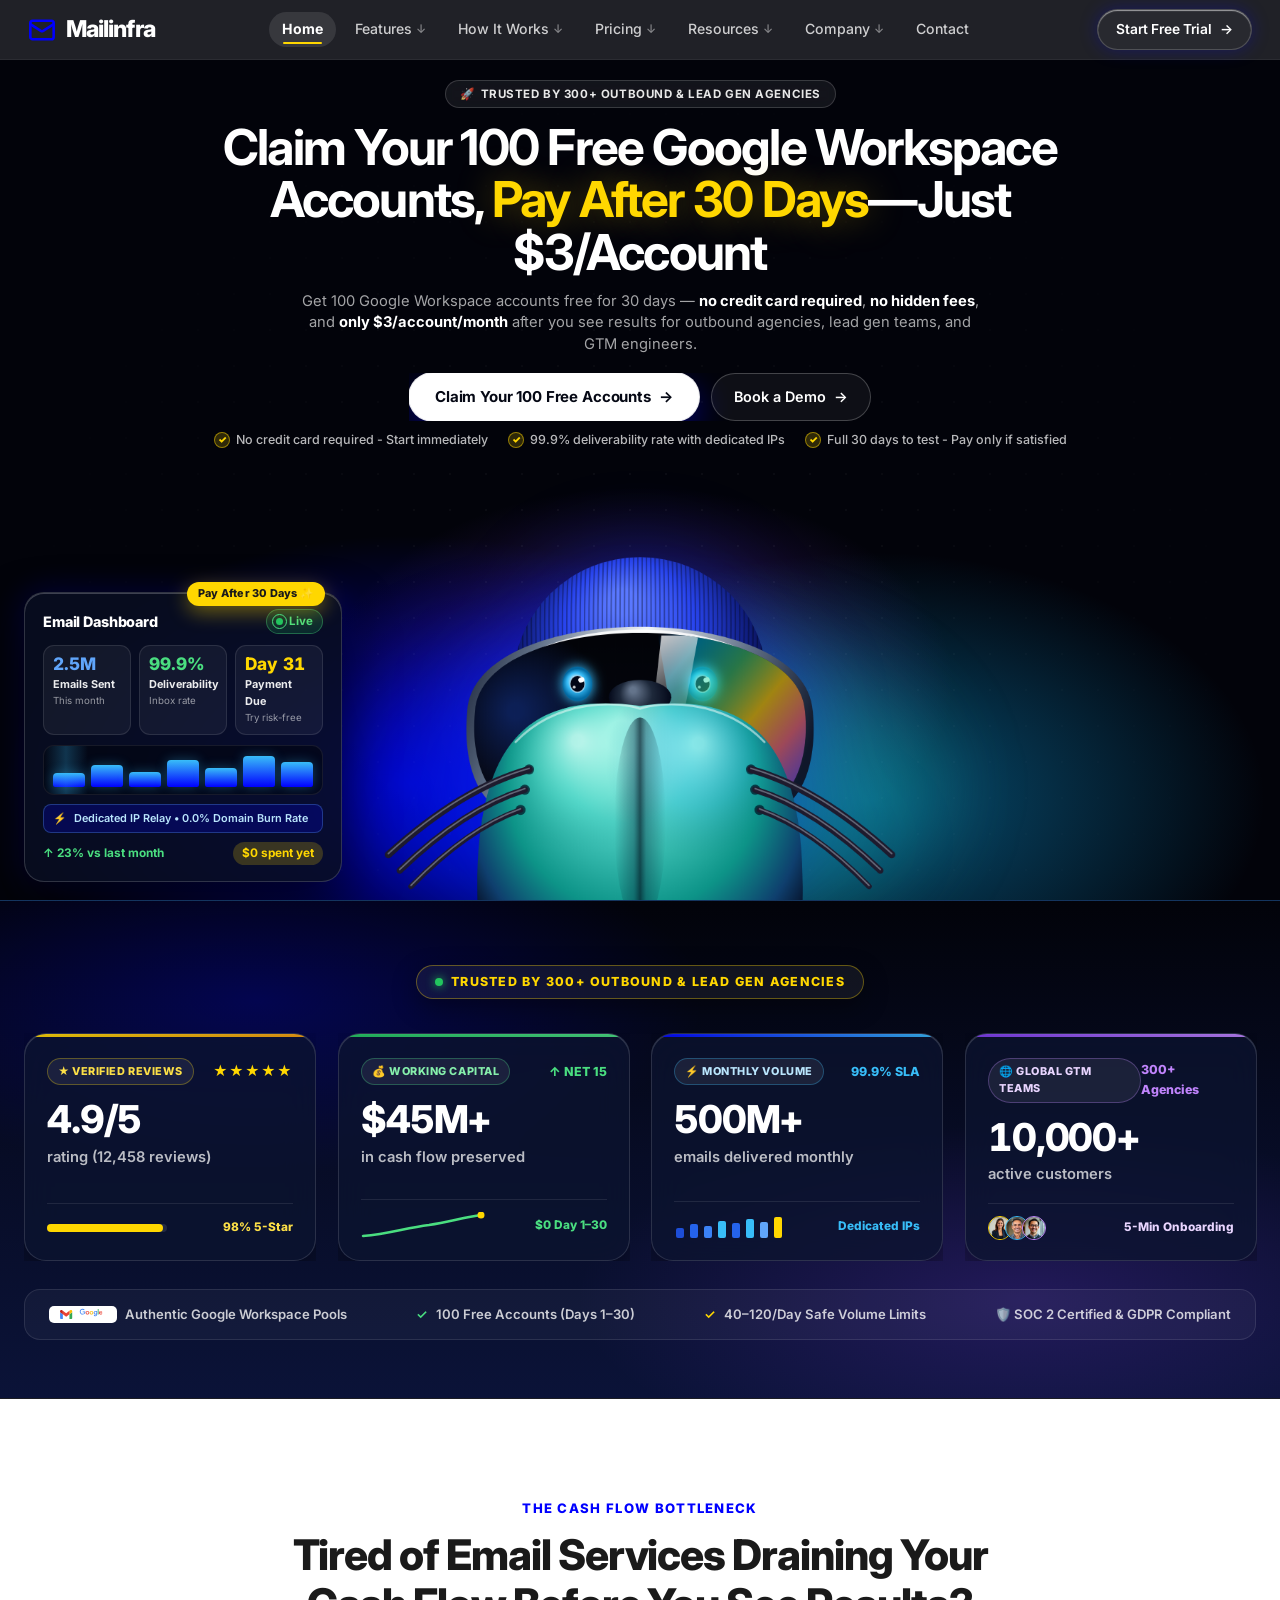
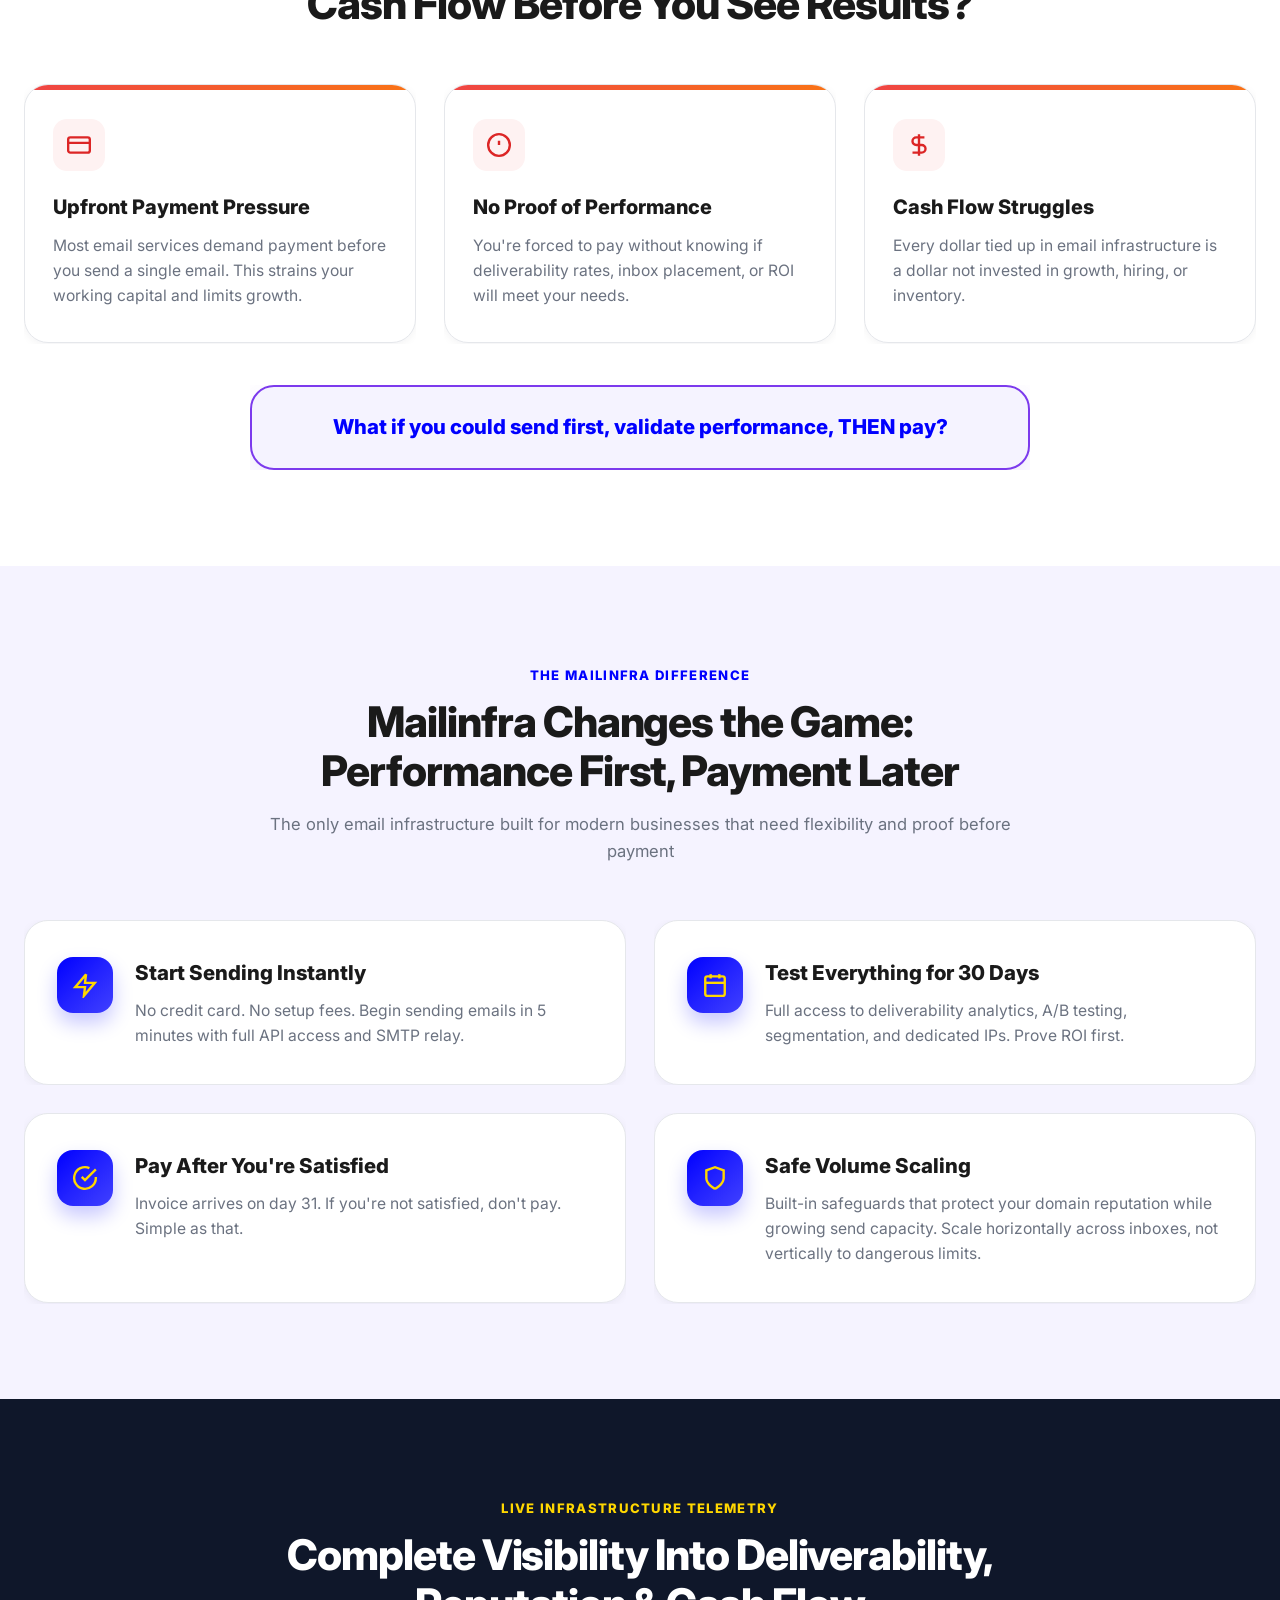
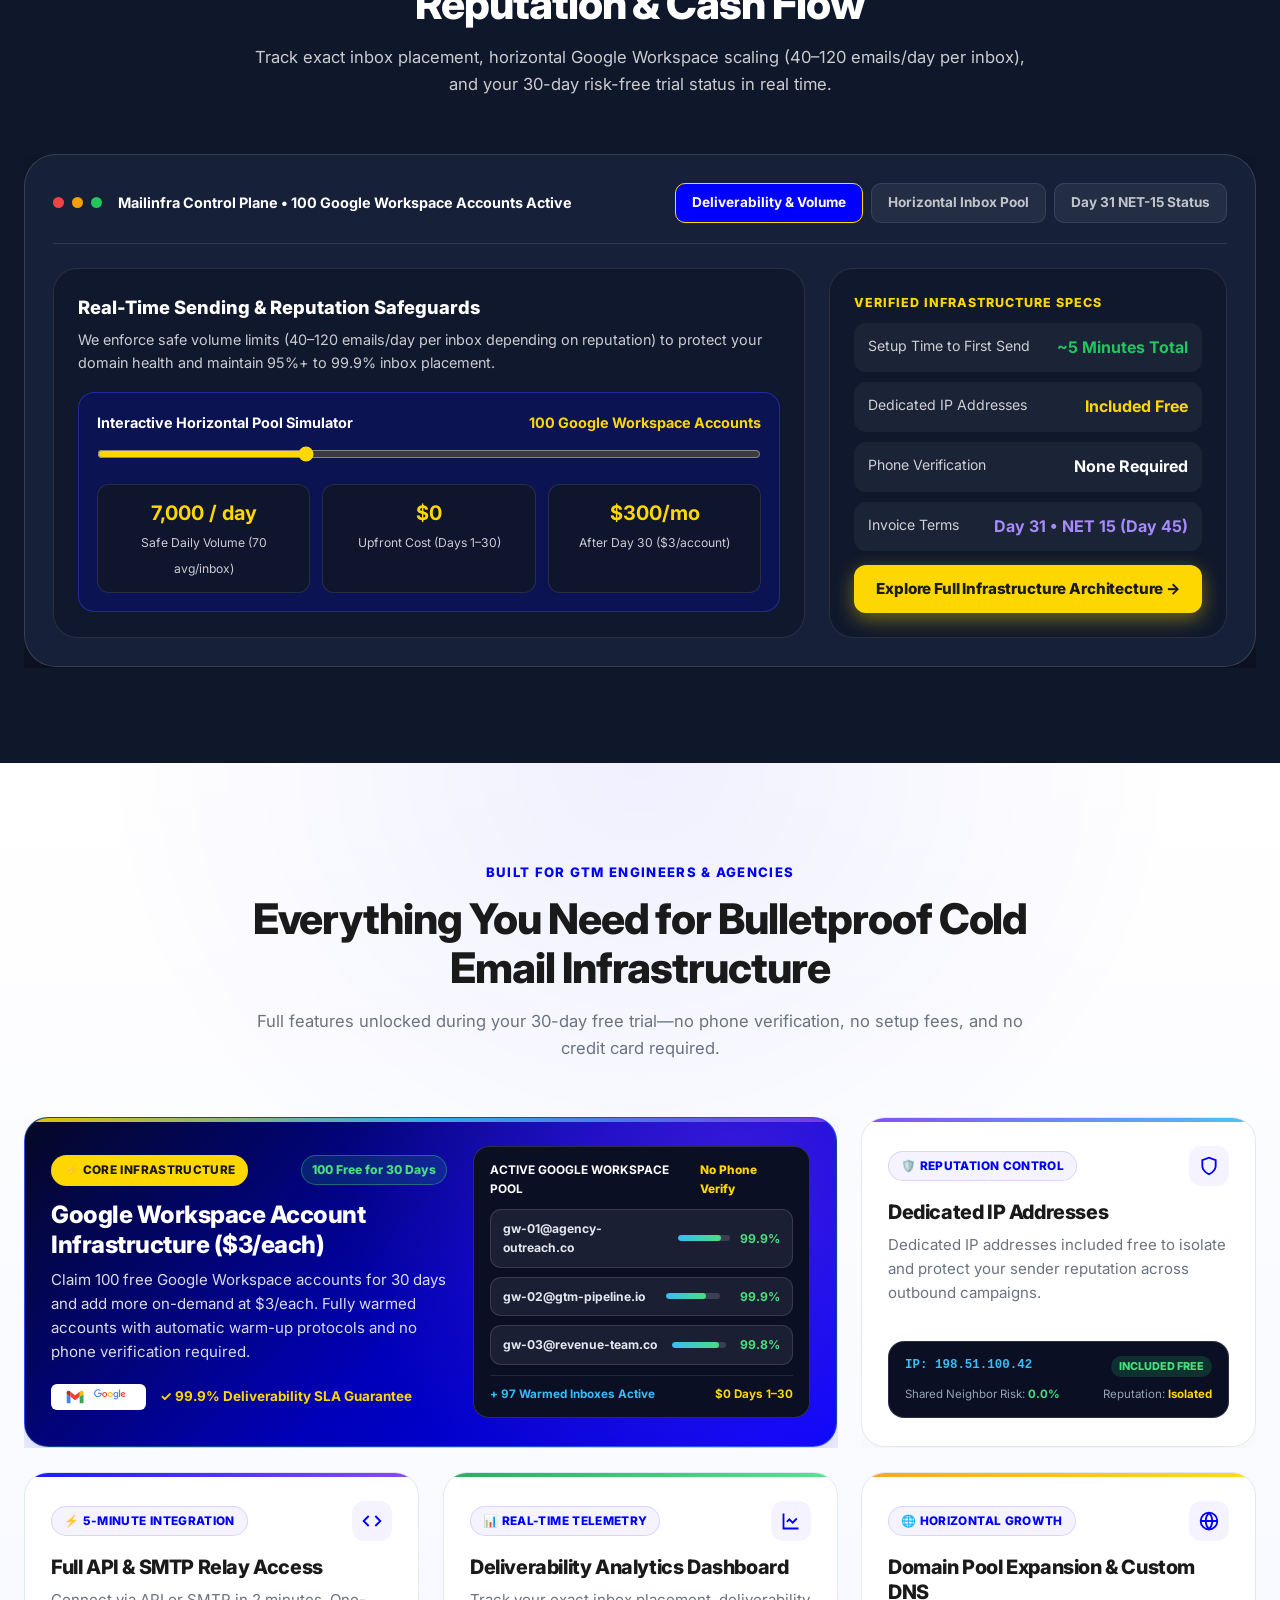
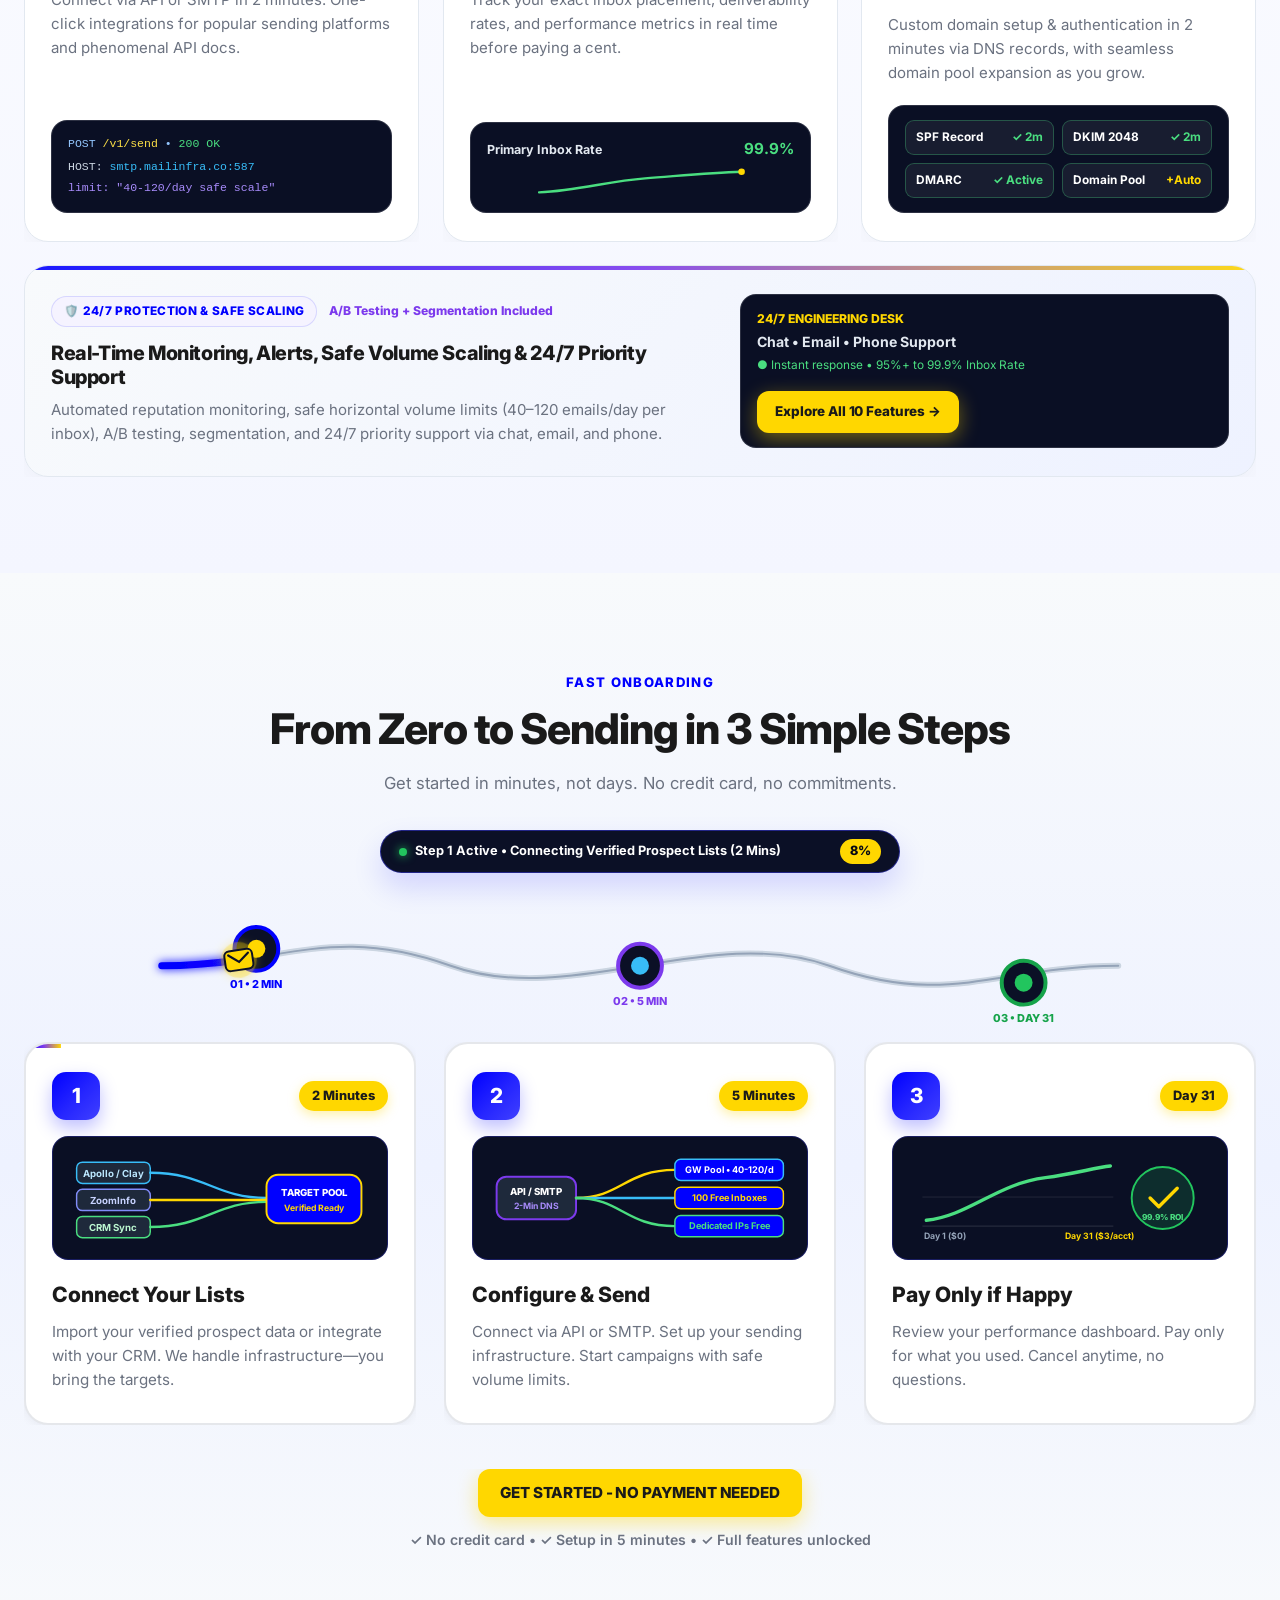
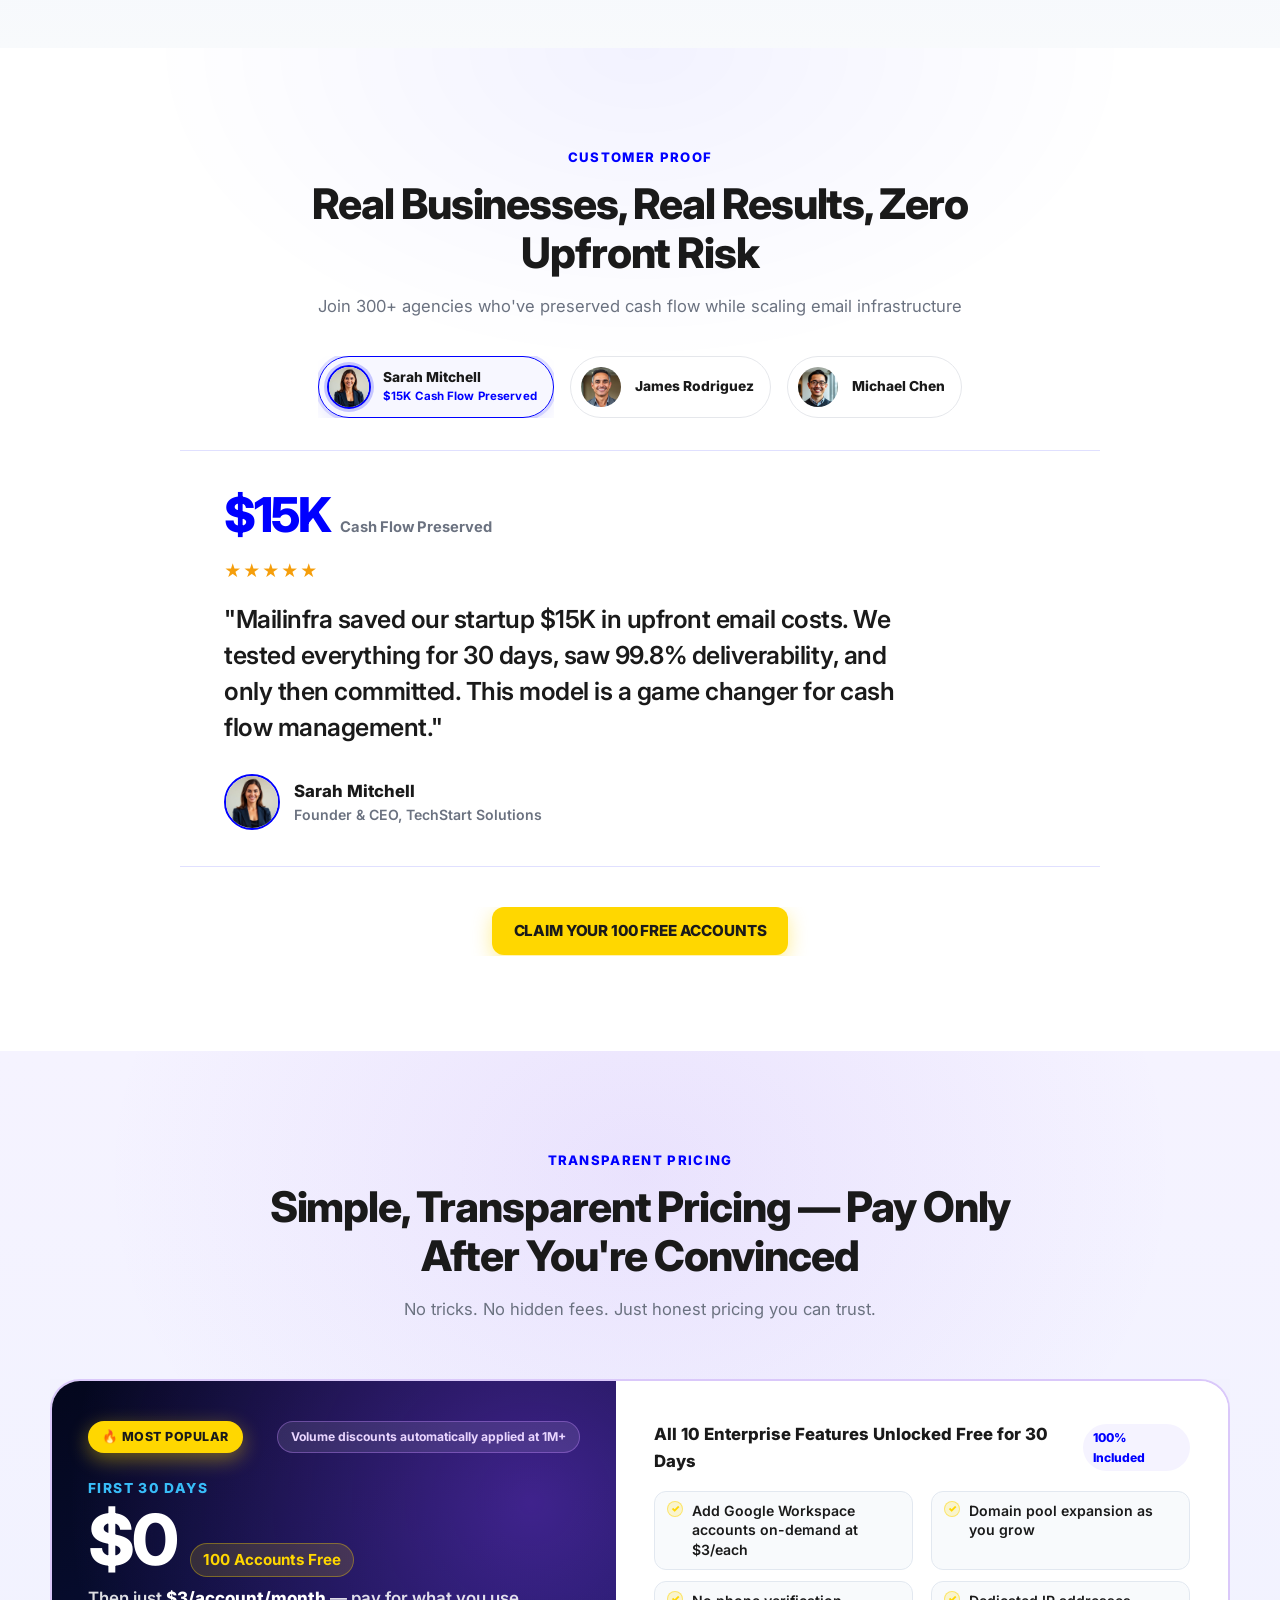
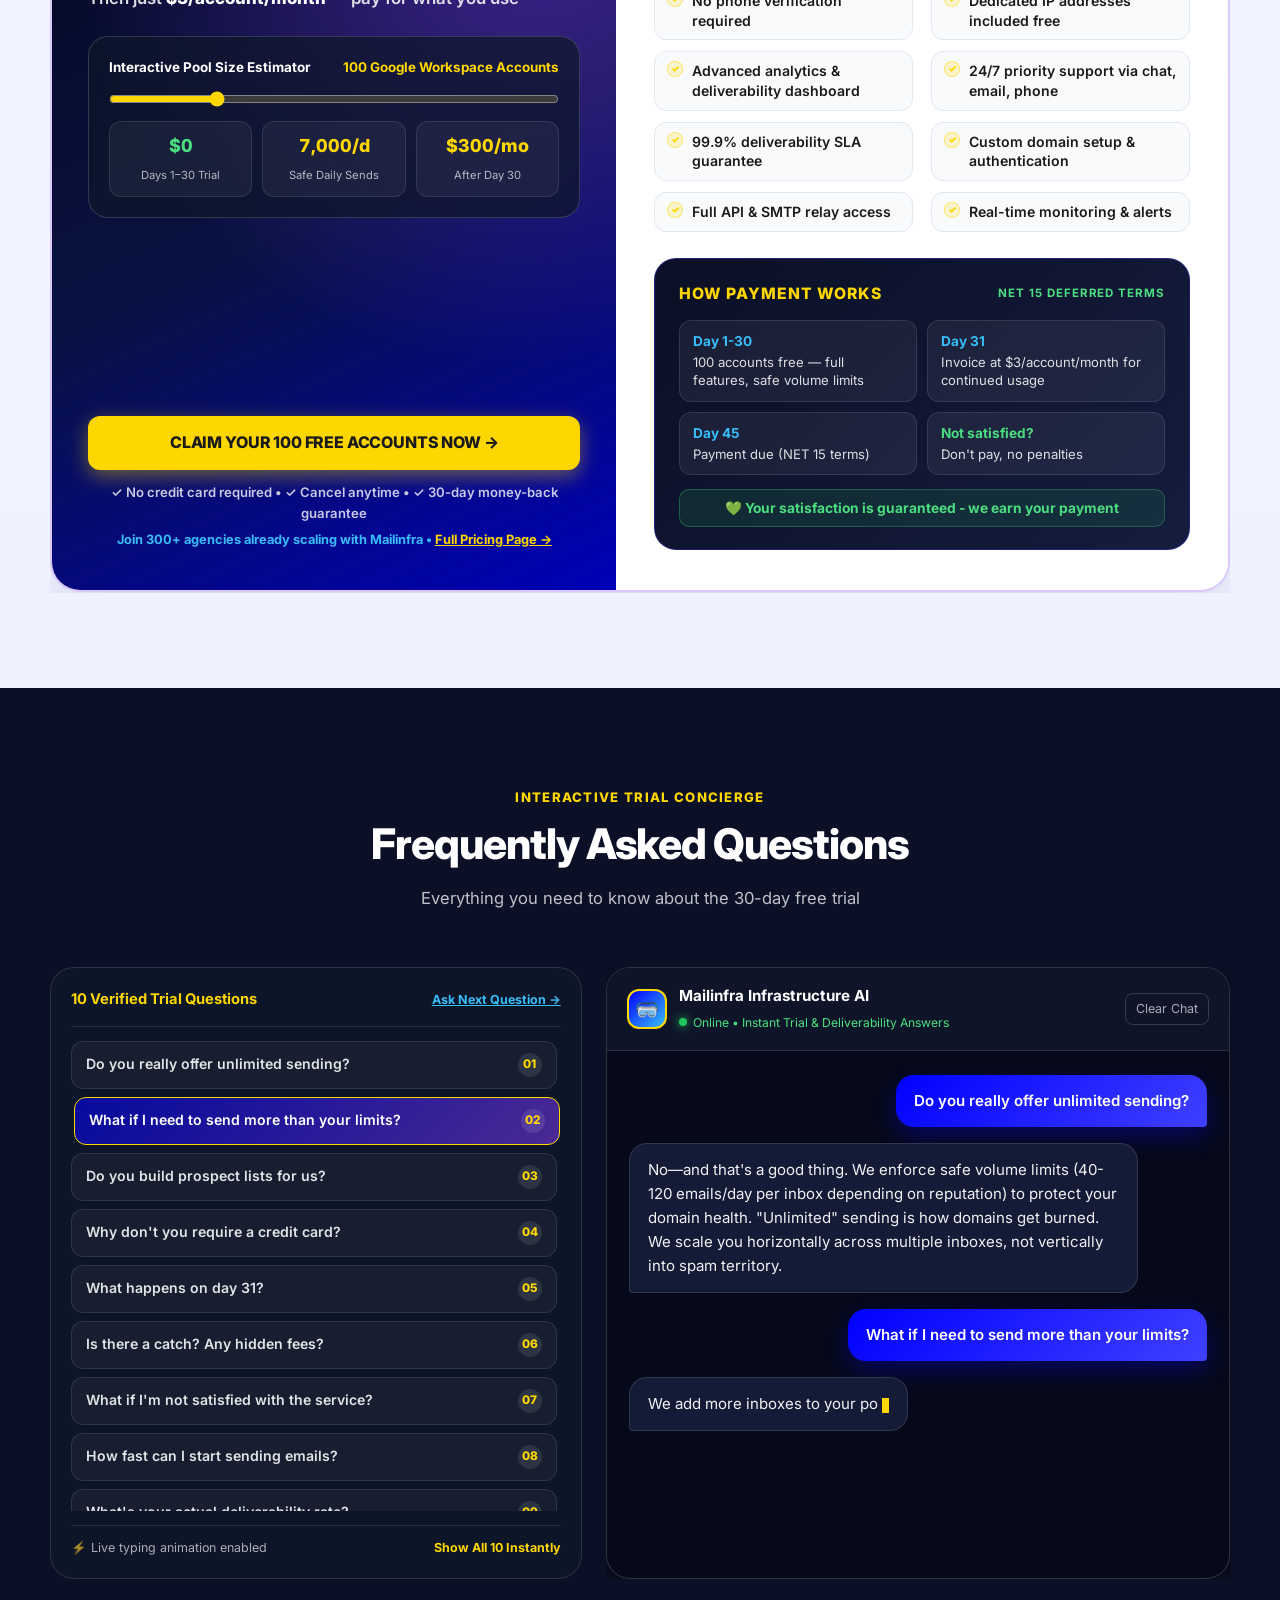
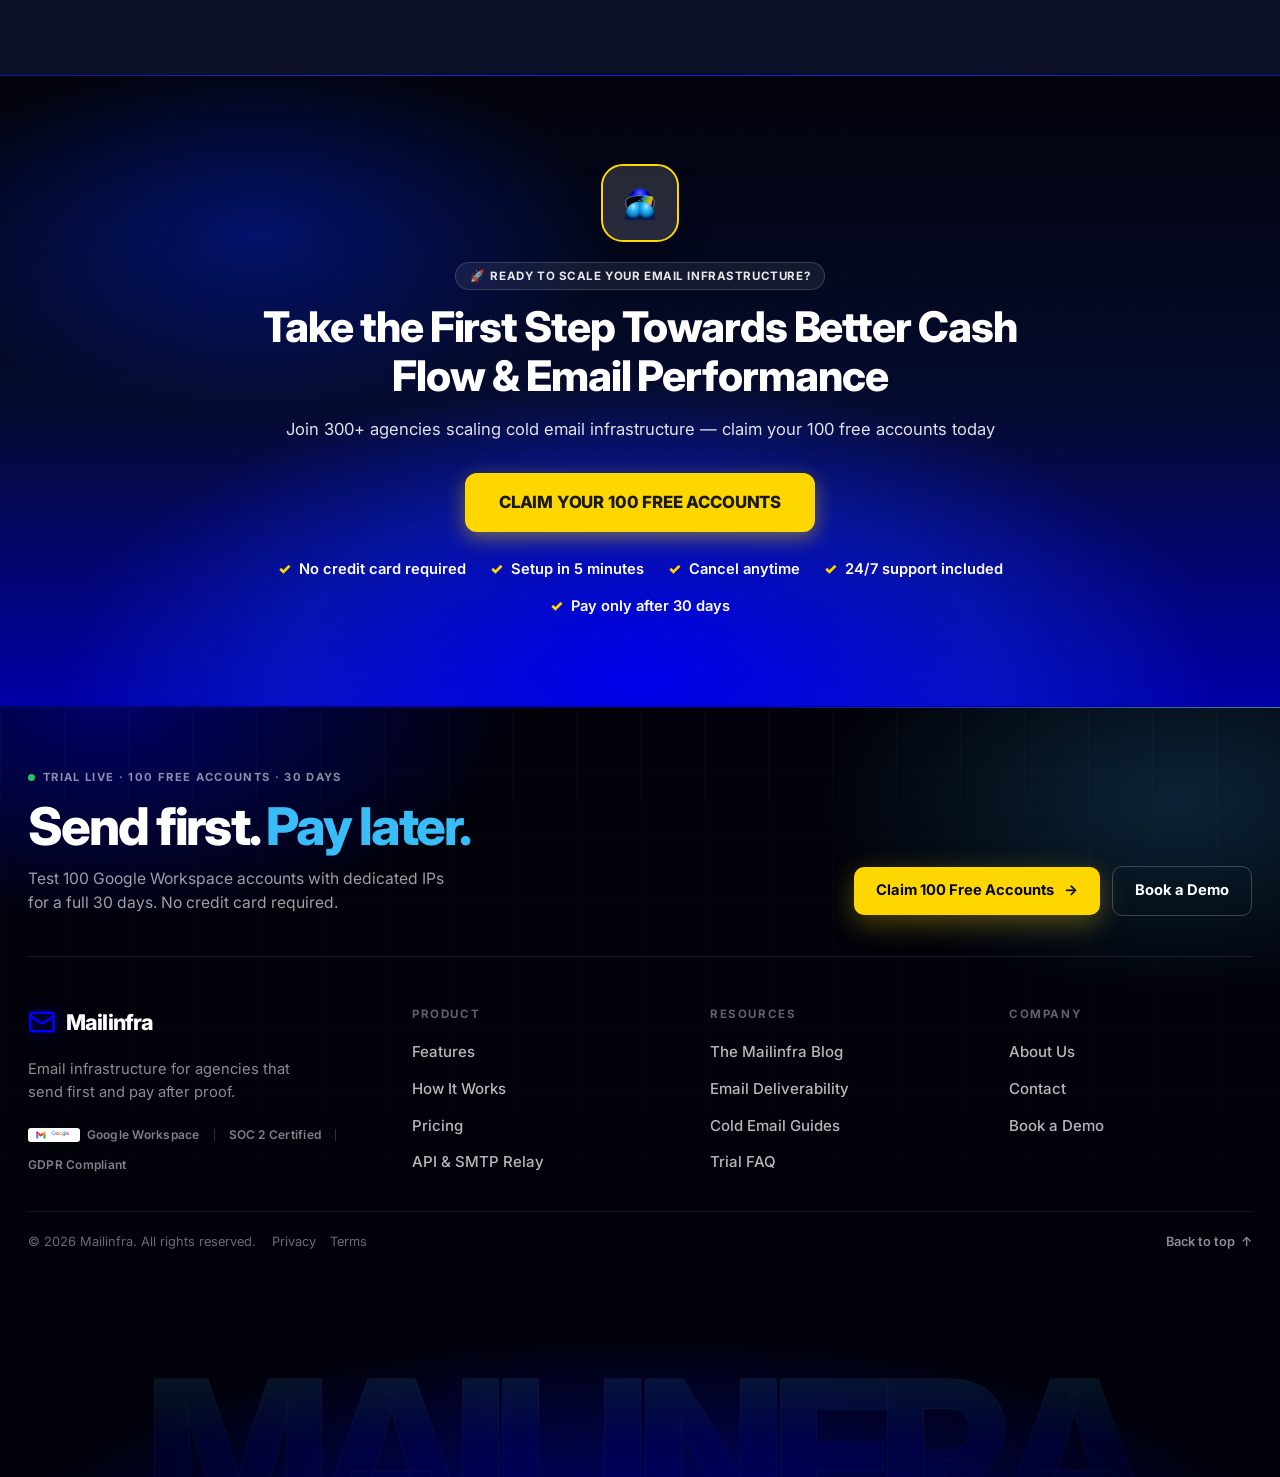
<file: index.html>
<!DOCTYPE html>
<html lang="en">
<head>
  <meta charset="UTF-8">
  <meta name="viewport" content="width=device-width, initial-scale=1.0">
  <title>Mailinfra — Claim Your 100 Free Google Workspace Accounts, Pay After 30 Days</title>
  <meta name="description" content="Get 100 Google Workspace accounts free for 30 days. No credit card required. No hidden fees. Only $3/account/month after you see results. 99.9% deliverability rate with dedicated IPs.">
  <meta name="theme-color" content="#0000FF">
  <link rel="icon" href="assets/logo/favicon.svg" type="image/svg+xml">
  <link rel="alternate icon" href="assets/logo/favicon.ico">
  <link rel="preconnect" href="https://fonts.googleapis.com">
  <link rel="preconnect" href="https://fonts.gstatic.com" crossorigin>
  <link href="https://fonts.googleapis.com/css2?family=Inter:wght@400;500;600;700;800&display=swap" rel="stylesheet">
  <link rel="stylesheet" href="assets/css/scroll-motion.css">
  <style>
    @font-face {
      font-family: 'InterLocal';
      src: url('assets/fonts/inter-var.woff2') format('woff2');
      font-weight: 100 900;
      font-display: swap;
    }

    :root {
      /* Original Mailinfra Brand Palette */
      --brand-primary: #0000FF;
      --brand-primary-secondary: #4040FF;
      --brand-primary-deep: #070A29;
      --brand-accent: #FFD700;
      --brand-accent-hover: #FFC700;
      --brand-purple: #7C3AED;
      --brand-purple-deep: #5B21B6;
      --bg-main: #FFFFFF;
      --bg-secondary: #F5F3FF;
      --bg-neutral: #F8F9FA;
      --bg-footer: #0F172A;
      --text-primary: #1A1A1A;
      --text-secondary: #6B7280;
      --text-on-dark: #FFFFFF;
      --text-muted-dark: rgba(255, 255, 255, 0.78);
      --border-subtle: #E5E7EB;
      --border-purple: #7C3AED;
      --status-green: #22C55E;
      --status-green-dark: #16A34A;
      --status-green-bg: #DCFCE7;

      /* Original Gradients */
      --grad-primary: linear-gradient(135deg, #0000FF 0%, #2424FF 52%, #4040FF 100%);
      --grad-hero-mesh: radial-gradient(circle at 82% 28%, rgba(124, 58, 237, 0.42) 0%, transparent 48%),
                        radial-gradient(circle at 18% 80%, rgba(255, 215, 0, 0.18) 0%, transparent 42%),
                        linear-gradient(135deg, #0000D6 0%, #0000FF 48%, #4040FF 100%);
      --grad-purple: linear-gradient(135deg, #7C3AED 0%, #5B21B6 100%);
      --grad-gold: linear-gradient(135deg, #FFE34D 0%, #FFD700 60%, #FFC700 100%);

      /* Shadows & Radii */
      --shadow-sm: 0 2px 8px rgba(15, 23, 42, 0.05);
      --shadow-md: 0 10px 30px -6px rgba(15, 23, 42, 0.08);
      --shadow-xl: 0 24px 48px -12px rgba(0, 0, 255, 0.14);
      --shadow-2xl: 0 32px 64px -16px rgba(15, 23, 42, 0.28);
      --shadow-gold: 0 6px 20px rgba(255, 215, 0, 0.42);
      --shadow-gold-hover: 0 12px 28px rgba(255, 215, 0, 0.58);
      --radius-md: 12px;
      --radius-lg: 16px;
      --radius-xl: 24px;
      --radius-2xl: 32px;
      --container-max: 1280px;
    }

    @media (prefers-reduced-motion: no-preference) {
      @view-transition {
        navigation: auto;
      }
      ::view-transition-old(root) {
        animation: 0.28s cubic-bezier(0.4, 0, 0.2, 1) both vt-fade-out;
      }
      ::view-transition-new(root) {
        animation: 0.34s cubic-bezier(0.16, 1, 0.3, 1) both vt-fade-in;
      }
    }

    @keyframes vt-fade-out {
      to { opacity: 0; transform: translateY(-8px); }
    }
    @keyframes vt-fade-in {
      from { opacity: 0; transform: translateY(10px); }
    }

    *, *::before, *::after {
      box-sizing: border-box;
      margin: 0;
      padding: 0;
    }

    html {
      scroll-behavior: smooth;
      font-family: 'Inter', 'InterLocal', -apple-system, BlinkMacSystemFont, 'Segoe UI', sans-serif;
      color: var(--text-primary);
      background-color: var(--bg-main);
      -webkit-font-smoothing: antialiased;
      -moz-osx-font-smoothing: grayscale;
      overflow-x: clip;
      max-width: 100%;
    }
    body {
      overflow-x: clip;
      max-width: 100%;
      line-height: 1.6;
      background-color: var(--bg-main);
    }
    main,
    section,
    .container,
    .cf-footer,
    .cf-inner {
      max-width: 100%;
      overflow-x: clip;
    }

    a {
      color: inherit;
      text-decoration: none;
    }

    img, svg {
      max-width: 100%;
      display: block;
    }

    button {
      font: inherit;
      cursor: pointer;
      border: none;
      background: none;
    }

    /* Accessibility Focus States */
    :focus-visible {
      outline: 3px solid var(--brand-accent);
      outline-offset: 3px;
    }

    .skip-link {
      position: absolute;
      top: -100px;
      left: 16px;
      background: var(--brand-accent);
      color: var(--text-primary);
      font-weight: 800;
      padding: 10px 18px;
      border-radius: var(--radius-md);
      z-index: 9999;
      transition: top 0.2s;
    }
    .skip-link:focus {
      top: 12px;
    }

    /* Scroll Progress Indicator */
    .scroll-progress {
      position: fixed;
      top: 0;
      left: 0;
      width: 100%;
      height: 3px;
      background: linear-gradient(90deg, var(--brand-accent), var(--brand-purple), var(--brand-primary));
      transform-origin: 0 50%;
      transform: scaleX(0);
      z-index: 2000;
      pointer-events: none;
    }

    .container {
      width: 100%;
      max-width: var(--container-max);
      margin-inline: auto;
      padding-inline: 24px;
    }

    /* 1. SEAMLESS DARK WALRUS-STYLE NAVIGATION (FLUSH AT TOP OF VIEWPORT) */
    .announcement-bar {
      display: none;
    }

    .site-header {
      position: sticky;
      top: 0;
      z-index: 1000;
      height: 60px;
      background: rgba(2, 3, 10, 0.88);
      backdrop-filter: blur(20px);
      -webkit-backdrop-filter: blur(20px);
      border-bottom: 1px solid rgba(255, 255, 255, 0.05);
      transition: background-color 0.25s, box-shadow 0.25s, border-color 0.25s;
    }
    .site-header.is-scrolled {
      background: rgba(2, 4, 12, 0.96);
      border-bottom-color: rgba(255, 255, 255, 0.12);
      box-shadow: 0 14px 34px -10px rgba(0, 0, 0, 0.65);
    }
    .header-inner {
      max-width: var(--container-max);
      height: 100%;
      margin: 0 auto;
      padding: 0 28px;
      display: flex;
      align-items: center;
      justify-content: space-between;
      gap: 20px;
    }
    .site-logo {
      display: inline-flex;
      align-items: center;
      gap: 10px;
      font-size: 1.45rem;
      font-weight: 800;
      letter-spacing: -0.04em;
      color: #FFFFFF;
      flex-shrink: 0;
    }
    .site-logo svg {
      width: 28px;
      height: 28px;
      color: var(--brand-primary);
      transition: transform 0.25s cubic-bezier(0.34, 1.56, 0.64, 1);
    }
    .site-logo:hover svg {
      transform: scale(1.1) rotate(-4deg);
    }

    .site-nav {
      display: flex;
      align-items: center;
      gap: 14px;
    }
    .site-menu {
      list-style: none;
      display: flex;
      align-items: center;
      gap: 6px;
    }
    .site-menu a {
      display: inline-flex;
      align-items: center;
      gap: 4px;
      padding: 6px 13px;
      border-radius: 999px;
      font-size: 0.88rem;
      font-weight: 500;
      color: rgba(255, 255, 255, 0.78);
      position: relative;
      transition: color 0.2s, background-color 0.2s;
    }
    .site-menu a .nav-arrow {
      font-size: 0.74rem;
      opacity: 0.6;
      transition: transform 0.2s, opacity 0.2s;
    }
    .site-menu a:hover {
      color: #FFFFFF;
      background: rgba(255, 255, 255, 0.08);
    }
    .site-menu a:hover .nav-arrow {
      transform: translateY(2px);
      opacity: 1;
    }
    .site-menu a[aria-current="page"] {
      color: #FFFFFF;
      font-weight: 700;
      background: rgba(255, 255, 255, 0.1);
    }
    .site-menu a[aria-current="page"]::after {
      content: "";
      position: absolute;
      bottom: 3px;
      left: 14px;
      right: 14px;
      height: 2px;
      border-radius: 2px;
      background: var(--brand-accent);
    }

    .header-actions {
      display: flex;
      align-items: center;
      gap: 12px;
    }

    /* Rim-Lit Dark Pill Button (Walrus Header Style) */
    .btn-header-pill {
      display: inline-flex;
      align-items: center;
      gap: 8px;
      padding: 8px 18px;
      border-radius: 999px;
      background: rgba(255, 255, 255, 0.04);
      color: #FFFFFF;
      font-size: 0.86rem;
      font-weight: 600;
      border: 1px solid rgba(255, 255, 255, 0.18);
      box-shadow: inset 0 1px 1px rgba(255, 255, 255, 0.55), 0 0 18px rgba(0, 0, 255, 0.25);
      transition: all 0.22s ease;
    }
    .btn-header-pill:hover {
      background: rgba(255, 255, 255, 0.12);
      border-color: var(--brand-accent);
      box-shadow: inset 0 1px 2px var(--brand-accent), 0 0 24px rgba(255, 215, 0, 0.35);
      transform: translateY(-1px);
    }

    .btn {
      display: inline-flex;
      align-items: center;
      justify-content: center;
      gap: 10px;
      min-height: 46px;
      padding: 12px 22px;
      border-radius: var(--radius-md);
      font-weight: 800;
      font-size: 0.95rem;
      letter-spacing: -0.01em;
      transition: transform 0.22s cubic-bezier(0.34, 1.56, 0.64, 1), box-shadow 0.22s, background-color 0.2s, border-color 0.2s;
      cursor: pointer;
      white-space: nowrap;
    }
    .btn-gold {
      background: var(--brand-accent);
      color: var(--text-primary);
      box-shadow: var(--shadow-gold);
    }
    .btn-gold:hover {
      background: var(--brand-accent-hover);
      transform: translateY(-2px);
      box-shadow: var(--shadow-gold-hover);
    }
    .btn-ghost-white {
      border: 1.5px solid rgba(255, 255, 255, 0.26);
      background: rgba(255, 255, 255, 0.05);
      color: var(--text-on-dark);
      backdrop-filter: blur(8px);
    }
    .btn-ghost-white:hover {
      background: rgba(255, 255, 255, 0.14);
      border-color: rgba(255, 255, 255, 0.65);
      transform: translateY(-2px);
    }
    .btn-blue {
      background: var(--grad-primary);
      color: var(--text-on-dark);
      box-shadow: 0 10px 24px rgba(0, 0, 255, 0.28);
    }
    .btn-blue:hover {
      transform: translateY(-2px);
      box-shadow: 0 16px 32px rgba(0, 0, 255, 0.38);
    }

    .menu-toggle {
      display: none;
      align-items: center;
      gap: 8px;
      padding: 7px 12px;
      border-radius: 10px;
      border: 1px solid rgba(255, 255, 255, 0.22);
      background: rgba(255, 255, 255, 0.08);
      color: #FFFFFF;
      font-weight: 700;
      font-size: 0.86rem;
    }

    /* 2. SINGLE-SCREEN (100DVH) WALRUS-STYLE HERO WITH BOTTOM-PEEKING 3D VISOR MASCOT */
    .hero-section {
      position: relative;
      background-color: #02030A;
      background-image:
        radial-gradient(ellipse 45% 42% at 32% 86%, rgba(0, 0, 255, 0.64) 0%, transparent 70%),
        radial-gradient(ellipse 44% 42% at 68% 88%, rgba(14, 165, 233, 0.48) 0%, transparent 70%),
        radial-gradient(ellipse 36% 34% at 50% 74%, rgba(124, 58, 237, 0.44) 0%, transparent 68%);
      color: var(--text-on-dark);
      height: calc(100vh - 60px);
      height: calc(100dvh - 60px);
      min-height: 520px;
      max-height: 960px;
      padding: clamp(10px, 2.2vh, 26px) 0 0;
      overflow: hidden;
      display: flex;
      flex-direction: column;
      justify-content: space-between;
    }
    .hero-grid-bg {
      position: absolute;
      inset: 0;
      background-image:
        radial-gradient(rgba(255, 255, 255, 0.09) 1px, transparent 1px);
      background-size: 36px 36px;
      mask-image: radial-gradient(ellipse at 50% 65%, black 15%, transparent 72%);
      opacity: 0.45;
      pointer-events: none;
    }
    .hero-center-stack {
      position: relative;
      z-index: 5;
      max-width: 920px;
      margin: 0 auto;
      text-align: center;
      display: flex;
      flex-direction: column;
      align-items: center;
      flex-shrink: 0;
    }
    .hero-badge {
      display: inline-flex;
      align-items: center;
      gap: 6px;
      padding: 4px 14px;
      border-radius: 999px;
      background: rgba(255, 255, 255, 0.07);
      border: 1px solid rgba(255, 255, 255, 0.16);
      backdrop-filter: blur(10px);
      font-size: 0.72rem;
      font-weight: 700;
      letter-spacing: 0.05em;
      color: rgba(255, 255, 255, 0.9);
      margin-bottom: clamp(8px, 1.4vh, 14px);
    }
    .hero-title {
      font-size: clamp(1.85rem, min(4.1vw, 5.5vh), 3.65rem);
      font-weight: 700;
      line-height: 1.06;
      letter-spacing: -0.036em;
      color: #FFFFFF;
      margin-bottom: clamp(8px, 1.4vh, 14px);
      max-width: 880px;
    }
    .hero-title-short { display: none; }
    .hero-title-full { display: inline; }
    .hero-highlight {
      color: var(--brand-accent);
      text-shadow: 0 0 36px rgba(255, 215, 0, 0.35);
    }
    .hero-sub-1 {
      font-size: clamp(0.88rem, min(1.15vw, 1.95vh), 1.08rem);
      color: rgba(255, 255, 255, 0.64);
      font-weight: 400;
      line-height: 1.45;
      margin-bottom: clamp(10px, 2vh, 18px);
      max-width: 680px;
    }
    .hero-sub-1 strong {
      color: #FFFFFF;
      font-weight: 700;
    }
    .hero-ctas {
      display: flex;
      flex-wrap: wrap;
      align-items: center;
      justify-content: center;
      gap: 12px;
      margin-bottom: clamp(6px, 1vh, 10px);
    }
    /* High-Contrast Pill Primary CTA matching Walrus "Start building ->" */
    .btn-walrus-pill {
      display: inline-flex;
      align-items: center;
      justify-content: center;
      gap: 8px;
      min-height: clamp(40px, 5.6vh, 48px);
      padding: 8px 26px;
      border-radius: 999px;
      background: #FFFFFF;
      color: #050814;
      font-weight: 700;
      font-size: 0.94rem;
      letter-spacing: -0.01em;
      box-shadow: 0 0 0 1px rgba(255, 255, 255, 0.9), 0 12px 32px rgba(0, 0, 255, 0.42);
      transition: transform 0.22s cubic-bezier(0.34, 1.56, 0.64, 1), background-color 0.2s, box-shadow 0.22s;
    }
    .btn-walrus-pill:hover {
      background: var(--brand-accent);
      color: #050814;
      transform: translateY(-2px) scale(1.02);
      box-shadow: 0 16px 40px rgba(255, 215, 0, 0.48);
    }
    .btn-walrus-secondary {
      display: inline-flex;
      align-items: center;
      justify-content: center;
      gap: 8px;
      min-height: clamp(40px, 5.6vh, 48px);
      padding: 8px 22px;
      border-radius: 999px;
      border: 1px solid rgba(255, 255, 255, 0.22);
      background: rgba(255, 255, 255, 0.05);
      color: #FFFFFF;
      font-weight: 600;
      font-size: 0.9rem;
      backdrop-filter: blur(10px);
      transition: all 0.22s ease;
    }
    .btn-walrus-secondary:hover {
      background: rgba(255, 255, 255, 0.14);
      border-color: rgba(255, 255, 255, 0.5);
      transform: translateY(-2px);
    }
    .hero-checks {
      list-style: none;
      display: flex;
      flex-wrap: wrap;
      justify-content: center;
      gap: 6px 20px;
      color: rgba(255, 255, 255, 0.72);
      font-size: 0.78rem;
      font-weight: 500;
    }
    .hero-checks li {
      display: inline-flex;
      align-items: center;
      gap: 6px;
    }
    .check-circle {
      width: 16px;
      height: 16px;
      border-radius: 50%;
      background: rgba(255, 215, 0, 0.18);
      color: var(--brand-accent);
      border: 1px solid rgba(255, 215, 0, 0.5);
      display: inline-flex;
      align-items: center;
      justify-content: center;
      font-weight: 900;
      font-size: 0.62rem;
      flex-shrink: 0;
    }

    /* BOTTOM CENTER STAGE: 3D VISOR MASCOT + ANIMATING EMAIL DASHBOARD */
    .hero-visual-stage {
      position: relative;
      width: 100%;
      max-width: 1280px;
      flex: 1;
      min-height: 0;
      margin: 0 auto;
      display: flex;
      align-items: flex-end;
      justify-content: center;
      perspective: 1400px;
    }

    /* Animating Email Dashboard Card in Hero Section */
    .hero-dashboard-card {
      position: absolute;
      left: 24px;
      bottom: 18px;
      width: 318px;
      background: rgba(9, 14, 34, 0.86);
      backdrop-filter: blur(20px);
      -webkit-backdrop-filter: blur(20px);
      color: #FFFFFF;
      border-radius: 20px;
      padding: 16px 18px;
      box-shadow:
        0 24px 52px rgba(0, 0, 0, 0.68),
        0 0 32px rgba(0, 0, 255, 0.24),
        inset 0 1px 0 rgba(255, 255, 255, 0.22);
      border: 1px solid rgba(255, 255, 255, 0.16);
      z-index: 6;
      transform-style: preserve-3d;
      transition: transform 0.35s cubic-bezier(0.16, 1, 0.3, 1), border-color 0.3s ease, box-shadow 0.3s ease;
    }
    @media (prefers-reduced-motion: no-preference) {
      .hero-dashboard-card {
        animation: dash-float 4.8s ease-in-out infinite;
      }
    }
    @keyframes dash-float {
      0%, 100% { transform: translateY(0px) rotateY(7deg) rotateX(2deg); }
      50% { transform: translateY(-7px) rotateY(4deg) rotateX(1deg); }
    }
    .hero-dashboard-card:hover {
      border-color: var(--brand-accent);
      box-shadow:
        0 28px 60px rgba(0, 0, 0, 0.78),
        0 0 40px rgba(255, 215, 0, 0.28);
    }
    .dash-floating-pill {
      position: absolute;
      top: -11px;
      right: 16px;
      background: var(--brand-accent);
      color: var(--text-primary);
      font-weight: 800;
      font-size: 0.68rem;
      padding: 3px 11px;
      border-radius: 999px;
      box-shadow: var(--shadow-gold);
      letter-spacing: 0.02em;
    }
    .dash-header {
      display: flex;
      align-items: center;
      justify-content: space-between;
      margin-bottom: 11px;
    }
    .dash-title {
      font-weight: 800;
      font-size: 0.9rem;
      color: #FFFFFF;
      letter-spacing: -0.01em;
    }
    .dash-live {
      display: inline-flex;
      align-items: center;
      gap: 6px;
      font-size: 0.72rem;
      font-weight: 700;
      color: #4ADE80;
      background: rgba(34, 197, 94, 0.16);
      border: 1px solid rgba(74, 222, 128, 0.35);
      padding: 2px 9px;
      border-radius: 999px;
    }
    .live-ping {
      position: relative;
      width: 7px;
      height: 7px;
      border-radius: 50%;
      background: #22C55E;
    }
    @media (prefers-reduced-motion: no-preference) {
      .live-ping::after {
        content: "";
        position: absolute;
        inset: -4px;
        border-radius: 50%;
        border: 1.5px solid #4ADE80;
        animation: sonar-ping 1.6s cubic-bezier(0, 0, 0.2, 1) infinite;
      }
    }
    @keyframes sonar-ping {
      0% { transform: scale(0.6); opacity: 1; }
      100% { transform: scale(2); opacity: 0; }
    }
    .dash-kpis {
      display: grid;
      grid-template-columns: repeat(3, 1fr);
      gap: 8px;
      margin-bottom: 10px;
    }
    .dash-kpi {
      background: rgba(255, 255, 255, 0.05);
      border: 1px solid rgba(255, 255, 255, 0.1);
      border-radius: 11px;
      padding: 8px 9px;
      position: relative;
      overflow: hidden;
    }
    .dash-kpi-val {
      font-size: 1.08rem;
      font-weight: 800;
      line-height: 1.15;
      font-variant-numeric: tabular-nums;
    }
    .dash-kpi-val.blue { color: #60A5FA; }
    .dash-kpi-val.green { color: #4ADE80; }
    .dash-kpi-val.purple { color: var(--brand-accent); }
    .dash-kpi-label {
      font-size: 0.68rem;
      font-weight: 700;
      color: rgba(255, 255, 255, 0.92);
      margin-top: 2px;
    }
    .dash-kpi-sub {
      font-size: 0.61rem;
      color: rgba(255, 255, 255, 0.56);
    }
    .dash-bars {
      position: relative;
      height: 50px;
      display: grid;
      grid-template-columns: repeat(7, 1fr);
      align-items: end;
      gap: 6px;
      padding: 7px 9px;
      background: rgba(2, 4, 14, 0.58);
      border: 1px solid rgba(255, 255, 255, 0.08);
      border-radius: 11px;
      margin-bottom: 9px;
      overflow: hidden;
    }
    .dash-bar {
      width: 100%;
      height: var(--bar-h, 60%);
      background: linear-gradient(to top, #0000FF, #38BDF8);
      border-radius: 4px 4px 2px 2px;
      box-shadow: 0 0 12px rgba(56, 189, 248, 0.32);
      transform-origin: bottom;
    }
    @media (prefers-reduced-motion: no-preference) {
      .dash-bar {
        animation: bar-pulse 2.6s ease-in-out infinite;
        animation-delay: var(--bar-delay, 0s);
      }
      .dash-bars::after {
        content: "";
        position: absolute;
        top: 0;
        bottom: 0;
        width: 44px;
        background: linear-gradient(90deg, transparent, rgba(56, 189, 248, 0.25), transparent);
        animation: chart-scan 3.2s linear infinite;
        pointer-events: none;
      }
    }
    @keyframes bar-pulse {
      0%, 100% { transform: scaleY(0.88); filter: brightness(0.95); }
      50% { transform: scaleY(1.08); filter: brightness(1.3); }
    }
    @keyframes chart-scan {
      0% { left: -50px; }
      100% { left: 105%; }
    }
    .dash-live-ticker {
      display: flex;
      align-items: center;
      gap: 7px;
      background: rgba(0, 0, 255, 0.22);
      border: 1px solid rgba(96, 165, 250, 0.3);
      border-radius: 8px;
      padding: 5px 9px;
      margin-bottom: 9px;
      font-size: 0.68rem;
      font-weight: 600;
      color: #BAE6FD;
      white-space: nowrap;
      overflow: hidden;
      text-overflow: ellipsis;
    }
    .dash-footer {
      display: flex;
      align-items: center;
      justify-content: space-between;
      font-size: 0.74rem;
      font-weight: 700;
    }
    .dash-footer .trend { color: #4ADE80; }
    .dash-footer .spent {
      background: rgba(255, 215, 0, 0.2);
      color: var(--brand-accent);
      padding: 2px 9px;
      border-radius: 999px;
    }

    /* Giant Peeking 3D Mascot Stage */
    .mascot-stage {
      position: relative;
      width: min(640px, 90vw);
      height: 100%;
      max-height: clamp(220px, 46vh, 390px);
      transform-style: preserve-3d;
      display: flex;
      align-items: flex-end;
      justify-content: center;
      z-index: 4;
      cursor: pointer;
      user-select: none;
    }
    .mascot-aura {
      position: absolute;
      bottom: -60px;
      width: 640px;
      height: 340px;
      border-radius: 50%;
      background:
        radial-gradient(circle at 28% 55%, rgba(0, 20, 255, 0.75) 0%, transparent 58%),
        radial-gradient(circle at 72% 58%, rgba(20, 184, 166, 0.55) 0%, transparent 58%),
        radial-gradient(circle at 50% 38%, rgba(99, 102, 241, 0.42) 0%, transparent 62%);
      filter: blur(42px);
      transform: translateZ(-60px) scale(var(--aura-scale, 1));
      transition: transform 0.3s ease;
      pointer-events: none;
    }
    .mascot-rig {
      position: relative;
      width: 100%;
      height: 100%;
      transform-style: preserve-3d;
      transform: rotateX(var(--head-rx, 0deg)) rotateY(var(--head-ry, 0deg));
      display: flex;
      align-items: flex-end;
      justify-content: center;
    }
    .mascot-canvas {
      width: auto;
      height: 100%;
      max-width: 100%;
      display: block;
      filter: drop-shadow(0 -10px 36px rgba(0, 40, 255, 0.28));
    }
    .pulse-dot {
      width: 8px;
      height: 8px;
      border-radius: 50%;
      background: var(--status-green);
      box-shadow: 0 0 10px var(--status-green);
      display: inline-block;
    }

    /* 3. TRUST & SOCIAL PROOF — FUTURISTIC DARK TELEMETRY COMMAND HUB */
    .trust-section {
      position: relative;
      background: linear-gradient(180deg, #02030A 0%, #070C26 52%, #0B1338 100%);
      color: #FFFFFF;
      border-top: 1px solid rgba(56, 189, 248, 0.2);
      border-bottom: 1px solid rgba(255, 255, 255, 0.1);
      padding: 64px 0 58px;
      overflow: hidden;
    }
    .trust-section::before {
      content: "";
      position: absolute;
      inset: 0;
      background:
        radial-gradient(ellipse 50% 50% at 20% 20%, rgba(0, 0, 255, 0.25) 0%, transparent 70%),
        radial-gradient(ellipse 50% 50% at 80% 80%, rgba(124, 58, 237, 0.22) 0%, transparent 70%);
      pointer-events: none;
    }
    .trust-header-wrap {
      position: relative;
      z-index: 2;
      display: flex;
       flex-direction: column;
      align-items: center;
      text-align: center;
      margin-bottom: 34px;
    }
    .trust-eyebrow {
      display: inline-flex;
      align-items: center;
      gap: 8px;
      padding: 6px 18px;
      border-radius: 999px;
      background: rgba(255, 255, 255, 0.06);
      border: 1px solid rgba(255, 215, 0, 0.35);
      font-size: 0.78rem;
      font-weight: 800;
      letter-spacing: 0.1em;
      color: var(--brand-accent);
      text-transform: uppercase;
      box-shadow: 0 8px 24px rgba(0, 0, 0, 0.35);
    }
    .trust-stats-grid {
      position: relative;
      z-index: 2;
      display: grid;
      grid-template-columns: repeat(4, 1fr);
      gap: 22px;
    }
    .trust-stat-card {
      position: relative;
      background: rgba(13, 20, 48, 0.76);
      backdrop-filter: blur(16px);
      -webkit-backdrop-filter: blur(16px);
      border: 1px solid rgba(255, 255, 255, 0.13);
      border-radius: 22px;
      padding: 24px 22px 20px;
      text-align: left;
      box-shadow: 0 20px 44px rgba(0, 0, 0, 0.42), inset 0 1px 0 rgba(255, 255, 255, 0.16);
      transition: transform 0.3s cubic-bezier(0.16, 1, 0.3, 1), border-color 0.3s, box-shadow 0.3s;
      display: flex;
      flex-direction: column;
      justify-content: space-between;
      overflow: hidden;
    }
    .trust-stat-card::before {
      content: "";
      position: absolute;
      top: 0;
      left: 0;
      right: 0;
      height: 3px;
      background: var(--card-accent, linear-gradient(90deg, #0000FF, #38BDF8));
      opacity: 0.85;
    }
    .trust-stat-card:hover {
      transform: translateY(-6px);
      border-color: rgba(56, 189, 248, 0.55);
      box-shadow: 0 28px 56px rgba(0, 0, 0, 0.6), 0 0 32px rgba(0, 40, 255, 0.28);
    }
    .trust-card-top {
      display: flex;
      align-items: center;
      justify-content: space-between;
      margin-bottom: 14px;
    }
    .trust-tag {
      display: inline-flex;
      align-items: center;
      gap: 5px;
      font-size: 0.68rem;
      font-weight: 800;
      letter-spacing: 0.05em;
      text-transform: uppercase;
      padding: 4px 10px;
      border-radius: 999px;
      background: rgba(255, 255, 255, 0.07);
      color: rgba(255, 255, 255, 0.86);
      border: 1px solid rgba(255, 255, 255, 0.12);
    }
    .trust-stat-number {
      font-size: clamp(2.1rem, 3vw, 2.85rem);
      font-weight: 800;
      color: #FFFFFF;
      line-height: 1.05;
      letter-spacing: -0.03em;
      margin-bottom: 6px;
      font-variant-numeric: tabular-nums;
      display: flex;
      align-items: baseline;
      gap: 4px;
    }
    .trust-stat-number .accent-unit {
      color: var(--brand-accent);
      font-size: 0.65em;
    }
    .trust-stat-label {
      font-size: 0.92rem;
      font-weight: 600;
      color: rgba(255, 255, 255, 0.72);
      margin-bottom: 16px;
    }
    .trust-micro-viz {
      padding-top: 12px;
      border-top: 1px solid rgba(255, 255, 255, 0.09);
      display: flex;
      align-items: center;
      justify-content: space-between;
      gap: 10px;
    }
    .trust-compliance-bar {
      position: relative;
      z-index: 2;
      margin-top: 28px;
      padding: 14px 24px;
      border-radius: 16px;
      background: rgba(255, 255, 255, 0.04);
      border: 1px solid rgba(255, 255, 255, 0.1);
      display: flex;
      align-items: center;
      justify-content: space-between;
      flex-wrap: wrap;
      gap: 14px 24px;
      font-size: 0.82rem;
      font-weight: 600;
      color: rgba(255, 255, 255, 0.78);
    }
    .trust-compliance-item {
      display: inline-flex;
      align-items: center;
      gap: 8px;
    }

    /* SHARED SECTION HEADINGS */
    .section-pad {
      padding: 96px 0;
      position: relative;
    }
    .section-header {
      text-align: center;
      max-width: 780px;
      margin: 0 auto 56px;
    }
    .eyebrow {
      display: inline-flex;
      align-items: center;
      gap: 8px;
      font-size: 0.82rem;
      font-weight: 800;
      color: var(--brand-primary);
      letter-spacing: 0.1em;
      text-transform: uppercase;
      margin-bottom: 12px;
    }
    .section-title {
      font-size: clamp(1.9rem, 3.3vw, 3rem);
      font-weight: 800;
      line-height: 1.15;
      letter-spacing: -0.025em;
      color: var(--text-primary);
      margin-bottom: 16px;
    }
    .section-subtitle {
      font-size: clamp(1.02rem, 1.3vw, 1.18rem);
      color: var(--text-secondary);
    }

    /* 4. THE PROBLEM SECTION */
    .problem-grid {
      display: grid;
      grid-template-columns: repeat(3, 1fr);
      gap: 28px;
      margin-bottom: 42px;
    }
    .problem-card {
      background: var(--bg-main);
      border: 1.5px solid var(--border-subtle);
      border-radius: var(--radius-xl);
      padding: 34px 28px;
      position: relative;
      overflow: hidden;
      box-shadow: var(--shadow-sm);
      transition: transform 0.28s, box-shadow 0.28s, border-color 0.28s;
    }
    .problem-card::before {
      content: "";
      position: absolute;
      top: 0;
      left: 0;
      right: 0;
      height: 5px;
      background: linear-gradient(90deg, #EF4444, #F97316);
    }
    .problem-card:hover {
      transform: translateY(-6px);
      box-shadow: var(--shadow-md);
      border-color: #FCA5A5;
    }
    .problem-icon {
      width: 52px;
      height: 52px;
      border-radius: 14px;
      background: #FEF2F2;
      color: #DC2626;
      display: flex;
      align-items: center;
      justify-content: center;
      margin-bottom: 20px;
    }
    .problem-card h3 {
      font-size: 1.25rem;
      font-weight: 800;
      margin-bottom: 10px;
      color: var(--text-primary);
    }
    .problem-card p {
      color: var(--text-secondary);
      font-size: 0.98rem;
    }
    .problem-transition-banner {
      max-width: 780px;
      margin: 0 auto;
      background: var(--bg-secondary);
      border: 2px solid var(--brand-purple);
      border-radius: var(--radius-xl);
      padding: 24px 32px;
      text-align: center;
      font-size: clamp(1.12rem, 1.6vw, 1.38rem);
      font-weight: 800;
      color: var(--brand-primary);
      box-shadow: 0 12px 30px rgba(124, 58, 237, 0.12);
    }

    /* 5. THE MAILINFRA DIFFERENCE */
    .difference-section {
      background: var(--bg-secondary);
    }
    .difference-grid {
      display: grid;
      grid-template-columns: repeat(2, 1fr);
      gap: 28px;
    }
    .diff-card {
      background: var(--bg-main);
      border: 1.5px solid var(--border-subtle);
      border-radius: var(--radius-xl);
      padding: 36px 32px;
      display: flex;
      gap: 22px;
      align-items: flex-start;
      box-shadow: var(--shadow-sm);
      transition: transform 0.28s, box-shadow 0.28s, border-color 0.28s;
    }
    .diff-card:hover {
      transform: translateY(-6px);
      box-shadow: var(--shadow-xl);
      border-color: var(--brand-primary);
    }
    .diff-icon {
      width: 56px;
      height: 56px;
      border-radius: 16px;
      background: var(--grad-primary);
      color: var(--brand-accent);
      display: flex;
      align-items: center;
      justify-content: center;
      flex-shrink: 0;
      box-shadow: 0 10px 20px rgba(0, 0, 255, 0.22);
    }
    .diff-card h3 {
      font-size: 1.28rem;
      font-weight: 800;
      margin-bottom: 8px;
      color: var(--text-primary);
    }
    .diff-card p {
      color: var(--text-secondary);
      font-size: 0.98rem;
    }

    /* 6. PRODUCT DASHBOARD SHOWCASE (INTERACTIVE CONSOLE) */
    .showcase-section {
      background: var(--bg-footer);
      color: var(--text-on-dark);
    }
    .showcase-section .section-title {
      color: var(--text-on-dark);
    }
    .showcase-section .section-subtitle {
      color: var(--text-muted-dark);
    }
    .showcase-section .eyebrow {
      color: var(--brand-accent);
    }
    .console-shell {
      background: #162038;
      border: 1.5px solid rgba(255, 255, 255, 0.14);
      border-radius: var(--radius-2xl);
      padding: 28px;
      box-shadow: 0 32px 72px rgba(0, 0, 0, 0.45);
    }
    .console-toolbar {
      display: flex;
      align-items: center;
      justify-content: space-between;
      flex-wrap: wrap;
      gap: 16px;
      padding-bottom: 20px;
      border-bottom: 1px solid rgba(255, 255, 255, 0.1);
      margin-bottom: 24px;
    }
    .console-dots {
      display: flex;
      align-items: center;
      gap: 8px;
    }
    .console-dots span {
      width: 11px;
      height: 11px;
      border-radius: 50%;
    }
    .console-tabs {
      display: flex;
      gap: 8px;
      flex-wrap: wrap;
    }
    .console-tab {
      padding: 8px 16px;
      border-radius: 10px;
      font-size: 0.85rem;
      font-weight: 700;
      color: rgba(255, 255, 255, 0.72);
      background: rgba(255, 255, 255, 0.06);
      border: 1px solid rgba(255, 255, 255, 0.1);
      transition: all 0.2s;
    }
    .console-tab.active, .console-tab:hover {
      background: var(--brand-primary);
      color: var(--text-on-dark);
      border-color: var(--brand-accent);
    }
    .console-grid {
      display: grid;
      grid-template-columns: 1.35fr 0.65fr;
      gap: 24px;
    }
    .console-panel {
      background: rgba(15, 23, 42, 0.78);
      border: 1px solid rgba(255, 255, 255, 0.1);
      border-radius: var(--radius-xl);
      padding: 24px;
    }
    .scaler-control {
      margin-top: 18px;
      padding: 18px;
      border-radius: var(--radius-lg);
      background: rgba(0, 0, 255, 0.18);
      border: 1px solid rgba(64, 64, 255, 0.45);
    }
    .scaler-control label {
      display: flex;
      justify-content: space-between;
      font-weight: 700;
      font-size: 0.9rem;
      margin-bottom: 10px;
    }
    .scaler-range {
      width: 100%;
      accent-color: var(--brand-accent);
      cursor: pointer;
    }
    .scaler-readout {
      display: grid;
      grid-template-columns: repeat(3, 1fr);
      gap: 12px;
      margin-top: 14px;
    }
    .scaler-box {
      background: rgba(15, 23, 42, 0.9);
      padding: 12px;
      border-radius: 12px;
      text-align: center;
      border: 1px solid rgba(255, 255, 255, 0.1);
    }
    .scaler-box strong {
      display: block;
      font-size: 1.25rem;
      color: var(--brand-accent);
    }
    .scaler-box span {
      font-size: 0.76rem;
      color: var(--text-muted-dark);
    }

    /* 7. FEATURES OVERVIEW — ARCHITECTURAL BENTO GRID WITH LIVE UI SCHEMATICS */
    .features-overview-section {
      background: radial-gradient(ellipse 60% 50% at 50% 0%, rgba(0, 0, 255, 0.06) 0%, transparent 70%),
                  linear-gradient(180deg, #FFFFFF 0%, #F4F6FF 100%);
      position: relative;
    }
    .features-bento {
      display: grid;
      grid-template-columns: repeat(3, 1fr);
      gap: 24px;
    }
    .feature-tile {
      position: relative;
      background: #FFFFFF;
      border: 1.5px solid #E2E8F0;
      border-radius: 24px;
      padding: 28px 26px;
      transition: transform 0.32s cubic-bezier(0.16, 1, 0.3, 1), box-shadow 0.32s, border-color 0.28s;
      display: flex;
      flex-direction: column;
      justify-content: space-between;
      gap: 20px;
      box-shadow: 0 10px 30px -10px rgba(15, 23, 42, 0.06);
      overflow: hidden;
    }
    .feature-tile::before {
      content: "";
      position: absolute;
      top: 0;
      left: 0;
      right: 0;
      height: 4px;
      background: var(--tile-accent, linear-gradient(90deg, #0000FF, #38BDF8));
      opacity: 0.9;
    }
    .feature-tile:hover {
      transform: translateY(-7px);
      box-shadow: 0 26px 52px -14px rgba(0, 0, 255, 0.16);
      border-color: var(--brand-primary);
    }
    .feature-tile.featured {
      grid-column: span 2;
      background:
        radial-gradient(circle at 88% 20%, rgba(124, 58, 237, 0.45) 0%, transparent 52%),
        linear-gradient(135deg, #040824 0%, #0000B8 52%, #0000FF 100%);
      color: var(--text-on-dark);
      border-color: rgba(56, 189, 248, 0.35);
      display: grid;
      grid-template-columns: 1.08fr 0.92fr;
      gap: 26px;
      align-items: center;
      box-shadow: 0 28px 60px -16px rgba(0, 0, 255, 0.35);
    }
    .feature-tile.featured::before {
      background: linear-gradient(90deg, #FFD700, #38BDF8, #7C3AED);
    }
    .feature-tile.featured p {
      color: rgba(255, 255, 255, 0.86);
    }
    .feature-top-row {
      display: flex;
      align-items: center;
      justify-content: space-between;
      gap: 10px;
      margin-bottom: 14px;
    }
    .feature-tag {
      display: inline-flex;
      align-items: center;
      gap: 6px;
      font-size: 0.74rem;
      font-weight: 800;
      letter-spacing: 0.03em;
      text-transform: uppercase;
      padding: 5px 12px;
      border-radius: 999px;
      background: var(--bg-secondary);
      color: var(--brand-primary);
      border: 1px solid rgba(0, 0, 255, 0.12);
      width: fit-content;
    }
    .feature-tile.featured .feature-tag {
      background: var(--brand-accent);
      color: var(--text-primary);
      border-color: transparent;
    }
    .feature-icon-box {
      width: 40px;
      height: 40px;
      border-radius: 12px;
      background: var(--bg-secondary);
      color: var(--brand-primary);
      display: inline-flex;
      align-items: center;
      justify-content: center;
      flex-shrink: 0;
    }
    .feature-tile h3 {
      font-size: 1.24rem;
      font-weight: 800;
      letter-spacing: -0.02em;
      margin-bottom: 8px;
      line-height: 1.25;
    }
    .feature-tile.featured h3 {
      font-size: 1.5rem;
    }
    .feature-tile p {
      font-size: 0.94rem;
      color: var(--text-secondary);
      line-height: 1.6;
    }
    /* Mini Technical UI Schematics inside each Feature Card */
    .feature-schematic {
      background: #0A0F24;
      color: #FFFFFF;
      border: 1px solid rgba(255, 255, 255, 0.14);
      border-radius: 16px;
      padding: 14px 16px;
      font-size: 0.78rem;
      position: relative;
      overflow: hidden;
    }
    .gw-pool-stack {
      display: grid;
      gap: 9px;
    }
    .gw-pool-row {
      background: rgba(255, 255, 255, 0.07);
      border: 1px solid rgba(255, 255, 255, 0.12);
      border-radius: 11px;
      padding: 9px 12px;
      display: flex;
      align-items: center;
      justify-content: space-between;
      gap: 10px;
      font-size: 0.76rem;
      font-weight: 700;
    }
    .gw-pool-bar {
      width: 54px;
      height: 6px;
      background: rgba(255, 255, 255, 0.14);
      border-radius: 999px;
      overflow: hidden;
    }
    .gw-pool-bar span {
      display: block;
      height: 100%;
      background: linear-gradient(90deg, #38BDF8, #4ADE80);
      border-radius: 999px;
    }
    .dns-pill-grid {
      display: grid;
      grid-template-columns: repeat(2, 1fr);
      gap: 8px;
    }
    .dns-pill {
      background: rgba(255, 255, 255, 0.06);
      border: 1px solid rgba(74, 222, 128, 0.3);
      border-radius: 9px;
      padding: 7px 10px;
      display: flex;
      align-items: center;
      justify-content: space-between;
      font-weight: 700;
      font-size: 0.74rem;
    }

    /* 8. HOW IT WORKS — SCROLL-LINKED SVG PIPELINE & INTERACTIVE SCHEMATICS */
    .steps-section {
      background: linear-gradient(180deg, #F8FAFC 0%, #EEF2FF 55%, #F8FAFC 100%);
      position: relative;
      overflow: hidden;
    }
    .hiw-telemetry-bar {
      max-width: 520px;
      margin: -22px auto 28px;
      background: #0B1026;
      color: #FFFFFF;
      border: 1.5px solid rgba(64, 64, 255, 0.45);
      border-radius: 999px;
      padding: 8px 18px;
      display: flex;
      align-items: center;
      justify-content: space-between;
      gap: 14px;
      font-size: 0.8rem;
      font-weight: 700;
      box-shadow: 0 14px 30px rgba(0, 0, 255, 0.14);
    }
    .hiw-telemetry-pct {
      background: var(--brand-accent);
      color: #050814;
      font-weight: 800;
      padding: 2px 10px;
      border-radius: 999px;
      font-variant-numeric: tabular-nums;
    }
    .hiw-svg-pipeline-wrap {
      position: relative;
      max-width: 1160px;
      margin: 0 auto 12px;
      padding: 0 12px;
    }
    .hiw-pipeline-svg {
      width: 100%;
      height: auto;
      overflow: visible;
      display: block;
    }
    .steps-grid {
      display: grid;
      grid-template-columns: repeat(3, 1fr);
      gap: 28px;
      position: relative;
      margin-bottom: 44px;
    }
    .step-card {
      background: var(--bg-main);
      border: 2px solid var(--border-subtle);
      border-radius: var(--radius-xl);
      padding: 28px 26px 30px;
      position: relative;
      box-shadow: var(--shadow-sm);
      transition: transform 0.35s cubic-bezier(0.16, 1, 0.3, 1), border-color 0.3s, box-shadow 0.35s;
      overflow: hidden;
    }
    .step-card::before {
      content: "";
      position: absolute;
      top: 0;
      left: 0;
      right: 0;
      height: 4px;
      background: linear-gradient(90deg, var(--brand-primary), var(--brand-purple), var(--brand-accent));
      transform: scaleX(var(--step-fill, 0));
      transform-origin: 0 50%;
      transition: transform 0.15s linear;
    }
    .step-card.is-energized,
    .step-card:hover {
      transform: translateY(-8px);
      border-color: var(--brand-primary);
      box-shadow: 0 24px 48px -12px rgba(0, 0, 255, 0.18);
    }
    .step-top {
      display: flex;
      align-items: center;
      justify-content: space-between;
      margin-bottom: 16px;
    }
    .step-num {
      width: 48px;
      height: 48px;
      border-radius: 14px;
      background: var(--grad-primary);
      color: var(--text-on-dark);
      font-weight: 800;
      font-size: 1.3rem;
      display: flex;
      align-items: center;
      justify-content: center;
      box-shadow: 0 8px 18px rgba(0, 0, 255, 0.25);
      transition: transform 0.3s, background 0.3s;
    }
    .step-card.is-energized .step-num {
      transform: scale(1.08);
      box-shadow: 0 0 0 4px rgba(0, 0, 255, 0.14), 0 10px 22px rgba(0, 0, 255, 0.35);
    }
    .step-time {
      background: var(--brand-accent);
      color: var(--text-primary);
      font-weight: 800;
      font-size: 0.8rem;
      padding: 5px 13px;
      border-radius: 999px;
      box-shadow: 0 4px 12px rgba(255, 215, 0, 0.35);
    }
    .step-svg-visual {
      background: #0A0F24;
      border: 1px solid rgba(64, 64, 255, 0.28);
      border-radius: 16px;
      padding: 12px;
      margin-bottom: 18px;
      position: relative;
      overflow: hidden;
    }
    .step-svg-visual svg {
      width: 100%;
      height: 98px;
      display: block;
    }
    .step-draw-path {
      stroke-dasharray: 260;
      stroke-dashoffset: calc(260 - (260 * var(--step-fill, 0)));
      transition: stroke-dashoffset 0.12s linear;
    }
    .step-card h3 {
      font-size: 1.32rem;
      font-weight: 800;
      margin-bottom: 8px;
      color: var(--text-primary);
    }
    .step-card p {
      color: var(--text-secondary);
      font-size: 0.95rem;
      line-height: 1.6;
    }
    .steps-cta-wrap {
      text-align: center;
    }
    .steps-micro {
      margin-top: 12px;
      font-size: 0.88rem;
      color: var(--text-secondary);
      font-weight: 600;
    }

    /* 9. TESTIMONIALS — Stage + Avatar Switcher */
    .testimonials-section {
      background:
        radial-gradient(ellipse 55% 45% at 50% 0%, rgba(0, 0, 255, 0.05) 0%, transparent 70%),
        var(--bg-main);
    }
    .testimonials-header {
      text-align: center;
      max-width: 760px;
      margin: 0 auto 36px;
    }
    .testimonials-header .section-subtitle {
      margin-inline: auto;
    }
    .proof-switcher {
      display: flex;
      justify-content: center;
      align-items: stretch;
      flex-wrap: wrap;
      gap: 12px 16px;
      margin-bottom: 32px;
    }
    .proof-chip {
      display: inline-flex;
      align-items: center;
      gap: 12px;
      padding: 8px 16px 8px 8px;
      border-radius: 999px;
      border: 1.5px solid var(--border-subtle);
      background: #FFFFFF;
      cursor: pointer;
      text-align: left;
      transition:
        border-color 0.25s ease,
        box-shadow 0.25s ease,
        transform 0.25s ease,
        background-color 0.25s ease;
      max-width: 280px;
    }
    .proof-chip:hover {
      border-color: rgba(0, 0, 255, 0.35);
      transform: translateY(-2px);
    }
    .proof-chip.is-active {
      border-color: var(--brand-primary);
      background: rgba(0, 0, 255, 0.03);
      box-shadow: 0 0 0 3px rgba(0, 0, 255, 0.12), 0 10px 28px -12px rgba(0, 0, 255, 0.28);
    }
    .proof-chip-avatar {
      width: 44px;
      height: 44px;
      border-radius: 50%;
      object-fit: cover;
      flex-shrink: 0;
      border: 2.5px solid transparent;
      transition: border-color 0.25s ease, box-shadow 0.25s ease;
    }
    .proof-chip.is-active .proof-chip-avatar {
      border-color: var(--brand-primary);
      box-shadow: 0 0 0 3px rgba(0, 0, 255, 0.2);
    }
    .proof-chip-meta {
      min-width: 0;
      display: flex;
      flex-direction: column;
      gap: 2px;
    }
    .proof-chip-name {
      font-size: 0.86rem;
      font-weight: 800;
      color: var(--text-primary);
      line-height: 1.2;
    }
    .proof-chip-metric {
      font-size: 0.72rem;
      font-weight: 700;
      color: var(--text-secondary);
      letter-spacing: 0.01em;
      white-space: nowrap;
      overflow: hidden;
      text-overflow: ellipsis;
      max-width: 190px;
      opacity: 0;
      max-height: 0;
      transform: translateY(4px);
      transition: opacity 0.28s ease, transform 0.28s ease, max-height 0.28s ease;
    }
    .proof-chip.is-active .proof-chip-metric {
      opacity: 1;
      max-height: 24px;
      transform: none;
      color: var(--brand-primary);
    }
    .proof-stage {
      position: relative;
      max-width: 920px;
      margin: 0 auto 40px;
      padding: 40px 44px 36px;
      border-top: 1px solid rgba(0, 0, 255, 0.12);
      border-bottom: 1px solid rgba(0, 0, 255, 0.12);
      overflow: hidden;
    }
    .proof-stage-outcome {
      display: inline-flex;
      align-items: baseline;
      gap: 10px;
      margin-bottom: 18px;
    }
    .proof-stage-metric {
      font-size: clamp(2rem, 4vw, 3rem);
      font-weight: 800;
      letter-spacing: -0.04em;
      line-height: 1;
      color: var(--brand-primary);
      text-wrap: balance;
    }
    .proof-stage-metric-label {
      font-size: 0.92rem;
      font-weight: 700;
      color: var(--text-secondary);
    }
    .proof-stage-stars {
      color: #F59E0B;
      font-size: 1.05rem;
      letter-spacing: 2px;
      margin-bottom: 18px;
    }
    .proof-stage-quote {
      font-size: clamp(1.15rem, 2.2vw, 1.55rem);
      font-weight: 600;
      font-style: normal;
      line-height: 1.45;
      color: var(--text-primary);
      letter-spacing: -0.02em;
      text-wrap: pretty;
      margin: 0 0 28px;
      max-width: 42ch;
    }
    .proof-stage-author {
      display: flex;
      align-items: center;
      gap: 14px;
    }
    .proof-stage-avatar {
      width: 56px;
      height: 56px;
      border-radius: 50%;
      object-fit: cover;
      border: 2.5px solid var(--brand-primary);
      flex-shrink: 0;
    }
    .proof-stage-name {
      font-weight: 800;
      font-size: 1.05rem;
      color: var(--text-primary);
    }
    .proof-stage-role {
      font-size: 0.88rem;
      color: var(--text-secondary);
      font-weight: 600;
    }
    .proof-stage-panel {
      transition: opacity 0.28s ease, transform 0.32s cubic-bezier(0.16, 1, 0.3, 1);
    }
    .proof-stage-panel.is-exiting {
      opacity: 0;
      transform: translateX(-18px);
    }
    .proof-stage-panel.is-entering {
      opacity: 0;
      transform: translateX(22px);
    }
    .proof-stage-cta {
      text-align: center;
    }
    @media (prefers-reduced-motion: reduce) {
      .proof-stage-panel,
      .proof-chip,
      .proof-chip-metric,
      .proof-chip-avatar {
        transition: none !important;
      }
      .proof-stage-panel.is-exiting,
      .proof-stage-panel.is-entering {
        transform: none;
      }
    }
    @media (max-width: 720px) {
      .proof-stage {
        padding: 28px 8px 24px;
      }
      .proof-chip {
        max-width: 100%;
        flex: 1 1 100%;
      }
      .proof-chip-metric {
        max-width: none;
      }
      .proof-stage-quote {
        max-width: none;
      }
    }

    /* 10. PRICING PREVIEW — INTERACTIVE DUAL-ZONE PRICING COMMAND CONSOLE */
    .pricing-section {
      background:
        radial-gradient(ellipse 60% 50% at 50% 10%, rgba(124, 58, 237, 0.09) 0%, transparent 70%),
        linear-gradient(180deg, #F5F3FF 0%, #EEF2FF 100%);
      position: relative;
    }
    .pricing-command-deck {
      max-width: 1180px;
      margin: 0 auto;
      background: #FFFFFF;
      border: 2px solid rgba(124, 58, 237, 0.28);
      border-radius: 30px;
      box-shadow: 0 32px 72px -16px rgba(15, 23, 42, 0.14);
      display: grid;
      grid-template-columns: 0.96fr 1.04fr;
      overflow: hidden;
    }
    .pricing-left-flagship {
      background:
        radial-gradient(circle at 85% 15%, rgba(124, 58, 237, 0.48) 0%, transparent 55%),
        linear-gradient(155deg, #04071D 0%, #091242 52%, #0000B8 100%);
      color: #FFFFFF;
      padding: 40px 36px;
      display: flex;
      flex-direction: column;
      justify-content: space-between;
      position: relative;
    }
    .pricing-badge-row {
      display: flex;
      align-items: center;
      justify-content: space-between;
      flex-wrap: wrap;
      gap: 10px;
      margin-bottom: 24px;
    }
    .popular-badge {
      display: inline-flex;
      align-items: center;
      gap: 6px;
      background: var(--brand-accent);
      color: var(--text-primary);
      font-weight: 800;
      font-size: 0.78rem;
      padding: 6px 14px;
      border-radius: 999px;
      box-shadow: var(--shadow-gold);
      letter-spacing: 0.04em;
    }
    .pricing-discount-pill {
      display: inline-flex;
      align-items: center;
      background: rgba(255, 255, 255, 0.1);
      color: #E9D5FF;
      border: 1px solid rgba(192, 132, 252, 0.38);
      padding: 5px 13px;
      border-radius: 999px;
      font-size: 0.76rem;
      font-weight: 700;
    }
    .pricing-tier-label {
      font-size: 0.86rem;
      font-weight: 800;
      color: #38BDF8;
      text-transform: uppercase;
      letter-spacing: 0.1em;
    }
    .pricing-price-row {
      display: flex;
      align-items: baseline;
      gap: 14px;
      margin: 6px 0 8px;
    }
    .pricing-zero {
      font-size: clamp(3.6rem, 5.5vw, 4.9rem);
      font-weight: 800;
      color: #FFFFFF;
      line-height: 1;
      letter-spacing: -0.04em;
    }
    .pricing-zero-sub {
      font-size: 0.95rem;
      font-weight: 700;
      color: var(--brand-accent);
      background: rgba(255, 215, 0, 0.14);
      border: 1px solid rgba(255, 215, 0, 0.35);
      padding: 4px 12px;
      border-radius: 999px;
    }
    .pricing-ongoing {
      font-size: 1.06rem;
      font-weight: 600;
      color: rgba(255, 255, 255, 0.86);
      margin-bottom: 24px;
    }
    .pricing-ongoing strong {
      color: #FFFFFF;
      font-weight: 800;
    }
    .pricing-estimator-card {
      background: rgba(15, 23, 42, 0.72);
      border: 1px solid rgba(255, 255, 255, 0.15);
      border-radius: 20px;
      padding: 20px;
      margin-bottom: 26px;
    }
    .pricing-estimator-header {
      display: flex;
      justify-content: space-between;
      align-items: center;
      font-size: 0.84rem;
      font-weight: 700;
      margin-bottom: 10px;
    }
    .pricing-range-input {
      width: 100%;
      accent-color: var(--brand-accent);
      cursor: pointer;
      margin-bottom: 14px;
    }
    .pricing-estimator-stats {
      display: grid;
      grid-template-columns: repeat(3, 1fr);
      gap: 10px;
      text-align: center;
    }
    .pricing-est-tile {
      background: rgba(255, 255, 255, 0.05);
      border: 1px solid rgba(255, 255, 255, 0.1);
      border-radius: 12px;
      padding: 10px 8px;
    }
    .pricing-est-tile strong {
      display: block;
      font-size: 1.12rem;
      font-weight: 800;
      color: var(--brand-accent);
      font-variant-numeric: tabular-nums;
    }
    .pricing-est-tile span {
      font-size: 0.7rem;
      color: rgba(255, 255, 255, 0.68);
    }

    /* Right Column: 10 Inclusions & 4-Stage Payment Timeline */
    .pricing-right-specs {
      padding: 40px 38px;
      display: flex;
      flex-direction: column;
      justify-content: space-between;
      background: #FFFFFF;
    }
    .pricing-specs-title {
      font-size: 1.05rem;
      font-weight: 800;
      color: var(--text-primary);
      margin-bottom: 16px;
      display: flex;
      align-items: center;
      justify-content: space-between;
    }
    .pricing-features-grid {
      display: grid;
      grid-template-columns: repeat(2, 1fr);
      gap: 11px 18px;
      list-style: none;
      margin-bottom: 26px;
    }
    .pricing-features-grid li {
      display: flex;
      align-items: flex-start;
      gap: 9px;
      font-size: 0.88rem;
      font-weight: 600;
      color: var(--text-primary);
      line-height: 1.4;
      background: #F8FAFC;
      border: 1px solid #E2E8F0;
      padding: 9px 12px;
      border-radius: 12px;
      transition: border-color 0.2s, transform 0.2s;
    }
    .pricing-features-grid li:hover {
      border-color: var(--brand-primary);
      transform: translateY(-2px);
    }
    .payment-timeline-box {
      background: linear-gradient(135deg, #0B1026 0%, #151C3D 100%);
      color: #FFFFFF;
      border: 1px solid rgba(64, 64, 255, 0.35);
      border-radius: 22px;
      padding: 22px 24px;
    }
    .payment-timeline-box h3 {
      font-size: 0.98rem;
      font-weight: 800;
      margin-bottom: 14px;
      color: var(--brand-accent);
      text-transform: uppercase;
      letter-spacing: 0.06em;
      display: flex;
      align-items: center;
      justify-content: space-between;
    }
    .timeline-rows {
      display: grid;
      grid-template-columns: repeat(2, 1fr);
      gap: 10px;
      margin-bottom: 14px;
    }
    .timeline-item {
      background: rgba(255, 255, 255, 0.06);
      padding: 11px 13px;
      border-radius: 12px;
      border: 1px solid rgba(255, 255, 255, 0.1);
      font-size: 0.82rem;
      color: rgba(255, 255, 255, 0.86);
      line-height: 1.4;
    }
    .timeline-item strong {
      color: #38BDF8;
      display: block;
      font-size: 0.85rem;
      margin-bottom: 2px;
    }
    .guarantee-line {
      text-align: center;
      font-weight: 700;
      font-size: 0.86rem;
      color: #4ADE80;
      background: rgba(34, 197, 94, 0.12);
      border: 1px solid rgba(74, 222, 128, 0.28);
      padding: 7px 12px;
      border-radius: 10px;
    }

    /* 11. FAQ SECTION — INTERACTIVE CHAT BOX THEME WITH LIVE TYPING ANIMATION */
    .faq-section {
      background: #0B1026;
      color: #FFFFFF;
    }
    .faq-section .section-title {
      color: #FFFFFF;
    }
    .faq-section .section-subtitle {
      color: rgba(255, 255, 255, 0.74);
    }
    .faq-section .eyebrow {
      color: var(--brand-accent);
    }
    .faq-chat-layout {
      display: grid;
      grid-template-columns: 0.92fr 1.08fr;
      gap: 24px;
      max-width: 1180px;
      margin: 0 auto;
      align-items: stretch;
    }
    .faq-prompts-panel {
      background: rgba(15, 23, 42, 0.85);
      border: 1.5px solid rgba(255, 255, 255, 0.12);
      border-radius: var(--radius-xl);
      padding: 20px;
      display: flex;
      flex-direction: column;
      justify-content: space-between;
    }
    .faq-prompts-header {
      display: flex;
      align-items: center;
      justify-content: space-between;
      padding-bottom: 14px;
      margin-bottom: 14px;
      border-bottom: 1px solid rgba(255, 255, 255, 0.1);
    }
    .faq-prompts-list {
      display: grid;
      gap: 8px;
      max-height: 470px;
      overflow-y: auto;
      padding-right: 4px;
    }
    .faq-prompt-btn {
      width: 100%;
      text-align: left;
      padding: 11px 14px;
      border-radius: 12px;
      background: rgba(255, 255, 255, 0.04);
      border: 1px solid rgba(255, 255, 255, 0.1);
      color: rgba(255, 255, 255, 0.88);
      font-size: 0.88rem;
      font-weight: 600;
      display: flex;
      align-items: center;
      justify-content: space-between;
      gap: 10px;
      transition: all 0.2s ease;
    }
    .faq-prompt-btn:hover,
    .faq-prompt-btn.is-active {
      background: linear-gradient(135deg, rgba(0, 0, 255, 0.55), rgba(124, 58, 237, 0.55));
      border-color: var(--brand-accent);
      color: #FFFFFF;
      transform: translateX(3px);
    }
    .faq-prompt-btn .prompt-idx {
      width: 24px;
      height: 24px;
      border-radius: 50%;
      background: rgba(255, 255, 255, 0.1);
      color: var(--brand-accent);
      font-size: 0.74rem;
      font-weight: 800;
      display: inline-flex;
      align-items: center;
      justify-content: center;
      flex-shrink: 0;
    }
    .faq-chat-window {
      background: #060919;
      border: 1.5px solid rgba(255, 255, 255, 0.16);
      border-radius: var(--radius-xl);
      display: flex;
      flex-direction: column;
      overflow: hidden;
      box-shadow: 0 28px 64px rgba(0, 0, 0, 0.5);
      min-height: 560px;
    }
    .chat-window-header {
      background: rgba(15, 23, 42, 0.95);
      padding: 16px 20px;
      border-bottom: 1px solid rgba(255, 255, 255, 0.1);
      display: flex;
      align-items: center;
      justify-content: space-between;
      gap: 12px;
    }
    .chat-agent-meta {
      display: flex;
      align-items: center;
      gap: 12px;
    }
    .chat-agent-avatar {
      width: 40px;
      height: 40px;
      border-radius: 12px;
      background: linear-gradient(135deg, #0000FF, #38BDF8);
      border: 2px solid var(--brand-accent);
      display: flex;
      align-items: center;
      justify-content: center;
      font-size: 1.2rem;
    }
    .chat-stream {
      flex: 1;
      padding: 24px 22px;
      overflow-y: auto;
      max-height: 490px;
      display: flex;
      flex-direction: column;
      gap: 16px;
    }
    .chat-msg {
      display: flex;
      gap: 10px;
      max-width: 88%;
      animation: chat-pop 0.24s cubic-bezier(0.16, 1, 0.3, 1) both;
    }
    @keyframes chat-pop {
      from { opacity: 0; transform: translateY(8px); }
      to { opacity: 1; transform: translateY(0); }
    }
    .chat-msg.user {
      align-self: flex-end;
      flex-direction: row-reverse;
    }
    .chat-msg.agent {
      align-self: flex-start;
    }
    .chat-bubble {
      padding: 14px 18px;
      border-radius: 18px;
      font-size: 0.94rem;
      line-height: 1.6;
      position: relative;
    }
    .chat-msg.user .chat-bubble {
      background: linear-gradient(135deg, #0000FF, #4040FF);
      color: #FFFFFF;
      font-weight: 600;
      border-bottom-right-radius: 4px;
      box-shadow: 0 10px 24px rgba(0, 0, 255, 0.3);
    }
    .chat-msg.agent .chat-bubble {
      background: #131B36;
      color: rgba(255, 255, 255, 0.94);
      border: 1px solid rgba(255, 255, 255, 0.12);
      border-bottom-left-radius: 4px;
    }
    .typing-cursor {
      display: inline-block;
      width: 7px;
      height: 15px;
      background: var(--brand-accent);
      margin-left: 4px;
      vertical-align: middle;
      animation: cursor-blink 0.7s steps(2) infinite;
    }
    @keyframes cursor-blink {
      0%, 100% { opacity: 1; }
      50% { opacity: 0; }
    }
    .typing-dots {
      display: inline-flex;
      align-items: center;
      gap: 5px;
      padding: 4px 2px;
    }
    .typing-dots span {
      width: 7px;
      height: 7px;
      border-radius: 50%;
      background: var(--brand-accent);
      animation: dot-bounce 1.2s infinite ease-in-out;
    }
    .typing-dots span:nth-child(2) { animation-delay: 0.18s; }
    .typing-dots span:nth-child(3) { animation-delay: 0.36s; }
    @keyframes dot-bounce {
      0%, 80%, 100% { transform: scale(0.65); opacity: 0.45; }
      40% { transform: scale(1.1); opacity: 1; }
    }
    .chat-input-bar {
      padding: 14px 16px;
      background: rgba(15, 23, 42, 0.95);
      border-top: 1px solid rgba(255, 255, 255, 0.1);
      display: flex;
      gap: 10px;
    }
    .chat-input {
      flex: 1;
      background: rgba(255, 255, 255, 0.06);
      border: 1px solid rgba(255, 255, 255, 0.16);
      border-radius: 12px;
      padding: 10px 14px;
      color: #FFFFFF;
      font: inherit;
      font-size: 0.9rem;
    }
    .chat-input::placeholder {
      color: rgba(255, 255, 255, 0.45);
    }
    .chat-send-btn {
      background: var(--brand-accent);
      color: #050814;
      font-weight: 800;
      font-size: 0.88rem;
      padding: 10px 18px;
      border-radius: 12px;
      transition: transform 0.2s, background-color 0.2s;
    }
    .chat-send-btn:hover {
      background: var(--brand-accent-hover);
      transform: translateY(-1px);
    }

    /* RISK-REVERSAL GUARANTEE STRIP */
    .guarantee-strip {
      padding: 56px 0;
      background: var(--bg-main);
      border-top: 1px solid var(--border-subtle);
    }
    .guarantee-grid {
      display: grid;
      grid-template-columns: repeat(4, 1fr);
      gap: 20px;
      margin-top: 32px;
    }
    .guarantee-pillar {
      background: var(--bg-secondary);
      border: 1px solid rgba(124, 58, 237, 0.2);
      border-radius: var(--radius-lg);
      padding: 22px 18px;
      text-align: center;
    }
    .guarantee-pillar h3 {
      font-size: 1.08rem;
      font-weight: 800;
      color: var(--brand-primary);
      margin-bottom: 4px;
    }
    .guarantee-pillar p {
      font-size: 0.88rem;
      color: var(--text-secondary);
    }

    /* 12. FINAL CTA WITH MINI MASCOT ENCORE */
    .final-cta-section {
      background-color: #02030A;
      background-image:
        radial-gradient(ellipse 58% 60% at 50% 95%, rgba(0, 0, 255, 0.78) 0%, rgba(15, 45, 255, 0.36) 48%, transparent 78%),
        radial-gradient(ellipse 42% 45% at 20% 25%, rgba(0, 40, 255, 0.35) 0%, transparent 65%),
        linear-gradient(180deg, #02030A 0%, #050B2E 52%, #0000A8 100%);
      color: var(--text-on-dark);
      padding: 88px 0;
      text-align: center;
      position: relative;
      overflow: hidden;
      border-top: 1px solid rgba(255, 255, 255, 0.08);
    }
    .final-cta-inner {
      max-width: 820px;
      margin: 0 auto;
      position: relative;
      z-index: 2;
    }
    .mini-mascot-badge {
      width: 78px;
      height: 78px;
      margin: 0 auto 20px;
      border-radius: 22px;
      background: rgba(255, 255, 255, 0.14);
      border: 2px solid var(--brand-accent);
      display: flex;
      align-items: center;
      justify-content: center;
      box-shadow: 0 14px 32px rgba(0, 0, 0, 0.25);
    }
    .final-checks {
      display: flex;
      flex-wrap: wrap;
      justify-content: center;
      gap: 14px 24px;
      margin-top: 26px;
      list-style: none;
      font-size: 0.92rem;
      font-weight: 600;
    }
    .final-checks li {
      display: inline-flex;
      align-items: center;
      gap: 8px;
    }
    .final-checks span {
      color: var(--brand-accent);
      font-weight: 900;
    }

    /* 13. FOOTER */
    .site-footer {
      background: var(--bg-footer);
      color: var(--text-on-dark);
      padding: 68px 0 36px;
      border-top: 1px solid rgba(255, 255, 255, 0.1);
    }
    .footer-grid {
      display: grid;
      grid-template-columns: 1.5fr repeat(3, 1fr);
      gap: 40px;
      padding-bottom: 44px;
      border-bottom: 1px solid rgba(255, 255, 255, 0.1);
    }
    .footer-brand p {
      color: rgba(255, 255, 255, 0.72);
      font-size: 0.95rem;
      margin-top: 14px;
      max-width: 320px;
    }
    .footer-col h4 {
      font-size: 0.88rem;
      font-weight: 800;
      text-transform: uppercase;
      letter-spacing: 0.08em;
      color: var(--brand-accent);
      margin-bottom: 16px;
    }
    .footer-col ul {
      list-style: none;
      display: grid;
      gap: 10px;
    }
    .footer-col a {
      color: rgba(255, 255, 255, 0.76);
      font-size: 0.93rem;
      transition: color 0.2s;
    }
    .footer-col a:hover {
      color: var(--brand-accent);
    }
    .footer-bottom {
      padding-top: 28px;
      display: flex;
      align-items: center;
      justify-content: space-between;
      flex-wrap: wrap;
      gap: 16px;
      font-size: 0.86rem;
      color: rgba(255, 255, 255, 0.68);
    }
    .footer-badges {
      display: flex;
      align-items: center;
      gap: 18px;
      flex-wrap: wrap;
    }
    .footer-badge-item {
      display: inline-flex;
      align-items: center;
      gap: 8px;
      background: rgba(255, 255, 255, 0.06);
      padding: 6px 12px;
      border-radius: 8px;
      border: 1px solid rgba(255, 255, 255, 0.12);
      font-weight: 600;
      color: rgba(255, 255, 255, 0.9);
    }
    .footer-badge-item img {
      height: 18px;
      width: auto;
    }

    /* Section Reveal Animations — extended in assets/css/scroll-motion.css */
    @media (prefers-reduced-motion: no-preference) {
      .reveal-up,
      .reveal-left,
      .reveal-right,
      .reveal-scale,
      .reveal-clip {
        opacity: 0;
        will-change: transform, opacity;
        transition:
          opacity 0.7s cubic-bezier(0.16, 1, 0.3, 1),
          transform 0.7s cubic-bezier(0.16, 1, 0.3, 1),
          clip-path 0.7s cubic-bezier(0.16, 1, 0.3, 1);
        transition-delay: var(--reveal-delay, 0ms);
      }
      .reveal-up { transform: translate3d(0, 32px, 0); }
      .reveal-left { transform: translate3d(-48px, 0, 0); }
      .reveal-right { transform: translate3d(48px, 0, 0); }
      .reveal-scale { transform: scale(0.94); }
      .reveal-clip {
        transform: none;
        clip-path: inset(12% 4% 12% 4% round 24px);
      }
      .reveal-up.is-visible,
      .reveal-left.is-visible,
      .reveal-right.is-visible,
      .reveal-scale.is-visible,
      .is-visible {
        opacity: 1;
        transform: none;
        clip-path: inset(0% 0% 0% 0% round 0px);
      }
      .reveal-clip.is-visible {
        opacity: 1;
        clip-path: inset(0% 0% 0% 0% round 0px);
      }
    }

    /* Mobile sticky CTA — hidden on desktop */
    .mobile-sticky-cta {
      display: none;
    }

    /* Responsive Breakpoints */
    @media (max-width: 1140px) {
      .hero-visual-stage {
        flex-direction: column;
        align-items: center;
        min-height: auto;
        padding-top: 12px;
      }
      .orbit-badge.mid-right {
        position: static;
        margin-bottom: 12px;
      }
      .hero-dashboard-card {
        position: relative;
        bottom: auto;
        left: auto;
        width: 100%;
        max-width: 440px;
        margin: 16px auto 28px;
      }
    }

    @media (max-width: 1024px) {
      .console-grid,
      .faq-chat-layout,
      .pricing-command-deck {
        grid-template-columns: minmax(0, 1fr);
      }
      .console-shell,
      .console-grid,
      .console-panel {
        min-width: 0;
        max-width: 100%;
      }
      .trust-stats-grid,
      .guarantee-grid {
        grid-template-columns: repeat(2, 1fr);
      }
      .problem-grid,
      .steps-grid,
      .features-bento {
        grid-template-columns: 1fr;
      }
      .feature-tile.featured {
        grid-column: span 1;
      }
      .footer-grid {
        grid-template-columns: 1fr 1fr;
      }
    }

    @media (max-width: 768px) {
      .menu-toggle {
        display: inline-flex;
        align-items: center;
        justify-content: center;
        margin: 0;
        flex-shrink: 0;
        min-height: 40px;
        padding: 8px 12px;
      }
      .site-menu {
        position: fixed;
        top: 56px;
        left: 12px;
        right: 12px;
        background: #070B22;
        border: 1.5px solid rgba(255, 255, 255, 0.18);
        border-radius: var(--radius-lg);
        box-shadow: var(--shadow-2xl);
        padding: 12px;
        flex-direction: column;
        align-items: stretch;
        display: none;
        z-index: 1002;
        max-height: calc(100dvh - 72px);
        overflow-y: auto;
      }
      .site-menu.is-open {
        display: flex;
      }
      .container {
        padding-inline: 16px;
      }

      /* Header: logo left, menu flush right — hide empty trial slot */
      .btn-header-pill,
      .header-actions {
        display: none !important;
      }
      .site-header {
        height: 56px;
      }
      .header-inner {
        height: 56px;
        padding: 0 16px;
        align-items: center;
        justify-content: space-between;
        gap: 12px;
      }
      .site-nav {
        margin-left: auto;
        align-items: center;
      }

      /* Hero: content-first, short fold */
      .hero-section {
        height: auto;
        min-height: 0;
        max-height: none;
        padding: 14px 0 0;
        overflow: hidden;
      }
      .hero-badge {
        font-size: 0.6rem;
        padding: 3px 10px;
        margin-bottom: 8px;
        max-width: 100%;
      }
      .hero-badge span:last-child {
        white-space: nowrap;
        overflow: hidden;
        text-overflow: ellipsis;
        max-width: 78vw;
      }
      .hero-title-full { display: none; }
      .hero-title-short { display: block; }
      .hero-title {
        font-size: clamp(1.55rem, 7vw, 1.9rem);
        margin-bottom: 8px;
        line-height: 1.1;
        letter-spacing: -0.03em;
      }
      .hero-sub-1 {
        font-size: 0.84rem;
        line-height: 1.35;
        margin-bottom: 12px;
        display: -webkit-box;
        -webkit-line-clamp: 2;
        -webkit-box-orient: vertical;
        overflow: hidden;
      }
      .hero-ctas {
        flex-direction: column;
        width: 100%;
        gap: 8px;
        margin-bottom: 0;
      }
      .btn-walrus-pill {
        width: 100%;
        min-height: 46px;
        font-size: 0.9rem;
      }
      .btn-walrus-secondary {
        display: none;
      }
      .hero-checks {
        display: none;
      }

      /* Tiny mascot peek — kill huge aura glow */
      .hero-visual-stage {
        min-height: 0;
        max-height: 96px;
        overflow: hidden;
        padding-top: 0;
        margin-top: 6px;
        pointer-events: none;
      }
      .mascot-stage {
        width: min(220px, 58vw) !important;
        height: 96px !important;
        max-height: 96px !important;
      }
      .mascot-rig {
        width: 100%;
        height: 96px !important;
      }
      .mascot-aura {
        display: none !important;
      }
      .mascot-speech {
        display: none !important;
      }
      .mascot-canvas {
        height: 150px !important;
        width: auto !important;
        max-width: none !important;
        transform: translateY(42px);
        filter: none;
      }
      .hero-dashboard-card,
      .orbit-badge {
        display: none !important;
      }

      /* No horizontal slide on mobile — prevents side white gap / overflow */
      .reveal-left,
      .reveal-right,
      .reveal-up {
        transform: translate3d(0, 16px, 0);
      }
      .reveal-left.is-visible,
      .reveal-right.is-visible,
      .reveal-up.is-visible,
      .reveal-scale.is-visible {
        transform: none;
      }
      section,
      .hero-section,
      .trust-section,
      .final-cta-section,
      .cf-footer,
      .pricing-section,
      .faq-section {
        overflow-x: clip;
      }
      .cf-wordmark {
        max-width: 100%;
        overflow: hidden;
      }
      .mobile-sticky-cta {
        left: 12px;
        right: 12px;
        width: auto;
        max-width: calc(100vw - 24px);
        box-sizing: border-box;
      }

      /* Dense section rhythm */
      .section-pad {
        padding: 40px 0;
      }
      .section-header {
        margin-bottom: 24px;
        text-align: left;
        max-width: none;
      }
      .section-title {
        font-size: clamp(1.4rem, 5.8vw, 1.75rem);
        margin-bottom: 8px;
      }
      .section-subtitle {
        font-size: 0.92rem;
        line-height: 1.45;
      }
      .eyebrow {
        font-size: 0.72rem;
        margin-bottom: 6px;
      }

      /* Trust: compact 2-up */
      .trust-section {
        padding: 28px 0 22px;
      }
      .trust-header-wrap {
        margin-bottom: 14px;
      }
      .trust-eyebrow {
        font-size: 0.68rem;
        padding: 4px 10px;
      }
      .trust-stats-grid {
        grid-template-columns: repeat(2, minmax(0, 1fr));
        gap: 8px;
      }
      .trust-stat-card {
        padding: 12px 10px 10px;
        border-radius: 14px;
      }
      .trust-card-top {
        margin-bottom: 4px;
        gap: 4px;
      }
      .trust-tag {
        font-size: 0.58rem;
        padding: 2px 6px;
      }
      .trust-stat-number {
        font-size: 1.4rem;
        line-height: 1.1;
      }
      .trust-stat-label {
        font-size: 0.7rem;
        line-height: 1.25;
      }
      .trust-micro-viz {
        display: none !important;
      }
      .trust-compliance-bar {
        margin-top: 12px;
        gap: 6px 10px;
        font-size: 0.7rem;
      }

      .difference-grid,
      .pricing-features-grid,
      .timeline-rows,
      .guarantee-grid,
      .footer-grid,
      .problem-grid,
      .steps-grid,
      .features-bento {
        grid-template-columns: 1fr;
        gap: 12px;
      }
      .problem-card,
      .diff-card,
      .step-card,
      .feature-tile {
        padding: 18px 16px;
      }
      .feature-schematic,
      .hiw-svg-pipeline-wrap,
      .hiw-status-bar {
        display: none !important;
      }
      .feature-tile.featured {
        display: flex;
        flex-direction: column;
        grid-template-columns: none;
        gap: 12px;
        align-items: stretch;
        padding: 16px;
        min-width: 0;
        max-width: 100%;
        box-sizing: border-box;
      }
      .feature-tile.featured > div {
        min-width: 0;
        width: 100%;
      }
      .feature-tile.featured h3 {
        font-size: 1.15rem;
        margin-bottom: 6px;
      }
      .feature-tile.featured p {
        font-size: 0.88rem;
        line-height: 1.45;
      }
      .feature-top-row {
        flex-wrap: wrap;
        gap: 8px;
        margin-bottom: 10px;
      }
      .feature-tile[style*="grid-template-columns"] {
        display: block !important;
      }
      .steps-section .section-header,
      .features-overview-section .section-header {
        margin-bottom: 18px;
      }

      /* Proof stage: horizontal chip scroller */
      .testimonials-header {
        text-align: left;
        margin-bottom: 18px;
      }
      .proof-switcher {
        justify-content: flex-start;
        flex-wrap: nowrap;
        overflow-x: auto;
        gap: 8px;
        margin-bottom: 16px;
        padding-bottom: 4px;
        -webkit-overflow-scrolling: touch;
        scrollbar-width: none;
      }
      .proof-switcher::-webkit-scrollbar { display: none; }
      .proof-chip {
        flex: 0 0 auto;
        max-width: none;
        padding: 6px 12px 6px 6px;
        gap: 8px;
      }
      .proof-chip-avatar {
        width: 36px;
        height: 36px;
      }
      .proof-chip-name {
        font-size: 0.78rem;
      }
      .proof-chip-metric {
        font-size: 0.66rem;
        max-width: 120px;
      }
      .proof-chip.is-active .proof-chip-metric {
        max-height: 18px;
      }
      .proof-stage {
        padding: 18px 0 16px;
        margin-bottom: 22px;
      }
      .proof-stage-metric {
        font-size: 1.75rem;
      }
      .proof-stage-quote {
        font-size: 1.02rem;
        margin-bottom: 16px;
      }
      .proof-stage-avatar {
        width: 44px;
        height: 44px;
      }

      .pricing-card-main {
        padding: 24px 16px;
      }
      .pricing-command-deck {
        border-radius: 18px;
        max-width: 100%;
        min-width: 0;
        grid-template-columns: minmax(0, 1fr);
        overflow: hidden;
      }
      .pricing-left-flagship,
      .pricing-right-specs {
        padding: 20px 14px;
        min-width: 0;
        max-width: 100%;
        box-sizing: border-box;
        overflow: hidden;
      }
      .pricing-left-flagship {
        width: 100%;
      }
      .pricing-badge-row {
        gap: 8px;
        margin-bottom: 16px;
      }
      .pricing-discount-pill {
        font-size: 0.7rem;
        padding: 5px 10px;
        white-space: normal;
        line-height: 1.3;
      }
      .pricing-zero {
        font-size: 2.75rem;
      }
      .pricing-price-row {
        flex-wrap: wrap;
        gap: 8px 12px;
        align-items: center;
      }
      .pricing-ongoing {
        font-size: 0.92rem;
        line-height: 1.4;
        word-break: break-word;
        overflow-wrap: anywhere;
        margin-bottom: 16px;
      }
      .pricing-estimator-card {
        padding: 14px;
        margin-bottom: 18px;
        max-width: 100%;
        box-sizing: border-box;
      }
      .pricing-estimator-header {
        flex-direction: column;
        align-items: flex-start;
        gap: 4px;
        font-size: 0.78rem;
      }
      .pricing-estimator-header span {
        word-break: break-word;
      }
      .pricing-estimator-stats {
        grid-template-columns: 1fr;
        gap: 8px;
      }
      .pricing-est-tile {
        display: flex;
        align-items: baseline;
        justify-content: space-between;
        gap: 8px;
        text-align: left;
        padding: 10px 12px;
      }
      .pricing-est-tile strong {
        font-size: 1rem;
      }
      .pricing-est-tile span {
        font-size: 0.7rem;
        text-align: right;
        max-width: 55%;
      }
      .pricing-left-flagship .btn {
        font-size: 0.82rem !important;
        min-height: 48px !important;
        padding-inline: 12px;
        white-space: normal;
        line-height: 1.25;
      }
      .pricing-left-flagship p {
        word-break: break-word;
        overflow-wrap: anywhere;
      }

      .faq-chat-layout {
        gap: 14px;
      }
      .faq-chat-window {
        min-height: 260px;
        max-height: 340px;
      }
      .faq-question-rail {
        max-height: 200px;
        overflow-y: auto;
      }

      .final-cta-section {
        padding: 40px 0 88px;
      }
      .final-cta-inner .section-title {
        font-size: 1.35rem;
      }
      .final-cta-inner .section-subtitle {
        margin-bottom: 16px !important;
        font-size: 0.9rem;
      }
      .final-checks {
        display: none;
      }
      .mini-mascot-badge {
        display: none;
      }

      /* Sticky claim bar — fewer scrolls to convert */
      .mobile-sticky-cta {
        display: flex;
        position: fixed;
        left: 12px;
        right: 12px;
        bottom: calc(10px + env(safe-area-inset-bottom, 0px));
        z-index: 1200;
        align-items: center;
        justify-content: space-between;
        gap: 10px;
        padding: 10px 10px 10px 14px;
        border-radius: 16px;
        background: rgba(2, 4, 12, 0.92);
        border: 1px solid rgba(255, 255, 255, 0.14);
        backdrop-filter: blur(16px);
        -webkit-backdrop-filter: blur(16px);
        box-shadow: 0 16px 40px rgba(0, 0, 0, 0.45);
      }
      .mobile-sticky-cta p {
        margin: 0;
        color: rgba(255, 255, 255, 0.78);
        font-size: 0.72rem;
        font-weight: 600;
        line-height: 1.25;
      }
      .mobile-sticky-cta strong {
        display: block;
        color: #FFFFFF;
        font-size: 0.82rem;
        font-weight: 800;
      }
      .mobile-sticky-cta .btn {
        flex-shrink: 0;
        min-height: 40px;
        padding: 8px 14px;
        font-size: 0.78rem;
        border-radius: 999px;
      }
      /* Sticky clearance lives in the dark footer — not white body padding */
      html {
        background-color: #01020A;
      }
      body {
        padding-bottom: 0;
      }
      .cf-footer {
        padding-bottom: calc(76px + env(safe-area-inset-bottom, 0px));
        margin-bottom: 0;
      }

      /* Footer wordmark eats huge scroll — shrink hard */
      .cf-wordmark {
        font-size: clamp(2rem, 14vw, 3.25rem);
        margin-top: 4px;
        margin-bottom: 0;
        padding-bottom: 0;
        line-height: 0.7;
        opacity: 0.22;
        max-width: 100%;
        overflow: hidden;
        transform: none !important;
      }

      .console-shell,
      .showcase-section .section-header {
        margin-bottom: 0;
      }
      .problem-transition-banner {
        padding: 14px 16px;
        font-size: 0.92rem;
        margin-top: 16px;
      }

      /* Dashboard console — fit viewport, no side overflow */
      #dashboard-showcase .container {
        padding-inline: 16px;
        max-width: 100%;
      }
      .console-shell {
        padding: 14px;
        border-radius: 18px;
        max-width: 100%;
        box-sizing: border-box;
        overflow: hidden;
      }
      .console-toolbar {
        flex-direction: column;
        align-items: stretch;
        gap: 10px;
        margin-bottom: 14px;
        padding-bottom: 12px;
      }
      .console-dots {
        flex-wrap: wrap;
      }
      .console-dots strong {
        flex: 1 1 100%;
        margin-left: 0 !important;
        margin-top: 6px;
        font-size: 0.75rem !important;
        line-height: 1.3;
        white-space: normal;
      }
      .console-tabs {
        display: grid;
        grid-template-columns: 1fr;
        gap: 6px;
      }
      .console-tab {
        width: 100%;
        text-align: left;
        padding: 8px 12px;
        font-size: 0.78rem;
      }
      .console-grid {
        grid-template-columns: minmax(0, 1fr);
        gap: 12px;
        width: 100%;
      }
      .console-panel {
        width: 100%;
        max-width: 100%;
        min-width: 0;
        box-sizing: border-box;
        padding: 14px;
        overflow: hidden;
      }
      .console-panel > div[style*="font-weight:800"],
      #console-view-title {
        font-size: 1rem !important;
        line-height: 1.25;
        word-break: break-word;
      }
      #console-view-desc {
        font-size: 0.82rem !important;
        line-height: 1.4;
        word-break: break-word;
        overflow-wrap: anywhere;
      }
      .scaler-control {
        margin-top: 12px;
        padding: 12px;
        max-width: 100%;
        box-sizing: border-box;
      }
      .scaler-control label {
        flex-direction: column;
        align-items: flex-start;
        gap: 4px;
        font-size: 0.78rem;
      }
      .scaler-control label span:last-child {
        font-size: 0.74rem;
        word-break: break-word;
      }
      .scaler-readout {
        grid-template-columns: 1fr;
        gap: 8px;
      }
      .scaler-box {
        padding: 10px;
        text-align: left;
        display: flex;
        align-items: baseline;
        justify-content: space-between;
        gap: 8px;
      }
      .scaler-box strong {
        font-size: 1.05rem;
      }
      .scaler-box span {
        font-size: 0.7rem;
        text-align: right;
        max-width: 55%;
      }
      .console-panel [style*="display:flex;justify-content:space-between"] {
        flex-wrap: wrap;
        gap: 4px 10px;
      }
      .console-panel [style*="display:flex;justify-content:space-between"] span,
      .console-panel [style*="display:flex;justify-content:space-between"] strong {
        font-size: 0.8rem !important;
        word-break: break-word;
      }
    }

    @media (max-width: 480px) {
      .section-pad {
        padding: 28px 0;
      }
      .hero-visual-stage {
        max-height: 80px;
      }
      .mascot-stage {
        height: 80px !important;
        max-height: 80px !important;
      }
      .mascot-canvas {
        height: 130px !important;
        transform: translateY(40px);
      }
      .trust-stat-label {
        font-size: 0.68rem;
      }
      .proof-chip-name {
        max-width: 88px;
        overflow: hidden;
        text-overflow: ellipsis;
        white-space: nowrap;
      }
      .mobile-sticky-cta p {
        font-size: 0.68rem;
      }
      .mobile-sticky-cta strong {
        font-size: 0.78rem;
      }
    }
  
    /* ===== CINEMATIC FOOTER (shared across all pages) ===== */
    /* 13. FOOTER — infrastructure status-bar close */
    .cf-footer {
      position: relative;
      background: #01020A;
      color: #FFFFFF;
      overflow: hidden;
      isolation: isolate;
      border-top: 1px solid rgba(0, 0, 255, 0.35);
      font-family: 'Inter', 'InterLocal', -apple-system, BlinkMacSystemFont, 'Segoe UI', sans-serif;
    }
    .cf-footer *, .cf-footer *::before, .cf-footer *::after { box-sizing: border-box; }
    .cf-aurora {
      position: absolute;
      inset: 0;
      z-index: -3;
      background:
        radial-gradient(ellipse 48% 42% at 8% 0%, rgba(0, 0, 255, 0.38) 0%, transparent 68%),
        radial-gradient(ellipse 40% 36% at 92% 12%, rgba(56, 189, 248, 0.18) 0%, transparent 70%),
        radial-gradient(ellipse 70% 40% at 50% 110%, rgba(0, 0, 255, 0.45) 0%, transparent 72%);
    }
    @media (prefers-reduced-motion: no-preference) {
      .cf-aurora { animation: cf-aurora-shift 16s ease-in-out infinite alternate; }
    }
    @keyframes cf-aurora-shift {
      from { transform: translate3d(-1%, 0, 0) scale(1); }
      to { transform: translate3d(1%, -0.8%, 0) scale(1.04); }
    }
    .cf-grid-bg {
      position: absolute;
      inset: 0;
      z-index: -2;
      background-image:
        linear-gradient(rgba(255, 255, 255, 0.035) 1px, transparent 1px),
        linear-gradient(90deg, rgba(255, 255, 255, 0.035) 1px, transparent 1px);
      background-size: 64px 64px;
      mask-image: linear-gradient(180deg, #000 0%, transparent 72%);
      -webkit-mask-image: linear-gradient(180deg, #000 0%, transparent 72%);
      opacity: 0.7;
    }
    .cf-beam {
      position: absolute;
      top: 0;
      left: 0;
      right: 0;
      height: 1px;
      z-index: -1;
      background: linear-gradient(90deg, transparent 0%, #0000FF 28%, #38BDF8 50%, #FFD700 72%, transparent 100%);
      opacity: 0.85;
    }
    @media (prefers-reduced-motion: no-preference) {
      .cf-beam { background-size: 220% 100%; animation: cf-beam-run 8s linear infinite; }
    }
    @keyframes cf-beam-run {
      from { background-position: 0% 0; }
      to { background-position: 220% 0; }
    }
    .cf-inner {
      position: relative;
      max-width: 1280px;
      margin: 0 auto;
      padding: 56px 28px 20px;
    }

    /* Flush CTA strip — no glass card */
    .cf-cta {
      display: grid;
      grid-template-columns: minmax(0, 1.35fr) auto;
      gap: 28px 48px;
      align-items: end;
      padding: 0 0 40px;
      margin-bottom: 48px;
      border-bottom: 1px solid rgba(255, 255, 255, 0.1);
      background: none;
      box-shadow: none;
      backdrop-filter: none;
      border-radius: 0;
    }
    .cf-eyebrow {
      display: inline-flex;
      align-items: center;
      gap: 8px;
      font-size: 0.7rem;
      font-weight: 700;
      letter-spacing: 0.12em;
      text-transform: uppercase;
      color: rgba(255, 255, 255, 0.55);
      padding: 0;
      border: none;
      background: none;
      border-radius: 0;
      margin-bottom: 14px;
    }
    .cf-dot {
      width: 7px;
      height: 7px;
      border-radius: 50%;
      background: #22C55E;
      box-shadow: 0 0 0 0 rgba(34, 197, 94, 0.55);
    }
    @media (prefers-reduced-motion: no-preference) {
      .cf-dot { animation: cf-dot-pulse 2.2s ease-out infinite; }
    }
    @keyframes cf-dot-pulse {
      0% { box-shadow: 0 0 0 0 rgba(34, 197, 94, 0.55); }
      70% { box-shadow: 0 0 0 8px rgba(34, 197, 94, 0); }
      100% { box-shadow: 0 0 0 0 rgba(34, 197, 94, 0); }
    }
    .cf-cta h2 {
      font-size: clamp(2rem, 4.2vw, 3.25rem);
      font-weight: 800;
      line-height: 1.05;
      letter-spacing: -0.04em;
      margin: 0 0 12px;
      color: #FFFFFF;
      text-wrap: balance;
    }
    .cf-grad-text {
      color: #38BDF8;
      background: none;
      -webkit-background-clip: unset;
      background-clip: unset;
    }
    .cf-cta p {
      margin: 0;
      color: rgba(255, 255, 255, 0.62);
      font-size: 0.98rem;
      line-height: 1.55;
      max-width: 440px;
      text-wrap: pretty;
    }
    .cf-cta-actions {
      display: flex;
      flex-wrap: wrap;
      gap: 12px;
      align-items: center;
      justify-content: flex-end;
    }
    .cf-btn {
      display: inline-flex;
      align-items: center;
      justify-content: center;
      gap: 10px;
      min-height: 48px;
      padding: 12px 22px;
      border-radius: 10px;
      font-weight: 700;
      font-size: 0.92rem;
      text-decoration: none;
      transition: transform 0.2s ease, box-shadow 0.2s, background-color 0.2s, border-color 0.2s, color 0.2s;
    }
    .cf-btn-primary {
      background: #FFD700;
      color: #050814;
      box-shadow: 0 8px 28px rgba(255, 215, 0, 0.32);
    }
    .cf-btn-primary:hover {
      transform: translateY(-2px);
      background: #FFE34D;
      box-shadow: 0 12px 32px rgba(255, 215, 0, 0.45);
    }
    .cf-btn-ghost {
      color: #FFFFFF;
      border: 1px solid rgba(255, 255, 255, 0.22);
      background: transparent;
    }
    .cf-btn-ghost:hover {
      transform: translateY(-2px);
      border-color: rgba(56, 189, 248, 0.7);
      color: #38BDF8;
      background: rgba(56, 189, 248, 0.06);
    }

    /* Brand + nav — wider, denser */
    .cf-cols {
      display: grid;
      grid-template-columns: minmax(220px, 1.35fr) repeat(3, minmax(0, 1fr));
      gap: 40px 56px;
      padding-bottom: 36px;
      border-bottom: 1px solid rgba(255, 255, 255, 0.08);
      align-items: start;
    }
    .cf-logo {
      display: inline-flex;
      align-items: center;
      gap: 10px;
      font-size: 1.35rem;
      font-weight: 800;
      letter-spacing: -0.04em;
      color: #FFFFFF;
      text-decoration: none;
    }
    .cf-logo svg {
      color: #0000FF;
      filter: drop-shadow(0 0 12px rgba(0, 0, 255, 0.55));
    }
    .cf-brand p {
      margin: 14px 0 22px;
      color: rgba(255, 255, 255, 0.55);
      font-size: 0.92rem;
      line-height: 1.55;
      max-width: 280px;
    }
    .cf-trust {
      display: flex;
      flex-wrap: wrap;
      align-items: center;
      gap: 10px 14px;
      font-size: 0.75rem;
      font-weight: 600;
      color: rgba(255, 255, 255, 0.5);
      letter-spacing: 0.02em;
    }
    .cf-trust-item {
      display: inline-flex;
      align-items: center;
      gap: 7px;
    }
    .cf-trust-item img {
      height: 14px;
      width: auto;
      display: block;
      background: #fff;
      padding: 2px 5px;
      border-radius: 3px;
    }
    .cf-trust-sep {
      width: 1px;
      height: 12px;
      background: rgba(255, 255, 255, 0.18);
    }
    .cf-col h4 {
      margin: 0 0 16px;
      font-size: 0.72rem;
      font-weight: 700;
      letter-spacing: 0.14em;
      text-transform: uppercase;
      color: rgba(255, 255, 255, 0.38);
    }
    .cf-col ul {
      list-style: none;
      margin: 0;
      padding: 0;
      display: grid;
      gap: 11px;
    }
    .cf-col a {
      display: inline-block;
      color: rgba(255, 255, 255, 0.72);
      font-size: 0.94rem;
      font-weight: 500;
      text-decoration: none;
      transition: color 0.18s ease;
    }
    .cf-col a:hover { color: #38BDF8; }

    .cf-bottom {
      display: flex;
      align-items: center;
      justify-content: space-between;
      flex-wrap: wrap;
      gap: 12px 20px;
      padding-top: 20px;
      font-size: 0.8rem;
      color: rgba(255, 255, 255, 0.42);
    }
    .cf-bottom-meta {
      display: flex;
      flex-wrap: wrap;
      align-items: center;
      gap: 8px 16px;
    }
    .cf-legal {
      display: inline-flex;
      flex-wrap: wrap;
      gap: 14px;
    }
    .cf-legal a {
      color: rgba(255, 255, 255, 0.42);
      text-decoration: none;
      transition: color 0.18s;
    }
    .cf-legal a:hover { color: #FFFFFF; }
    .cf-top-btn {
      display: inline-flex;
      align-items: center;
      gap: 6px;
      padding: 0;
      border: none;
      border-radius: 0;
      background: transparent;
      color: rgba(255, 255, 255, 0.55);
      font: inherit;
      font-size: 0.8rem;
      font-weight: 600;
      cursor: pointer;
      transition: color 0.18s ease;
    }
    .cf-top-btn:hover { color: #FFD700; }

    /* Giant scroll-linked wordmark */
    .cf-wordmark {
      position: relative;
      text-align: center;
      font-weight: 800;
      font-size: clamp(3.5rem, 16vw, 15rem);
      line-height: 0.82;
      letter-spacing: -0.07em;
      margin-top: 28px;
      padding-bottom: 0.04em;
      white-space: nowrap;
      user-select: none;
      pointer-events: none;
      background: linear-gradient(180deg, rgba(56, 189, 248, 0.5) 0%, rgba(0, 0, 255, 0.38) 42%, rgba(1, 2, 10, 0) 90%);
      -webkit-background-clip: text;
      background-clip: text;
      color: transparent;
      -webkit-text-stroke: 1px rgba(255, 255, 255, 0.12);
      opacity: var(--cf-op, 0.35);
      transform: translate3d(0, var(--cf-ty, 40px), 0);
      will-change: transform, opacity;
    }

    @media (max-width: 1024px) {
      .cf-cta {
        grid-template-columns: 1fr;
        align-items: start;
      }
      .cf-cta-actions { justify-content: flex-start; }
      .cf-cols {
        grid-template-columns: repeat(3, minmax(0, 1fr));
        gap: 36px 28px;
      }
      .cf-brand { grid-column: 1 / -1; max-width: 520px; }
    }
    @media (max-width: 640px) {
      .cf-inner { padding: 28px 16px 12px; }
      .cf-cta { padding-bottom: 20px; margin-bottom: 24px; gap: 14px; }
      .cf-cta h2 { font-size: 1.55rem; margin-bottom: 8px; }
      .cf-cta p { font-size: 0.88rem; }
      .cf-btn { min-height: 44px; padding: 10px 16px; font-size: 0.86rem; width: 100%; }
      .cf-cta-actions { width: 100%; flex-direction: column; align-items: stretch; }
      .cf-cols { grid-template-columns: 1fr 1fr; gap: 20px 16px; }
      .cf-brand { max-width: none; }
      .cf-brand p { margin: 10px 0 14px; font-size: 0.86rem; }
      .cf-col h4 { margin-bottom: 10px; }
      .cf-col ul { gap: 8px; }
      .cf-col a { font-size: 0.86rem; }
      .cf-bottom { flex-direction: column; align-items: flex-start; padding-top: 14px; gap: 8px; }
      .cf-wordmark {
        margin-top: 4px;
        line-height: 0.7;
        font-size: clamp(2rem, 14vw, 3.25rem);
      }
    }
</style>
</head>
<body>
  <a href="#main-content" class="skip-link">Skip to main content</a>
  <div class="scroll-progress" id="scroll-progress" aria-hidden="true"></div>

  <!-- 1. ANNOUNCEMENT BAR & NAVIGATION -->
  <div class="announcement-bar" role="region" aria-label="Special Offer Announcement">
    <div class="announcement-inner">
      <span class="announcement-pill">30-Day Free Trial</span>
      <span>Claim Your 100 Free Google Workspace Accounts — Pay After 30 Days ($3/Account)</span>
      <a href="https://calendly.com/10x-cold-email-infrastructure/15min" class="announcement-link" target="_blank" rel="noopener">Start Free Trial →</a>
    </div>
  </div>

  <header class="site-header" id="site-header">
    <div class="header-inner">
      <a href="index.html" class="site-logo" aria-label="Mailinfra Home">
        <svg xmlns="http://www.w3.org/2000/svg" width="28" height="28" viewBox="0 0 24 24" fill="none" stroke="currentColor" stroke-width="2.2" stroke-linecap="round" stroke-linejoin="round" aria-hidden="true">
          <path d="m22 7-8.991 5.727a2 2 0 0 1-2.009 0L2 7"></path>
          <rect x="2" y="4" width="20" height="16" rx="2"></rect>
        </svg>
        <span>Mailinfra</span>
      </a>

      <nav class="site-nav" aria-label="Primary">
        <button type="button" class="menu-toggle" id="menu-toggle" aria-expanded="false" aria-controls="primary-menu">
          <svg width="20" height="20" viewBox="0 0 24 24" fill="none" stroke="currentColor" stroke-width="2.2" aria-hidden="true"><path d="M4 6h16M4 12h16M4 18h16"/></svg>
          <span>Menu</span>
        </button>
        <ul class="site-menu" id="primary-menu">
          <li><a href="index.html" aria-current="page">Home</a></li>
          <li><a href="features.html">Features <span class="nav-arrow" aria-hidden="true">↓</span></a></li>
          <li><a href="how-it-works.html">How It Works <span class="nav-arrow" aria-hidden="true">↓</span></a></li>
          <li><a href="pricing.html">Pricing <span class="nav-arrow" aria-hidden="true">↓</span></a></li>
          <li><a href="resources.html">Resources <span class="nav-arrow" aria-hidden="true">↓</span></a></li>
          <li><a href="about.html">Company <span class="nav-arrow" aria-hidden="true">↓</span></a></li>
          <li><a href="contact.html">Contact</a></li>
        </ul>
      </nav>

      <div class="header-actions">
        <a href="https://calendly.com/10x-cold-email-infrastructure/15min" class="btn-header-pill" data-mascot-trigger="excited" target="_blank" rel="noopener">
          <span>Start Free Trial</span>
          <span aria-hidden="true">→</span>
        </a>
      </div>
    </div>
  </header>

  <main id="main-content">
    <!-- 2. WALRUS-STYLE CENTERED HERO WITH GIANT BOTTOM-PEEKING 3D VISOR MASCOT -->
    <section class="hero-section" aria-labelledby="hero-heading">
      <div class="hero-grid-bg" aria-hidden="true"></div>
      <div class="container hero-center-stack">
        <div class="hero-badge">
          <span aria-hidden="true">🚀</span>
          <span>TRUSTED BY 300+ OUTBOUND &amp; LEAD GEN AGENCIES</span>
        </div>
        <h1 id="hero-heading" class="hero-title">
          <span class="hero-title-full">Claim Your 100 Free Google Workspace Accounts, <span class="hero-highlight">Pay After 30 Days</span>—Just $3/Account</span>
          <span class="hero-title-short">100 Free Accounts.<br><span class="hero-highlight">Pay After 30 Days</span></span>
        </h1>
        <p class="hero-sub-1">
          Get 100 Google Workspace accounts free for 30 days — <strong>no credit card required</strong>, <strong>no hidden fees</strong>, and <strong>only $3/account/month</strong> after you see results for outbound agencies, lead gen teams, and GTM engineers.
        </p>
        <div class="hero-ctas">
          <a href="https://calendly.com/10x-cold-email-infrastructure/15min" class="btn-walrus-pill cta-primary" data-mascot-trigger="excited" target="_blank" rel="noopener">
            <span>Claim Your 100 Free Accounts</span>
            <span aria-hidden="true">→</span>
          </a>
          <a href="contact.html" class="btn-walrus-secondary">
            <span>Book a Demo</span>
            <span aria-hidden="true">→</span>
          </a>
        </div>
        <ul class="hero-checks">
          <li>
            <span class="check-circle" aria-hidden="true">✓</span>
            <span>No credit card required - Start immediately</span>
          </li>
          <li>
            <span class="check-circle" aria-hidden="true">✓</span>
            <span>99.9% deliverability rate with dedicated IPs</span>
          </li>
          <li>
            <span class="check-circle" aria-hidden="true">✓</span>
            <span>Full 30 days to test - Pay only if satisfied</span>
          </li>
        </ul>
      </div>

      <!-- BOTTOM CENTER: 3D IRIDESCENT-VISOR MASCOT + ANIMATING EMAIL DASHBOARD -->
      <div class="hero-visual-stage">
        <!-- Animating Live Email Dashboard Card (Positioned Cleanly on Left) -->
        <div class="hero-dashboard-card" aria-label="Mailinfra Live Animating Email Dashboard">
          <span class="dash-floating-pill">Pay After 30 Days ✨</span>
          <div class="dash-header">
            <span class="dash-title">Email Dashboard</span>
            <span class="dash-live"><span class="live-ping" aria-hidden="true"></span> Live</span>
          </div>
          <div class="dash-kpis">
            <div class="dash-kpi">
              <div class="dash-kpi-val blue" id="hero-kpi-sent">2.5M</div>
              <div class="dash-kpi-label">Emails Sent</div>
              <div class="dash-kpi-sub">This month</div>
            </div>
            <div class="dash-kpi">
              <div class="dash-kpi-val green" id="hero-kpi-deliv">99.9%</div>
              <div class="dash-kpi-label">Deliverability</div>
              <div class="dash-kpi-sub">Inbox rate</div>
            </div>
            <div class="dash-kpi">
              <div class="dash-kpi-val purple">Day 31</div>
              <div class="dash-kpi-label">Payment Due</div>
              <div class="dash-kpi-sub">Try risk-free</div>
            </div>
          </div>
          <div class="dash-bars" role="img" aria-label="Live animating weekly sending volume bar chart showing 23% growth">
            <div class="dash-bar" style="--bar-h: 40%; --bar-delay: 0s;"></div>
            <div class="dash-bar" style="--bar-h: 65%; --bar-delay: 0.2s;"></div>
            <div class="dash-bar" style="--bar-h: 45%; --bar-delay: 0.4s;"></div>
            <div class="dash-bar" style="--bar-h: 80%; --bar-delay: 0.6s;"></div>
            <div class="dash-bar" style="--bar-h: 55%; --bar-delay: 0.8s;"></div>
            <div class="dash-bar" style="--bar-h: 92%; --bar-delay: 1.0s;"></div>
            <div class="dash-bar" style="--bar-h: 72%; --bar-delay: 1.2s;"></div>
          </div>
          <div class="dash-live-ticker" aria-live="off">
            <span style="color:#4ADE80;">⚡</span>
            <span id="hero-dash-ticker">100 GW Inboxes Active • 99.9% Primary Inbox</span>
          </div>
          <div class="dash-footer">
            <span class="trend">↑ 23% vs last month</span>
            <span class="spent">$0 spent yet</span>
          </div>
        </div>

        <div class="mascot-stage" id="mascot-stage" role="img" aria-label="Interactive 3D Mailinfra Mascot with wrap-around iridescent visor rising from the bottom edge of the screen">
          <div class="mascot-aura" aria-hidden="true"></div>
          <div class="mascot-rig" id="mascot-rig">
            <canvas id="mascot-canvas" class="mascot-canvas" width="900" height="540"></canvas>
          </div>
        </div>
      </div>
    </section>

    <!-- 3. TRUST AND SOCIAL PROOF — FUTURISTIC TELEMETRY HUB -->
    <section class="trust-section" id="trust-section" aria-label="Customer Statistics and Social Proof">
      <div class="container">
        <div class="trust-header-wrap">
          <p class="trust-eyebrow">
            <span class="pulse-dot" aria-hidden="true"></span>
            <span>TRUSTED BY 300+ OUTBOUND &amp; LEAD GEN AGENCIES</span>
          </p>
        </div>

        <div class="trust-stats-grid">
          <!-- Card 1: 4.9/5 Rating -->
          <div class="trust-stat-card reveal-up" style="--card-accent: linear-gradient(90deg, #FFD700, #F59E0B);">
            <div>
              <div class="trust-card-top">
                <span class="trust-tag" style="color:#FDE047;border-color:rgba(255,215,0,0.3);">★ Verified Reviews</span>
                <span style="color:#FFD700;font-size:0.88rem;letter-spacing:1px;">★★★★★</span>
              </div>
              <div class="trust-stat-number">
                <span data-trust-counter="4.9" data-trust-decimals="1" data-trust-suffix="/5">4.9/5</span>
              </div>
              <div class="trust-stat-label">rating (12,458 reviews)</div>
            </div>
            <div class="trust-micro-viz" aria-hidden="true">
              <svg width="120" height="24" viewBox="0 0 120 24" fill="none">
                <rect x="0" y="8" width="120" height="8" rx="4" fill="rgba(255,255,255,0.1)"/>
                <rect x="0" y="8" width="116" height="8" rx="4" fill="#FFD700"/>
              </svg>
              <span style="font-size:0.74rem;font-weight:800;color:#FDE047;">98% 5-Star</span>
            </div>
          </div>

          <!-- Card 2: $45M+ Cash Flow Preserved -->
          <div class="trust-stat-card reveal-up" style="--card-accent: linear-gradient(90deg, #22C55E, #4ADE80);">
            <div>
              <div class="trust-card-top">
                <span class="trust-tag" style="color:#86EFAC;border-color:rgba(74,222,128,0.3);">💰 Working Capital</span>
                <span style="color:#4ADE80;font-size:0.78rem;font-weight:800;">↑ NET 15</span>
              </div>
              <div class="trust-stat-number">
                <span data-trust-counter="45" data-trust-prefix="$" data-trust-suffix="M+">$45M+</span>
              </div>
              <div class="trust-stat-label">in cash flow preserved</div>
            </div>
            <div class="trust-micro-viz" aria-hidden="true">
              <svg width="124" height="28" viewBox="0 0 124 28" fill="none">
                <path d="M2 24 C 28 22, 44 16, 68 13 C 88 10, 104 5, 120 3" stroke="#4ADE80" stroke-width="2.5" stroke-linecap="round"/>
                <circle cx="120" cy="3" r="3.5" fill="#FFD700"/>
              </svg>
              <span style="font-size:0.74rem;font-weight:800;color:#4ADE80;">$0 Day 1–30</span>
            </div>
          </div>

          <!-- Card 3: 500M+ Emails Delivered Monthly -->
          <div class="trust-stat-card reveal-up" style="--card-accent: linear-gradient(90deg, #0000FF, #38BDF8);">
            <div>
              <div class="trust-card-top">
                <span class="trust-tag" style="color:#BAE6FD;border-color:rgba(56,189,248,0.3);">⚡ Monthly Volume</span>
                <span style="color:#38BDF8;font-size:0.78rem;font-weight:800;">99.9% SLA</span>
              </div>
              <div class="trust-stat-number">
                <span data-trust-counter="500" data-trust-suffix="M+">500M+</span>
              </div>
              <div class="trust-stat-label">emails delivered monthly</div>
            </div>
            <div class="trust-micro-viz" aria-hidden="true">
              <svg width="124" height="26" viewBox="0 0 124 26" fill="none">
                <rect x="2" y="14" width="8" height="10" rx="2" fill="#1D4ED8"/>
                <rect x="16" y="10" width="8" height="14" rx="2" fill="#2563EB"/>
                <rect x="30" y="12" width="8" height="12" rx="2" fill="#3B82F6"/>
                <rect x="44" y="7" width="8" height="17" rx="2" fill="#38BDF8"/>
                <rect x="58" y="9" width="8" height="15" rx="2" fill="#2563EB"/>
                <rect x="72" y="5" width="8" height="19" rx="2" fill="#38BDF8"/>
                <rect x="86" y="8" width="8" height="16" rx="2" fill="#60A5FA"/>
                <rect x="100" y="3" width="8" height="21" rx="2" fill="#FFD700"/>
              </svg>
              <span style="font-size:0.74rem;font-weight:800;color:#38BDF8;">Dedicated IPs</span>
            </div>
          </div>

          <!-- Card 4: 10,000+ Active Customers -->
          <div class="trust-stat-card reveal-up" style="--card-accent: linear-gradient(90deg, #7C3AED, #C084FC);">
            <div>
              <div class="trust-card-top">
                <span class="trust-tag" style="color:#E9D5FF;border-color:rgba(192,132,252,0.3);">🌐 Global GTM Teams</span>
                <span style="color:#C084FC;font-size:0.78rem;font-weight:800;">300+ Agencies</span>
              </div>
              <div class="trust-stat-number">
                <span data-trust-counter="10000" data-trust-comma="true" data-trust-suffix="+">10,000+</span>
              </div>
              <div class="trust-stat-label">active customers</div>
            </div>
            <div class="trust-micro-viz">
              <div style="display:flex;align-items:center;">
                <img src="assets/images/testimonial-sarah.jpg" alt="" width="24" height="24" style="border-radius:50%;border:1.5px solid #FFD700;object-fit:cover;">
                <img src="assets/images/testimonial-james.jpg" alt="" width="24" height="24" style="border-radius:50%;border:1.5px solid #38BDF8;object-fit:cover;margin-left:-7px;">
                <img src="assets/images/testimonial-michael.jpg" alt="" width="24" height="24" style="border-radius:50%;border:1.5px solid #C084FC;object-fit:cover;margin-left:-7px;">
              </div>
              <span style="font-size:0.74rem;font-weight:800;color:#E9D5FF;">5-Min Onboarding</span>
            </div>
          </div>
        </div>

        <!-- Bottom Verified Infrastructure & Compliance Strip -->
        <div class="trust-compliance-bar">
          <span class="trust-compliance-item">
            <img src="assets/logo/google-workspace.svg" alt="Google Workspace" style="height:17px;background:#FFFFFF;padding:2px 7px;border-radius:5px;">
            <span>Authentic Google Workspace Pools</span>
          </span>
          <span class="trust-compliance-item"><span style="color:#4ADE80;">✓</span> 100 Free Accounts (Days 1–30)</span>
          <span class="trust-compliance-item"><span style="color:#FFD700;">✓</span> 40–120/Day Safe Volume Limits</span>
          <span class="trust-compliance-item">🛡️ SOC 2 Certified &amp; GDPR Compliant</span>
        </div>
      </div>
    </section>

    <!-- 4. THE PROBLEM -->
    <section class="section-pad" id="problem" aria-labelledby="problem-heading">
      <div class="container">
        <div class="section-header reveal-up">
          <span class="eyebrow">THE CASH FLOW BOTTLENECK</span>
          <h2 id="problem-heading" class="section-title">Tired of Email Services Draining Your Cash Flow Before You See Results?</h2>
        </div>
        <div class="problem-grid">
          <article class="problem-card reveal-up">
            <div class="problem-icon" aria-hidden="true">
              <svg width="26" height="26" viewBox="0 0 24 24" fill="none" stroke="currentColor" stroke-width="2.2"><rect x="2" y="5" width="20" height="14" rx="2"/><line x1="2" y1="10" x2="22" y2="10"/></svg>
            </div>
            <h3>Upfront Payment Pressure</h3>
            <p>Most email services demand payment before you send a single email. This strains your working capital and limits growth.</p>
          </article>
          <article class="problem-card reveal-up">
            <div class="problem-icon" aria-hidden="true">
              <svg width="26" height="26" viewBox="0 0 24 24" fill="none" stroke="currentColor" stroke-width="2.2"><circle cx="12" cy="12" r="10"/><line x1="12" y1="8" x2="12" y2="12"/><line x1="12" y1="16" x2="12.01" y2="16"/></svg>
            </div>
            <h3>No Proof of Performance</h3>
            <p>You're forced to pay without knowing if deliverability rates, inbox placement, or ROI will meet your needs.</p>
          </article>
          <article class="problem-card reveal-up">
            <div class="problem-icon" aria-hidden="true">
              <svg width="26" height="26" viewBox="0 0 24 24" fill="none" stroke="currentColor" stroke-width="2.2"><path d="M12 2v20M17 5H9.5a3.5 3.5 0 0 0 0 7h5a3.5 3.5 0 0 1 0 7H6"/></svg>
            </div>
            <h3>Cash Flow Struggles</h3>
            <p>Every dollar tied up in email infrastructure is a dollar not invested in growth, hiring, or inventory.</p>
          </article>
        </div>
        <div class="problem-transition-banner reveal-scale">
          What if you could send first, validate performance, THEN pay?
        </div>
      </div>
    </section>

    <!-- 5. THE MAILINFRA DIFFERENCE -->
    <section class="section-pad difference-section" id="difference" aria-labelledby="difference-heading">
      <div class="container">
        <div class="section-header reveal-up">
          <span class="eyebrow">THE MAILINFRA DIFFERENCE</span>
          <h2 id="difference-heading" class="section-title">Mailinfra Changes the Game: Performance First, Payment Later</h2>
          <p class="section-subtitle">The only email infrastructure built for modern businesses that need flexibility and proof before payment</p>
        </div>
        <div class="difference-grid">
          <article class="diff-card reveal-up">
            <div class="diff-icon" aria-hidden="true">
              <svg width="26" height="26" viewBox="0 0 24 24" fill="none" stroke="currentColor" stroke-width="2.2"><polygon points="13 2 3 14 12 14 11 22 21 10 12 10 13 2"/></svg>
            </div>
            <div>
              <h3>Start Sending Instantly</h3>
              <p>No credit card. No setup fees. Begin sending emails in 5 minutes with full API access and SMTP relay.</p>
            </div>
          </article>
          <article class="diff-card reveal-up">
            <div class="diff-icon" aria-hidden="true">
              <svg width="26" height="26" viewBox="0 0 24 24" fill="none" stroke="currentColor" stroke-width="2.2"><rect x="3" y="4" width="18" height="18" rx="2" ry="2"/><line x1="16" y1="2" x2="16" y2="6"/><line x1="8" y1="2" x2="8" y2="6"/><line x1="3" y1="10" x2="21" y2="10"/></svg>
            </div>
            <div>
              <h3>Test Everything for 30 Days</h3>
              <p>Full access to deliverability analytics, A/B testing, segmentation, and dedicated IPs. Prove ROI first.</p>
            </div>
          </article>
          <article class="diff-card reveal-up">
            <div class="diff-icon" aria-hidden="true">
              <svg width="26" height="26" viewBox="0 0 24 24" fill="none" stroke="currentColor" stroke-width="2.2"><path d="M22 11.08V12a10 10 0 1 1-5.93-9.14"/><polyline points="22 4 12 14.01 9 11.01"/></svg>
            </div>
            <div>
              <h3>Pay After You're Satisfied</h3>
              <p>Invoice arrives on day 31. If you're not satisfied, don't pay. Simple as that.</p>
            </div>
          </article>
          <article class="diff-card reveal-up">
            <div class="diff-icon" aria-hidden="true">
              <svg width="26" height="26" viewBox="0 0 24 24" fill="none" stroke="currentColor" stroke-width="2.2"><path d="M12 22s8-4 8-10V5l-8-3-8 3v7c0 6 8 10 8 10z"/></svg>
            </div>
            <div>
              <h3>Safe Volume Scaling</h3>
              <p>Built-in safeguards that protect your domain reputation while growing send capacity. Scale horizontally across inboxes, not vertically to dangerous limits.</p>
            </div>
          </article>
        </div>
      </div>
    </section>

    <!-- 6. PRODUCT DASHBOARD SHOWCASE -->
    <section class="section-pad showcase-section" id="dashboard-showcase" aria-labelledby="showcase-heading">
      <div class="container">
        <div class="section-header reveal-up">
          <span class="eyebrow">LIVE INFRASTRUCTURE TELEMETRY</span>
          <h2 id="showcase-heading" class="section-title">Complete Visibility Into Deliverability, Reputation &amp; Cash Flow</h2>
          <p class="section-subtitle">Track exact inbox placement, horizontal Google Workspace scaling (40–120 emails/day per inbox), and your 30-day risk-free trial status in real time.</p>
        </div>

        <div class="console-shell reveal-clip">
          <div class="console-toolbar">
            <div class="console-dots" aria-hidden="true">
              <span style="background:#EF4444"></span>
              <span style="background:#F59E0B"></span>
              <span style="background:#22C55E"></span>
              <strong style="margin-left:8px;font-size:0.9rem;">Mailinfra Control Plane • 100 Google Workspace Accounts Active</strong>
            </div>
            <div class="console-tabs" role="tablist" aria-label="Dashboard Views">
              <button type="button" class="console-tab active" data-view="delivery">Deliverability &amp; Volume</button>
              <button type="button" class="console-tab" data-view="pool">Horizontal Inbox Pool</button>
              <button type="button" class="console-tab" data-view="billing">Day 31 NET-15 Status</button>
            </div>
          </div>

          <div class="console-grid">
            <div class="console-panel">
              <div id="console-view-title" style="font-weight:800;font-size:1.15rem;margin-bottom:6px;">Real-Time Sending &amp; Reputation Safeguards</div>
              <p id="console-view-desc" style="color:var(--text-muted-dark);font-size:0.9rem;margin-bottom:18px;">
                We enforce safe volume limits (40–120 emails/day per inbox depending on reputation) to protect your domain health and maintain 95%+ to 99.9% inbox placement.
              </p>

              <!-- Interactive Horizontal Scaling Calculator -->
              <div class="scaler-control">
                <label for="inbox-slider">
                  <span>Interactive Horizontal Pool Simulator</span>
                  <span id="slider-inboxes-Badge" style="color:var(--brand-accent);">100 Google Workspace Accounts</span>
                </label>
                <input type="range" id="inbox-slider" class="scaler-range" min="10" max="300" step="10" value="100">
                <div class="scaler-readout">
                  <div class="scaler-box">
                    <strong id="calc-daily">7,000 / day</strong>
                    <span>Safe Daily Volume (70 avg/inbox)</span>
                  </div>
                  <div class="scaler-box">
                    <strong id="calc-day1">$0</strong>
                    <span>Upfront Cost (Days 1–30)</span>
                  </div>
                  <div class="scaler-box">
                    <strong id="calc-day31">$300/mo</strong>
                    <span>After Day 30 ($3/account)</span>
                  </div>
                </div>
              </div>
            </div>

            <div class="console-panel" style="display:flex;flex-direction:column;justify-content:space-between;gap:14px;">
              <div>
                <div style="font-size:0.78rem;font-weight:800;color:var(--brand-accent);letter-spacing:0.08em;text-transform:uppercase;margin-bottom:10px;">VERIFIED INFRASTRUCTURE SPECS</div>
                <div style="display:grid;gap:10px;">
                  <div style="background:rgba(255,255,255,0.05);padding:12px 14px;border-radius:12px;display:flex;justify-content:space-between;">
                    <span style="color:var(--text-muted-dark);font-size:0.88rem;">Setup Time to First Send</span>
                    <strong style="color:#22C55E;">~5 Minutes Total</strong>
                  </div>
                  <div style="background:rgba(255,255,255,0.05);padding:12px 14px;border-radius:12px;display:flex;justify-content:space-between;">
                    <span style="color:var(--text-muted-dark);font-size:0.88rem;">Dedicated IP Addresses</span>
                    <strong style="color:var(--brand-accent);">Included Free</strong>
                  </div>
                  <div style="background:rgba(255,255,255,0.05);padding:12px 14px;border-radius:12px;display:flex;justify-content:space-between;">
                    <span style="color:var(--text-muted-dark);font-size:0.88rem;">Phone Verification</span>
                    <strong style="color:#FFFFFF;">None Required</strong>
                  </div>
                  <div style="background:rgba(255,255,255,0.05);padding:12px 14px;border-radius:12px;display:flex;justify-content:space-between;">
                    <span style="color:var(--text-muted-dark);font-size:0.88rem;">Invoice Terms</span>
                    <strong style="color:#A78BFA;">Day 31 • NET 15 (Day 45)</strong>
                  </div>
                </div>
              </div>
              <a href="features.html" class="btn btn-gold" style="width:100%;">Explore Full Infrastructure Architecture →</a>
            </div>
          </div>
        </div>
      </div>
    </section>

    <!-- 7. FEATURES OVERVIEW — INTERACTIVE ARCHITECTURAL BENTO GRID -->
    <section class="section-pad features-overview-section" id="features" aria-labelledby="features-heading">
      <div class="container">
        <div class="section-header reveal-up">
          <span class="eyebrow">BUILT FOR GTM ENGINEERS &amp; AGENCIES</span>
          <h2 id="features-heading" class="section-title">Everything You Need for Bulletproof Cold Email Infrastructure</h2>
          <p class="section-subtitle">Full features unlocked during your 30-day free trial—no phone verification, no setup fees, and no credit card required.</p>
        </div>

        <div class="features-bento">
          <!-- Module 1: Flagship Google Workspace Account Infrastructure -->
          <article class="feature-tile featured reveal-up">
            <div>
              <div class="feature-top-row">
                <span class="feature-tag">⚡ Core Infrastructure</span>
                <span style="font-size:0.76rem;font-weight:800;color:#4ADE80;background:rgba(34,197,94,0.16);padding:4px 10px;border-radius:999px;border:1px solid rgba(74,222,128,0.35);">
                  100 Free for 30 Days
                </span>
              </div>
              <h3>Google Workspace Account Infrastructure ($3/each)</h3>
              <p>Claim 100 free Google Workspace accounts for 30 days and add more on-demand at $3/each. Fully warmed accounts with automatic warm-up protocols and no phone verification required.</p>
              <div style="margin-top:20px;display:flex;align-items:center;gap:14px;flex-wrap:wrap;">
                <img src="assets/logo/google-workspace.svg" alt="Google Workspace" style="height:26px;background:#fff;padding:4px 10px;border-radius:6px;">
                <span style="font-size:0.84rem;font-weight:700;color:var(--brand-accent);">✓ 99.9% Deliverability SLA Guarantee</span>
              </div>
            </div>

            <!-- Live Google Workspace Inbox Pool Schematic -->
            <div class="feature-schematic" aria-hidden="true">
              <div style="display:flex;justify-content:space-between;align-items:center;margin-bottom:10px;font-size:0.74rem;color:#94A3B8;">
                <strong style="color:#FFFFFF;">ACTIVE GOOGLE WORKSPACE POOL</strong>
                <span style="color:var(--brand-accent);font-weight:800;">No Phone Verify</span>
              </div>
              <div class="gw-pool-stack">
                <div class="gw-pool-row">
                  <span style="color:#E2E8F0;">gw-01@agency-outreach.co</span>
                  <div class="gw-pool-bar"><span style="width:82%"></span></div>
                  <span style="color:#4ADE80;">99.9%</span>
                </div>
                <div class="gw-pool-row">
                  <span style="color:#E2E8F0;">gw-02@gtm-pipeline.io</span>
                  <div class="gw-pool-bar"><span style="width:74%"></span></div>
                  <span style="color:#4ADE80;">99.9%</span>
                </div>
                <div class="gw-pool-row">
                  <span style="color:#E2E8F0;">gw-03@revenue-team.co</span>
                  <div class="gw-pool-bar"><span style="width:88%"></span></div>
                  <span style="color:#4ADE80;">99.8%</span>
                </div>
              </div>
              <div style="margin-top:10px;padding-top:9px;border-top:1px solid rgba(255,255,255,0.1);display:flex;justify-content:space-between;font-size:0.73rem;font-weight:700;">
                <span style="color:#38BDF8;">+ 97 Warmed Inboxes Active</span>
                <span style="color:var(--brand-accent);">$0 Days 1–30</span>
              </div>
            </div>
          </article>

          <!-- Module 2: Dedicated IP Addresses -->
          <article class="feature-tile reveal-up" style="--tile-accent: linear-gradient(90deg, #7C3AED, #38BDF8);">
            <div>
              <div class="feature-top-row">
                <span class="feature-tag">🛡️ Reputation Control</span>
                <span class="feature-icon-box" aria-hidden="true">
                  <svg width="20" height="20" viewBox="0 0 24 24" fill="none" stroke="currentColor" stroke-width="2.2"><path d="M12 22s8-4 8-10V5l-8-3-8 3v7c0 6 8 10 8 10z"/></svg>
                </span>
              </div>
              <h3>Dedicated IP Addresses</h3>
              <p>Dedicated IP addresses included free to isolate and protect your sender reputation across outbound campaigns.</p>
            </div>
            <div class="feature-schematic" aria-hidden="true">
              <div style="display:flex;justify-content:space-between;align-items:center;margin-bottom:8px;">
                <span style="font-family:monospace;color:#38BDF8;font-weight:700;">IP: 198.51.100.42</span>
                <span style="background:rgba(34,197,94,0.18);color:#4ADE80;padding:2px 8px;border-radius:999px;font-weight:800;font-size:0.68rem;">INCLUDED FREE</span>
              </div>
              <div style="display:flex;justify-content:space-between;font-size:0.72rem;color:#94A3B8;">
                <span>Shared Neighbor Risk: <strong style="color:#4ADE80;">0.0%</strong></span>
                <span>Reputation: <strong style="color:#FFD700;">Isolated</strong></span>
              </div>
            </div>
          </article>

          <!-- Module 3: Full API & SMTP Relay Access -->
          <article class="feature-tile reveal-up" style="--tile-accent: linear-gradient(90deg, #0000FF, #7C3AED);">
            <div>
              <div class="feature-top-row">
                <span class="feature-tag">⚡ 5-Minute Integration</span>
                <span class="feature-icon-box" aria-hidden="true">
                  <svg width="20" height="20" viewBox="0 0 24 24" fill="none" stroke="currentColor" stroke-width="2.2"><polyline points="16 18 22 12 16 6"/><polyline points="8 6 2 12 8 18"/></svg>
                </span>
              </div>
              <h3>Full API &amp; SMTP Relay Access</h3>
              <p>Connect via API or SMTP in 2 minutes. One-click integrations for popular sending platforms and phenomenal API docs.</p>
            </div>
            <div class="feature-schematic" style="font-family:ui-monospace,SFMono-Regular,Consolas,monospace;font-size:0.72rem;" aria-hidden="true">
              <div style="color:#93C5FD;">POST <span style="color:#FDE047;">/v1/send</span> • <span style="color:#4ADE80;">200 OK</span></div>
              <div style="color:#CBD5E1;margin-top:4px;">HOST: <span style="color:#38BDF8;">smtp.mailinfra.co:587</span></div>
              <div style="color:#A78BFA;margin-top:3px;">limit: "40-120/day safe scale"</div>
            </div>
          </article>

          <!-- Module 4: Deliverability Analytics Dashboard -->
          <article class="feature-tile reveal-up" style="--tile-accent: linear-gradient(90deg, #16A34A, #4ADE80);">
            <div>
              <div class="feature-top-row">
                <span class="feature-tag">📊 Real-Time Telemetry</span>
                <span class="feature-icon-box" aria-hidden="true">
                  <svg width="20" height="20" viewBox="0 0 24 24" fill="none" stroke="currentColor" stroke-width="2.2"><path d="M3 3v18h18"/><path d="m19 9-5 5-4-4-3 3"/></svg>
                </span>
              </div>
              <h3>Deliverability Analytics Dashboard</h3>
              <p>Track your exact inbox placement, deliverability rates, and performance metrics in real time before paying a cent.</p>
            </div>
            <div class="feature-schematic" aria-hidden="true">
              <div style="display:flex;justify-content:space-between;align-items:center;margin-bottom:6px;">
                <span style="font-weight:700;color:#E2E8F0;">Primary Inbox Rate</span>
                <strong style="color:#4ADE80;font-size:0.95rem;">99.9%</strong>
              </div>
              <svg viewBox="0 0 220 32" fill="none" style="width:100%;height:30px;">
                <path d="M2 26 C 45 24, 75 14, 115 11 C 155 8, 185 5, 218 4" stroke="#4ADE80" stroke-width="2.5" stroke-linecap="round"/>
                <circle cx="218" cy="4" r="3.5" fill="#FFD700"/>
              </svg>
            </div>
          </article>

          <!-- Module 5: Domain Pool Expansion & Custom DNS -->
          <article class="feature-tile reveal-up" style="--tile-accent: linear-gradient(90deg, #F59E0B, #FFD700);">
            <div>
              <div class="feature-top-row">
                <span class="feature-tag">🌐 Horizontal Growth</span>
                <span class="feature-icon-box" aria-hidden="true">
                  <svg width="20" height="20" viewBox="0 0 24 24" fill="none" stroke="currentColor" stroke-width="2.2"><circle cx="12" cy="12" r="10"/><line x1="2" y1="12" x2="22" y2="12"/><path d="M12 2a15.3 15.3 0 0 1 4 10 15.3 15.3 0 0 1-4 10 15.3 15.3 0 0 1-4-10 15.3 15.3 0 0 1 4-10z"/></svg>
                </span>
              </div>
              <h3>Domain Pool Expansion &amp; Custom DNS</h3>
              <p>Custom domain setup &amp; authentication in 2 minutes via DNS records, with seamless domain pool expansion as you grow.</p>
            </div>
            <div class="feature-schematic" aria-hidden="true">
              <div class="dns-pill-grid">
                <div class="dns-pill"><span>SPF Record</span><span style="color:#4ADE80;">✓ 2m</span></div>
                <div class="dns-pill"><span>DKIM 2048</span><span style="color:#4ADE80;">✓ 2m</span></div>
                <div class="dns-pill"><span>DMARC</span><span style="color:#4ADE80;">✓ Active</span></div>
                <div class="dns-pill"><span>Domain Pool</span><span style="color:#FFD700;">+Auto</span></div>
              </div>
            </div>
          </article>

          <!-- Module 6: Real-Time Monitoring, Alerts & Support (Full-Width 3-Col Architectural Bar) -->
          <article class="feature-tile reveal-up" style="grid-column: 1 / -1; display: grid; grid-template-columns: 1.15fr 0.85fr; align-items: center; gap: 28px; background: linear-gradient(135deg, #F8FAFC 0%, #EEF2FF 100%); --tile-accent: linear-gradient(90deg, #0000FF, #7C3AED, #FFD700);">
            <div>
              <div class="feature-top-row" style="justify-content:flex-start;gap:12px;">
                <span class="feature-tag">🛡️ 24/7 Protection &amp; Safe Scaling</span>
                <span style="font-size:0.76rem;font-weight:800;color:var(--brand-purple);">A/B Testing + Segmentation Included</span>
              </div>
              <h3>Real-Time Monitoring, Alerts, Safe Volume Scaling &amp; 24/7 Priority Support</h3>
              <p>Automated reputation monitoring, safe horizontal volume limits (40–120 emails/day per inbox), A/B testing, segmentation, and 24/7 priority support via chat, email, and phone.</p>
            </div>
            <div class="feature-schematic" style="display:flex;align-items:center;justify-content:space-between;gap:16px;flex-wrap:wrap;">
              <div>
                <div style="font-weight:800;color:var(--brand-accent);font-size:0.76rem;text-transform:uppercase;">24/7 Engineering Desk</div>
                <div style="color:#E2E8F0;font-weight:700;font-size:0.88rem;margin-top:3px;">Chat • Email • Phone Support</div>
                <div style="color:#4ADE80;font-size:0.74rem;margin-top:2px;">● Instant response • 95%+ to 99.9% Inbox Rate</div>
              </div>
              <a href="features.html" class="btn btn-gold" style="min-height:42px;padding:10px 18px;font-size:0.84rem;">
                Explore All 10 Features →
              </a>
            </div>
          </article>
        </div>
      </div>
    </section>

    <!-- 8. HOW IT WORKS — SCROLL-LINKED SVG PIPELINE -->
    <section class="section-pad steps-section" id="how-it-works" aria-labelledby="steps-heading">
      <div class="container">
        <div class="section-header reveal-up">
          <span class="eyebrow">FAST ONBOARDING</span>
          <h2 id="steps-heading" class="section-title">From Zero to Sending in 3 Simple Steps</h2>
          <p class="section-subtitle">Get started in minutes, not days. No credit card, no commitments.</p>
        </div>

        <!-- Live Scroll-Linked Telemetry Bar -->
        <div class="hiw-telemetry-bar" aria-live="off">
          <span style="display:inline-flex;align-items:center;gap:8px;">
            <span class="pulse-dot"></span>
            <span id="hiw-stage-status">Scroll-Linked Onboarding Pipeline: Step 1 Active</span>
          </span>
          <span class="hiw-telemetry-pct" id="hiw-progress-pct">33%</span>
        </div>

        <!-- Master Scroll-Linked SVG Circuit Connecting the 3 Steps -->
        <div class="hiw-svg-pipeline-wrap" aria-hidden="true">
          <svg class="hiw-pipeline-svg svg-scroll-draw" id="hiw-pipeline-svg" data-svg-draw viewBox="0 0 1140 130" fill="none" xmlns="http://www.w3.org/2000/svg">
            <defs>
              <linearGradient id="hiwBeamGrad" x1="0%" y1="0%" x2="100%" y2="0%">
                <stop offset="0%" stop-color="#0000FF"/>
                <stop offset="50%" stop-color="#7C3AED"/>
                <stop offset="100%" stop-color="#FFD700"/>
              </linearGradient>
              <filter id="hiwGlow" x="-20%" y="-40%" width="140%" height="180%">
                <feGaussianBlur stdDeviation="5" result="blur"/>
                <feMerge>
                  <feMergeNode in="blur"/>
                  <feMergeNode in="SourceGraphic"/>
                </feMerge>
              </filter>
            </defs>

            <!-- Base Circuit Track -->
            <path d="M 90 65 C 210 65, 260 22, 380 65 C 500 108, 640 22, 760 65 C 880 108, 930 65, 1050 65"
                  stroke="#CBD5E1" stroke-width="6" stroke-linecap="round"/>
            <path d="M 90 65 C 210 65, 260 22, 380 65 C 500 108, 640 22, 760 65 C 880 108, 930 65, 1050 65"
                  stroke="#94A3B8" stroke-width="2" stroke-dasharray="6 10" stroke-linecap="round"/>

            <!-- Scroll-Driven Energized Laser Path -->
            <path id="hiw-scroll-path"
                  d="M 90 65 C 210 65, 260 22, 380 65 C 500 108, 640 22, 760 65 C 880 108, 930 65, 1050 65"
                  stroke="url(#hiwBeamGrad)" stroke-width="7" stroke-linecap="round" filter="url(#hiwGlow)"/>

            <!-- 3 Step Junction Nodes on the SVG Circuit -->
            <g id="hiw-node-1" transform="translate(185, 48)">
              <circle cx="0" cy="0" r="22" fill="#0B1026" stroke="#0000FF" stroke-width="4"/>
              <circle cx="0" cy="0" r="9" fill="#FFD700"/>
              <text x="0" y="39" text-anchor="middle" font-family="Inter, sans-serif" font-weight="800" font-size="11" fill="#0000FF">01 • 2 MIN</text>
            </g>

            <g id="hiw-node-2" transform="translate(570, 65)">
              <circle cx="0" cy="0" r="22" fill="#0B1026" stroke="#7C3AED" stroke-width="4"/>
              <circle cx="0" cy="0" r="9" fill="#38BDF8"/>
              <text x="0" y="39" text-anchor="middle" font-family="Inter, sans-serif" font-weight="800" font-size="11" fill="#7C3AED">02 • 5 MIN</text>
            </g>

            <g id="hiw-node-3" transform="translate(955, 82)">
              <circle cx="0" cy="0" r="22" fill="#0B1026" stroke="#16A34A" stroke-width="4"/>
              <circle cx="0" cy="0" r="9" fill="#22C55E"/>
              <text x="0" y="39" text-anchor="middle" font-family="Inter, sans-serif" font-weight="800" font-size="11" fill="#16A34A">03 • DAY 31</text>
            </g>

            <!-- Traveling Scroll-Linked Data Packet Shuttle -->
            <g id="hiw-packet-shuttle" transform="translate(185, 48)">
              <circle cx="0" cy="0" r="18" fill="rgba(255, 215, 0, 0.28)" filter="url(#hiwGlow)"/>
              <rect x="-14" y="-10" width="28" height="20" rx="5" fill="#FFD700" stroke="#0B1026" stroke-width="2"/>
              <path d="M -10 -6 L 0 2 L 10 -6" stroke="#0B1026" stroke-width="2.2" stroke-linecap="round" fill="none"/>
            </g>
          </svg>
        </div>

        <div class="steps-grid" id="hiw-steps-grid">
          <!-- STEP 1 -->
          <article class="step-card is-energized" data-step-index="0" style="--step-fill: 1;">
            <div class="step-top">
              <span class="step-num">1</span>
              <span class="step-time">2 Minutes</span>
            </div>
            <!-- Step 1 Scroll-Driven SVG Schematic: Prospect Lists -> Mailinfra Hub -->
            <div class="step-svg-visual" aria-hidden="true">
              <svg viewBox="0 0 320 98" fill="none">
                <rect x="12" y="12" width="76" height="22" rx="6" fill="#1E293B" stroke="#38BDF8" stroke-width="1.5"/>
                <text x="50" y="27" text-anchor="middle" font-family="Inter,sans-serif" font-size="10" font-weight="700" fill="#BAE6FD">Apollo / Clay</text>
                <rect x="12" y="40" width="76" height="22" rx="6" fill="#1E293B" stroke="#818CF8" stroke-width="1.5"/>
                <text x="50" y="55" text-anchor="middle" font-family="Inter,sans-serif" font-size="10" font-weight="700" fill="#C7D2FE">ZoomInfo</text>
                <rect x="12" y="68" width="76" height="22" rx="6" fill="#1E293B" stroke="#4ADE80" stroke-width="1.5"/>
                <text x="50" y="83" text-anchor="middle" font-family="Inter,sans-serif" font-size="10" font-weight="700" fill="#BBF7D0">CRM Sync</text>

                <!-- Scroll-linked converging SVG paths -->
                <path class="step-draw-path" d="M 88 23 C 145 23, 155 49, 208 49" stroke="#38BDF8" stroke-width="2.5" stroke-linecap="round"/>
                <path class="step-draw-path" d="M 88 51 L 208 51" stroke="#FFD700" stroke-width="2.5" stroke-linecap="round"/>
                <path class="step-draw-path" d="M 88 79 C 145 79, 155 53, 208 53" stroke="#4ADE80" stroke-width="2.5" stroke-linecap="round"/>

                <rect x="208" y="25" width="98" height="50" rx="12" fill="#0000FF" stroke="#FFD700" stroke-width="2"/>
                <text x="257" y="47" text-anchor="middle" font-family="Inter,sans-serif" font-size="10" font-weight="800" fill="#FFFFFF">TARGET POOL</text>
                <text x="257" y="62" text-anchor="middle" font-family="Inter,sans-serif" font-size="9" font-weight="700" fill="#FFD700">Verified Ready</text>
              </svg>
            </div>
            <h3>Connect Your Lists</h3>
            <p>Import your verified prospect data or integrate with your CRM. We handle infrastructure—you bring the targets.</p>
          </article>

          <!-- STEP 2 -->
          <article class="step-card" data-step-index="1" style="--step-fill: 0;">
            <div class="step-top">
              <span class="step-num">2</span>
              <span class="step-time">5 Minutes</span>
            </div>
            <!-- Step 2 Scroll-Driven SVG Schematic: API/SMTP -> 100 Google Workspace Inboxes -->
            <div class="step-svg-visual" aria-hidden="true">
              <svg viewBox="0 0 320 98" fill="none">
                <rect x="12" y="27" width="82" height="44" rx="10" fill="#1E293B" stroke="#7C3AED" stroke-width="2"/>
                <text x="53" y="46" text-anchor="middle" font-family="Inter,sans-serif" font-size="10" font-weight="800" fill="#FFFFFF">API / SMTP</text>
                <text x="53" y="60" text-anchor="middle" font-family="Inter,sans-serif" font-size="9" font-weight="700" fill="#A78BFA">2-Min DNS</text>

                <!-- Scroll-linked horizontal scaling fan-out paths -->
                <path class="step-draw-path" d="M 94 49 C 140 49, 145 20, 196 20" stroke="#FFD700" stroke-width="2.5" stroke-linecap="round"/>
                <path class="step-draw-path" d="M 94 49 L 196 49" stroke="#38BDF8" stroke-width="2.5" stroke-linecap="round"/>
                <path class="step-draw-path" d="M 94 49 C 140 49, 145 78, 196 78" stroke="#4ADE80" stroke-width="2.5" stroke-linecap="round"/>

                <rect x="196" y="9" width="112" height="22" rx="6" fill="#0000FF" stroke="#38BDF8" stroke-width="1.5"/>
                <text x="252" y="23" text-anchor="middle" font-family="Inter,sans-serif" font-size="9.5" font-weight="700" fill="#FFFFFF">GW Pool • 40-120/d</text>
                <rect x="196" y="38" width="112" height="22" rx="6" fill="#0000FF" stroke="#FFD700" stroke-width="1.5"/>
                <text x="252" y="52" text-anchor="middle" font-family="Inter,sans-serif" font-size="9.5" font-weight="700" fill="#FFD700">100 Free Inboxes</text>
                <rect x="196" y="67" width="112" height="22" rx="6" fill="#0000FF" stroke="#4ADE80" stroke-width="1.5"/>
                <text x="252" y="81" text-anchor="middle" font-family="Inter,sans-serif" font-size="9.5" font-weight="700" fill="#4ADE80">Dedicated IPs Free</text>
              </svg>
            </div>
            <h3>Configure &amp; Send</h3>
            <p>Connect via API or SMTP. Set up your sending infrastructure. Start campaigns with safe volume limits.</p>
          </article>

          <!-- STEP 3 -->
          <article class="step-card" data-step-index="2" style="--step-fill: 0;">
            <div class="step-top">
              <span class="step-num">3</span>
              <span class="step-time">Day 31</span>
            </div>
            <!-- Step 3 Scroll-Driven SVG Schematic: 30-Day ROI Curve -> Day 31 Pay Only If Happy -->
            <div class="step-svg-visual" aria-hidden="true">
              <svg viewBox="0 0 320 98" fill="none">
                <!-- Grid baselines -->
                <line x1="18" y1="78" x2="215" y2="78" stroke="rgba(255,255,255,0.15)" stroke-width="1"/>
                <line x1="18" y1="48" x2="215" y2="48" stroke="rgba(255,255,255,0.1)" stroke-dasharray="3 3" stroke-width="1"/>
                <text x="20" y="91" font-family="Inter,sans-serif" font-size="9" font-weight="700" fill="#94A3B8">Day 1 ($0)</text>
                <text x="165" y="91" font-family="Inter,sans-serif" font-size="9" font-weight="700" fill="#FFD700">Day 31 ($3/acct)</text>

                <!-- Scroll-linked 99.9% deliverability curve -->
                <path class="step-draw-path" d="M 22 72 C 65 68, 95 34, 145 28 C 175 24, 195 18, 212 16" stroke="#4ADE80" stroke-width="3.5" stroke-linecap="round"/>

                <!-- Verified ROI Seal on Right -->
                <circle cx="266" cy="49" r="32" fill="rgba(34, 197, 94, 0.16)" stroke="#22C55E" stroke-width="2"/>
                <path class="step-draw-path" d="M 253 49 L 262 58 L 281 39" stroke="#FFD700" stroke-width="3.5" stroke-linecap="round" stroke-linejoin="round"/>
                <text x="266" y="72" text-anchor="middle" font-family="Inter,sans-serif" font-size="8.5" font-weight="800" fill="#4ADE80">99.9% ROI</text>
              </svg>
            </div>
            <h3>Pay Only if Happy</h3>
            <p>Review your performance dashboard. Pay only for what you used. Cancel anytime, no questions.</p>
          </article>
        </div>

        <div class="steps-cta-wrap reveal-up">
          <a href="https://calendly.com/10x-cold-email-infrastructure/15min" class="btn btn-gold" data-mascot-trigger="excited" target="_blank" rel="noopener">
            GET STARTED - NO PAYMENT NEEDED
          </a>
          <p class="steps-micro">✓ No credit card • ✓ Setup in 5 minutes • ✓ Full features unlocked</p>
        </div>
      </div>
    </section>

    <!-- 9. TESTIMONIALS — Stage + Avatar Switcher -->
    <section class="section-pad testimonials-section" id="testimonials" aria-labelledby="testimonials-heading">
      <div class="container">
        <div class="testimonials-header reveal-left">
          <span class="eyebrow">CUSTOMER PROOF</span>
          <h2 id="testimonials-heading" class="section-title">Real Businesses, Real Results, Zero Upfront Risk</h2>
          <p class="section-subtitle">Join 300+ agencies who've preserved cash flow while scaling email infrastructure</p>
        </div>

        <div class="proof-switcher reveal-right" role="tablist" aria-label="Customer stories">
          <button type="button" class="proof-chip is-active" role="tab" id="proof-tab-0" aria-selected="true" aria-controls="proof-stage-panel" data-proof-index="0">
            <img class="proof-chip-avatar" src="assets/images/testimonial-sarah.jpg" alt="" width="44" height="44" loading="eager" onerror="this.onerror=null;this.src='data:image/svg+xml;utf8,%3Csvg xmlns=%22http://www.w3.org/2000/svg%22 viewBox=%220 0 100 100%22%3E%3Crect width=%22100%22 height=%22100%22 rx=%2250%22 fill=%22%230000FF%22/%3E%3Ctext x=%2250%22 y=%2263%22 font-family=%22Inter,sans-serif%22 font-size=%2238%22 font-weight=%22800%22 fill=%22%23FFD700%22 text-anchor=%22middle%22%3ESM%3C/text%3E%3C/svg%3E';">
            <span class="proof-chip-meta">
              <span class="proof-chip-name">Sarah Mitchell</span>
              <span class="proof-chip-metric">$15K Cash Flow Preserved</span>
            </span>
          </button>
          <button type="button" class="proof-chip" role="tab" id="proof-tab-1" aria-selected="false" aria-controls="proof-stage-panel" data-proof-index="1">
            <img class="proof-chip-avatar" src="assets/images/testimonial-james.jpg" alt="" width="44" height="44" loading="eager" onerror="this.onerror=null;this.src='data:image/svg+xml;utf8,%3Csvg xmlns=%22http://www.w3.org/2000/svg%22 viewBox=%220 0 100 100%22%3E%3Crect width=%22100%22 height=%22100%22 rx=%2250%22 fill=%22%230000FF%22/%3E%3Ctext x=%2250%22 y=%2263%22 font-family=%22Inter,sans-serif%22 font-size=%2238%22 font-weight=%22800%22 fill=%22%23FFD700%22 text-anchor=%22middle%22%3EJR%3C/text%3E%3C/svg%3E';">
            <span class="proof-chip-meta">
              <span class="proof-chip-name">James Rodriguez</span>
              <span class="proof-chip-metric">40% Cost Savings</span>
            </span>
          </button>
          <button type="button" class="proof-chip" role="tab" id="proof-tab-2" aria-selected="false" aria-controls="proof-stage-panel" data-proof-index="2">
            <img class="proof-chip-avatar" src="assets/images/testimonial-michael.jpg" alt="" width="44" height="44" loading="eager" onerror="this.onerror=null;this.src='data:image/svg+xml;utf8,%3Csvg xmlns=%22http://www.w3.org/2000/svg%22 viewBox=%220 0 100 100%22%3E%3Crect width=%22100%22 height=%22100%22 rx=%2250%22 fill=%22%230F172A%22/%3E%3Ctext x=%2250%22 y=%2263%22 font-family=%22Inter,sans-serif%22 font-size=%2238%22 font-weight=%22800%22 fill=%22%23FFD700%22 text-anchor=%22middle%22%3EMC%3C/text%3E%3C/svg%3E';">
            <span class="proof-chip-meta">
              <span class="proof-chip-name">Michael Chen</span>
              <span class="proof-chip-metric">3-Minute Setup</span>
            </span>
          </button>
        </div>

        <div class="proof-stage reveal-left" aria-live="polite">
          <div class="proof-stage-panel" id="proof-stage-panel" role="tabpanel" aria-labelledby="proof-tab-0">
            <div class="proof-stage-outcome">
              <span class="proof-stage-metric" id="proof-metric">$15K</span>
              <span class="proof-stage-metric-label" id="proof-metric-label">Cash Flow Preserved</span>
            </div>
            <div class="proof-stage-stars" aria-label="5 out of 5 stars">★★★★★</div>
            <p class="proof-stage-quote" id="proof-quote">"Mailinfra saved our startup $15K in upfront email costs. We tested everything for 30 days, saw 99.8% deliverability, and only then committed. This model is a game changer for cash flow management."</p>
            <div class="proof-stage-author">
              <img class="proof-stage-avatar" id="proof-avatar" src="assets/images/testimonial-sarah.jpg" alt="Sarah Mitchell" width="56" height="56" loading="eager" onerror="this.onerror=null;this.src='data:image/svg+xml;utf8,%3Csvg xmlns=%22http://www.w3.org/2000/svg%22 viewBox=%220 0 100 100%22%3E%3Crect width=%22100%22 height=%22100%22 rx=%2250%22 fill=%22%230000FF%22/%3E%3Ctext x=%2250%22 y=%2263%22 font-family=%22Inter,sans-serif%22 font-size=%2238%22 font-weight=%22800%22 fill=%22%23FFD700%22 text-anchor=%22middle%22%3ESM%3C/text%3E%3C/svg%3E';">
              <div>
                <div class="proof-stage-name" id="proof-name">Sarah Mitchell</div>
                <div class="proof-stage-role" id="proof-role">Founder &amp; CEO, TechStart Solutions</div>
              </div>
            </div>
          </div>
        </div>

        <div class="proof-stage-cta reveal-right">
          <a href="https://calendly.com/10x-cold-email-infrastructure/15min" class="btn btn-gold" data-mascot-trigger="excited" target="_blank" rel="noopener">
            CLAIM YOUR 100 FREE ACCOUNTS
          </a>
        </div>
      </div>
    </section>

    <!-- 10. PRICING PREVIEW — INTERACTIVE DUAL-ZONE PRICING COMMAND CONSOLE -->
    <section class="section-pad pricing-section" id="pricing" aria-labelledby="pricing-heading">
      <div class="container">
        <div class="section-header reveal-up">
          <span class="eyebrow">TRANSPARENT PRICING</span>
          <h2 id="pricing-heading" class="section-title">Simple, Transparent Pricing — Pay Only After You're Convinced</h2>
          <p class="section-subtitle">No tricks. No hidden fees. Just honest pricing you can trust.</p>
        </div>

        <div class="pricing-command-deck reveal-up">
          <!-- Left Flagship Pricing & Interactive Estimator Module -->
          <div class="pricing-left-flagship">
            <div>
              <div class="pricing-badge-row">
                <span class="popular-badge">🔥 MOST POPULAR</span>
                <span class="pricing-discount-pill">Volume discounts automatically applied at 1M+</span>
              </div>

              <div class="pricing-tier-label">First 30 Days</div>
              <div class="pricing-price-row">
                <div class="pricing-zero">$0</div>
                <span class="pricing-zero-sub">100 Accounts Free</span>
              </div>
              <p class="pricing-ongoing">
                Then just <strong>$3/account/month</strong> — pay for what you use
              </p>

              <!-- Interactive Live Account Pool Estimator -->
              <div class="pricing-estimator-card">
                <div class="pricing-estimator-header">
                  <label for="home-pricing-slider">Interactive Pool Size Estimator</label>
                  <span id="home-pricing-inboxes" style="color:var(--brand-accent);">100 Google Workspace Accounts</span>
                </div>
                <input type="range" id="home-pricing-slider" class="pricing-range-input" min="10" max="400" step="10" value="100">
                <div class="pricing-estimator-stats">
                  <div class="pricing-est-tile">
                    <strong style="color:#4ADE80;">$0</strong>
                    <span>Days 1–30 Trial</span>
                  </div>
                  <div class="pricing-est-tile">
                    <strong id="home-pricing-daily">7,000/d</strong>
                    <span>Safe Daily Sends</span>
                  </div>
                  <div class="pricing-est-tile">
                    <strong id="home-pricing-day31">$300/mo</strong>
                    <span>After Day 30</span>
                  </div>
                </div>
              </div>
            </div>

            <div>
              <a href="https://calendly.com/10x-cold-email-infrastructure/15min" class="btn btn-gold" style="width:100%;min-height:54px;font-size:1rem;" data-mascot-trigger="excited" target="_blank" rel="noopener">
                CLAIM YOUR 100 FREE ACCOUNTS NOW →
              </a>
              <p style="margin-top:12px;font-size:0.82rem;color:rgba(255,255,255,0.78);text-align:center;font-weight:600;">
                ✓ No credit card required • ✓ Cancel anytime • ✓ 30-day money-back guarantee
              </p>
              <p style="margin-top:6px;font-size:0.8rem;color:#38BDF8;text-align:center;font-weight:700;">
                Join 300+ agencies already scaling with Mailinfra • <a href="pricing.html" style="text-decoration:underline;color:var(--brand-accent);">Full Pricing Page →</a>
              </p>
            </div>
          </div>

          <!-- Right Inclusions & 45-Day Payment Timeline Module -->
          <div class="pricing-right-specs">
            <div>
              <div class="pricing-specs-title">
                <span>All 10 Enterprise Features Unlocked Free for 30 Days</span>
                <span style="font-size:0.76rem;color:var(--brand-primary);background:var(--bg-secondary);padding:4px 10px;border-radius:999px;">100% Included</span>
              </div>

              <ul class="pricing-features-grid">
                <li><span class="check-circle" aria-hidden="true">✓</span> <span>Add Google Workspace accounts on-demand at $3/each</span></li>
                <li><span class="check-circle" aria-hidden="true">✓</span> <span>Domain pool expansion as you grow</span></li>
                <li><span class="check-circle" aria-hidden="true">✓</span> <span>No phone verification required</span></li>
                <li><span class="check-circle" aria-hidden="true">✓</span> <span>Dedicated IP addresses included free</span></li>
                <li><span class="check-circle" aria-hidden="true">✓</span> <span>Advanced analytics &amp; deliverability dashboard</span></li>
                <li><span class="check-circle" aria-hidden="true">✓</span> <span>24/7 priority support via chat, email, phone</span></li>
                <li><span class="check-circle" aria-hidden="true">✓</span> <span>99.9% deliverability SLA guarantee</span></li>
                <li><span class="check-circle" aria-hidden="true">✓</span> <span>Custom domain setup &amp; authentication</span></li>
                <li><span class="check-circle" aria-hidden="true">✓</span> <span>Full API &amp; SMTP relay access</span></li>
                <li><span class="check-circle" aria-hidden="true">✓</span> <span>Real-time monitoring &amp; alerts</span></li>
              </ul>
            </div>

            <div class="payment-timeline-box">
              <h3>
                <span>How Payment Works</span>
                <span style="font-size:0.72rem;color:#4ADE80;font-weight:700;">NET 15 Deferred Terms</span>
              </h3>
              <div class="timeline-rows">
                <div class="timeline-item"><strong>Day 1-30</strong>100 accounts free — full features, safe volume limits</div>
                <div class="timeline-item"><strong>Day 31</strong>Invoice at $3/account/month for continued usage</div>
                <div class="timeline-item"><strong>Day 45</strong>Payment due (NET 15 terms)</div>
                <div class="timeline-item"><strong style="color:#4ADE80;">Not satisfied?</strong>Don't pay, no penalties</div>
              </div>
              <p class="guarantee-line">💚 Your satisfaction is guaranteed - we earn your payment</p>
            </div>
          </div>
        </div>
      </div>
    </section>

    <!-- 11. FAQ SECTION — INTERACTIVE CHAT BOX THEME WITH LIVE TYPING ANIMATION -->
    <section class="section-pad faq-section" id="faq" aria-labelledby="faq-heading">
      <div class="container">
        <div class="section-header reveal-up">
          <span class="eyebrow">INTERACTIVE TRIAL CONCIERGE</span>
          <h2 id="faq-heading" class="section-title">Frequently Asked Questions</h2>
          <p class="section-subtitle">Everything you need to know about the 30-day free trial</p>
        </div>

        <div class="faq-chat-layout">
          <!-- Left: All 10 Verbatim FAQ Prompts -->
          <div class="faq-prompts-panel">
            <div>
              <div class="faq-prompts-header">
                <strong style="font-size:0.92rem;color:var(--brand-accent);">10 Verified Trial Questions</strong>
                <button type="button" id="faq-ask-all-btn" style="font-size:0.78rem;font-weight:700;color:#38BDF8;text-decoration:underline;">
                  Ask Next Question →
                </button>
              </div>
              <div class="faq-prompts-list" id="faq-prompts-list" role="list">
                <button type="button" class="faq-prompt-btn is-active" data-faq-idx="0">
                  <span>Do you really offer unlimited sending?</span>
                  <span class="prompt-idx">01</span>
                </button>
                <button type="button" class="faq-prompt-btn" data-faq-idx="1">
                  <span>What if I need to send more than your limits?</span>
                  <span class="prompt-idx">02</span>
                </button>
                <button type="button" class="faq-prompt-btn" data-faq-idx="2">
                  <span>Do you build prospect lists for us?</span>
                  <span class="prompt-idx">03</span>
                </button>
                <button type="button" class="faq-prompt-btn" data-faq-idx="3">
                  <span>Why don't you require a credit card?</span>
                  <span class="prompt-idx">04</span>
                </button>
                <button type="button" class="faq-prompt-btn" data-faq-idx="4">
                  <span>What happens on day 31?</span>
                  <span class="prompt-idx">05</span>
                </button>
                <button type="button" class="faq-prompt-btn" data-faq-idx="5">
                  <span>Is there a catch? Any hidden fees?</span>
                  <span class="prompt-idx">06</span>
                </button>
                <button type="button" class="faq-prompt-btn" data-faq-idx="6">
                  <span>What if I'm not satisfied with the service?</span>
                  <span class="prompt-idx">07</span>
                </button>
                <button type="button" class="faq-prompt-btn" data-faq-idx="7">
                  <span>How fast can I start sending emails?</span>
                  <span class="prompt-idx">08</span>
                </button>
                <button type="button" class="faq-prompt-btn" data-faq-idx="8">
                  <span>What's your actual deliverability rate?</span>
                  <span class="prompt-idx">09</span>
                </button>
                <button type="button" class="faq-prompt-btn" data-faq-idx="9">
                  <span>Can I cancel anytime without penalty?</span>
                  <span class="prompt-idx">10</span>
                </button>
              </div>
            </div>
            <div style="margin-top:14px;padding-top:12px;border-top:1px solid rgba(255,255,255,0.1);display:flex;justify-content:space-between;align-items:center;font-size:0.78rem;color:rgba(255,255,255,0.65);">
              <span>⚡ Live typing animation enabled</span>
              <button type="button" id="faq-instant-toggle" style="color:var(--brand-accent);font-weight:700;">Show All 10 Instantly</button>
            </div>
          </div>

          <!-- Right: Interactive Chat Box Window with Typing Animation -->
          <div class="faq-chat-window" aria-label="Mailinfra FAQ Support Chat Box">
            <div class="chat-window-header">
              <div class="chat-agent-meta">
                <div class="chat-agent-avatar" aria-hidden="true">🥽</div>
                <div>
                  <strong style="display:block;font-size:0.95rem;">Mailinfra Infrastructure AI</strong>
                  <span style="font-size:0.76rem;color:#4ADE80;display:inline-flex;align-items:center;gap:6px;">
                    <span class="pulse-dot"></span> Online • Instant Trial &amp; Deliverability Answers
                  </span>
                </div>
              </div>
              <button type="button" id="faq-chat-reset" style="font-size:0.78rem;color:rgba(255,255,255,0.65);border:1px solid rgba(255,255,255,0.16);padding:5px 10px;border-radius:8px;">
                Clear Chat
              </button>
            </div>

            <div class="chat-stream" id="faq-chat-stream" role="log" aria-live="polite">
              <!-- Initial populated exchange + dynamic typing messages injected here -->
            </div>
          </div>
        </div>
      </div>
    </section>

    <!-- 12. FINAL CTA -->
    <section class="final-cta-section" aria-labelledby="final-cta-heading">
      <div class="hero-grid-bg" aria-hidden="true"></div>
      <div class="container final-cta-inner">
        <div class="mini-mascot-badge" aria-hidden="true">
          <img src="assets/mascot/mailinfra-mascot.svg" alt="" width="56" height="56">
        </div>
        <div class="hero-badge">
          <span aria-hidden="true">🚀</span>
          <span>READY TO SCALE YOUR EMAIL INFRASTRUCTURE?</span>
        </div>
        <h2 id="final-cta-heading" class="section-title" style="color:#FFFFFF;">
          Take the First Step Towards Better Cash Flow &amp; Email Performance
        </h2>
        <p class="section-subtitle" style="color:rgba(255,255,255,0.88);margin-bottom:30px;">
          Join 300+ agencies scaling cold email infrastructure — claim your 100 free accounts today
        </p>
        <a href="https://calendly.com/10x-cold-email-infrastructure/15min" class="btn btn-gold" style="min-height:56px;padding:16px 34px;font-size:1.05rem;" data-mascot-trigger="excited" target="_blank" rel="noopener">
          CLAIM YOUR 100 FREE ACCOUNTS
        </a>
        <ul class="final-checks">
          <li><span>✓</span> No credit card required</li>
          <li><span>✓</span> Setup in 5 minutes</li>
          <li><span>✓</span> Cancel anytime</li>
          <li><span>✓</span> 24/7 support included</li>
          <li><span>✓</span> Pay only after 30 days</li>
        </ul>
      </div>
    </section>
  </main>

  <div class="mobile-sticky-cta" role="region" aria-label="Quick claim">
    <p><strong>100 free accounts</strong> No card · 30-day trial</p>
    <a href="https://calendly.com/10x-cold-email-infrastructure/15min" class="btn btn-gold" data-mascot-trigger="excited" target="_blank" rel="noopener">Claim free</a>
  </div>

  <!-- 13. FOOTER -->
  <footer class="cf-footer" id="site-footer">
    <div class="cf-aurora" aria-hidden="true"></div>
    <div class="cf-grid-bg" aria-hidden="true"></div>
    <div class="cf-beam" aria-hidden="true"></div>

    <div class="cf-inner">
      <div class="cf-cta">
        <div class="cf-cta-copy">
          <span class="cf-eyebrow"><span class="cf-dot" aria-hidden="true"></span> Trial live · 100 free accounts · 30 days</span>
          <h2>Send first. <span class="cf-grad-text">Pay later.</span></h2>
          <p>Test 100 Google Workspace accounts with dedicated IPs for a full 30 days. No credit card required.</p>
        </div>
        <div class="cf-cta-actions">
          <a href="https://calendly.com/10x-cold-email-infrastructure/15min" class="cf-btn cf-btn-primary" target="_blank" rel="noopener">
            Claim 100 Free Accounts <span aria-hidden="true">→</span>
          </a>
          <a href="contact.html" class="cf-btn cf-btn-ghost">Book a Demo</a>
        </div>
      </div>

      <div class="cf-cols">
        <div class="cf-brand">
          <a href="index.html" class="cf-logo" aria-label="Mailinfra Home">
            <svg xmlns="http://www.w3.org/2000/svg" width="28" height="28" viewBox="0 0 24 24" fill="none" stroke="currentColor" stroke-width="2.2" stroke-linecap="round" stroke-linejoin="round" aria-hidden="true"><path d="m22 7-8.991 5.727a2 2 0 0 1-2.009 0L2 7"></path><rect x="2" y="4" width="20" height="16" rx="2"></rect></svg>
            <span>Mailinfra</span>
          </a>
          <p>Email infrastructure for agencies that send first and pay after proof.</p>
          <div class="cf-trust" aria-label="Compliance and partners">
            <span class="cf-trust-item"><img src="assets/logo/google-workspace.svg" alt=""> Google Workspace</span>
            <span class="cf-trust-sep" aria-hidden="true"></span>
            <span class="cf-trust-item">SOC 2 Certified</span>
            <span class="cf-trust-sep" aria-hidden="true"></span>
            <span class="cf-trust-item">GDPR Compliant</span>
          </div>
        </div>

        <nav class="cf-col" aria-label="Product">
          <h4>Product</h4>
          <ul>
            <li><a href="features.html">Features</a></li>
            <li><a href="how-it-works.html">How It Works</a></li>
            <li><a href="pricing.html">Pricing</a></li>
            <li><a href="features.html#api-smtp">API &amp; SMTP Relay</a></li>
          </ul>
        </nav>

        <nav class="cf-col" aria-label="Resources">
          <h4>Resources</h4>
          <ul>
            <li><a href="resources.html">The Mailinfra Blog</a></li>
            <li><a href="resources.html#categories">Email Deliverability</a></li>
            <li><a href="resources.html#categories">Cold Email Guides</a></li>
            <li><a href="index.html#faq">Trial FAQ</a></li>
          </ul>
        </nav>

        <nav class="cf-col" aria-label="Company">
          <h4>Company</h4>
          <ul>
            <li><a href="about.html">About Us</a></li>
            <li><a href="contact.html">Contact</a></li>
            <li><a href="https://calendly.com/10x-cold-email-infrastructure/15min" target="_blank" rel="noopener">Book a Demo</a></li>
          </ul>
        </nav>
      </div>

      <div class="cf-bottom">
        <div class="cf-bottom-meta">
          <span>© 2026 Mailinfra. All rights reserved.</span>
          <nav class="cf-legal" aria-label="Legal">
            <a href="contact.html">Privacy</a>
            <a href="contact.html">Terms</a>
          </nav>
        </div>
        <button type="button" class="cf-top-btn" id="cf-back-top" aria-label="Back to top">Back to top <span aria-hidden="true">↑</span></button>
      </div>
    </div>

    <div class="cf-wordmark" id="cf-wordmark" aria-hidden="true">MAILINFRA</div>
  </footer>


  <script>
    (() => {
      const prefersReducedMotion = window.matchMedia('(prefers-reduced-motion: reduce)').matches;

      // 1. Sticky Header & Scroll Progress Bar
      const header = document.getElementById('site-header');
      const progressBar = document.getElementById('scroll-progress');
      const onScroll = () => {
        const scrollY = window.scrollY;
        header.classList.toggle('is-scrolled', scrollY > 16);
        if (progressBar) {
          const maxScroll = Math.max(1, document.documentElement.scrollHeight - window.innerHeight);
          const ratio = Math.min(1, Math.max(0, scrollY / maxScroll));
          progressBar.style.transform = `scaleX(${ratio})`;
        }
      };
      window.addEventListener('scroll', onScroll, { passive: true });
      onScroll();

      // 2. Responsive Mobile Navigation Toggle
      const menuToggle = document.getElementById('menu-toggle');
      const primaryMenu = document.getElementById('primary-menu');
      if (menuToggle && primaryMenu) {
        menuToggle.addEventListener('click', () => {
          const isOpen = primaryMenu.classList.toggle('is-open');
          menuToggle.setAttribute('aria-expanded', String(isOpen));
        });
      }

      // 3. Signature 3D Walrus-Style Visor Mascot High-DPI Volumetric Canvas Renderer
      const mascotStage = document.getElementById('mascot-stage');
      const canvas = document.getElementById('mascot-canvas');
      let isExcited = false;

      if (canvas) {
        const ctx = canvas.getContext('2d');
        const W = canvas.width;   // 900
        const H = canvas.height;  // 540
        const CX = W / 2;         // 450

        let targetX = 0, targetY = 0;
        let curX = 0, curY = 0;
        let auraScale = 1;
        let startTime = performance.now();
        let blinkAmount = 1; // 1 = open, 0.08 = closed

        const handleCursorMove = (clientX, clientY) => {
          const rect = canvas.getBoundingClientRect();
          const centerX = rect.left + rect.width / 2;
          const centerY = rect.top + rect.height * 0.42;
          const dx = clientX - centerX;
          const dy = clientY - centerY;
          const dist = Math.hypot(dx, dy);

          targetX = Math.max(-1, Math.min(1, dx / (window.innerWidth * 0.36)));
          targetY = Math.max(-1, Math.min(1, dy / (window.innerHeight * 0.36)));

          const proximity = Math.max(0, 1 - dist / 520);
          auraScale = 1 + proximity * 0.25;
        };

        window.addEventListener('pointermove', (e) => {
          handleCursorMove(e.clientX, e.clientY);
        }, { passive: true });
        window.addEventListener('mousemove', (e) => {
          handleCursorMove(e.clientX, e.clientY);
        }, { passive: true });

        // Periodic natural eye blink
        const scheduleBlink = () => {
          blinkAmount = 0.08;
          setTimeout(() => { blinkAmount = 1; }, 135);
          setTimeout(scheduleBlink, 2600 + Math.random() * 2400);
        };
        setTimeout(scheduleBlink, 1800);

        const drawMascot = (now) => {
          const t = (now - startTime) * 0.001;
          curX += (targetX - curX) * 0.14;
          curY += (targetY - curY) * 0.14;

          if (mascotStage) {
            mascotStage.style.setProperty('--head-ry', `${(curX * 12).toFixed(2)}deg`);
            mascotStage.style.setProperty('--head-rx', `${(-curY * 9).toFixed(2)}deg`);
            mascotStage.style.setProperty('--aura-scale', auraScale.toFixed(2));
          }

          const bobY = prefersReducedMotion ? 0 : Math.sin(t * 1.9) * 5;
          const px = curX * 20;
          const py = curY * 12 + bobY;

          ctx.clearRect(0, 0, W, H);
          ctx.save();

          // --- LAYER 1: 3D TEXTURED ROYAL-BLUE CROWN DOME ---
          ctx.save();
          const crownX = CX + px * 0.45;
          const crownY = 235 + py * 0.45;
          ctx.beginPath();
          ctx.ellipse(crownX, crownY, 178, 172, 0, Math.PI, 0, false);
          ctx.lineTo(crownX + 178, crownY + 80);
          ctx.lineTo(crownX - 178, crownY + 80);
          ctx.closePath();
          ctx.clip();

          const crownGrad = ctx.createRadialGradient(
            crownX - 24 + curX * 16, crownY - 110, 18,
            crownX, crownY - 20, 210
          );
          crownGrad.addColorStop(0, '#5A78FF');
          crownGrad.addColorStop(0.38, '#2945EE');
          crownGrad.addColorStop(0.75, '#0F1C7A');
          crownGrad.addColorStop(1, '#040720');
          ctx.fillStyle = crownGrad;
          ctx.fillRect(crownX - 200, crownY - 200, 400, 300);

          // Fine 3D corduroy micro-rib lines curving along the crown dome
          ctx.lineWidth = 2;
          for (let i = -165; i <= 165; i += 6) {
            ctx.beginPath();
            ctx.moveTo(crownX + i, crownY - 180);
            ctx.quadraticCurveTo(crownX + i * 1.08, crownY - 90, crownX + i, crownY + 40);
            ctx.strokeStyle = (Math.abs(i) % 12 === 0)
              ? 'rgba(255, 255, 255, 0.11)'
              : 'rgba(2, 4, 18, 0.35)';
            ctx.stroke();
          }
          ctx.restore();

          // --- LAYER 2: OPAQUE PITCH-BLACK WRAP-AROUND AR VISOR GOGGLES ---
          const vx = CX + px * 0.75;
          const vy = 265 + py * 0.75;

          const traceVisorShape = (pad = 0) => {
            ctx.beginPath();
            ctx.moveTo(vx - 232 - pad, vy + 10);
            ctx.bezierCurveTo(
              vx - 222 - pad, vy - 135 - pad,
              vx + 222 + pad, vy - 135 - pad,
              vx + 232 + pad, vy + 10
            );
            ctx.bezierCurveTo(
              vx + 240 + pad, vy + 88 + pad,
              vx + 206 + pad, vy + 142 + pad,
              vx + 165, vy + 146 + pad
            );
            ctx.bezierCurveTo(
              vx + 85, vy + 94,
              vx - 85, vy + 94,
              vx - 165, vy + 146 + pad
            );
            ctx.bezierCurveTo(
              vx - 206 - pad, vy + 142 + pad,
              vx - 240 - pad, vy + 88 + pad,
              vx - 232 - pad, vy + 10
            );
            ctx.closePath();
          };

          // Outer Metallic Chrome-Titanium Visor Frame
          traceVisorShape(11);
          const rimGrad = ctx.createLinearGradient(vx - 245, vy - 130, vx + 245, vy + 40);
          rimGrad.addColorStop(0, '#0F172A');
          rimGrad.addColorStop(0.22, '#64748B');
          rimGrad.addColorStop(0.48, '#F1F5F9');
          rimGrad.addColorStop(0.75, '#64748B');
          rimGrad.addColorStop(1, '#0F172A');
          ctx.fillStyle = rimGrad;
          ctx.fill();

          // Top Chrome Specular Rim Highlight
          ctx.beginPath();
          ctx.moveTo(vx - 195, vy - 38);
          ctx.bezierCurveTo(vx - 115, vy - 122, vx + 115, vy - 122, vx + 195, vy - 38);
          ctx.lineWidth = 4.5;
          ctx.strokeStyle = 'rgba(255, 255, 255, 0.85)';
          ctx.lineCap = 'round';
          ctx.stroke();

          // Inner Opaque Glossy Pitch-Black Visor Lens
          ctx.save();
          traceVisorShape(0);
          ctx.clip();

          const glassGrad = ctx.createLinearGradient(vx, vy - 120, vx, vy + 140);
          glassGrad.addColorStop(0, '#020307');
          glassGrad.addColorStop(0.6, '#04060E');
          glassGrad.addColorStop(1, '#080D1F');
          ctx.fillStyle = glassGrad;
          ctx.fillRect(vx - 260, vy - 150, 520, 320);

          // Left Lens Subtle Deep Blue Edge Glint
          const leftGlint = ctx.createRadialGradient(vx - 175, vy + 10, 10, vx - 155, vy + 10, 110);
          leftGlint.addColorStop(0, 'rgba(29, 78, 216, 0.36)');
          leftGlint.addColorStop(1, 'rgba(29, 78, 216, 0)');
          ctx.fillStyle = leftGlint;
          ctx.fillRect(vx - 250, vy - 130, 220, 280);

          // 2A. Refined Expressive 3D Eyes Behind the Visor Glass (Single Pair of Eyes)
          const drawVisorEye = (baseX, baseY) => {
            ctx.save();
            const eyeMoveX = curX * 22;
            const eyeMoveY = curY * 13;
            const ex = baseX + eyeMoveX;
            const ey = baseY + eyeMoveY;

            // Soft Ambient Glow Behind Eye
            const glowGrad = ctx.createRadialGradient(ex, ey, 4, ex, ey, 36);
            glowGrad.addColorStop(0, isExcited ? 'rgba(255, 215, 0, 0.42)' : 'rgba(56, 189, 248, 0.36)');
            glowGrad.addColorStop(1, 'rgba(0, 0, 0, 0)');
            ctx.fillStyle = glowGrad;
            ctx.beginPath();
            ctx.arc(ex, ey, 36, 0, Math.PI * 2);
            ctx.fill();

            // Sculpted 3D Sclera / Outer Optical Capsule
            const rx = isExcited ? 23 : 21;
            const ry = (isExcited ? 26 : 24) * blinkAmount;
            ctx.beginPath();
            ctx.ellipse(ex, ey, rx, ry, 0, 0, Math.PI * 2);
            const outerEyeGrad = ctx.createRadialGradient(ex - 4, ey - 6, 3, ex, ey, rx);
            if (isExcited) {
              outerEyeGrad.addColorStop(0, '#FEF08A');
              outerEyeGrad.addColorStop(0.55, '#FACC15');
              outerEyeGrad.addColorStop(1, '#B45309');
            } else {
              outerEyeGrad.addColorStop(0, '#BAE6FD');
              outerEyeGrad.addColorStop(0.52, '#38BDF8');
              outerEyeGrad.addColorStop(1, '#0369A1');
            }
            ctx.fillStyle = outerEyeGrad;
            ctx.shadowColor = isExcited ? '#FFD700' : '#38BDF8';
            ctx.shadowBlur = 18;
            ctx.fill();
            ctx.shadowBlur = 0;

            // Deep Velvety Pupil Core (Shifts slightly more toward cursor for 3D depth)
            const pxCore = ex + curX * 4.5;
            const pyCore = ey + curY * 3;
            ctx.beginPath();
            ctx.ellipse(pxCore, pyCore, 10.5, 11.5 * blinkAmount, 0, 0, Math.PI * 2);
            ctx.fillStyle = '#020617';
            ctx.fill();

            // Subtle Inner Iris Ring Highlight
            ctx.lineWidth = 1.6;
            ctx.strokeStyle = isExcited ? 'rgba(254, 240, 138, 0.8)' : 'rgba(186, 230, 253, 0.75)';
            ctx.stroke();

            // Dual Crisp White Specular Catchlights
            if (blinkAmount > 0.3) {
              ctx.beginPath();
              ctx.ellipse(pxCore + 5.5, pyCore - 5.5, 4.4, 3.6, -0.35, 0, Math.PI * 2);
              ctx.fillStyle = '#FFFFFF';
              ctx.fill();

              ctx.beginPath();
              ctx.arc(pxCore - 4.5, pyCore + 4.5, 2, 0, Math.PI * 2);
              ctx.fillStyle = 'rgba(255, 255, 255, 0.82)';
              ctx.fill();
            }
            ctx.restore();
          };

          drawVisorEye(vx - 88, vy - 28);
          drawVisorEye(vx + 88, vy - 28);

          // 2B. Right Lens Iridescent Holographic Prism Reflection (Overlays Glass Smoothly)
          ctx.save();
          const refShiftX = -curX * 26;
          const refShiftY = -curY * 12;
          ctx.translate(refShiftX, refShiftY);

          const iriGrad = ctx.createLinearGradient(vx + 15, vy - 85, vx + 235, vy + 95);
          iriGrad.addColorStop(0, 'rgba(0, 120, 255, 0)');
          iriGrad.addColorStop(0.18, 'rgba(0, 210, 255, 0.46)');
          iriGrad.addColorStop(0.40, 'rgba(74, 222, 128, 0.52)');
          iriGrad.addColorStop(0.62, 'rgba(250, 204, 21, 0.64)');
          iriGrad.addColorStop(0.82, 'rgba(251, 113, 133, 0.62)');
          iriGrad.addColorStop(1, 'rgba(139, 92, 246, 0.56)');

          ctx.beginPath();
          ctx.moveTo(vx + 22, vy - 115);
          ctx.lineTo(vx + 245, vy - 115);
          ctx.lineTo(vx + 225, vy + 155);
          ctx.lineTo(vx + 68, vy + 155);
          ctx.closePath();
          ctx.fillStyle = iriGrad;
          ctx.fill();

          // Soft White Window Specular Glint on the Visor
          const specGrad = ctx.createLinearGradient(vx + 28, vy - 95, vx + 96, vy + 40);
          specGrad.addColorStop(0, 'rgba(255, 255, 255, 0.78)');
          specGrad.addColorStop(0.5, 'rgba(255, 255, 255, 0.25)');
          specGrad.addColorStop(1, 'rgba(255, 255, 255, 0)');
          ctx.beginPath();
          ctx.moveTo(vx + 30, vy - 95);
          ctx.lineTo(vx + 82, vy - 95);
          ctx.lineTo(vx + 56, vy + 45);
          ctx.lineTo(vx + 14, vy + 45);
          ctx.closePath();
          ctx.fillStyle = specGrad;
          ctx.fill();
          ctx.restore();
          ctx.restore();

          // --- LAYER 3: SEAMLESS PLUMP 3D AQUA-TEAL DUAL-LOBED MUZZLE & NOSE ---
          const mx = CX + px * 1.05;
          const my = 292 + py * 1.05;

          // Dark Matte 3D Nose Button nestled at the top bridge of the muzzle
          ctx.save();
          ctx.beginPath();
          ctx.ellipse(mx, my - 38, 44, 24, 0, 0, Math.PI * 2);
          const noseGrad = ctx.createRadialGradient(mx - 10, my - 48, 4, mx, my - 36, 46);
          noseGrad.addColorStop(0, '#64748B');
          noseGrad.addColorStop(0.45, '#1E293B');
          noseGrad.addColorStop(1, '#020617');
          ctx.fillStyle = noseGrad;
          ctx.fill();
          ctx.restore();

          // Unified Seamless Dual-Lobed 3D Muzzle Cushion (Zero flat ovals or diagonal seams!)
          ctx.save();
          ctx.beginPath();
          ctx.moveTo(mx - 228, H + 20);
          ctx.bezierCurveTo(
            mx - 238, my + 20,
            mx - 155, my - 46,
            mx, my - 26
          );
          ctx.bezierCurveTo(
            mx + 155, my - 46,
            mx + 238, my + 20,
            mx + 228, H + 20
          );
          ctx.closePath();
          ctx.clip();

          // Base 3D Volumetric Teal-Aqua Surface Gradient
          const muzzleBase = ctx.createRadialGradient(
            mx - 25 + curX * 18, my + 18, 24,
            mx, my + 115, 265
          );
          muzzleBase.addColorStop(0, '#B2F5EA');
          muzzleBase.addColorStop(0.28, '#4FD1C5');
          muzzleBase.addColorStop(0.64, '#0D9488');
          muzzleBase.addColorStop(0.88, '#0F3F6E');
          muzzleBase.addColorStop(1, '#07152E');
          ctx.fillStyle = muzzleBase;
          ctx.fillRect(0, 0, W, H);

          // Left Lobe Soft 3D Specular Cushion Highlight
          const leftLobe = ctx.createRadialGradient(mx - 88, my + 22, 8, mx - 82, my + 48, 130);
          leftLobe.addColorStop(0, 'rgba(204, 251, 241, 0.72)');
          leftLobe.addColorStop(0.55, 'rgba(94, 234, 212, 0.22)');
          leftLobe.addColorStop(1, 'rgba(13, 148, 136, 0)');
          ctx.fillStyle = leftLobe;
          ctx.fillRect(0, 0, W, H);

          // Right Lobe Soft 3D Specular Cushion Highlight
          const rightLobe = ctx.createRadialGradient(mx + 82, my + 26, 8, mx + 82, my + 52, 130);
          rightLobe.addColorStop(0, 'rgba(165, 243, 252, 0.65)');
          rightLobe.addColorStop(0.55, 'rgba(56, 189, 248, 0.22)');
          rightLobe.addColorStop(1, 'rgba(14, 116, 144, 0)');
          ctx.fillStyle = rightLobe;
          ctx.fillRect(0, 0, W, H);

          // Soft Vertical Center Cleft Indentation Shadow (Smooth 3D Ambient Occlusion)
          const cleftGrad = ctx.createLinearGradient(mx - 36, my, mx + 36, my);
          cleftGrad.addColorStop(0, 'rgba(4, 28, 44, 0)');
          cleftGrad.addColorStop(0.38, 'rgba(4, 34, 52, 0.38)');
          cleftGrad.addColorStop(0.5, 'rgba(2, 18, 32, 0.68)');
          cleftGrad.addColorStop(0.62, 'rgba(4, 34, 52, 0.35)');
          cleftGrad.addColorStop(1, 'rgba(4, 28, 44, 0)');
          ctx.fillStyle = cleftGrad;
          ctx.beginPath();
          ctx.ellipse(mx, my + 135, 36, 145, 0, 0, Math.PI * 2);
          ctx.fill();

          // Top Rim Specular Edge Highlight on Muzzle
          ctx.beginPath();
          ctx.moveTo(mx - 175, my + 24);
          ctx.bezierCurveTo(mx - 115, my - 38, mx - 25, my - 32, mx, my - 22);
          ctx.bezierCurveTo(mx + 25, my - 32, mx + 115, my - 38, mx + 175, my + 24);
          ctx.lineWidth = 3;
          ctx.strokeStyle = 'rgba(240, 253, 250, 0.55)';
          ctx.stroke();
          ctx.restore();

          // --- LAYER 4: 6 SCULPTED 3D CURVED WHISKERS ---
          const drawWhisker = (side, row) => {
            const dir = side; // -1 left, +1 right
            const rootX = mx + dir * (156 + row * 6);
            const rootY = my + 62 + row * 28;
            const flex = (isExcited ? -10 : 0) + curY * 6;
            const ctrlX = rootX + dir * (95 - row * 10);
            const ctrlY = rootY + 26 + flex;
            const tipX = rootX + dir * (198 - row * 22);
            const tipY = rootY + 118 - row * 6 + flex;

            // Follicle socket shadow
            ctx.beginPath();
            ctx.arc(rootX, rootY, 7, 0, Math.PI * 2);
            ctx.fillStyle = 'rgba(2, 18, 34, 0.72)';
            ctx.fill();

            // Main 3D Dark Graphite Whisker Body
            ctx.beginPath();
            ctx.moveTo(rootX, rootY);
            ctx.quadraticCurveTo(ctrlX, ctrlY, tipX, tipY);
            ctx.lineWidth = 10 - row * 1.2;
            ctx.lineCap = 'round';
            ctx.strokeStyle = '#1E1B2E';
            ctx.stroke();

            // Top Specular Rim Highlight on Whisker
            ctx.beginPath();
            ctx.moveTo(rootX, rootY - 1.5);
            ctx.quadraticCurveTo(ctrlX, ctrlY - 1.5, tipX, tipY - 1.5);
            ctx.lineWidth = 2.2;
            ctx.strokeStyle = isExcited ? 'rgba(255, 215, 0, 0.75)' : 'rgba(203, 213, 225, 0.42)';
            ctx.stroke();
          };

          for (let r = 0; r < 3; r++) {
            drawWhisker(-1, r);
            drawWhisker(1, r);
          }

          ctx.restore();
          requestAnimationFrame(drawMascot);
        };

        requestAnimationFrame(drawMascot);
      }

      // Mascot Excitement on Primary CTA Hover / Focus
      document.querySelectorAll('[data-mascot-trigger="excited"]').forEach((btn) => {
        const activate = () => {
          isExcited = true;
          if (mascotStage) mascotStage.classList.add('is-excited');
        };
        const deactivate = () => {
          isExcited = false;
          if (mascotStage) mascotStage.classList.remove('is-excited');
        };
        btn.addEventListener('pointerenter', activate);
        btn.addEventListener('pointerleave', deactivate);
        btn.addEventListener('focus', activate);
        btn.addEventListener('blur', deactivate);
      });

      // 3B. Live Hero Email Dashboard Counter & Activity Ticker Animation
      const kpiSent = document.getElementById('hero-kpi-sent');
      const kpiDeliv = document.getElementById('hero-kpi-deliv');
      const dashTicker = document.getElementById('hero-dash-ticker');
      if (!prefersReducedMotion && kpiSent && kpiDeliv) {
        let frame = 0;
        const totalFrames = 42;
        const countTimer = setInterval(() => {
          frame++;
          const progress = frame / totalFrames;
          const eased = 1 - Math.pow(1 - progress, 3);
          kpiSent.textContent = `${(0.2 + 2.3 * eased).toFixed(1)}M`;
          kpiDeliv.textContent = `${(95.0 + 4.9 * eased).toFixed(1)}%`;
          if (frame >= totalFrames) {
            kpiSent.textContent = '2.5M';
            kpiDeliv.textContent = '99.9%';
            clearInterval(countTimer);
          }
        }, 30);
      }
      if (dashTicker && !prefersReducedMotion) {
        const tickerMessages = [
          '100 GW Inboxes Active • 99.9% Primary Inbox',
          'Dedicated IP Relay • 0.0% Domain Burn Rate',
          'Safe Volume Cap: 74/120 emails/day per inbox',
          'Day 1–30 Free Trial • $0 Upfront • NET 15'
        ];
        let tickerIdx = 0;
        setInterval(() => {
          tickerIdx = (tickerIdx + 1) % tickerMessages.length;
          dashTicker.style.opacity = '0.25';
          setTimeout(() => {
            dashTicker.textContent = tickerMessages[tickerIdx];
            dashTicker.style.opacity = '1';
          }, 180);
        }, 2800);
      }

      // 4. Interactive Console Tabs & Horizontal Inbox Pool Calculator
      const consoleTabs = document.querySelectorAll('.console-tab');
      const viewTitle = document.getElementById('console-view-title');
      const viewDesc = document.getElementById('console-view-desc');
      const viewData = {
        delivery: {
          title: 'Real-Time Sending & Reputation Safeguards',
          desc: 'We enforce safe volume limits (40–120 emails/day per inbox depending on reputation) to protect your domain health and maintain 95%+ to 99.9% inbox placement.'
        },
        pool: {
          title: 'Horizontal Google Workspace Account Pool',
          desc: 'Scale horizontally across multiple Google Workspace inboxes at $3/account instead of burning domains vertically. Add accounts on-demand with no phone verification required.'
        },
        billing: {
          title: 'Risk-Free 30-Day Trial & NET-15 Invoice Timeline',
          desc: 'Days 1–30 are $0 for 100 Google Workspace accounts. Your invoice arrives on Day 31 with NET 15 terms (due Day 45). Not satisfied? Walk away free with zero penalties.'
        }
      };
      consoleTabs.forEach((tab) => {
        tab.addEventListener('click', () => {
          consoleTabs.forEach((t) => t.classList.remove('active'));
          tab.classList.add('active');
          const info = viewData[tab.dataset.view];
          if (info && viewTitle && viewDesc) {
            viewTitle.textContent = info.title;
            viewDesc.textContent = info.desc;
          }
        });
      });

      const inboxSlider = document.getElementById('inbox-slider');
      const sliderBadge = document.getElementById('slider-inboxes-Badge');
      const calcDaily = document.getElementById('calc-daily');
      const calcDay31 = document.getElementById('calc-day31');
      if (inboxSlider) {
        inboxSlider.addEventListener('input', () => {
          const accounts = Number(inboxSlider.value);
          const dailyEmails = accounts * 70;
          const monthlyCost = accounts * 3;
          if (sliderBadge) sliderBadge.textContent = `${accounts} Google Workspace Accounts`;
          if (calcDaily) calcDaily.textContent = `${dailyEmails.toLocaleString()} / day`;
          if (calcDay31) calcDay31.textContent = `$${monthlyCost.toLocaleString()}/mo`;
        });
      }

      // 4B. Interactive Home Pricing Section Pool Slider
      const homePricingSlider = document.getElementById('home-pricing-slider');
      const homePricingInboxes = document.getElementById('home-pricing-inboxes');
      const homePricingDaily = document.getElementById('home-pricing-daily');
      const homePricingDay31 = document.getElementById('home-pricing-day31');
      if (homePricingSlider) {
        homePricingSlider.addEventListener('input', () => {
          const n = Number(homePricingSlider.value);
          if (homePricingInboxes) homePricingInboxes.textContent = `${n} Google Workspace Accounts`;
          if (homePricingDaily) homePricingDaily.textContent = `${(n * 70).toLocaleString()}/d`;
          if (homePricingDay31) homePricingDay31.textContent = `$${(n * 3).toLocaleString()}/mo`;
        });
      }

      // 5. Testimonials — Stage + Avatar Switcher (no pause control)
      const proofStories = [
        {
          metric: '$15K',
          metricLabel: 'Cash Flow Preserved',
          quote: '"Mailinfra saved our startup $15K in upfront email costs. We tested everything for 30 days, saw 99.8% deliverability, and only then committed. This model is a game changer for cash flow management."',
          name: 'Sarah Mitchell',
          role: 'Founder & CEO, TechStart Solutions',
          avatar: 'assets/images/testimonial-sarah.jpg',
          alt: 'Sarah Mitchell'
        },
        {
          metric: '40%',
          metricLabel: 'Cost Savings + Better Performance',
          quote: '"We switched from SendGrid and saved 40% while improving deliverability by 3%. The 30-day trial let us prove ROI to our CFO before any commitment. Our inbox rate jumped from 96% to 99.9%."',
          name: 'James Rodriguez',
          role: 'Chief Marketing Officer, GrowthMetrics Inc.',
          avatar: 'assets/images/testimonial-james.jpg',
          alt: 'James Rodriguez'
        },
        {
          metric: '3 min',
          metricLabel: 'Setup to Production',
          quote: '"As a developer, I needed reliable infrastructure without finance approval delays. Started sending in 3 minutes, scaled to 500K emails/month. The API docs are phenomenal and support is instant."',
          name: 'Michael Chen',
          role: 'CTO & Co-Founder, DataFlow Analytics',
          avatar: 'assets/images/testimonial-michael.jpg',
          alt: 'Michael Chen'
        }
      ];

      const proofChips = Array.from(document.querySelectorAll('.proof-chip'));
      const proofPanel = document.getElementById('proof-stage-panel');
      const proofMetric = document.getElementById('proof-metric');
      const proofMetricLabel = document.getElementById('proof-metric-label');
      const proofQuote = document.getElementById('proof-quote');
      const proofName = document.getElementById('proof-name');
      const proofRole = document.getElementById('proof-role');
      const proofAvatar = document.getElementById('proof-avatar');
      let activeProof = 0;
      let proofBusy = false;
      let proofTimer = null;

      const renderProof = (idx) => {
        const story = proofStories[idx];
        if (!story || !proofPanel) return;
        proofMetric.textContent = story.metric;
        proofMetricLabel.textContent = story.metricLabel;
        proofQuote.textContent = story.quote;
        proofName.textContent = story.name;
        proofRole.textContent = story.role;
        proofAvatar.src = story.avatar;
        proofAvatar.alt = story.alt;
        proofPanel.setAttribute('aria-labelledby', `proof-tab-${idx}`);
        proofChips.forEach((chip, i) => {
          const on = i === idx;
          chip.classList.toggle('is-active', on);
          chip.setAttribute('aria-selected', on ? 'true' : 'false');
          chip.tabIndex = on ? 0 : -1;
        });
      };

      const showProof = (idx, { animate = true } = {}) => {
        if (!proofStories.length || proofBusy) return;
        const next = (idx + proofStories.length) % proofStories.length;
        if (next === activeProof && animate) return;

        const apply = () => {
          activeProof = next;
          renderProof(activeProof);
        };

        if (!animate || prefersReducedMotion || !proofPanel) {
          apply();
          return;
        }

        proofBusy = true;
        proofPanel.classList.remove('is-entering');
        proofPanel.classList.add('is-exiting');
        window.setTimeout(() => {
          apply();
          proofPanel.classList.remove('is-exiting');
          proofPanel.classList.add('is-entering');
          // force reflow then slide in
          void proofPanel.offsetWidth;
          requestAnimationFrame(() => {
            proofPanel.classList.remove('is-entering');
            proofBusy = false;
          });
        }, 240);
      };

      const restartProofTimer = () => {
        if (proofTimer) window.clearInterval(proofTimer);
        if (prefersReducedMotion || !proofChips.length) return;
        proofTimer = window.setInterval(() => {
          showProof(activeProof + 1);
        }, 5200);
      };

      proofChips.forEach((chip) => {
        chip.addEventListener('click', () => {
          const i = Number(chip.dataset.proofIndex || 0);
          showProof(i);
          restartProofTimer();
        });
        chip.addEventListener('keydown', (e) => {
          if (e.key !== 'ArrowRight' && e.key !== 'ArrowLeft' && e.key !== 'Home' && e.key !== 'End') return;
          e.preventDefault();
          let next = activeProof;
          if (e.key === 'ArrowRight') next = activeProof + 1;
          if (e.key === 'ArrowLeft') next = activeProof - 1;
          if (e.key === 'Home') next = 0;
          if (e.key === 'End') next = proofStories.length - 1;
          showProof(next);
          restartProofTimer();
          const focusChip = proofChips[(next + proofStories.length) % proofStories.length];
          if (focusChip) focusChip.focus();
        });
      });

      if (proofChips.length) {
        renderProof(0);
        restartProofTimer();
      }

      // 6. Interactive FAQ Chat Box with Live Typing Animation
      const faqData = [
        {
          q: "Do you really offer unlimited sending?",
          a: "No—and that's a good thing. We enforce safe volume limits (40-120 emails/day per inbox depending on reputation) to protect your domain health. \"Unlimited\" sending is how domains get burned. We scale you horizontally across multiple inboxes, not vertically into spam territory."
        },
        {
          q: "What if I need to send more than your limits?",
          a: "We add more inboxes to your pool at $3/account. If you need 500 emails/day, we'll provision 6-8 inboxes sending 60-80 each. This distributed approach maintains deliverability while hitting your volume goals."
        },
        {
          q: "Do you build prospect lists for us?",
          a: "No. We provide the infrastructure (domains, inboxes, warm-up, monitoring). You provide the lists. We recommend using verified data from Apollo, ZoomInfo, Clay, or your own enrichment stack."
        },
        {
          q: "Why don't you require a credit card?",
          a: "We believe in proving value first. If we're as good as we say, you'll want to pay. If not, you walk away free. It's simple trust-based business. We've maintained 95%+ inbox placement for 300+ agencies - we're confident you'll love the service."
        },
        {
          q: "What happens on day 31?",
          a: "You receive a detailed invoice for your usage at $3/month per Google Workspace account. Payment is due NET 15 (day 45). You'll have access to your complete analytics dashboard showing deliverability rates and performance metrics to confirm value before paying."
        },
        {
          q: "Is there a catch? Any hidden fees?",
          a: "Zero catches. No setup fees, no hidden costs, no contracts, no cancellation fees. You pay $3/month per inbox after day 30. What you see is what you pay."
        },
        {
          q: "What if I'm not satisfied with the service?",
          a: "Don't pay. Seriously. If our deliverability, support, or features don't meet your expectations, walk away. No penalties, no questions asked. We only want customers who see real value in our service."
        },
        {
          q: "How fast can I start sending emails?",
          a: "About 5 minutes total. Sign up (30 seconds), verify your domain via DNS records (2 minutes), configure SMTP or integrate our API (2 minutes), send your first email (30 seconds). We have one-click integrations for popular platforms and clear documentation."
        },
        {
          q: "What's your actual deliverability rate?",
          a: "95%+ inbox placement through our reputation-first approach. We achieve this through fully warmed Google Workspace accounts, automatic warm-up protocols, real-time reputation monitoring, and safe volume limits per inbox. You can track your exact deliverability on your dashboard in real-time."
        },
        {
          q: "Can I cancel anytime without penalty?",
          a: "Yes, absolutely. No contracts ever. Cancel before day 30 and pay nothing. Cancel after day 30 and you're only responsible for usage up to the cancellation date. No early termination fees, no questions asked."
        }
      ];

      const chatStream = document.getElementById('faq-chat-stream');
      const promptBtns = Array.from(document.querySelectorAll('.faq-prompt-btn'));
      const askNextBtn = document.getElementById('faq-ask-all-btn');
      const instantToggleBtn = document.getElementById('faq-instant-toggle');
      const resetChatBtn = document.getElementById('faq-chat-reset');
      const chatForm = document.getElementById('faq-chat-form');
      const chatInput = document.getElementById('faq-chat-input');
      let currentFaqIdx = 0;
      let activeTypingTimer = null;

      const scrollToBottom = () => {
        if (chatStream) chatStream.scrollTop = chatStream.scrollHeight;
      };

      const askFaqQuestion = (idx, animate = true) => {
        if (!chatStream || !faqData[idx]) return;
        currentFaqIdx = idx;
        promptBtns.forEach((b, i) => b.classList.toggle('is-active', i === idx));

        if (activeTypingTimer) {
          clearInterval(activeTypingTimer);
          activeTypingTimer = null;
        }

        const item = faqData[idx];

        // 1. Append User Question Bubble
        const userMsg = document.createElement('div');
        userMsg.className = 'chat-msg user';
        userMsg.innerHTML = `<div class="chat-bubble">${item.q}</div>`;
        chatStream.appendChild(userMsg);
        scrollToBottom();

        // 2. Append Agent Bubble with 3-Dot Typing Indicator
        const agentMsg = document.createElement('div');
        agentMsg.className = 'chat-msg agent';
        const bubble = document.createElement('div');
        bubble.className = 'chat-bubble';

        if (!animate || prefersReducedMotion) {
          bubble.textContent = item.a;
          agentMsg.appendChild(bubble);
          chatStream.appendChild(agentMsg);
          scrollToBottom();
          return;
        }

        bubble.innerHTML = `<div class="typing-dots" aria-label="Mailinfra AI is typing"><span></span><span></span><span></span></div>`;
        agentMsg.appendChild(bubble);
        chatStream.appendChild(agentMsg);
        scrollToBottom();

        // 3. Stream Answer with Live Typing Cursor Animation
        setTimeout(() => {
          bubble.innerHTML = '';
          const textNode = document.createElement('span');
          const cursorNode = document.createElement('span');
          cursorNode.className = 'typing-cursor';
          cursorNode.setAttribute('aria-hidden', 'true');
          bubble.appendChild(textNode);
          bubble.appendChild(cursorNode);

          let charPos = 0;
          const fullText = item.a;
          activeTypingTimer = setInterval(() => {
            charPos = Math.min(fullText.length, charPos + 3);
            textNode.textContent = fullText.slice(0, charPos);
            scrollToBottom();
            if (charPos >= fullText.length) {
              clearInterval(activeTypingTimer);
              activeTypingTimer = null;
              setTimeout(() => cursorNode.remove(), 650);
            }
          }, 18);
        }, 460);
      };

      promptBtns.forEach((btn) => {
        btn.addEventListener('click', () => {
          const idx = Number(btn.dataset.faqIdx);
          askFaqQuestion(idx, true);
        });
      });

      if (askNextBtn) {
        askNextBtn.addEventListener('click', () => {
          const nextIdx = (currentFaqIdx + 1) % faqData.length;
          askFaqQuestion(nextIdx, true);
        });
      }

      if (instantToggleBtn && chatStream) {
        instantToggleBtn.addEventListener('click', () => {
          if (activeTypingTimer) clearInterval(activeTypingTimer);
          chatStream.innerHTML = '';
          faqData.forEach((_, idx) => askFaqQuestion(idx, false));
        });
      }

      if (resetChatBtn && chatStream) {
        resetChatBtn.addEventListener('click', () => {
          if (activeTypingTimer) clearInterval(activeTypingTimer);
          chatStream.innerHTML = '';
          askFaqQuestion(0, true);
        });
      }

      if (chatForm && chatInput) {
        chatForm.addEventListener('submit', (e) => {
          e.preventDefault();
          const query = chatInput.value.trim().toLowerCase();
          if (!query) return;
          chatInput.value = '';
          const matchIdx = faqData.findIndex((item) =>
            item.q.toLowerCase().includes(query) || item.a.toLowerCase().includes(query)
          );
          askFaqQuestion(matchIdx >= 0 ? matchIdx : (currentFaqIdx + 1) % faqData.length, true);
        });
      }

      // Initial Chat Greeting & Auto-Type First FAQ when FAQ Section Enters View
      if (chatStream) {
        askFaqQuestion(0, false);
        const faqSec = document.getElementById('faq');
        if (faqSec && 'IntersectionObserver' in window && !prefersReducedMotion) {
          const faqObserver = new IntersectionObserver((entries) => {
            entries.forEach((entry) => {
              if (entry.isIntersecting) {
                askFaqQuestion(1, true);
                faqObserver.unobserve(faqSec);
              }
            });
          }, { threshold: 0.25 });
          faqObserver.observe(faqSec);
        }
      }

      // 7. Scroll-Linked SVG Pipeline Animation for "How It Works" (#how-it-works)
      const hiwSection = document.getElementById('how-it-works');
      const hiwScrollPath = document.getElementById('hiw-scroll-path');
      const hiwShuttle = document.getElementById('hiw-packet-shuttle');
      const hiwStatus = document.getElementById('hiw-stage-status');
      const hiwPct = document.getElementById('hiw-progress-pct');
      const hiwCards = Array.from(document.querySelectorAll('#hiw-steps-grid .step-card'));

      if (hiwSection && hiwScrollPath) {
        const totalLen = hiwScrollPath.getTotalLength ? hiwScrollPath.getTotalLength() : 980;
        hiwScrollPath.style.strokeDasharray = `${totalLen}`;
        hiwScrollPath.style.strokeDashoffset = `${totalLen * 0.75}`;

        const updateHiwScroll = () => {
          const rect = hiwSection.getBoundingClientRect();
          const vh = window.innerHeight || 800;
          // Progress 0 -> 1 as section moves from bottom of viewport to upper-middle
          const raw = (vh * 0.78 - rect.top) / (rect.height * 0.75);
          const progress = Math.max(0.08, Math.min(1, raw));

          // 1. Draw main SVG circuit beam
          hiwScrollPath.style.strokeDashoffset = `${(totalLen * (1 - progress)).toFixed(1)}`;

          // 2. Move SVG email packet shuttle along the exact curve point & tangent angle
          if (hiwShuttle && hiwScrollPath.getPointAtLength) {
            const pt = hiwScrollPath.getPointAtLength(progress * totalLen);
            const nextPt = hiwScrollPath.getPointAtLength(Math.min(totalLen, progress * totalLen + 4));
            const angle = Math.atan2(nextPt.y - pt.y, nextPt.x - pt.x) * (180 / Math.PI);
            hiwShuttle.setAttribute('transform', `translate(${pt.x.toFixed(1)}, ${pt.y.toFixed(1)}) rotate(${angle.toFixed(1)})`);
          }

          // 3. Energize each of the 3 step cards & their internal scroll-linked SVG schematics
          const stepRanges = [
            [0.05, 0.38],
            [0.32, 0.68],
            [0.62, 0.98]
          ];
          hiwCards.forEach((card, i) => {
            const [start, end] = stepRanges[i];
            const fill = Math.max(0, Math.min(1, (progress - start) / (end - start)));
            card.style.setProperty('--step-fill', fill.toFixed(2));
            card.classList.toggle('is-energized', fill > 0.25);
          });

          // 4. Update telemetry status bar
          if (hiwPct) hiwPct.textContent = `${Math.round(progress * 100)}%`;
          if (hiwStatus) {
            if (progress < 0.38) {
              hiwStatus.textContent = 'Step 1 Active • Connecting Verified Prospect Lists (2 Mins)';
            } else if (progress < 0.72) {
              hiwStatus.textContent = 'Step 2 Active • Configuring API / SMTP & 100 Free Inboxes (5 Mins)';
            } else {
              hiwStatus.textContent = 'Step 3 Active • Day 31 Review — Pay $3/Acct Only If Happy';
            }
          }
        };

        window.addEventListener('scroll', updateHiwScroll, { passive: true });
        window.addEventListener('resize', updateHiwScroll, { passive: true });
        updateHiwScroll();
      }

      // 8. Animated Numerical Counters for Trust & Social Proof Section
      const trustCounters = document.querySelectorAll('[data-trust-counter]');
      const runTrustCounters = () => {
        trustCounters.forEach((el) => {
          const target = parseFloat(el.dataset.trustCounter);
          const decimals = parseInt(el.dataset.trustDecimals || '0', 10);
          const prefix = el.dataset.trustPrefix || '';
          const suffix = el.dataset.trustSuffix || '';
          const useComma = el.dataset.trustComma === 'true';
          let step = 0;
          const totalSteps = 36;
          const timer = setInterval(() => {
            step++;
            const progress = 1 - Math.pow(1 - step / totalSteps, 3);
            const val = target * progress;
            let formatted = decimals > 0 ? val.toFixed(decimals) : Math.round(val).toString();
            if (useComma) formatted = Math.round(val).toLocaleString();
            el.textContent = `${prefix}${formatted}${suffix}`;
            if (step >= totalSteps) {
              const finalStr = useComma ? target.toLocaleString() : (decimals > 0 ? target.toFixed(decimals) : target);
              el.textContent = `${prefix}${finalStr}${suffix}`;
              clearInterval(timer);
            }
          }, 28);
        });
      };
      const trustSec = document.getElementById('trust-section');
      if (trustSec && 'IntersectionObserver' in window) {
        const trustObs = new IntersectionObserver((entries) => {
          entries.forEach((entry) => {
            if (entry.isIntersecting) {
              runTrustCounters();
              trustObs.unobserve(trustSec);
            }
          });
        }, { threshold: 0.2 });
        trustObs.observe(trustSec);
      }

      // 9. Section reveals + SVG draw handled by assets/js/scroll-motion.js
    })();
  </script>
  <script>
    (() => {
      const footer = document.getElementById('site-footer');
      const wordmark = document.getElementById('cf-wordmark');
      const topBtn = document.getElementById('cf-back-top');
      const reduce = window.matchMedia('(prefers-reduced-motion: reduce)').matches;
      if (topBtn) {
        topBtn.addEventListener('click', () => {
          window.scrollTo({ top: 0, behavior: reduce ? 'auto' : 'smooth' });
        });
      }
      if (!footer || !wordmark || reduce) {
        if (wordmark) wordmark.style.setProperty('--cf-ty', '0px');
        return;
      }
      let ticking = false;
      const update = () => {
        ticking = false;
        const r = footer.getBoundingClientRect();
        const vh = window.innerHeight || 800;
        const p = Math.max(0, Math.min(1, (vh - r.top) / Math.max(1, r.height)));
        wordmark.style.setProperty('--cf-ty', ((1 - p) * 70).toFixed(1) + 'px');
        wordmark.style.setProperty('--cf-op', (0.22 + p * 0.78).toFixed(2));
      };
      window.addEventListener('scroll', () => {
        if (!ticking) { ticking = true; requestAnimationFrame(update); }
      }, { passive: true });
      window.addEventListener('resize', update, { passive: true });
      update();
    })();
  </script>
  <script src="assets/js/scroll-motion.js" defer></script>
</body>
</html>
</file>
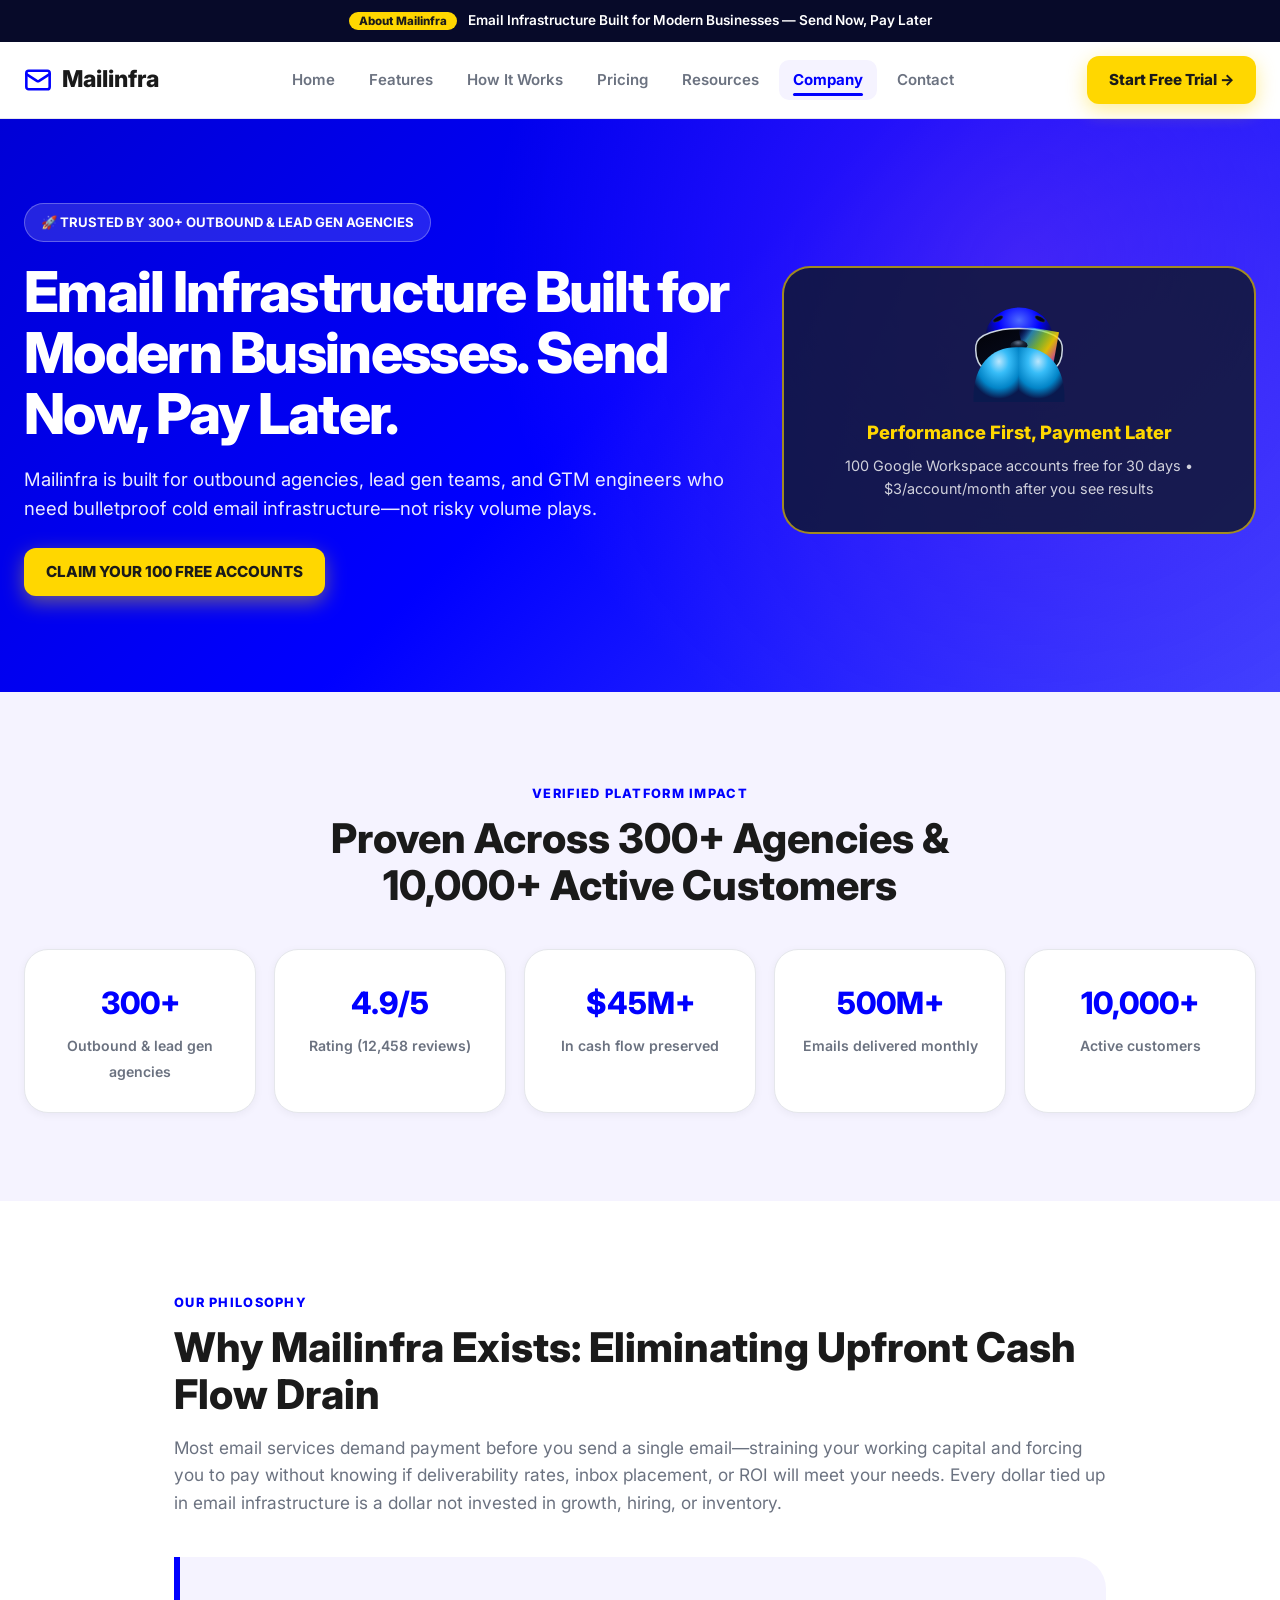
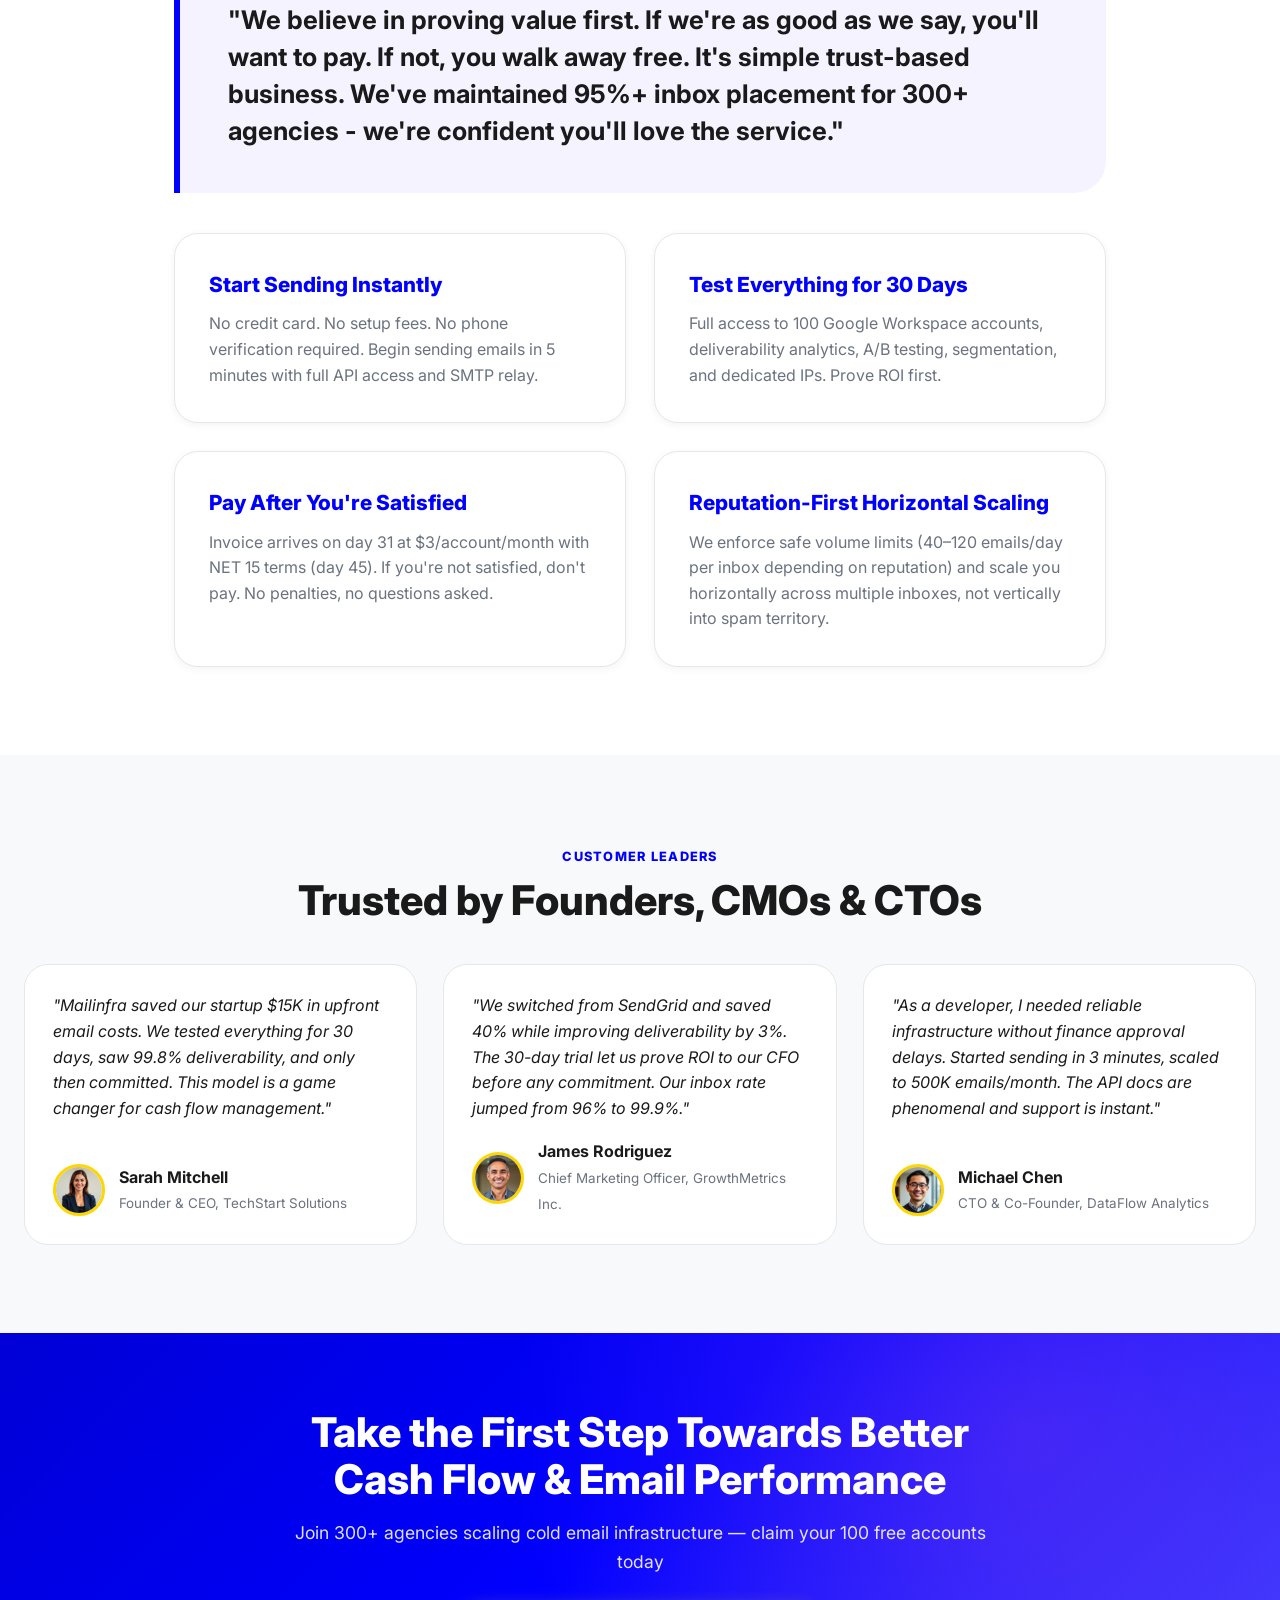
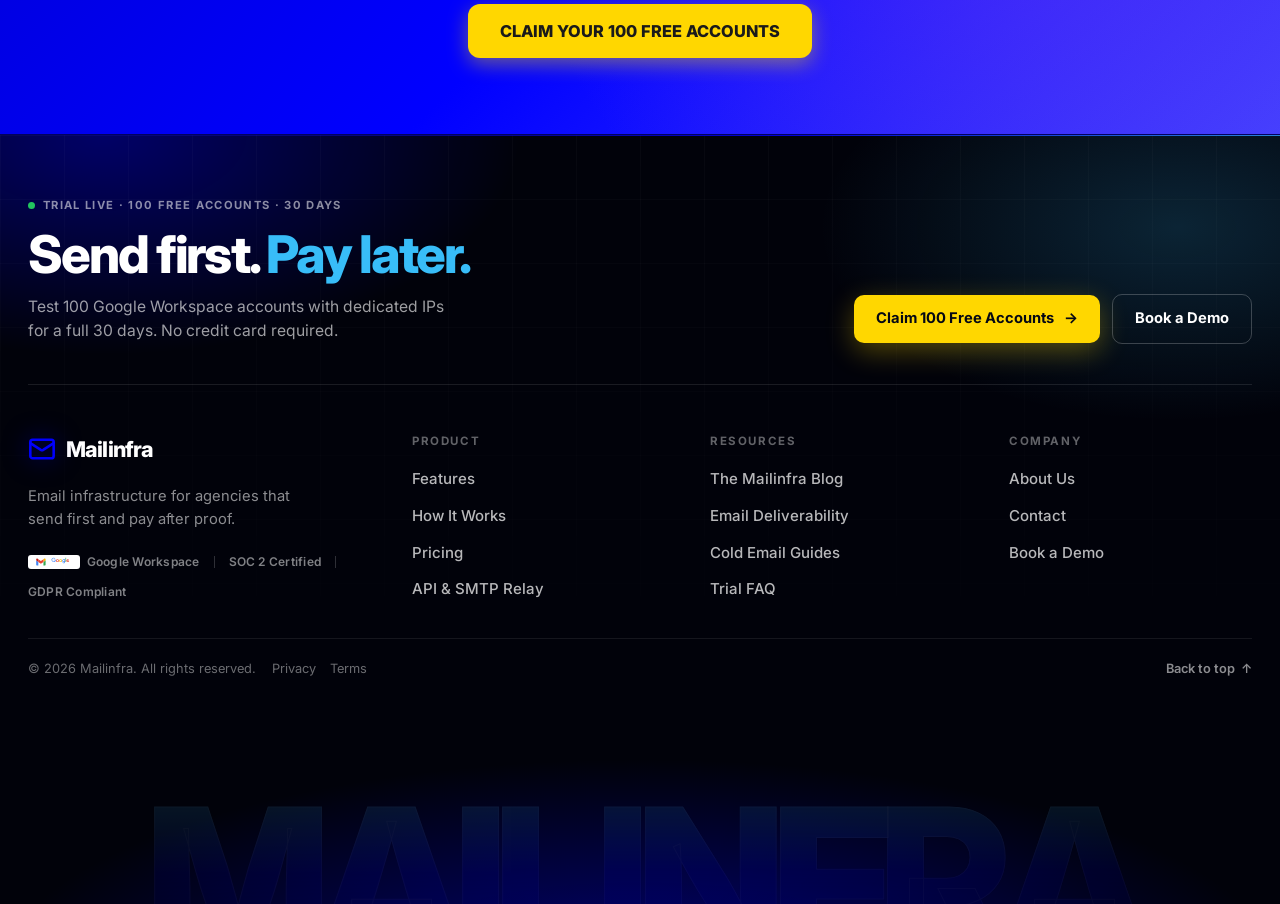
<file: about.html>
<!DOCTYPE html>
<html lang="en">
<head>
  <meta charset="UTF-8">
  <meta name="viewport" content="width=device-width, initial-scale=1.0">
  <title>About Us — Performance First, Payment Later | Mailinfra</title>
  <meta name="description" content="Mailinfra is email infrastructure built for modern businesses, outbound agencies, lead gen teams, and GTM engineers. Send now, pay later after 30 days.">
  <meta name="theme-color" content="#0000FF">
  <link rel="icon" href="assets/logo/favicon.svg" type="image/svg+xml">
  <link rel="alternate icon" href="assets/logo/favicon.ico">
  <link rel="preconnect" href="https://fonts.googleapis.com">
  <link rel="preconnect" href="https://fonts.gstatic.com" crossorigin>
  <link href="https://fonts.googleapis.com/css2?family=Inter:wght@400;500;600;700;800&display=swap" rel="stylesheet">
  <style>
    @font-face {
      font-family: 'InterLocal';
      src: url('assets/fonts/inter-var.woff2') format('woff2');
      font-weight: 100 900;
      font-display: swap;
    }
    :root {
      --brand-primary: #0000FF;
      --brand-primary-secondary: #4040FF;
      --brand-primary-deep: #070A29;
      --brand-accent: #FFD700;
      --brand-accent-hover: #FFC700;
      --brand-purple: #7C3AED;
      --bg-main: #FFFFFF;
      --bg-secondary: #F5F3FF;
      --bg-neutral: #F8F9FA;
      --bg-footer: #0F172A;
      --text-primary: #1A1A1A;
      --text-secondary: #6B7280;
      --text-on-dark: #FFFFFF;
      --border-subtle: #E5E7EB;
      --status-green: #22C55E;
      --status-green-dark: #16A34A;
      --grad-primary: linear-gradient(135deg, #0000FF 0%, #4040FF 100%);
      --grad-hero-mesh: radial-gradient(circle at 80% 25%, rgba(124, 58, 237, 0.44) 0%, transparent 48%),
                        linear-gradient(135deg, #0000D6 0%, #0000FF 48%, #4040FF 100%);
      --shadow-sm: 0 2px 8px rgba(15, 23, 42, 0.05);
      --shadow-md: 0 10px 30px -6px rgba(15, 23, 42, 0.08);
      --shadow-xl: 0 24px 48px -12px rgba(0, 0, 255, 0.14);
      --shadow-gold: 0 6px 20px rgba(255, 215, 0, 0.42);
      --radius-md: 12px;
      --radius-lg: 16px;
      --radius-xl: 24px;
      --radius-2xl: 32px;
      --container-max: 1280px;
    }
    @media (prefers-reduced-motion: no-preference) {
      @view-transition { navigation: auto; }
    }
    *, *::before, *::after { box-sizing: border-box; margin: 0; padding: 0; }
    html {
      scroll-behavior: smooth;
      font-family: 'Inter', 'InterLocal', -apple-system, BlinkMacSystemFont, sans-serif;
      color: var(--text-primary);
      background: var(--bg-main);
    }
    body { overflow-x: hidden; line-height: 1.6; }
    a { color: inherit; text-decoration: none; }
    img, svg { max-width: 100%; display: block; }
    button { font: inherit; cursor: pointer; border: none; background: none; }
    :focus-visible { outline: 3px solid var(--brand-accent); outline-offset: 3px; }
    .container { width: 100%; max-width: var(--container-max); margin-inline: auto; padding-inline: 24px; }

    .announcement-bar {
      background: var(--brand-primary-deep);
      color: #FFF;
      font-size: 0.85rem;
      font-weight: 600;
      padding: 10px 16px;
      text-align: center;
    }
    .announcement-pill {
      background: var(--brand-accent);
      color: var(--text-primary);
      font-weight: 800;
      font-size: 0.72rem;
      padding: 2px 10px;
      border-radius: 999px;
      margin-right: 8px;
    }
    .site-header {
      position: sticky;
      top: 0;
      z-index: 1000;
      background: rgba(255, 255, 255, 0.9);
      backdrop-filter: blur(18px);
      border-bottom: 1px solid var(--border-subtle);
    }
    .header-inner {
      max-width: var(--container-max);
      margin: 0 auto;
      padding: 14px 24px;
      display: flex;
      align-items: center;
      justify-content: space-between;
      gap: 20px;
    }
    .site-logo { display: inline-flex; align-items: center; gap: 10px; font-size: 1.45rem; font-weight: 800; }
    .site-logo svg { color: var(--brand-primary); }
    .site-menu { list-style: none; display: flex; align-items: center; gap: 6px; }
    .site-menu a {
      display: inline-flex;
      padding: 8px 14px;
      border-radius: 10px;
      font-size: 0.94rem;
      font-weight: 600;
      color: var(--text-secondary);
      position: relative;
    }
    .site-menu a:hover, .site-menu a[aria-current="page"] {
      color: var(--brand-primary);
      background: var(--bg-secondary);
      font-weight: 700;
    }
    .site-menu a[aria-current="page"]::after {
      content: "";
      position: absolute;
      bottom: 4px;
      left: 14px;
      right: 14px;
      height: 2.5px;
      background: var(--brand-primary);
      border-radius: 2px;
    }
    .menu-toggle {
      display: none;
      padding: 9px 14px;
      border-radius: 10px;
      border: 1px solid var(--border-subtle);
      font-weight: 700;
    }
    .btn {
      display: inline-flex;
      align-items: center;
      justify-content: center;
      gap: 10px;
      min-height: 46px;
      padding: 12px 22px;
      border-radius: var(--radius-md);
      font-weight: 800;
      font-size: 0.95rem;
      transition: transform 0.22s, box-shadow 0.22s;
    }
    .btn-gold { background: var(--brand-accent); color: var(--text-primary); box-shadow: var(--shadow-gold); }
    .btn-gold:hover { background: var(--brand-accent-hover); transform: translateY(-2px); }

    /* Editorial Hero */
    .about-hero {
      background: var(--grad-hero-mesh);
      color: #FFF;
      padding: 84px 0 96px;
    }
    .about-hero-grid {
      display: grid;
      grid-template-columns: 1.2fr 0.8fr;
      gap: 48px;
      align-items: center;
    }
    .hero-badge {
      display: inline-flex;
      align-items: center;
      gap: 8px;
      padding: 8px 16px;
      border-radius: 999px;
      background: rgba(255, 255, 255, 0.14);
      border: 1px solid rgba(255, 255, 255, 0.28);
      font-size: 0.82rem;
      font-weight: 700;
      margin-bottom: 20px;
    }
    .hero-title {
      font-size: clamp(2.3rem, 4.4vw, 4rem);
      font-weight: 800;
      line-height: 1.08;
      letter-spacing: -0.03em;
      margin-bottom: 20px;
    }

    .section-pad { padding: 88px 0; }
    .eyebrow {
      display: inline-block;
      font-size: 0.8rem;
      font-weight: 800;
      letter-spacing: 0.1em;
      color: var(--brand-primary);
      text-transform: uppercase;
      margin-bottom: 10px;
    }
    .sec-h2 {
      font-size: clamp(1.85rem, 3.2vw, 2.8rem);
      font-weight: 800;
      line-height: 1.15;
      margin-bottom: 16px;
    }

    /* Editorial Manifesto Block */
    .manifesto-quote {
      background: var(--bg-secondary);
      border-left: 6px solid var(--brand-primary);
      border-radius: 0 var(--radius-2xl) var(--radius-2xl) 0;
      padding: 44px 48px;
      font-size: clamp(1.25rem, 2vw, 1.65rem);
      font-weight: 700;
      line-height: 1.45;
      color: var(--text-primary);
      margin: 40px 0;
    }

    .stats-mosaic {
      display: grid;
      grid-template-columns: repeat(5, 1fr);
      gap: 18px;
    }
    .stat-tile {
      background: var(--bg-main);
      border: 1.5px solid var(--border-subtle);
      border-radius: var(--radius-xl);
      padding: 28px 20px;
      text-align: center;
      box-shadow: var(--shadow-sm);
    }
    .stat-tile strong {
      display: block;
      font-size: clamp(1.7rem, 2.4vw, 2.3rem);
      font-weight: 800;
      color: var(--brand-primary);
      margin-bottom: 6px;
    }
    .stat-tile span {
      font-size: 0.88rem;
      color: var(--text-secondary);
      font-weight: 600;
    }

    .pillars-grid {
      display: grid;
      grid-template-columns: repeat(2, 1fr);
      gap: 28px;
      margin-top: 40px;
    }
    .pillar-card {
      background: var(--bg-main);
      border: 1.5px solid var(--border-subtle);
      border-radius: var(--radius-xl);
      padding: 34px;
      box-shadow: var(--shadow-sm);
    }
    .pillar-card h3 {
      font-size: 1.3rem;
      font-weight: 800;
      color: var(--brand-primary);
      margin-bottom: 10px;
    }

    .voices-grid {
      display: grid;
      grid-template-columns: repeat(3, 1fr);
      gap: 26px;
      margin-top: 40px;
    }
    .voice-card {
      background: var(--bg-main);
      border: 1.5px solid var(--border-subtle);
      border-radius: var(--radius-xl);
      padding: 28px;
      display: flex;
      flex-direction: column;
      justify-content: space-between;
      gap: 18px;
    }
    .voice-author {
      display: flex;
      align-items: center;
      gap: 14px;
    }
    .voice-author img {
      width: 52px;
      height: 52px;
      border-radius: 50%;
      border: 3px solid var(--brand-accent);
      object-fit: cover;
    }

    .site-footer { background: var(--bg-footer); color: #FFF; padding: 68px 0 36px; }
    .footer-grid { display: grid; grid-template-columns: 1.5fr repeat(3, 1fr); gap: 40px; padding-bottom: 44px; border-bottom: 1px solid rgba(255, 255, 255, 0.1); }
    .footer-col h4 { font-size: 0.88rem; font-weight: 800; color: var(--brand-accent); text-transform: uppercase; margin-bottom: 16px; }
    .footer-col ul { list-style: none; display: grid; gap: 10px; }
    .footer-col a { color: rgba(255, 255, 255, 0.76); font-size: 0.93rem; }
    .footer-bottom { padding-top: 28px; display: flex; justify-content: space-between; flex-wrap: wrap; gap: 16px; font-size: 0.86rem; color: rgba(255, 255, 255, 0.68); }

    @media (max-width: 1024px) {
      .about-hero-grid, .voices-grid { grid-template-columns: 1fr; }
      .stats-mosaic { grid-template-columns: repeat(2, 1fr); }
      .footer-grid { grid-template-columns: 1fr 1fr; }
    }
    @media (max-width: 768px) {
      .menu-toggle { display: inline-flex; }
      .site-menu {
        position: fixed;
        top: 108px;
        left: 16px;
        right: 16px;
        background: var(--bg-main);
        border: 1.5px solid var(--border-subtle);
        border-radius: var(--radius-lg);
        padding: 16px;
        flex-direction: column;
        display: none;
      }
      .site-menu.is-open { display: flex; }
      .pillars-grid, .stats-mosaic, .footer-grid { grid-template-columns: 1fr; }
      .manifesto-quote { padding: 28px 24px; }
    }
  
    /* ===== CINEMATIC FOOTER (shared across all pages) ===== */
    /* 13. FOOTER — infrastructure status-bar close */
    /* 13. FOOTER — infrastructure status-bar close */
    .cf-footer {
      position: relative;
      background: #01020A;
      color: #FFFFFF;
      overflow: hidden;
      isolation: isolate;
      border-top: 1px solid rgba(0, 0, 255, 0.35);
      font-family: 'Inter', 'InterLocal', -apple-system, BlinkMacSystemFont, 'Segoe UI', sans-serif;
    }
    .cf-footer *, .cf-footer *::before, .cf-footer *::after { box-sizing: border-box; }
    .cf-aurora {
      position: absolute;
      inset: 0;
      z-index: -3;
      background:
        radial-gradient(ellipse 48% 42% at 8% 0%, rgba(0, 0, 255, 0.38) 0%, transparent 68%),
        radial-gradient(ellipse 40% 36% at 92% 12%, rgba(56, 189, 248, 0.18) 0%, transparent 70%),
        radial-gradient(ellipse 70% 40% at 50% 110%, rgba(0, 0, 255, 0.45) 0%, transparent 72%);
    }
    @media (prefers-reduced-motion: no-preference) {
      .cf-aurora { animation: cf-aurora-shift 16s ease-in-out infinite alternate; }
    }
    @keyframes cf-aurora-shift {
      from { transform: translate3d(-1%, 0, 0) scale(1); }
      to { transform: translate3d(1%, -0.8%, 0) scale(1.04); }
    }
    .cf-grid-bg {
      position: absolute;
      inset: 0;
      z-index: -2;
      background-image:
        linear-gradient(rgba(255, 255, 255, 0.035) 1px, transparent 1px),
        linear-gradient(90deg, rgba(255, 255, 255, 0.035) 1px, transparent 1px);
      background-size: 64px 64px;
      mask-image: linear-gradient(180deg, #000 0%, transparent 72%);
      -webkit-mask-image: linear-gradient(180deg, #000 0%, transparent 72%);
      opacity: 0.7;
    }
    .cf-beam {
      position: absolute;
      top: 0;
      left: 0;
      right: 0;
      height: 1px;
      z-index: -1;
      background: linear-gradient(90deg, transparent 0%, #0000FF 28%, #38BDF8 50%, #FFD700 72%, transparent 100%);
      opacity: 0.85;
    }
    @media (prefers-reduced-motion: no-preference) {
      .cf-beam { background-size: 220% 100%; animation: cf-beam-run 8s linear infinite; }
    }
    @keyframes cf-beam-run {
      from { background-position: 0% 0; }
      to { background-position: 220% 0; }
    }
    .cf-inner {
      position: relative;
      max-width: 1280px;
      margin: 0 auto;
      padding: 56px 28px 20px;
    }

    /* Flush CTA strip — no glass card */
    .cf-cta {
      display: grid;
      grid-template-columns: minmax(0, 1.35fr) auto;
      gap: 28px 48px;
      align-items: end;
      padding: 0 0 40px;
      margin-bottom: 48px;
      border-bottom: 1px solid rgba(255, 255, 255, 0.1);
      background: none;
      box-shadow: none;
      backdrop-filter: none;
      border-radius: 0;
    }
    .cf-eyebrow {
      display: inline-flex;
      align-items: center;
      gap: 8px;
      font-size: 0.7rem;
      font-weight: 700;
      letter-spacing: 0.12em;
      text-transform: uppercase;
      color: rgba(255, 255, 255, 0.55);
      padding: 0;
      border: none;
      background: none;
      border-radius: 0;
      margin-bottom: 14px;
    }
    .cf-dot {
      width: 7px;
      height: 7px;
      border-radius: 50%;
      background: #22C55E;
      box-shadow: 0 0 0 0 rgba(34, 197, 94, 0.55);
    }
    @media (prefers-reduced-motion: no-preference) {
      .cf-dot { animation: cf-dot-pulse 2.2s ease-out infinite; }
    }
    @keyframes cf-dot-pulse {
      0% { box-shadow: 0 0 0 0 rgba(34, 197, 94, 0.55); }
      70% { box-shadow: 0 0 0 8px rgba(34, 197, 94, 0); }
      100% { box-shadow: 0 0 0 0 rgba(34, 197, 94, 0); }
    }
    .cf-cta h2 {
      font-size: clamp(2rem, 4.2vw, 3.25rem);
      font-weight: 800;
      line-height: 1.05;
      letter-spacing: -0.04em;
      margin: 0 0 12px;
      color: #FFFFFF;
      text-wrap: balance;
    }
    .cf-grad-text {
      color: #38BDF8;
      background: none;
      -webkit-background-clip: unset;
      background-clip: unset;
    }
    .cf-cta p {
      margin: 0;
      color: rgba(255, 255, 255, 0.62);
      font-size: 0.98rem;
      line-height: 1.55;
      max-width: 440px;
      text-wrap: pretty;
    }
    .cf-cta-actions {
      display: flex;
      flex-wrap: wrap;
      gap: 12px;
      align-items: center;
      justify-content: flex-end;
    }
    .cf-btn {
      display: inline-flex;
      align-items: center;
      justify-content: center;
      gap: 10px;
      min-height: 48px;
      padding: 12px 22px;
      border-radius: 10px;
      font-weight: 700;
      font-size: 0.92rem;
      text-decoration: none;
      transition: transform 0.2s ease, box-shadow 0.2s, background-color 0.2s, border-color 0.2s, color 0.2s;
    }
    .cf-btn-primary {
      background: #FFD700;
      color: #050814;
      box-shadow: 0 8px 28px rgba(255, 215, 0, 0.32);
    }
    .cf-btn-primary:hover {
      transform: translateY(-2px);
      background: #FFE34D;
      box-shadow: 0 12px 32px rgba(255, 215, 0, 0.45);
    }
    .cf-btn-ghost {
      color: #FFFFFF;
      border: 1px solid rgba(255, 255, 255, 0.22);
      background: transparent;
    }
    .cf-btn-ghost:hover {
      transform: translateY(-2px);
      border-color: rgba(56, 189, 248, 0.7);
      color: #38BDF8;
      background: rgba(56, 189, 248, 0.06);
    }

    /* Brand + nav — wider, denser */
    .cf-cols {
      display: grid;
      grid-template-columns: minmax(220px, 1.35fr) repeat(3, minmax(0, 1fr));
      gap: 40px 56px;
      padding-bottom: 36px;
      border-bottom: 1px solid rgba(255, 255, 255, 0.08);
      align-items: start;
    }
    .cf-logo {
      display: inline-flex;
      align-items: center;
      gap: 10px;
      font-size: 1.35rem;
      font-weight: 800;
      letter-spacing: -0.04em;
      color: #FFFFFF;
      text-decoration: none;
    }
    .cf-logo svg {
      color: #0000FF;
      filter: drop-shadow(0 0 12px rgba(0, 0, 255, 0.55));
    }
    .cf-brand p {
      margin: 14px 0 22px;
      color: rgba(255, 255, 255, 0.55);
      font-size: 0.92rem;
      line-height: 1.55;
      max-width: 280px;
    }
    .cf-trust {
      display: flex;
      flex-wrap: wrap;
      align-items: center;
      gap: 10px 14px;
      font-size: 0.75rem;
      font-weight: 600;
      color: rgba(255, 255, 255, 0.5);
      letter-spacing: 0.02em;
    }
    .cf-trust-item {
      display: inline-flex;
      align-items: center;
      gap: 7px;
    }
    .cf-trust-item img {
      height: 14px;
      width: auto;
      display: block;
      background: #fff;
      padding: 2px 5px;
      border-radius: 3px;
    }
    .cf-trust-sep {
      width: 1px;
      height: 12px;
      background: rgba(255, 255, 255, 0.18);
    }
    .cf-col h4 {
      margin: 0 0 16px;
      font-size: 0.72rem;
      font-weight: 700;
      letter-spacing: 0.14em;
      text-transform: uppercase;
      color: rgba(255, 255, 255, 0.38);
    }
    .cf-col ul {
      list-style: none;
      margin: 0;
      padding: 0;
      display: grid;
      gap: 11px;
    }
    .cf-col a {
      display: inline-block;
      color: rgba(255, 255, 255, 0.72);
      font-size: 0.94rem;
      font-weight: 500;
      text-decoration: none;
      transition: color 0.18s ease;
    }
    .cf-col a:hover { color: #38BDF8; }

    .cf-bottom {
      display: flex;
      align-items: center;
      justify-content: space-between;
      flex-wrap: wrap;
      gap: 12px 20px;
      padding-top: 20px;
      font-size: 0.8rem;
      color: rgba(255, 255, 255, 0.42);
    }
    .cf-bottom-meta {
      display: flex;
      flex-wrap: wrap;
      align-items: center;
      gap: 8px 16px;
    }
    .cf-legal {
      display: inline-flex;
      flex-wrap: wrap;
      gap: 14px;
    }
    .cf-legal a {
      color: rgba(255, 255, 255, 0.42);
      text-decoration: none;
      transition: color 0.18s;
    }
    .cf-legal a:hover { color: #FFFFFF; }
    .cf-top-btn {
      display: inline-flex;
      align-items: center;
      gap: 6px;
      padding: 0;
      border: none;
      border-radius: 0;
      background: transparent;
      color: rgba(255, 255, 255, 0.55);
      font: inherit;
      font-size: 0.8rem;
      font-weight: 600;
      cursor: pointer;
      transition: color 0.18s ease;
    }
    .cf-top-btn:hover { color: #FFD700; }

    /* Giant scroll-linked wordmark */
    .cf-wordmark {
      position: relative;
      text-align: center;
      font-weight: 800;
      font-size: clamp(3.5rem, 16vw, 15rem);
      line-height: 0.82;
      letter-spacing: -0.07em;
      margin-top: 28px;
      padding-bottom: 0.04em;
      white-space: nowrap;
      user-select: none;
      pointer-events: none;
      background: linear-gradient(180deg, rgba(56, 189, 248, 0.5) 0%, rgba(0, 0, 255, 0.38) 42%, rgba(1, 2, 10, 0) 90%);
      -webkit-background-clip: text;
      background-clip: text;
      color: transparent;
      -webkit-text-stroke: 1px rgba(255, 255, 255, 0.12);
      opacity: var(--cf-op, 0.35);
      transform: translate3d(0, var(--cf-ty, 40px), 0);
      will-change: transform, opacity;
    }

    @media (max-width: 1024px) {
      .cf-cta {
        grid-template-columns: 1fr;
        align-items: start;
      }
      .cf-cta-actions { justify-content: flex-start; }
      .cf-cols {
        grid-template-columns: repeat(3, minmax(0, 1fr));
        gap: 36px 28px;
      }
      .cf-brand { grid-column: 1 / -1; max-width: 520px; }
    }
    @media (max-width: 640px) {
      .cf-inner { padding: 44px 20px 16px; }
      .cf-cta { padding-bottom: 28px; margin-bottom: 36px; }
      .cf-cols { grid-template-columns: 1fr 1fr; gap: 28px 20px; }
      .cf-brand { max-width: none; }
      .cf-bottom { flex-direction: column; align-items: flex-start; }
      .cf-wordmark { margin-top: 20px; }
    }
</style>
  <link rel="stylesheet" href="assets/css/scroll-motion.css">
</head>
<body>
  <div class="announcement-bar">
    <span class="announcement-pill">About Mailinfra</span>
    <span>Email Infrastructure Built for Modern Businesses — Send Now, Pay Later</span>
  </div>

  <header class="site-header">
    <div class="header-inner">
      <a href="index.html" class="site-logo">
        <svg xmlns="http://www.w3.org/2000/svg" width="28" height="28" viewBox="0 0 24 24" fill="none" stroke="currentColor" stroke-width="2.2" stroke-linecap="round" stroke-linejoin="round" aria-hidden="true">
          <path d="m22 7-8.991 5.727a2 2 0 0 1-2.009 0L2 7"></path>
          <rect x="2" y="4" width="20" height="16" rx="2"></rect>
        </svg>
        <span>Mailinfra</span>
      </a>
      <nav class="site-nav" aria-label="Primary">
        <button type="button" class="menu-toggle" id="menu-toggle" aria-expanded="false" aria-controls="primary-menu">Menu</button>
        <ul class="site-menu" id="primary-menu">
          <li><a href="index.html">Home</a></li>
          <li><a href="features.html">Features</a></li>
          <li><a href="how-it-works.html">How It Works</a></li>
          <li><a href="pricing.html">Pricing</a></li>
          <li><a href="resources.html">Resources</a></li>
          <li><a href="about.html" aria-current="page">Company</a></li>
          <li><a href="contact.html">Contact</a></li>
        </ul>
      </nav>
      <a href="https://calendly.com/10x-cold-email-infrastructure/15min" class="btn btn-gold" target="_blank" rel="noopener">Start Free Trial →</a>
    </div>
  </header>

  <main>
    <!-- 1. COMPANY INTRODUCTION & POSITIONING -->
    <section class="about-hero">
      <div class="container about-hero-grid">
        <div>
          <div class="hero-badge">🚀 TRUSTED BY 300+ OUTBOUND &amp; LEAD GEN AGENCIES</div>
          <h1 class="hero-title">Email Infrastructure Built for Modern Businesses. Send Now, Pay Later.</h1>
          <p style="font-size:1.16rem;color:rgba(255,255,255,0.92);margin-bottom:24px;">
            Mailinfra is built for outbound agencies, lead gen teams, and GTM engineers who need bulletproof cold email infrastructure—not risky volume plays.
          </p>
          <a href="https://calendly.com/10x-cold-email-infrastructure/15min" class="btn btn-gold" target="_blank" rel="noopener">CLAIM YOUR 100 FREE ACCOUNTS</a>
        </div>
        <div style="background:rgba(15,23,42,0.82);border:2px solid rgba(255,215,0,0.6);border-radius:28px;padding:32px;text-align:center;">
          <img src="assets/mascot/mailinfra-mascot.svg" alt="Mailinfra Infrastructure Companion" style="width:170px;margin:0 auto 16px;">
          <div style="font-weight:800;font-size:1.15rem;color:var(--brand-accent);">Performance First, Payment Later</div>
          <p style="font-size:0.9rem;color:rgba(255,255,255,0.8);margin-top:6px;">
            100 Google Workspace accounts free for 30 days • $3/account/month after you see results
          </p>
        </div>
      </div>
    </section>

    <!-- 2. VERIFIED BUSINESS STATISTICS -->
    <section class="section-pad" style="background:var(--bg-secondary);">
      <div class="container">
        <div style="text-align:center;max-width:740px;margin:0 auto 40px;">
          <span class="eyebrow">VERIFIED PLATFORM IMPACT</span>
          <h2 class="sec-h2">Proven Across 300+ Agencies &amp; 10,000+ Active Customers</h2>
        </div>
        <div class="stats-mosaic">
          <div class="stat-tile">
            <strong>300+</strong>
            <span>Outbound &amp; lead gen agencies</span>
          </div>
          <div class="stat-tile">
            <strong>4.9/5</strong>
            <span>Rating (12,458 reviews)</span>
          </div>
          <div class="stat-tile">
            <strong>$45M+</strong>
            <span>In cash flow preserved</span>
          </div>
          <div class="stat-tile">
            <strong>500M+</strong>
            <span>Emails delivered monthly</span>
          </div>
          <div class="stat-tile">
            <strong>10,000+</strong>
            <span>Active customers</span>
          </div>
        </div>
      </div>
    </section>

    <!-- 3. EXISTING BRAND PHILOSOPHY & PURPOSE -->
    <section class="section-pad">
      <div class="container" style="max-width:980px;">
        <span class="eyebrow">OUR PHILOSOPHY</span>
        <h2 class="sec-h2">Why Mailinfra Exists: Eliminating Upfront Cash Flow Drain</h2>
        <p style="font-size:1.08rem;color:var(--text-secondary);">
          Most email services demand payment before you send a single email—straining your working capital and forcing you to pay without knowing if deliverability rates, inbox placement, or ROI will meet your needs. Every dollar tied up in email infrastructure is a dollar not invested in growth, hiring, or inventory.
        </p>

        <blockquote class="manifesto-quote">
          "We believe in proving value first. If we're as good as we say, you'll want to pay. If not, you walk away free. It's simple trust-based business. We've maintained 95%+ inbox placement for 300+ agencies - we're confident you'll love the service."
        </blockquote>

        <!-- 4. WHAT MAKES MAILINFRA DIFFERENT -->
        <div class="pillars-grid">
          <div class="pillar-card">
            <h3>Start Sending Instantly</h3>
            <p style="color:var(--text-secondary);">No credit card. No setup fees. No phone verification required. Begin sending emails in 5 minutes with full API access and SMTP relay.</p>
          </div>
          <div class="pillar-card">
            <h3>Test Everything for 30 Days</h3>
            <p style="color:var(--text-secondary);">Full access to 100 Google Workspace accounts, deliverability analytics, A/B testing, segmentation, and dedicated IPs. Prove ROI first.</p>
          </div>
          <div class="pillar-card">
            <h3>Pay After You're Satisfied</h3>
            <p style="color:var(--text-secondary);">Invoice arrives on day 31 at $3/account/month with NET 15 terms (day 45). If you're not satisfied, don't pay. No penalties, no questions asked.</p>
          </div>
          <div class="pillar-card">
            <h3>Reputation-First Horizontal Scaling</h3>
            <p style="color:var(--text-secondary);">We enforce safe volume limits (40–120 emails/day per inbox depending on reputation) and scale you horizontally across multiple inboxes, not vertically into spam territory.</p>
          </div>
        </div>
      </div>
    </section>

    <!-- 5. VERIFIED CUSTOMER VOICES & IMAGERY -->
    <section class="section-pad" style="background:var(--bg-neutral);">
      <div class="container">
        <div style="text-align:center;max-width:740px;margin:0 auto;">
          <span class="eyebrow">CUSTOMER LEADERS</span>
          <h2 class="sec-h2">Trusted by Founders, CMOs &amp; CTOs</h2>
        </div>

        <div class="voices-grid">
          <article class="voice-card">
            <p style="font-style:italic;color:var(--text-primary);">"Mailinfra saved our startup $15K in upfront email costs. We tested everything for 30 days, saw 99.8% deliverability, and only then committed. This model is a game changer for cash flow management."</p>
            <div class="voice-author">
              <img src="assets/images/testimonial-sarah.jpg" alt="Sarah Mitchell" width="52" height="52">
              <div>
                <strong style="display:block;">Sarah Mitchell</strong>
                <span style="font-size:0.84rem;color:var(--text-secondary);">Founder &amp; CEO, TechStart Solutions</span>
              </div>
            </div>
          </article>

          <article class="voice-card">
            <p style="font-style:italic;color:var(--text-primary);">"We switched from SendGrid and saved 40% while improving deliverability by 3%. The 30-day trial let us prove ROI to our CFO before any commitment. Our inbox rate jumped from 96% to 99.9%."</p>
            <div class="voice-author">
              <img src="assets/images/testimonial-james.jpg" alt="James Rodriguez" width="52" height="52">
              <div>
                <strong style="display:block;">James Rodriguez</strong>
                <span style="font-size:0.84rem;color:var(--text-secondary);">Chief Marketing Officer, GrowthMetrics Inc.</span>
              </div>
            </div>
          </article>

          <article class="voice-card">
            <p style="font-style:italic;color:var(--text-primary);">"As a developer, I needed reliable infrastructure without finance approval delays. Started sending in 3 minutes, scaled to 500K emails/month. The API docs are phenomenal and support is instant."</p>
            <div class="voice-author">
              <img src="assets/images/testimonial-michael.jpg" alt="Michael Chen" width="52" height="52">
              <div>
                <strong style="display:block;">Michael Chen</strong>
                <span style="font-size:0.84rem;color:var(--text-secondary);">CTO &amp; Co-Founder, DataFlow Analytics</span>
              </div>
            </div>
          </article>
        </div>
      </div>
    </section>

    <!-- FINAL CTA -->
    <section class="about-hero" style="text-align:center;padding:76px 0;">
      <div class="container" style="max-width:760px;">
        <h2 class="sec-h2" style="color:#FFF;">Take the First Step Towards Better Cash Flow &amp; Email Performance</h2>
        <p style="color:rgba(255,255,255,0.88);margin-bottom:28px;font-size:1.1rem;">
          Join 300+ agencies scaling cold email infrastructure — claim your 100 free accounts today
        </p>
        <a href="https://calendly.com/10x-cold-email-infrastructure/15min" class="btn btn-gold" style="min-height:54px;padding:14px 32px;font-size:1.02rem;" target="_blank" rel="noopener">
          CLAIM YOUR 100 FREE ACCOUNTS
        </a>
      </div>
    </section>
  </main>

  <!-- 13. FOOTER -->
  <!-- 13. FOOTER -->
  <footer class="cf-footer" id="site-footer">
    <div class="cf-aurora" aria-hidden="true"></div>
    <div class="cf-grid-bg" aria-hidden="true"></div>
    <div class="cf-beam" aria-hidden="true"></div>

    <div class="cf-inner">
      <div class="cf-cta">
        <div class="cf-cta-copy">
          <span class="cf-eyebrow"><span class="cf-dot" aria-hidden="true"></span> Trial live · 100 free accounts · 30 days</span>
          <h2>Send first. <span class="cf-grad-text">Pay later.</span></h2>
          <p>Test 100 Google Workspace accounts with dedicated IPs for a full 30 days. No credit card required.</p>
        </div>
        <div class="cf-cta-actions">
          <a href="https://calendly.com/10x-cold-email-infrastructure/15min" class="cf-btn cf-btn-primary" target="_blank" rel="noopener">
            Claim 100 Free Accounts <span aria-hidden="true">→</span>
          </a>
          <a href="contact.html" class="cf-btn cf-btn-ghost">Book a Demo</a>
        </div>
      </div>

      <div class="cf-cols">
        <div class="cf-brand">
          <a href="index.html" class="cf-logo" aria-label="Mailinfra Home">
            <svg xmlns="http://www.w3.org/2000/svg" width="28" height="28" viewBox="0 0 24 24" fill="none" stroke="currentColor" stroke-width="2.2" stroke-linecap="round" stroke-linejoin="round" aria-hidden="true"><path d="m22 7-8.991 5.727a2 2 0 0 1-2.009 0L2 7"></path><rect x="2" y="4" width="20" height="16" rx="2"></rect></svg>
            <span>Mailinfra</span>
          </a>
          <p>Email infrastructure for agencies that send first and pay after proof.</p>
          <div class="cf-trust" aria-label="Compliance and partners">
            <span class="cf-trust-item"><img src="assets/logo/google-workspace.svg" alt=""> Google Workspace</span>
            <span class="cf-trust-sep" aria-hidden="true"></span>
            <span class="cf-trust-item">SOC 2 Certified</span>
            <span class="cf-trust-sep" aria-hidden="true"></span>
            <span class="cf-trust-item">GDPR Compliant</span>
          </div>
        </div>

        <nav class="cf-col" aria-label="Product">
          <h4>Product</h4>
          <ul>
            <li><a href="features.html">Features</a></li>
            <li><a href="how-it-works.html">How It Works</a></li>
            <li><a href="pricing.html">Pricing</a></li>
            <li><a href="features.html#api-smtp">API &amp; SMTP Relay</a></li>
          </ul>
        </nav>

        <nav class="cf-col" aria-label="Resources">
          <h4>Resources</h4>
          <ul>
            <li><a href="resources.html">The Mailinfra Blog</a></li>
            <li><a href="resources.html#categories">Email Deliverability</a></li>
            <li><a href="resources.html#categories">Cold Email Guides</a></li>
            <li><a href="index.html#faq">Trial FAQ</a></li>
          </ul>
        </nav>

        <nav class="cf-col" aria-label="Company">
          <h4>Company</h4>
          <ul>
            <li><a href="about.html">About Us</a></li>
            <li><a href="contact.html">Contact</a></li>
            <li><a href="https://calendly.com/10x-cold-email-infrastructure/15min" target="_blank" rel="noopener">Book a Demo</a></li>
          </ul>
        </nav>
      </div>

      <div class="cf-bottom">
        <div class="cf-bottom-meta">
          <span>© 2026 Mailinfra. All rights reserved.</span>
          <nav class="cf-legal" aria-label="Legal">
            <a href="contact.html">Privacy</a>
            <a href="contact.html">Terms</a>
          </nav>
        </div>
        <button type="button" class="cf-top-btn" id="cf-back-top" aria-label="Back to top">Back to top <span aria-hidden="true">↑</span></button>
      </div>
    </div>

    <div class="cf-wordmark" id="cf-wordmark" aria-hidden="true">MAILINFRA</div>
  </footer>


  <script>
    (() => {
      const menuToggle = document.getElementById('menu-toggle');
      const primaryMenu = document.getElementById('primary-menu');
      if (menuToggle && primaryMenu) {
        menuToggle.addEventListener('click', () => {
          const isOpen = primaryMenu.classList.toggle('is-open');
          menuToggle.setAttribute('aria-expanded', String(isOpen));
        });
      }
    })();
  </script>
  <script>
    (() => {
      const footer = document.getElementById('site-footer');
      const wordmark = document.getElementById('cf-wordmark');
      const topBtn = document.getElementById('cf-back-top');
      const reduce = window.matchMedia('(prefers-reduced-motion: reduce)').matches;
      if (topBtn) {
        topBtn.addEventListener('click', () => {
          window.scrollTo({ top: 0, behavior: reduce ? 'auto' : 'smooth' });
        });
      }
      if (!footer || !wordmark || reduce) {
        if (wordmark) wordmark.style.setProperty('--cf-ty', '0px');
        return;
      }
      let ticking = false;
      const update = () => {
        ticking = false;
        const r = footer.getBoundingClientRect();
        const vh = window.innerHeight || 800;
        const p = Math.max(0, Math.min(1, (vh - r.top) / Math.max(1, r.height)));
        wordmark.style.setProperty('--cf-ty', ((1 - p) * 70).toFixed(1) + 'px');
        wordmark.style.setProperty('--cf-op', (0.22 + p * 0.78).toFixed(2));
      };
      window.addEventListener('scroll', () => {
        if (!ticking) { ticking = true; requestAnimationFrame(update); }
      }, { passive: true });
      window.addEventListener('resize', update, { passive: true });
      update();
    })();
  </script>
  <script src="assets/js/scroll-motion.js" defer></script>
</body>
</html>
</file>
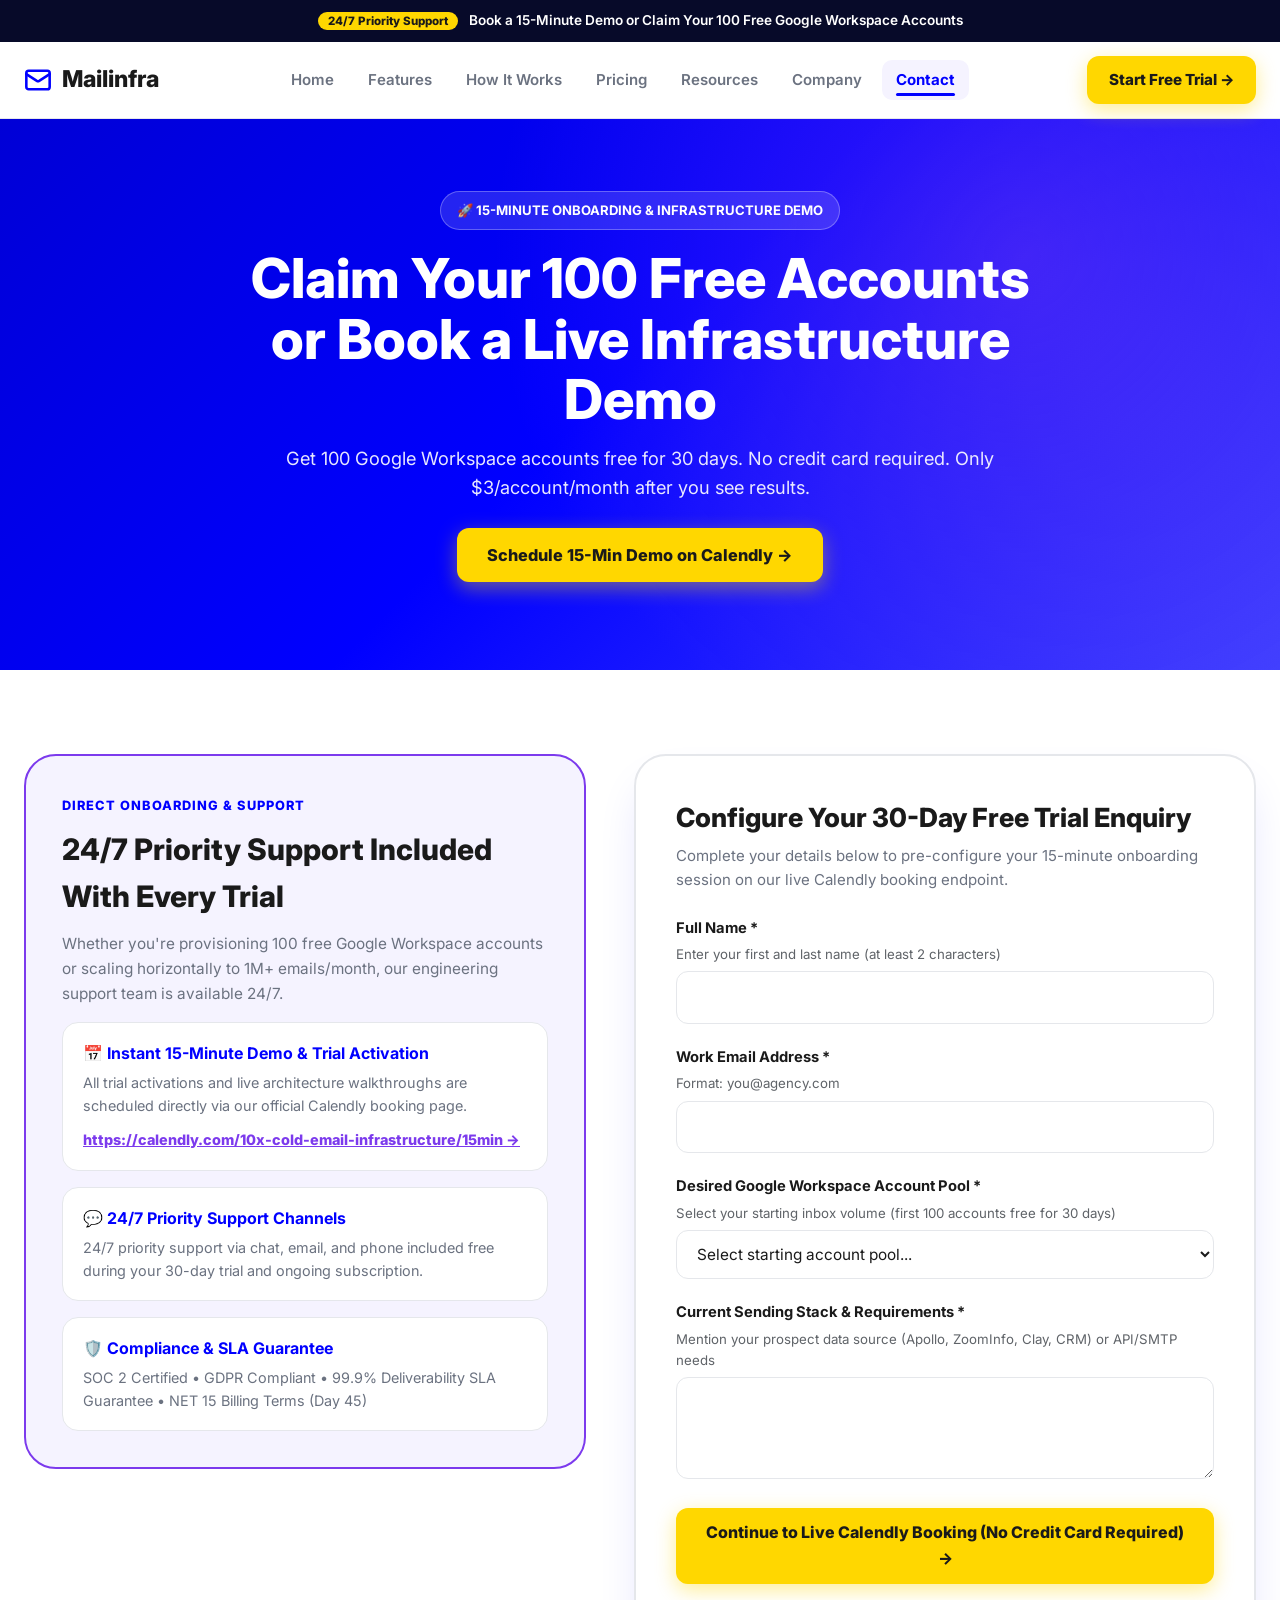
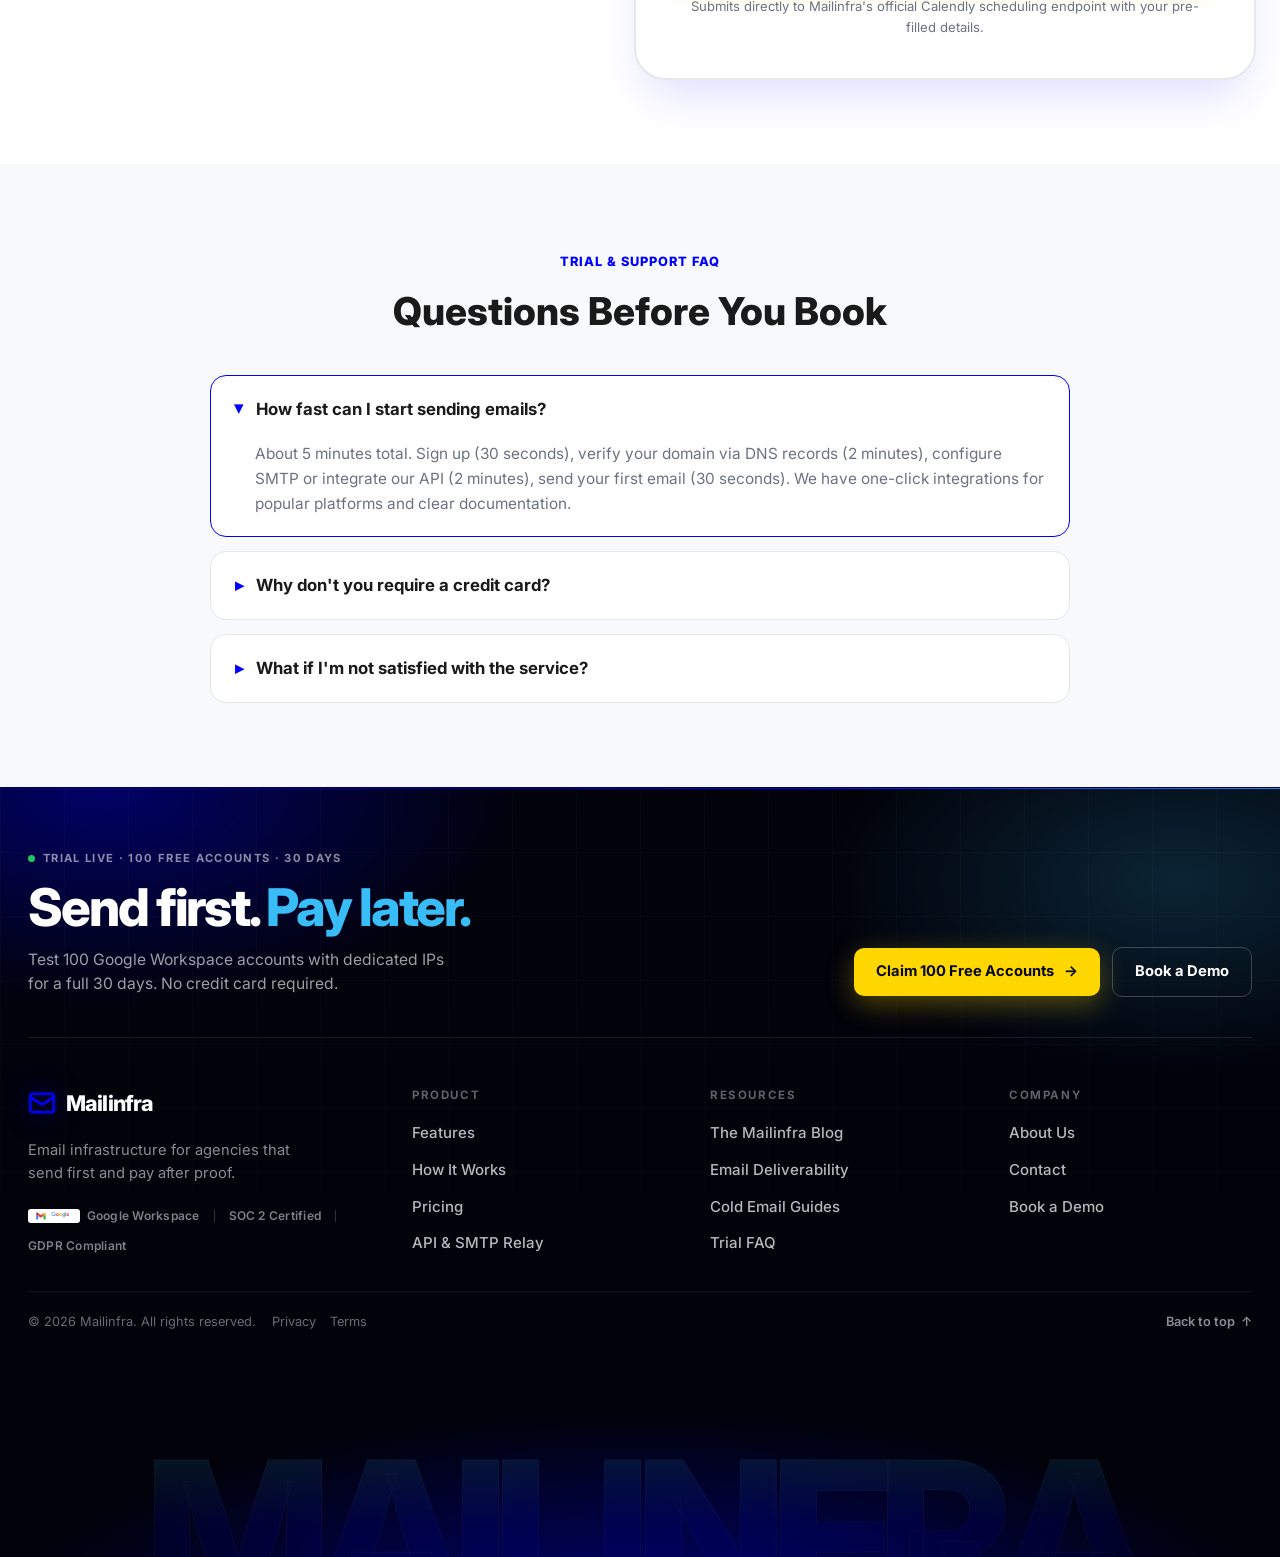
<file: contact.html>
<!DOCTYPE html>
<html lang="en">
<head>
  <meta charset="UTF-8">
  <meta name="viewport" content="width=device-width, initial-scale=1.0">
  <title>Contact &amp; Book a Demo — Claim Your 100 Free Accounts | Mailinfra</title>
  <meta name="description" content="Book a 15-minute demo or claim your 100 free Google Workspace accounts for 30 days. 24/7 priority support via chat, email, and phone.">
  <meta name="theme-color" content="#0000FF">
  <link rel="icon" href="assets/logo/favicon.svg" type="image/svg+xml">
  <link rel="alternate icon" href="assets/logo/favicon.ico">
  <link rel="preconnect" href="https://fonts.googleapis.com">
  <link rel="preconnect" href="https://fonts.gstatic.com" crossorigin>
  <link href="https://fonts.googleapis.com/css2?family=Inter:wght@400;500;600;700;800&display=swap" rel="stylesheet">
  <style>
    @font-face {
      font-family: 'InterLocal';
      src: url('assets/fonts/inter-var.woff2') format('woff2');
      font-weight: 100 900;
      font-display: swap;
    }
    :root {
      --brand-primary: #0000FF;
      --brand-primary-secondary: #4040FF;
      --brand-primary-deep: #070A29;
      --brand-accent: #FFD700;
      --brand-accent-hover: #FFC700;
      --brand-purple: #7C3AED;
      --bg-main: #FFFFFF;
      --bg-secondary: #F5F3FF;
      --bg-neutral: #F8F9FA;
      --bg-footer: #0F172A;
      --text-primary: #1A1A1A;
      --text-secondary: #6B7280;
      --border-subtle: #E5E7EB;
      --status-green-dark: #16A34A;
      --grad-primary: linear-gradient(135deg, #0000FF 0%, #4040FF 100%);
      --grad-hero-mesh: radial-gradient(circle at 80% 25%, rgba(124, 58, 237, 0.44) 0%, transparent 48%),
                        linear-gradient(135deg, #0000D6 0%, #0000FF 48%, #4040FF 100%);
      --shadow-sm: 0 2px 8px rgba(15, 23, 42, 0.05);
      --shadow-md: 0 10px 30px -6px rgba(15, 23, 42, 0.08);
      --shadow-xl: 0 24px 48px -12px rgba(0, 0, 255, 0.14);
      --shadow-gold: 0 6px 20px rgba(255, 215, 0, 0.42);
      --radius-md: 12px;
      --radius-lg: 16px;
      --radius-xl: 24px;
      --radius-2xl: 32px;
      --container-max: 1280px;
    }
    @media (prefers-reduced-motion: no-preference) {
      @view-transition { navigation: auto; }
    }
    *, *::before, *::after { box-sizing: border-box; margin: 0; padding: 0; }
    html {
      scroll-behavior: smooth;
      font-family: 'Inter', 'InterLocal', -apple-system, BlinkMacSystemFont, sans-serif;
      color: var(--text-primary);
      background: var(--bg-main);
    }
    body { overflow-x: hidden; line-height: 1.6; }
    a { color: inherit; text-decoration: none; }
    img, svg { max-width: 100%; display: block; }
    button { font: inherit; cursor: pointer; border: none; background: none; }
    :focus-visible { outline: 3px solid var(--brand-accent); outline-offset: 3px; }
    .container { width: 100%; max-width: var(--container-max); margin-inline: auto; padding-inline: 24px; }

    /* Hides content visually but keeps it in the accessibility tree */
    .visually-hidden:where(:not(:focus-within, :active)) {
      position: absolute !important;
      clip-path: inset(50%) !important;
      overflow: hidden !important;
      width: 1px !important;
      height: 1px !important;
      margin: -1px !important;
      padding: 0 !important;
      border: 0 !important;
      white-space: nowrap !important;
    }

    .announcement-bar {
      background: var(--brand-primary-deep);
      color: #FFF;
      font-size: 0.85rem;
      font-weight: 600;
      padding: 10px 16px;
      text-align: center;
    }
    .announcement-pill {
      background: var(--brand-accent);
      color: var(--text-primary);
      font-weight: 800;
      font-size: 0.72rem;
      padding: 2px 10px;
      border-radius: 999px;
      margin-right: 8px;
    }
    .site-header {
      position: sticky;
      top: 0;
      z-index: 1000;
      background: rgba(255, 255, 255, 0.9);
      backdrop-filter: blur(18px);
      border-bottom: 1px solid var(--border-subtle);
    }
    .header-inner {
      max-width: var(--container-max);
      margin: 0 auto;
      padding: 14px 24px;
      display: flex;
      align-items: center;
      justify-content: space-between;
      gap: 20px;
    }
    .site-logo { display: inline-flex; align-items: center; gap: 10px; font-size: 1.45rem; font-weight: 800; }
    .site-logo svg { color: var(--brand-primary); }
    .site-menu { list-style: none; display: flex; align-items: center; gap: 6px; }
    .site-menu a {
      display: inline-flex;
      padding: 8px 14px;
      border-radius: 10px;
      font-size: 0.94rem;
      font-weight: 600;
      color: var(--text-secondary);
      position: relative;
    }
    .site-menu a:hover, .site-menu a[aria-current="page"] {
      color: var(--brand-primary);
      background: var(--bg-secondary);
      font-weight: 700;
    }
    .site-menu a[aria-current="page"]::after {
      content: "";
      position: absolute;
      bottom: 4px;
      left: 14px;
      right: 14px;
      height: 2.5px;
      background: var(--brand-primary);
      border-radius: 2px;
    }
    .menu-toggle {
      display: none;
      padding: 9px 14px;
      border-radius: 10px;
      border: 1px solid var(--border-subtle);
      font-weight: 700;
    }
    .btn {
      display: inline-flex;
      align-items: center;
      justify-content: center;
      gap: 10px;
      min-height: 46px;
      padding: 12px 22px;
      border-radius: var(--radius-md);
      font-weight: 800;
      font-size: 0.95rem;
      transition: transform 0.22s, box-shadow 0.22s;
    }
    .btn-gold { background: var(--brand-accent); color: var(--text-primary); box-shadow: var(--shadow-gold); }
    .btn-gold:hover { background: var(--brand-accent-hover); transform: translateY(-2px); }

    .contact-hero {
      background: var(--grad-hero-mesh);
      color: #FFF;
      padding: 72px 0 88px;
      text-align: center;
    }
    .hero-badge {
      display: inline-flex;
      align-items: center;
      gap: 8px;
      padding: 8px 16px;
      border-radius: 999px;
      background: rgba(255, 255, 255, 0.14);
      border: 1px solid rgba(255, 255, 255, 0.28);
      font-size: 0.82rem;
      font-weight: 700;
      margin-bottom: 18px;
    }
    .hero-title {
      font-size: clamp(2.2rem, 4.3vw, 3.8rem);
      font-weight: 800;
      line-height: 1.1;
      margin-bottom: 14px;
    }

    .section-pad { padding: 84px 0; }
    .contact-layout {
      display: grid;
      grid-template-columns: 0.95fr 1.05fr;
      gap: 48px;
      align-items: start;
    }
    .support-card {
      background: var(--bg-secondary);
      border: 2px solid var(--brand-purple);
      border-radius: var(--radius-2xl);
      padding: 36px;
    }
    .support-item {
      background: var(--bg-main);
      border: 1px solid var(--border-subtle);
      border-radius: 16px;
      padding: 18px 20px;
      margin-top: 16px;
    }

    /* Form with modern-web-guidance :user-invalid validation */
    .enquiry-card {
      background: var(--bg-main);
      border: 2px solid var(--border-subtle);
      border-radius: var(--radius-2xl);
      padding: 40px;
      box-shadow: var(--shadow-xl);
    }
    .field {
      margin-bottom: 22px;
    }
    .field label {
      display: block;
      font-weight: 700;
      font-size: 0.92rem;
      margin-bottom: 4px;
      color: var(--text-primary);
    }
    .hint {
      display: block;
      color: #5f6368;
      font-size: 0.83rem;
      margin-bottom: 6px;
    }
    .field input,
    .field select,
    .field textarea {
      width: 100%;
      padding: 13px 16px;
      border-radius: 12px;
      border: 1.5px solid var(--border-subtle);
      font: inherit;
      font-size: 0.96rem;
      background: var(--bg-main);
      color: var(--text-primary);
      transition: border-color 0.2s, background-color 0.2s;
    }
    :is(:user-invalid, .user-invalid-fallback) {
      border-color: #d93025 !important;
      background-color: #fce8e6 !important;
    }
    :is(:user-valid, .user-valid-fallback) {
      border-color: #188038 !important;
    }
    .error-msg {
      display: none;
      color: #d93025;
      font-size: 0.875rem;
      font-weight: 600;
      margin-top: 6px;
    }
    :is(:user-invalid, .user-invalid-fallback) + .error-msg {
      display: block;
    }

    .accordion { max-width: 860px; margin: 32px auto 0; display: grid; gap: 14px; }
    .accordion details {
      background: var(--bg-main);
      border: 1.5px solid var(--border-subtle);
      border-radius: var(--radius-lg);
      overflow: hidden;
    }
    .accordion details[open] { border-color: var(--brand-primary); }
    .accordion summary {
      list-style: none;
      display: flex;
      align-items: center;
      gap: 12px;
      padding: 20px 24px;
      font-weight: 700;
      font-size: 1.05rem;
      cursor: pointer;
    }
    .accordion summary::-webkit-details-marker { display: none; }
    .accordion summary::before { content: "▸"; color: var(--brand-primary); transition: transform 0.2s; }
    .accordion details[open] > summary::before { transform: rotate(90deg); }
    .faq-answer { padding: 0 24px 20px 44px; color: var(--text-secondary); font-size: 0.96rem; }

    .site-footer { background: var(--bg-footer); color: #FFF; padding: 68px 0 36px; }
    .footer-grid { display: grid; grid-template-columns: 1.5fr repeat(3, 1fr); gap: 40px; padding-bottom: 44px; border-bottom: 1px solid rgba(255, 255, 255, 0.1); }
    .footer-col h4 { font-size: 0.88rem; font-weight: 800; color: var(--brand-accent); text-transform: uppercase; margin-bottom: 16px; }
    .footer-col ul { list-style: none; display: grid; gap: 10px; }
    .footer-col a { color: rgba(255, 255, 255, 0.76); font-size: 0.93rem; }
    .footer-bottom { padding-top: 28px; display: flex; justify-content: space-between; flex-wrap: wrap; gap: 16px; font-size: 0.86rem; color: rgba(255, 255, 255, 0.68); }

    @media (max-width: 1024px) {
      .contact-layout { grid-template-columns: 1fr; }
      .footer-grid { grid-template-columns: 1fr 1fr; }
    }
    @media (max-width: 768px) {
      .menu-toggle { display: inline-flex; }
      .site-menu {
        position: fixed;
        top: 108px;
        left: 16px;
        right: 16px;
        background: var(--bg-main);
        border: 1.5px solid var(--border-subtle);
        border-radius: var(--radius-lg);
        padding: 16px;
        flex-direction: column;
        display: none;
      }
      .site-menu.is-open { display: flex; }
      .footer-grid { grid-template-columns: 1fr; }
      .enquiry-card { padding: 26px 20px; }
    }
  
    /* ===== CINEMATIC FOOTER (shared across all pages) ===== */
    /* 13. FOOTER — infrastructure status-bar close */
    /* 13. FOOTER — infrastructure status-bar close */
    .cf-footer {
      position: relative;
      background: #01020A;
      color: #FFFFFF;
      overflow: hidden;
      isolation: isolate;
      border-top: 1px solid rgba(0, 0, 255, 0.35);
      font-family: 'Inter', 'InterLocal', -apple-system, BlinkMacSystemFont, 'Segoe UI', sans-serif;
    }
    .cf-footer *, .cf-footer *::before, .cf-footer *::after { box-sizing: border-box; }
    .cf-aurora {
      position: absolute;
      inset: 0;
      z-index: -3;
      background:
        radial-gradient(ellipse 48% 42% at 8% 0%, rgba(0, 0, 255, 0.38) 0%, transparent 68%),
        radial-gradient(ellipse 40% 36% at 92% 12%, rgba(56, 189, 248, 0.18) 0%, transparent 70%),
        radial-gradient(ellipse 70% 40% at 50% 110%, rgba(0, 0, 255, 0.45) 0%, transparent 72%);
    }
    @media (prefers-reduced-motion: no-preference) {
      .cf-aurora { animation: cf-aurora-shift 16s ease-in-out infinite alternate; }
    }
    @keyframes cf-aurora-shift {
      from { transform: translate3d(-1%, 0, 0) scale(1); }
      to { transform: translate3d(1%, -0.8%, 0) scale(1.04); }
    }
    .cf-grid-bg {
      position: absolute;
      inset: 0;
      z-index: -2;
      background-image:
        linear-gradient(rgba(255, 255, 255, 0.035) 1px, transparent 1px),
        linear-gradient(90deg, rgba(255, 255, 255, 0.035) 1px, transparent 1px);
      background-size: 64px 64px;
      mask-image: linear-gradient(180deg, #000 0%, transparent 72%);
      -webkit-mask-image: linear-gradient(180deg, #000 0%, transparent 72%);
      opacity: 0.7;
    }
    .cf-beam {
      position: absolute;
      top: 0;
      left: 0;
      right: 0;
      height: 1px;
      z-index: -1;
      background: linear-gradient(90deg, transparent 0%, #0000FF 28%, #38BDF8 50%, #FFD700 72%, transparent 100%);
      opacity: 0.85;
    }
    @media (prefers-reduced-motion: no-preference) {
      .cf-beam { background-size: 220% 100%; animation: cf-beam-run 8s linear infinite; }
    }
    @keyframes cf-beam-run {
      from { background-position: 0% 0; }
      to { background-position: 220% 0; }
    }
    .cf-inner {
      position: relative;
      max-width: 1280px;
      margin: 0 auto;
      padding: 56px 28px 20px;
    }

    /* Flush CTA strip — no glass card */
    .cf-cta {
      display: grid;
      grid-template-columns: minmax(0, 1.35fr) auto;
      gap: 28px 48px;
      align-items: end;
      padding: 0 0 40px;
      margin-bottom: 48px;
      border-bottom: 1px solid rgba(255, 255, 255, 0.1);
      background: none;
      box-shadow: none;
      backdrop-filter: none;
      border-radius: 0;
    }
    .cf-eyebrow {
      display: inline-flex;
      align-items: center;
      gap: 8px;
      font-size: 0.7rem;
      font-weight: 700;
      letter-spacing: 0.12em;
      text-transform: uppercase;
      color: rgba(255, 255, 255, 0.55);
      padding: 0;
      border: none;
      background: none;
      border-radius: 0;
      margin-bottom: 14px;
    }
    .cf-dot {
      width: 7px;
      height: 7px;
      border-radius: 50%;
      background: #22C55E;
      box-shadow: 0 0 0 0 rgba(34, 197, 94, 0.55);
    }
    @media (prefers-reduced-motion: no-preference) {
      .cf-dot { animation: cf-dot-pulse 2.2s ease-out infinite; }
    }
    @keyframes cf-dot-pulse {
      0% { box-shadow: 0 0 0 0 rgba(34, 197, 94, 0.55); }
      70% { box-shadow: 0 0 0 8px rgba(34, 197, 94, 0); }
      100% { box-shadow: 0 0 0 0 rgba(34, 197, 94, 0); }
    }
    .cf-cta h2 {
      font-size: clamp(2rem, 4.2vw, 3.25rem);
      font-weight: 800;
      line-height: 1.05;
      letter-spacing: -0.04em;
      margin: 0 0 12px;
      color: #FFFFFF;
      text-wrap: balance;
    }
    .cf-grad-text {
      color: #38BDF8;
      background: none;
      -webkit-background-clip: unset;
      background-clip: unset;
    }
    .cf-cta p {
      margin: 0;
      color: rgba(255, 255, 255, 0.62);
      font-size: 0.98rem;
      line-height: 1.55;
      max-width: 440px;
      text-wrap: pretty;
    }
    .cf-cta-actions {
      display: flex;
      flex-wrap: wrap;
      gap: 12px;
      align-items: center;
      justify-content: flex-end;
    }
    .cf-btn {
      display: inline-flex;
      align-items: center;
      justify-content: center;
      gap: 10px;
      min-height: 48px;
      padding: 12px 22px;
      border-radius: 10px;
      font-weight: 700;
      font-size: 0.92rem;
      text-decoration: none;
      transition: transform 0.2s ease, box-shadow 0.2s, background-color 0.2s, border-color 0.2s, color 0.2s;
    }
    .cf-btn-primary {
      background: #FFD700;
      color: #050814;
      box-shadow: 0 8px 28px rgba(255, 215, 0, 0.32);
    }
    .cf-btn-primary:hover {
      transform: translateY(-2px);
      background: #FFE34D;
      box-shadow: 0 12px 32px rgba(255, 215, 0, 0.45);
    }
    .cf-btn-ghost {
      color: #FFFFFF;
      border: 1px solid rgba(255, 255, 255, 0.22);
      background: transparent;
    }
    .cf-btn-ghost:hover {
      transform: translateY(-2px);
      border-color: rgba(56, 189, 248, 0.7);
      color: #38BDF8;
      background: rgba(56, 189, 248, 0.06);
    }

    /* Brand + nav — wider, denser */
    .cf-cols {
      display: grid;
      grid-template-columns: minmax(220px, 1.35fr) repeat(3, minmax(0, 1fr));
      gap: 40px 56px;
      padding-bottom: 36px;
      border-bottom: 1px solid rgba(255, 255, 255, 0.08);
      align-items: start;
    }
    .cf-logo {
      display: inline-flex;
      align-items: center;
      gap: 10px;
      font-size: 1.35rem;
      font-weight: 800;
      letter-spacing: -0.04em;
      color: #FFFFFF;
      text-decoration: none;
    }
    .cf-logo svg {
      color: #0000FF;
      filter: drop-shadow(0 0 12px rgba(0, 0, 255, 0.55));
    }
    .cf-brand p {
      margin: 14px 0 22px;
      color: rgba(255, 255, 255, 0.55);
      font-size: 0.92rem;
      line-height: 1.55;
      max-width: 280px;
    }
    .cf-trust {
      display: flex;
      flex-wrap: wrap;
      align-items: center;
      gap: 10px 14px;
      font-size: 0.75rem;
      font-weight: 600;
      color: rgba(255, 255, 255, 0.5);
      letter-spacing: 0.02em;
    }
    .cf-trust-item {
      display: inline-flex;
      align-items: center;
      gap: 7px;
    }
    .cf-trust-item img {
      height: 14px;
      width: auto;
      display: block;
      background: #fff;
      padding: 2px 5px;
      border-radius: 3px;
    }
    .cf-trust-sep {
      width: 1px;
      height: 12px;
      background: rgba(255, 255, 255, 0.18);
    }
    .cf-col h4 {
      margin: 0 0 16px;
      font-size: 0.72rem;
      font-weight: 700;
      letter-spacing: 0.14em;
      text-transform: uppercase;
      color: rgba(255, 255, 255, 0.38);
    }
    .cf-col ul {
      list-style: none;
      margin: 0;
      padding: 0;
      display: grid;
      gap: 11px;
    }
    .cf-col a {
      display: inline-block;
      color: rgba(255, 255, 255, 0.72);
      font-size: 0.94rem;
      font-weight: 500;
      text-decoration: none;
      transition: color 0.18s ease;
    }
    .cf-col a:hover { color: #38BDF8; }

    .cf-bottom {
      display: flex;
      align-items: center;
      justify-content: space-between;
      flex-wrap: wrap;
      gap: 12px 20px;
      padding-top: 20px;
      font-size: 0.8rem;
      color: rgba(255, 255, 255, 0.42);
    }
    .cf-bottom-meta {
      display: flex;
      flex-wrap: wrap;
      align-items: center;
      gap: 8px 16px;
    }
    .cf-legal {
      display: inline-flex;
      flex-wrap: wrap;
      gap: 14px;
    }
    .cf-legal a {
      color: rgba(255, 255, 255, 0.42);
      text-decoration: none;
      transition: color 0.18s;
    }
    .cf-legal a:hover { color: #FFFFFF; }
    .cf-top-btn {
      display: inline-flex;
      align-items: center;
      gap: 6px;
      padding: 0;
      border: none;
      border-radius: 0;
      background: transparent;
      color: rgba(255, 255, 255, 0.55);
      font: inherit;
      font-size: 0.8rem;
      font-weight: 600;
      cursor: pointer;
      transition: color 0.18s ease;
    }
    .cf-top-btn:hover { color: #FFD700; }

    /* Giant scroll-linked wordmark */
    .cf-wordmark {
      position: relative;
      text-align: center;
      font-weight: 800;
      font-size: clamp(3.5rem, 16vw, 15rem);
      line-height: 0.82;
      letter-spacing: -0.07em;
      margin-top: 28px;
      padding-bottom: 0.04em;
      white-space: nowrap;
      user-select: none;
      pointer-events: none;
      background: linear-gradient(180deg, rgba(56, 189, 248, 0.5) 0%, rgba(0, 0, 255, 0.38) 42%, rgba(1, 2, 10, 0) 90%);
      -webkit-background-clip: text;
      background-clip: text;
      color: transparent;
      -webkit-text-stroke: 1px rgba(255, 255, 255, 0.12);
      opacity: var(--cf-op, 0.35);
      transform: translate3d(0, var(--cf-ty, 40px), 0);
      will-change: transform, opacity;
    }

    @media (max-width: 1024px) {
      .cf-cta {
        grid-template-columns: 1fr;
        align-items: start;
      }
      .cf-cta-actions { justify-content: flex-start; }
      .cf-cols {
        grid-template-columns: repeat(3, minmax(0, 1fr));
        gap: 36px 28px;
      }
      .cf-brand { grid-column: 1 / -1; max-width: 520px; }
    }
    @media (max-width: 640px) {
      .cf-inner { padding: 44px 20px 16px; }
      .cf-cta { padding-bottom: 28px; margin-bottom: 36px; }
      .cf-cols { grid-template-columns: 1fr 1fr; gap: 28px 20px; }
      .cf-brand { max-width: none; }
      .cf-bottom { flex-direction: column; align-items: flex-start; }
      .cf-wordmark { margin-top: 20px; }
    }
</style>
  <link rel="stylesheet" href="assets/css/scroll-motion.css">
</head>
<body>
  <div class="announcement-bar">
    <span class="announcement-pill">24/7 Priority Support</span>
    <span>Book a 15-Minute Demo or Claim Your 100 Free Google Workspace Accounts</span>
  </div>

  <header class="site-header">
    <div class="header-inner">
      <a href="index.html" class="site-logo">
        <svg xmlns="http://www.w3.org/2000/svg" width="28" height="28" viewBox="0 0 24 24" fill="none" stroke="currentColor" stroke-width="2.2" stroke-linecap="round" stroke-linejoin="round" aria-hidden="true">
          <path d="m22 7-8.991 5.727a2 2 0 0 1-2.009 0L2 7"></path>
          <rect x="2" y="4" width="20" height="16" rx="2"></rect>
        </svg>
        <span>Mailinfra</span>
      </a>
      <nav class="site-nav" aria-label="Primary">
        <button type="button" class="menu-toggle" id="menu-toggle" aria-expanded="false" aria-controls="primary-menu">Menu</button>
        <ul class="site-menu" id="primary-menu">
          <li><a href="index.html">Home</a></li>
          <li><a href="features.html">Features</a></li>
          <li><a href="how-it-works.html">How It Works</a></li>
          <li><a href="pricing.html">Pricing</a></li>
          <li><a href="resources.html">Resources</a></li>
          <li><a href="about.html">Company</a></li>
          <li><a href="contact.html" aria-current="page">Contact</a></li>
        </ul>
      </nav>
      <a href="https://calendly.com/10x-cold-email-infrastructure/15min" class="btn btn-gold" target="_blank" rel="noopener">Start Free Trial →</a>
    </div>
  </header>

  <main>
    <!-- 1. CONTACT HERO -->
    <section class="contact-hero">
      <div class="container" style="max-width:840px;">
        <div class="hero-badge">🚀 15-MINUTE ONBOARDING &amp; INFRASTRUCTURE DEMO</div>
        <h1 class="hero-title">Claim Your 100 Free Accounts or Book a Live Infrastructure Demo</h1>
        <p style="font-size:1.14rem;color:rgba(255,255,255,0.9);margin-bottom:26px;">
          Get 100 Google Workspace accounts free for 30 days. No credit card required. Only $3/account/month after you see results.
        </p>
        <a href="https://calendly.com/10x-cold-email-infrastructure/15min" class="btn btn-gold" style="min-height:54px;padding:14px 30px;font-size:1.02rem;" target="_blank" rel="noopener">
          Schedule 15-Min Demo on Calendly →
        </a>
      </div>
    </section>

    <!-- 2. CONTACT INFO, SUPPORT & ENQUIRY FORM -->
    <section class="section-pad">
      <div class="container contact-layout">
        <!-- Left: Support & Direct Calendly Booking -->
        <div>
          <div class="support-card">
            <span style="font-size:0.8rem;font-weight:800;color:var(--brand-primary);text-transform:uppercase;letter-spacing:0.08em;">DIRECT ONBOARDING &amp; SUPPORT</span>
            <h2 style="font-size:1.85rem;font-weight:800;margin:8px 0 12px;">24/7 Priority Support Included With Every Trial</h2>
            <p style="color:var(--text-secondary);font-size:0.96rem;">
              Whether you're provisioning 100 free Google Workspace accounts or scaling horizontally to 1M+ emails/month, our engineering support team is available 24/7.
            </p>

            <div class="support-item">
              <strong style="display:block;color:var(--brand-primary);">📅 Instant 15-Minute Demo &amp; Trial Activation</strong>
              <p style="font-size:0.9rem;color:var(--text-secondary);margin:4px 0 10px;">
                All trial activations and live architecture walkthroughs are scheduled directly via our official Calendly booking page.
              </p>
              <a href="https://calendly.com/10x-cold-email-infrastructure/15min" style="color:var(--brand-purple);font-weight:800;font-size:0.9rem;text-decoration:underline;" target="_blank" rel="noopener">
                https://calendly.com/10x-cold-email-infrastructure/15min →
              </a>
            </div>

            <div class="support-item">
              <strong style="display:block;color:var(--brand-primary);">💬 24/7 Priority Support Channels</strong>
              <p style="font-size:0.9rem;color:var(--text-secondary);margin-top:4px;">
                24/7 priority support via chat, email, and phone included free during your 30-day trial and ongoing subscription.
              </p>
            </div>

            <div class="support-item">
              <strong style="display:block;color:var(--brand-primary);">🛡️ Compliance &amp; SLA Guarantee</strong>
              <p style="font-size:0.9rem;color:var(--text-secondary);margin-top:4px;">
                SOC 2 Certified • GDPR Compliant • 99.9% Deliverability SLA Guarantee • NET 15 Billing Terms (Day 45)
              </p>
            </div>
          </div>
        </div>

        <!-- Right: Validated Enquiry & Demo Pre-fill Form -->
        <div class="enquiry-card">
          <h2 style="font-size:1.65rem;font-weight:800;margin-bottom:6px;">Configure Your 30-Day Free Trial Enquiry</h2>
          <p style="color:var(--text-secondary);font-size:0.94rem;margin-bottom:24px;">
            Complete your details below to pre-configure your 15-minute onboarding session on our live Calendly booking endpoint.
          </p>

          <form id="demo-form" action="https://calendly.com/10x-cold-email-infrastructure/15min" method="get" target="_blank">
            <div class="field">
              <label for="full-name">Full Name *</label>
              <span id="name-hint" class="hint">Enter your first and last name (at least 2 characters)</span>
              <input
                type="text"
                id="full-name"
                name="name"
                required
                minlength="2"
                autocomplete="name"
                aria-invalid="false"
                aria-describedby="name-hint"
                data-error="name-error"
              >
              <div id="name-error" class="error-msg">
                <span role="img" aria-label="Error">❌</span> Please enter your full name (at least 2 characters).
              </div>
            </div>

            <div class="field">
              <label for="work-email">Work Email Address *</label>
              <span id="email-hint" class="hint">Format: you@agency.com</span>
              <input
                type="email"
                id="work-email"
                name="email"
                required
                autocomplete="email"
                aria-invalid="false"
                aria-describedby="email-hint"
                data-error="email-error"
              >
              <div id="email-error" class="error-msg">
                <span role="img" aria-label="Error">❌</span> Enter an email address in the format you@agency.com.
              </div>
            </div>

            <div class="field">
              <label for="account-pool">Desired Google Workspace Account Pool *</label>
              <span id="pool-hint" class="hint">Select your starting inbox volume (first 100 accounts free for 30 days)</span>
              <select
                id="account-pool"
                name="a1"
                required
                aria-invalid="false"
                aria-describedby="pool-hint"
                data-error="pool-error"
              >
                <option value="">Select starting account pool...</option>
                <option value="100 Free Google Workspace Accounts (30-Day Trial)">100 Free Google Workspace Accounts (30-Day Trial — $0 Upfront)</option>
                <option value="100-250 Google Workspace Accounts ($3/account after Day 30)">100–250 Google Workspace Accounts ($3/account after Day 30)</option>
                <option value="250+ Accounts / 1M+ Monthly Volume (Automatic Volume Discounts)">250+ Accounts / 1M+ Monthly Volume (Automatic Volume Discounts)</option>
              </select>
              <div id="pool-error" class="error-msg">
                <span role="img" aria-label="Error">❌</span> Please select a starting Google Workspace account pool.
              </div>
            </div>

            <div class="field">
              <label for="infrastructure-notes">Current Sending Stack &amp; Requirements *</label>
              <span id="notes-hint" class="hint">Mention your prospect data source (Apollo, ZoomInfo, Clay, CRM) or API/SMTP needs</span>
              <textarea
                id="infrastructure-notes"
                name="a2"
                rows="3"
                required
                minlength="10"
                aria-invalid="false"
                aria-describedby="notes-hint"
                data-error="notes-error"
              ></textarea>
              <div id="notes-error" class="error-msg">
                <span role="img" aria-label="Error">❌</span> Please describe your sending stack or infrastructure goals (at least 10 characters).
              </div>
            </div>

            <button type="submit" class="btn btn-gold" style="width:100%;min-height:54px;font-size:1rem;">
              Continue to Live Calendly Booking (No Credit Card Required) →
            </button>
            <p style="margin-top:12px;font-size:0.82rem;color:var(--text-secondary);text-align:center;">
              Submits directly to Mailinfra's official Calendly scheduling endpoint with your pre-filled details.
            </p>
          </form>
        </div>
      </div>
    </section>

    <!-- 3. FAQ -->
    <section class="section-pad" style="background:var(--bg-neutral);">
      <div class="container">
        <div style="text-align:center;max-width:740px;margin:0 auto;">
          <span style="font-size:0.8rem;font-weight:800;color:var(--brand-primary);text-transform:uppercase;letter-spacing:0.08em;">TRIAL &amp; SUPPORT FAQ</span>
          <h2 style="font-size:clamp(1.8rem,3vw,2.6rem);font-weight:800;margin-top:8px;">Questions Before You Book</h2>
        </div>

        <div class="accordion">
          <details open>
            <summary>How fast can I start sending emails?</summary>
            <div class="faq-answer">About 5 minutes total. Sign up (30 seconds), verify your domain via DNS records (2 minutes), configure SMTP or integrate our API (2 minutes), send your first email (30 seconds). We have one-click integrations for popular platforms and clear documentation.</div>
          </details>
          <details>
            <summary>Why don't you require a credit card?</summary>
            <div class="faq-answer">We believe in proving value first. If we're as good as we say, you'll want to pay. If not, you walk away free. It's simple trust-based business. We've maintained 95%+ inbox placement for 300+ agencies - we're confident you'll love the service.</div>
          </details>
          <details>
            <summary>What if I'm not satisfied with the service?</summary>
            <div class="faq-answer">Don't pay. Seriously. If our deliverability, support, or features don't meet your expectations, walk away. No penalties, no questions asked. We only want customers who see real value in our service.</div>
          </details>
        </div>
      </div>
    </section>
  </main>

  <!-- 13. FOOTER -->
  <!-- 13. FOOTER -->
  <footer class="cf-footer" id="site-footer">
    <div class="cf-aurora" aria-hidden="true"></div>
    <div class="cf-grid-bg" aria-hidden="true"></div>
    <div class="cf-beam" aria-hidden="true"></div>

    <div class="cf-inner">
      <div class="cf-cta">
        <div class="cf-cta-copy">
          <span class="cf-eyebrow"><span class="cf-dot" aria-hidden="true"></span> Trial live · 100 free accounts · 30 days</span>
          <h2>Send first. <span class="cf-grad-text">Pay later.</span></h2>
          <p>Test 100 Google Workspace accounts with dedicated IPs for a full 30 days. No credit card required.</p>
        </div>
        <div class="cf-cta-actions">
          <a href="https://calendly.com/10x-cold-email-infrastructure/15min" class="cf-btn cf-btn-primary" target="_blank" rel="noopener">
            Claim 100 Free Accounts <span aria-hidden="true">→</span>
          </a>
          <a href="contact.html" class="cf-btn cf-btn-ghost">Book a Demo</a>
        </div>
      </div>

      <div class="cf-cols">
        <div class="cf-brand">
          <a href="index.html" class="cf-logo" aria-label="Mailinfra Home">
            <svg xmlns="http://www.w3.org/2000/svg" width="28" height="28" viewBox="0 0 24 24" fill="none" stroke="currentColor" stroke-width="2.2" stroke-linecap="round" stroke-linejoin="round" aria-hidden="true"><path d="m22 7-8.991 5.727a2 2 0 0 1-2.009 0L2 7"></path><rect x="2" y="4" width="20" height="16" rx="2"></rect></svg>
            <span>Mailinfra</span>
          </a>
          <p>Email infrastructure for agencies that send first and pay after proof.</p>
          <div class="cf-trust" aria-label="Compliance and partners">
            <span class="cf-trust-item"><img src="assets/logo/google-workspace.svg" alt=""> Google Workspace</span>
            <span class="cf-trust-sep" aria-hidden="true"></span>
            <span class="cf-trust-item">SOC 2 Certified</span>
            <span class="cf-trust-sep" aria-hidden="true"></span>
            <span class="cf-trust-item">GDPR Compliant</span>
          </div>
        </div>

        <nav class="cf-col" aria-label="Product">
          <h4>Product</h4>
          <ul>
            <li><a href="features.html">Features</a></li>
            <li><a href="how-it-works.html">How It Works</a></li>
            <li><a href="pricing.html">Pricing</a></li>
            <li><a href="features.html#api-smtp">API &amp; SMTP Relay</a></li>
          </ul>
        </nav>

        <nav class="cf-col" aria-label="Resources">
          <h4>Resources</h4>
          <ul>
            <li><a href="resources.html">The Mailinfra Blog</a></li>
            <li><a href="resources.html#categories">Email Deliverability</a></li>
            <li><a href="resources.html#categories">Cold Email Guides</a></li>
            <li><a href="index.html#faq">Trial FAQ</a></li>
          </ul>
        </nav>

        <nav class="cf-col" aria-label="Company">
          <h4>Company</h4>
          <ul>
            <li><a href="about.html">About Us</a></li>
            <li><a href="contact.html">Contact</a></li>
            <li><a href="https://calendly.com/10x-cold-email-infrastructure/15min" target="_blank" rel="noopener">Book a Demo</a></li>
          </ul>
        </nav>
      </div>

      <div class="cf-bottom">
        <div class="cf-bottom-meta">
          <span>© 2026 Mailinfra. All rights reserved.</span>
          <nav class="cf-legal" aria-label="Legal">
            <a href="contact.html">Privacy</a>
            <a href="contact.html">Terms</a>
          </nav>
        </div>
        <button type="button" class="cf-top-btn" id="cf-back-top" aria-label="Back to top">Back to top <span aria-hidden="true">↑</span></button>
      </div>
    </div>

    <div class="cf-wordmark" id="cf-wordmark" aria-hidden="true">MAILINFRA</div>
  </footer>


  <script>
    (() => {
      const menuToggle = document.getElementById('menu-toggle');
      const primaryMenu = document.getElementById('primary-menu');
      if (menuToggle && primaryMenu) {
        menuToggle.addEventListener('click', () => {
          const isOpen = primaryMenu.classList.toggle('is-open');
          menuToggle.setAttribute('aria-expanded', String(isOpen));
        });
      }

      // modern-web-guidance: validate-input-after-interaction ARIA sync & WeakMap fallback
      const linkError = (el, shown) => {
        const errorId = el.dataset.error;
        if (!errorId) return;
        const ids = (el.getAttribute('aria-describedby') || '').split(/\s+/).filter((id) => id && id !== errorId);
        if (shown) ids.push(errorId);
        if (ids.length) el.setAttribute('aria-describedby', ids.join(' '));
        else el.removeAttribute('aria-describedby');
      };

      const announcer = document.createElement('div');
      announcer.setAttribute('aria-live', 'polite');
      announcer.classList.add('visually-hidden');
      document.body.append(announcer);
      let announceTimer;
      let announcedField;

      const spokenText = (node) => {
        const copy = node.cloneNode(true);
        copy.querySelectorAll('[aria-hidden="true"]').forEach((n) => n.remove());
        copy.querySelectorAll('[role="img"][aria-label]').forEach((n) => n.replaceWith(`${n.getAttribute('aria-label')}: `));
        return copy.textContent.replace(/\s+/g, ' ').trim();
      };

      const announceError = (el) => {
        const error = document.getElementById(el.dataset.error);
        if (!error) return;
        const label = el.labels?.[0] ? `${spokenText(el.labels[0])}: ` : '';
        clearTimeout(announceTimer);
        announcer.textContent = '';
        announcedField = el;
        announceTimer = setTimeout(() => { announcer.textContent = label + spokenText(error); }, 500);
      };

      const dirtyState = new WeakMap();
      const flagged = new WeakSet();
      const announced = new WeakSet();

      const updateFieldState = (el, announce = false) => {
        if (!el.matches?.('input, select, textarea')) return;
        const isValid = el.validity.valid;
        el.classList.toggle('user-invalid-fallback', !isValid);
        el.classList.toggle('user-valid-fallback', isValid);

        if (!isValid) {
          if (announce && !announced.has(el)) {
            announceError(el);
            announced.add(el);
          }
          el.setAttribute('aria-invalid', 'true');
          linkError(el, true);
          flagged.add(el);
        } else if (flagged.has(el) || el.getAttribute('aria-invalid') !== 'true') {
          el.setAttribute('aria-invalid', 'false');
          linkError(el, false);
          flagged.delete(el);
          announced.delete(el);
          if (announcedField === el) {
            clearTimeout(announceTimer);
            announcer.textContent = '';
          }
        }
      };

      const form = document.getElementById('demo-form');
      if (form) {
        form.addEventListener('blur', (e) => {
          const el = e.target;
          if (!el.checkValidity) return;
          const st = dirtyState.get(el) || { hasInteracted: false, hasBlurred: false };
          st.hasBlurred = true;
          dirtyState.set(el, st);
          if (st.hasInteracted) updateFieldState(el, true);
        }, true);

        form.addEventListener('input', (e) => {
          const el = e.target;
          if (!el.checkValidity) return;
          const st = dirtyState.get(el) || { hasInteracted: false, hasBlurred: false };
          st.hasInteracted = true;
          dirtyState.set(el, st);
          if (st.hasBlurred) updateFieldState(el);
        });

        form.addEventListener('change', (e) => {
          const el = e.target;
          if (!el.checkValidity) return;
          dirtyState.set(el, { hasInteracted: true, hasBlurred: true });
          updateFieldState(el, true);
        }, true);

        form.addEventListener('invalid', (e) => {
          const el = e.target;
          dirtyState.set(el, { hasInteracted: true, hasBlurred: true });
          announced.add(el);
          updateFieldState(el);
        }, true);
      }
    })();
  </script>
  <script>
    (() => {
      const footer = document.getElementById('site-footer');
      const wordmark = document.getElementById('cf-wordmark');
      const topBtn = document.getElementById('cf-back-top');
      const reduce = window.matchMedia('(prefers-reduced-motion: reduce)').matches;
      if (topBtn) {
        topBtn.addEventListener('click', () => {
          window.scrollTo({ top: 0, behavior: reduce ? 'auto' : 'smooth' });
        });
      }
      if (!footer || !wordmark || reduce) {
        if (wordmark) wordmark.style.setProperty('--cf-ty', '0px');
        return;
      }
      let ticking = false;
      const update = () => {
        ticking = false;
        const r = footer.getBoundingClientRect();
        const vh = window.innerHeight || 800;
        const p = Math.max(0, Math.min(1, (vh - r.top) / Math.max(1, r.height)));
        wordmark.style.setProperty('--cf-ty', ((1 - p) * 70).toFixed(1) + 'px');
        wordmark.style.setProperty('--cf-op', (0.22 + p * 0.78).toFixed(2));
      };
      window.addEventListener('scroll', () => {
        if (!ticking) { ticking = true; requestAnimationFrame(update); }
      }, { passive: true });
      window.addEventListener('resize', update, { passive: true });
      update();
    })();
  </script>
  <script src="assets/js/scroll-motion.js" defer></script>
</body>
</html>
</file>
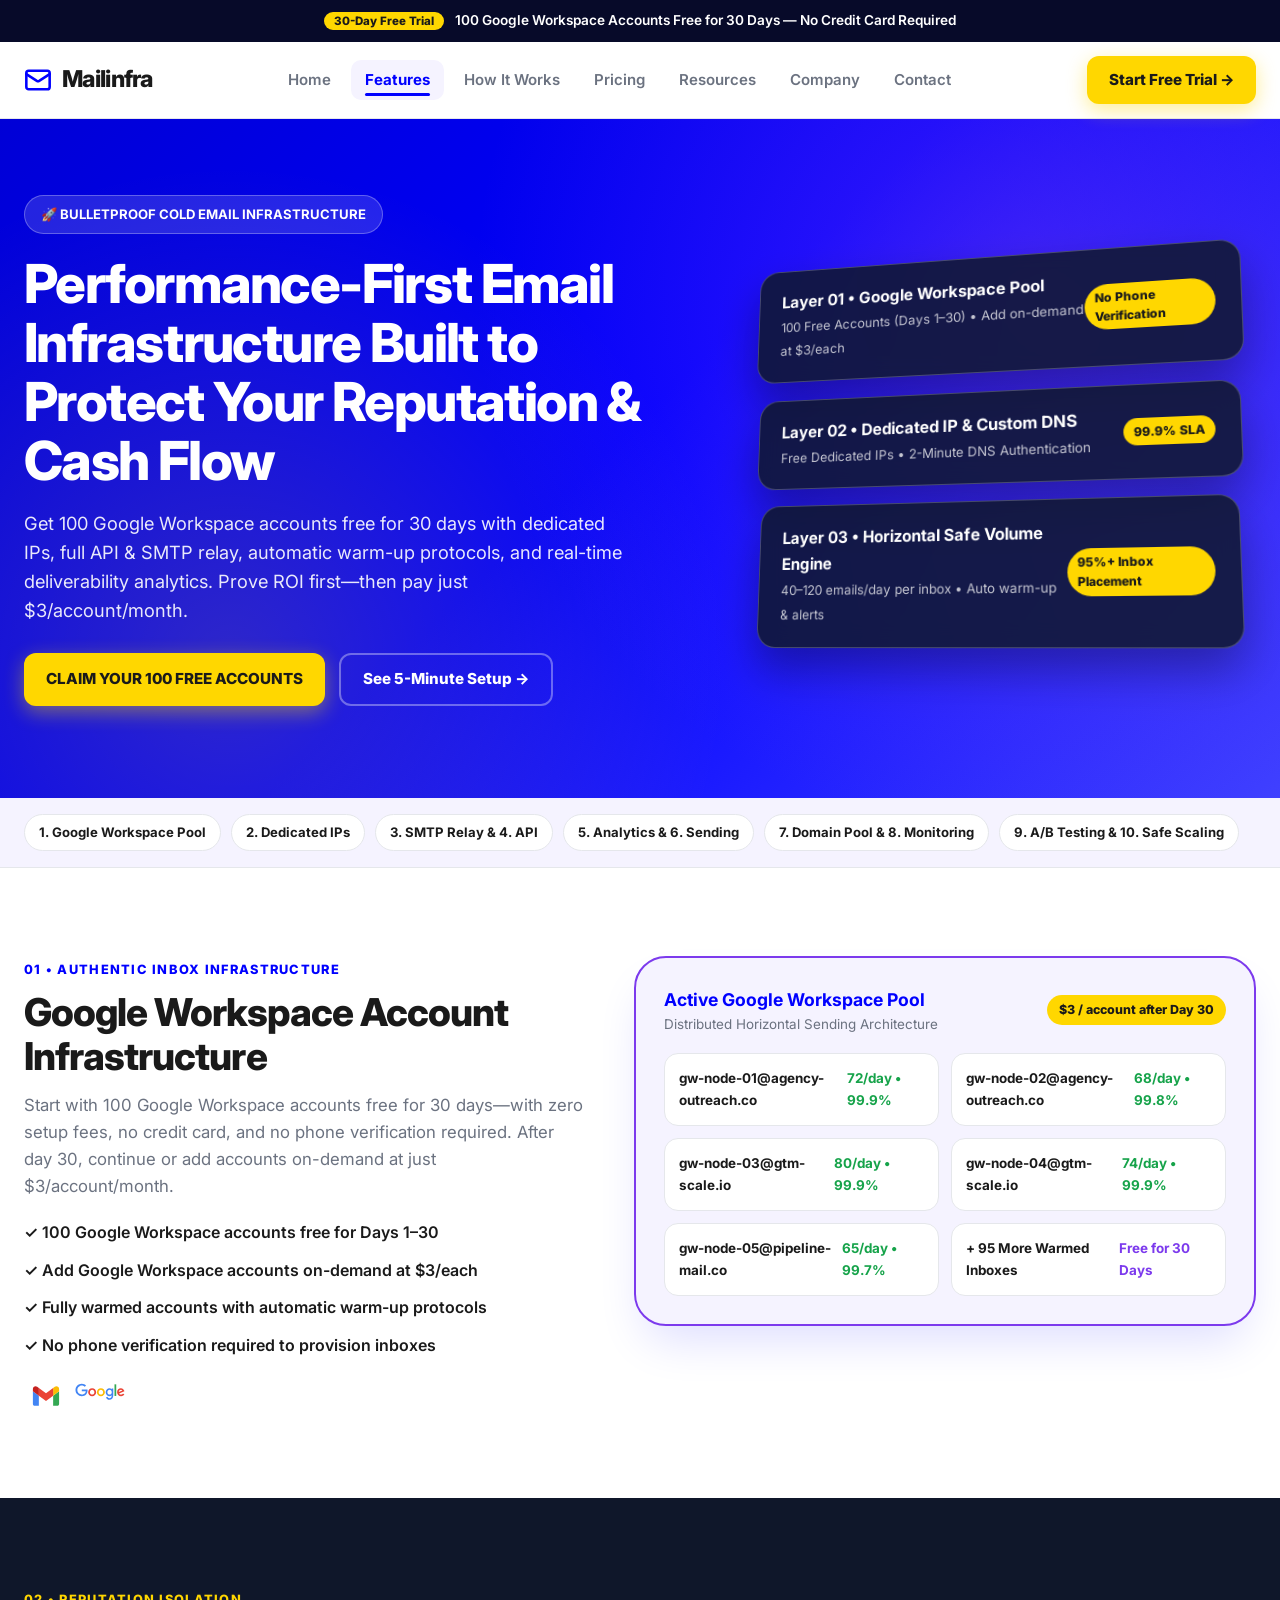
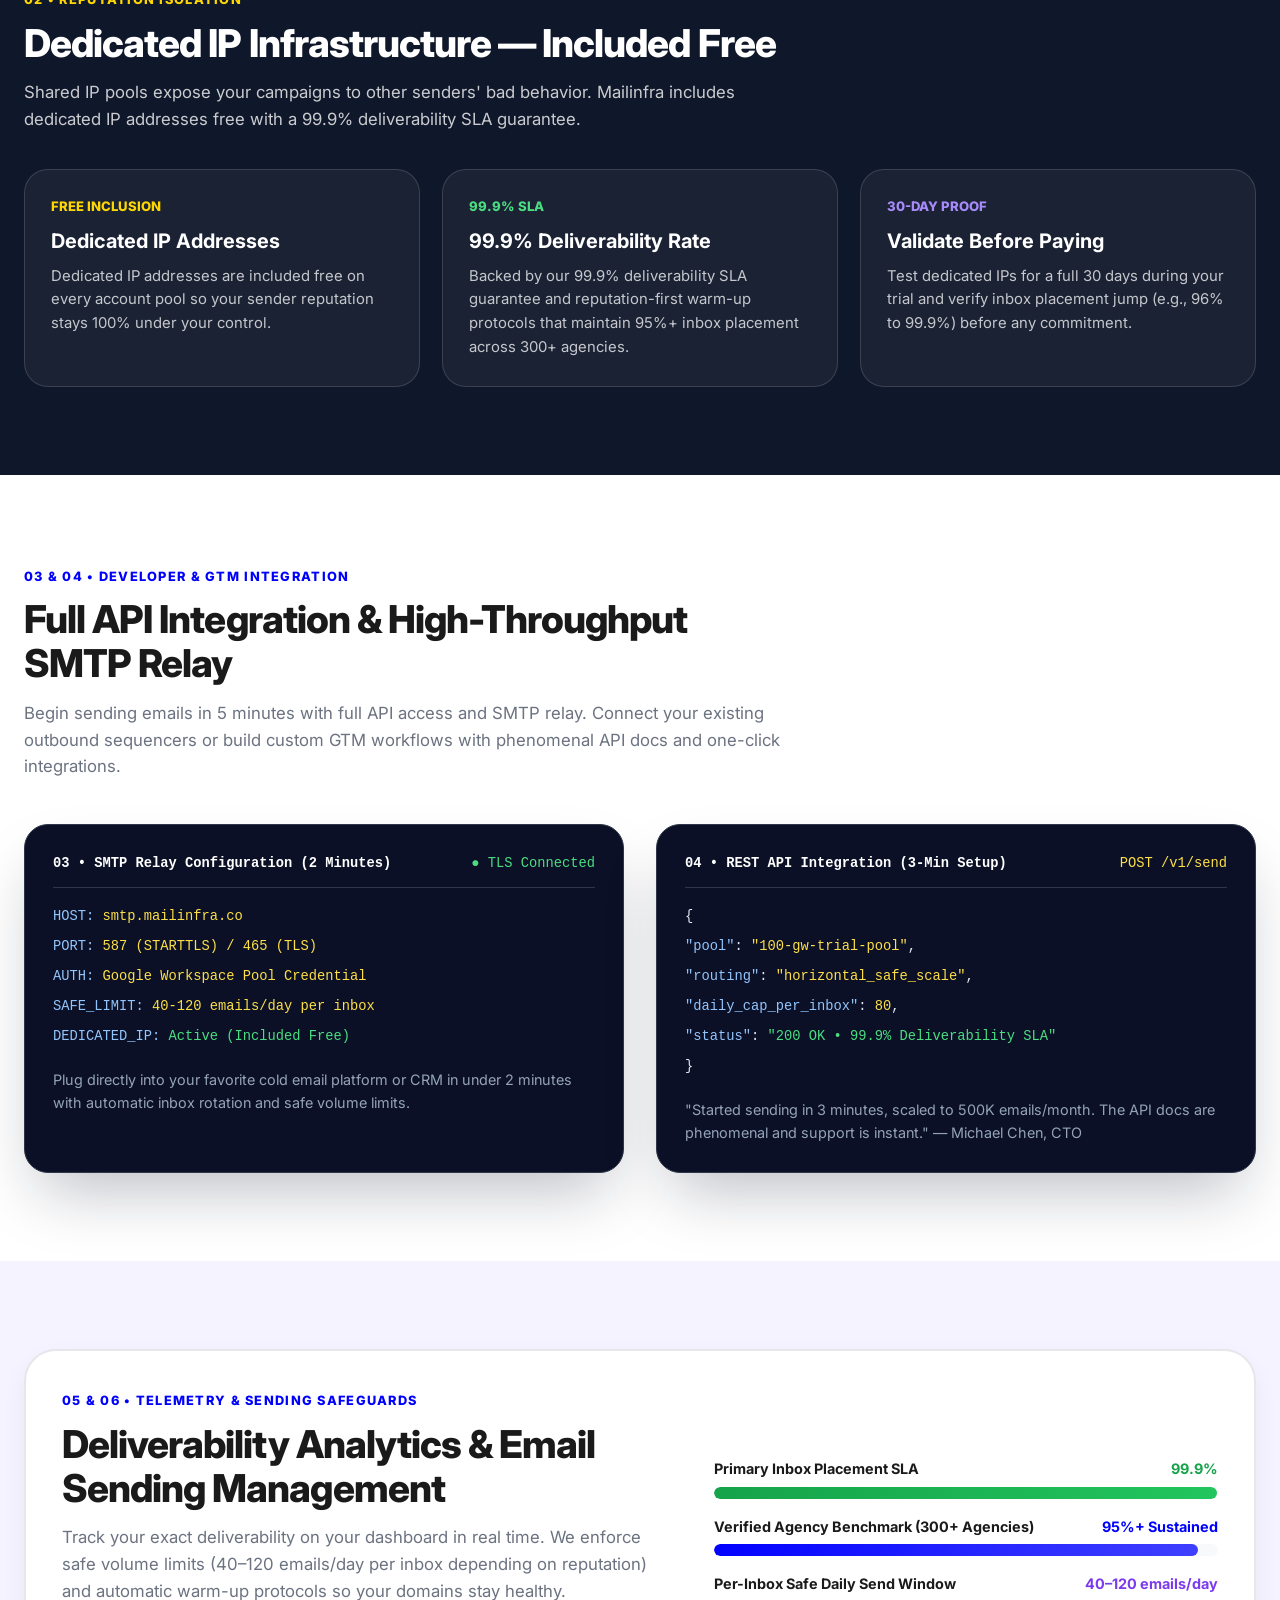
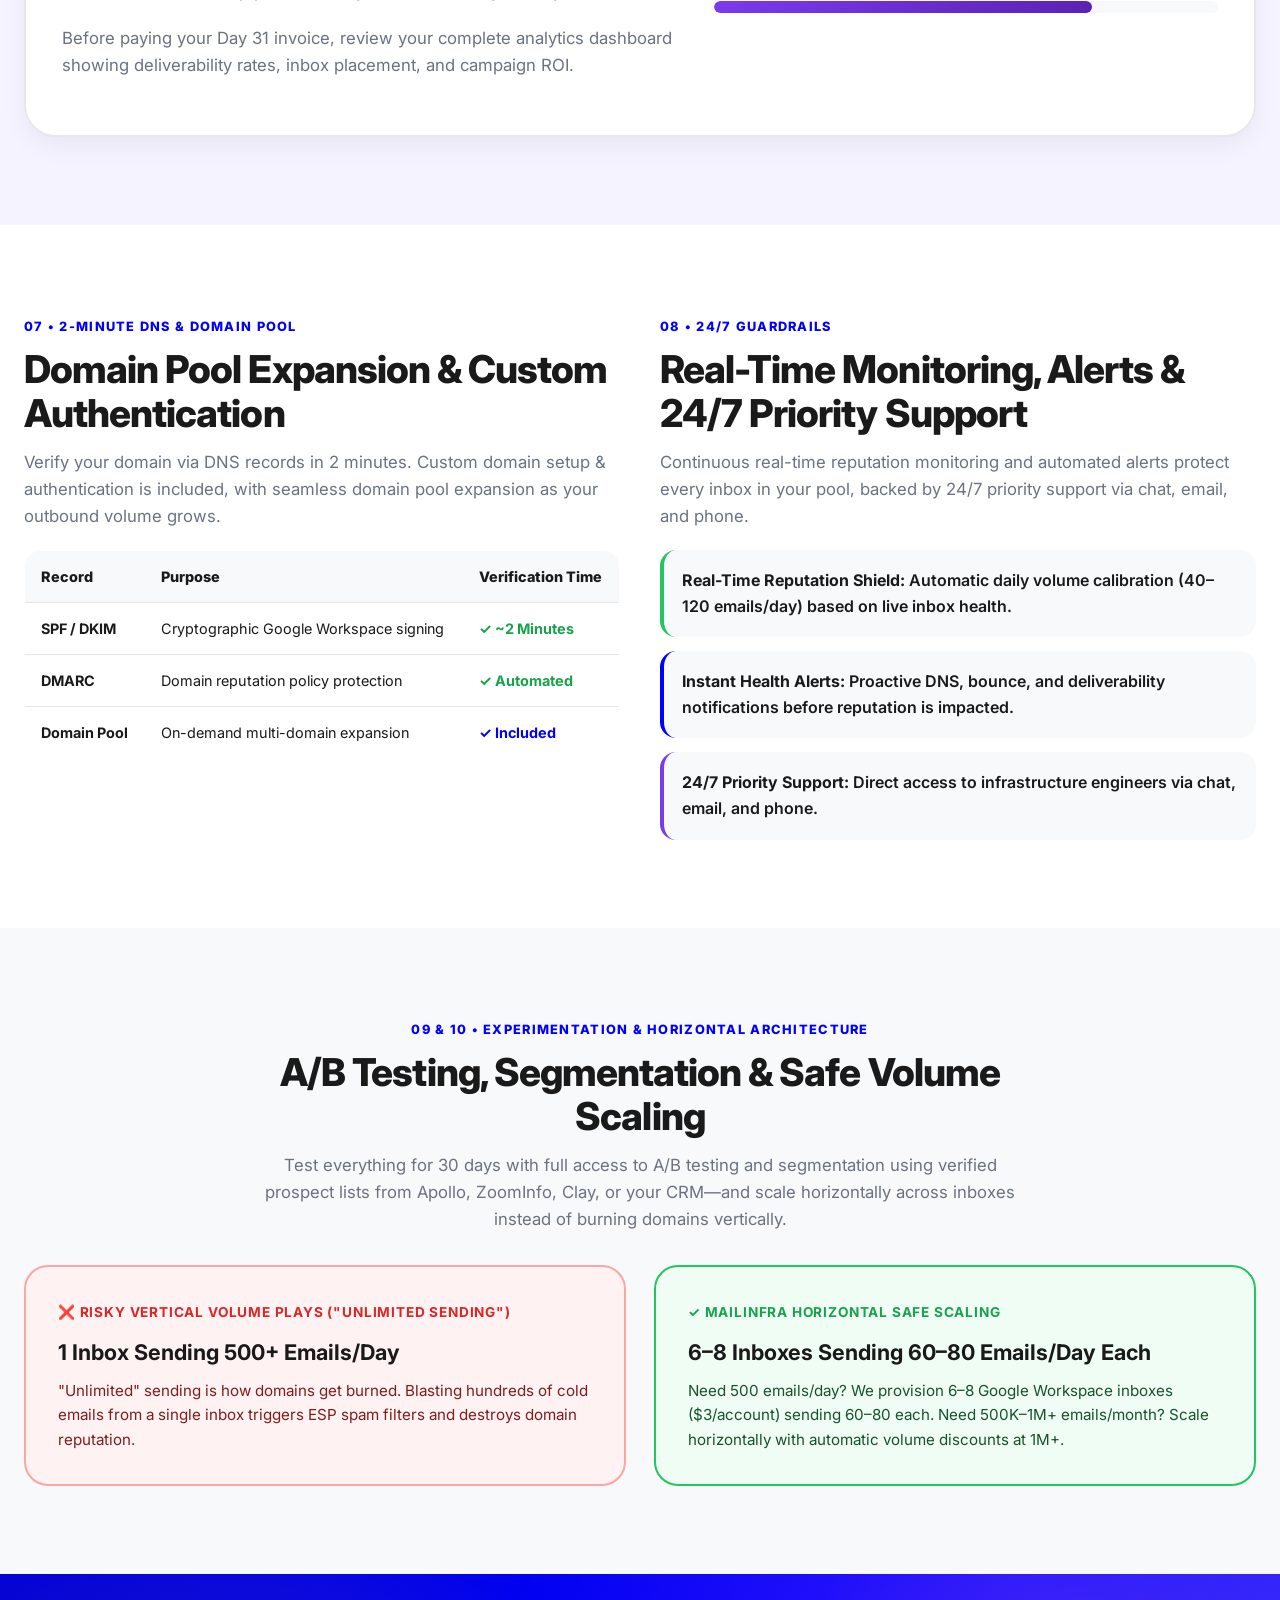
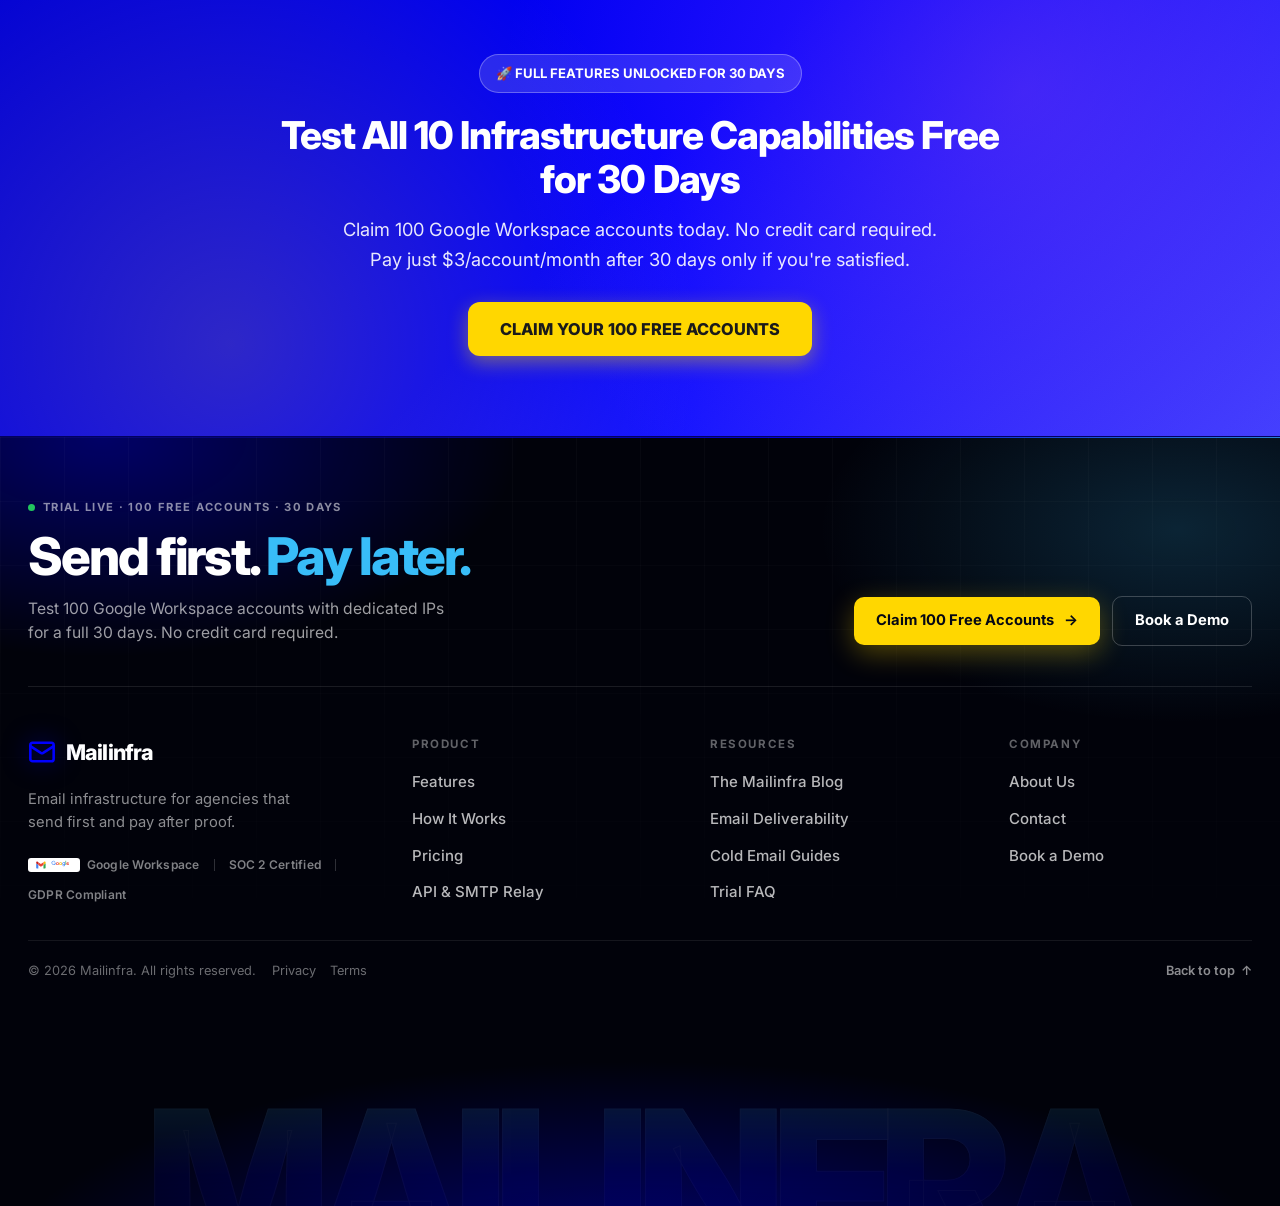
<file: features.html>
<!DOCTYPE html>
<html lang="en">
<head>
  <meta charset="UTF-8">
  <meta name="viewport" content="width=device-width, initial-scale=1.0">
  <title>Features — Mailinfra Email Infrastructure Platform</title>
  <meta name="description" content="Explore Mailinfra's bulletproof cold email infrastructure: 100 free Google Workspace accounts for 30 days, dedicated IPs, full API & SMTP relay, 99.9% deliverability analytics, and safe horizontal scaling.">
  <meta name="theme-color" content="#0000FF">
  <link rel="icon" href="assets/logo/favicon.svg" type="image/svg+xml">
  <link rel="alternate icon" href="assets/logo/favicon.ico">
  <link rel="preconnect" href="https://fonts.googleapis.com">
  <link rel="preconnect" href="https://fonts.gstatic.com" crossorigin>
  <link href="https://fonts.googleapis.com/css2?family=Inter:wght@400;500;600;700;800&display=swap" rel="stylesheet">
  <style>
    @font-face {
      font-family: 'InterLocal';
      src: url('assets/fonts/inter-var.woff2') format('woff2');
      font-weight: 100 900;
      font-display: swap;
    }
    :root {
      --brand-primary: #0000FF;
      --brand-primary-secondary: #4040FF;
      --brand-primary-deep: #070A29;
      --brand-accent: #FFD700;
      --brand-accent-hover: #FFC700;
      --brand-purple: #7C3AED;
      --brand-purple-deep: #5B21B6;
      --bg-main: #FFFFFF;
      --bg-secondary: #F5F3FF;
      --bg-neutral: #F8F9FA;
      --bg-footer: #0F172A;
      --text-primary: #1A1A1A;
      --text-secondary: #6B7280;
      --text-on-dark: #FFFFFF;
      --border-subtle: #E5E7EB;
      --status-green: #22C55E;
      --status-green-dark: #16A34A;
      --grad-primary: linear-gradient(135deg, #0000FF 0%, #2424FF 52%, #4040FF 100%);
      --grad-hero-mesh: radial-gradient(circle at 80% 25%, rgba(124, 58, 237, 0.44) 0%, transparent 48%),
                        radial-gradient(circle at 18% 80%, rgba(255, 215, 0, 0.18) 0%, transparent 42%),
                        linear-gradient(135deg, #0000D6 0%, #0000FF 48%, #4040FF 100%);
      --grad-purple: linear-gradient(135deg, #7C3AED 0%, #5B21B6 100%);
      --shadow-sm: 0 2px 8px rgba(15, 23, 42, 0.05);
      --shadow-md: 0 10px 30px -6px rgba(15, 23, 42, 0.08);
      --shadow-xl: 0 24px 48px -12px rgba(0, 0, 255, 0.14);
      --shadow-2xl: 0 32px 64px -16px rgba(15, 23, 42, 0.28);
      --shadow-gold: 0 6px 20px rgba(255, 215, 0, 0.42);
      --shadow-gold-hover: 0 12px 28px rgba(255, 215, 0, 0.58);
      --radius-md: 12px;
      --radius-lg: 16px;
      --radius-xl: 24px;
      --radius-2xl: 32px;
      --container-max: 1280px;
    }

    @media (prefers-reduced-motion: no-preference) {
      @view-transition { navigation: auto; }
    }

    *, *::before, *::after { box-sizing: border-box; margin: 0; padding: 0; }
    html {
      scroll-behavior: smooth;
      font-family: 'Inter', 'InterLocal', -apple-system, BlinkMacSystemFont, 'Segoe UI', sans-serif;
      color: var(--text-primary);
      background: var(--bg-main);
      -webkit-font-smoothing: antialiased;
    }
    body { overflow-x: hidden; line-height: 1.6; }
    a { color: inherit; text-decoration: none; }
    img, svg { max-width: 100%; display: block; }
    button { font: inherit; cursor: pointer; border: none; background: none; }
    :focus-visible { outline: 3px solid var(--brand-accent); outline-offset: 3px; }

    .container { width: 100%; max-width: var(--container-max); margin-inline: auto; padding-inline: 24px; }

    /* Header & Announcement */
    .announcement-bar {
      background: var(--brand-primary-deep);
      color: var(--text-on-dark);
      font-size: 0.85rem;
      font-weight: 600;
      padding: 10px 16px;
      text-align: center;
    }
    .announcement-pill {
      background: var(--brand-accent);
      color: var(--text-primary);
      font-weight: 800;
      font-size: 0.72rem;
      padding: 2px 10px;
      border-radius: 999px;
      margin-right: 8px;
    }
    .site-header {
      position: sticky;
      top: 0;
      z-index: 1000;
      background: rgba(255, 255, 255, 0.88);
      backdrop-filter: blur(18px);
      border-bottom: 1px solid var(--border-subtle);
    }
    .header-inner {
      max-width: var(--container-max);
      margin: 0 auto;
      padding: 14px 24px;
      display: flex;
      align-items: center;
      justify-content: space-between;
      gap: 20px;
    }
    .site-logo {
      display: inline-flex;
      align-items: center;
      gap: 10px;
      font-size: 1.45rem;
      font-weight: 800;
      letter-spacing: -0.03em;
    }
    .site-logo svg { color: var(--brand-primary); }
    .site-menu { list-style: none; display: flex; align-items: center; gap: 6px; }
    .site-menu a {
      display: inline-flex;
      padding: 8px 14px;
      border-radius: 10px;
      font-size: 0.94rem;
      font-weight: 600;
      color: var(--text-secondary);
      position: relative;
      transition: color 0.2s, background-color 0.2s;
    }
    .site-menu a:hover, .site-menu a[aria-current="page"] {
      color: var(--brand-primary);
      background: var(--bg-secondary);
      font-weight: 700;
    }
    .site-menu a[aria-current="page"]::after {
      content: "";
      position: absolute;
      bottom: 4px;
      left: 14px;
      right: 14px;
      height: 2.5px;
      background: var(--brand-primary);
      border-radius: 2px;
    }
    .menu-toggle {
      display: none;
      align-items: center;
      gap: 8px;
      padding: 9px 14px;
      border-radius: 10px;
      border: 1px solid var(--border-subtle);
      font-weight: 700;
    }

    .btn {
      display: inline-flex;
      align-items: center;
      justify-content: center;
      gap: 10px;
      min-height: 46px;
      padding: 12px 22px;
      border-radius: var(--radius-md);
      font-weight: 800;
      font-size: 0.95rem;
      transition: transform 0.22s, box-shadow 0.22s, background-color 0.2s;
    }
    .btn-gold { background: var(--brand-accent); color: var(--text-primary); box-shadow: var(--shadow-gold); }
    .btn-gold:hover { background: var(--brand-accent-hover); transform: translateY(-2px); box-shadow: var(--shadow-gold-hover); }
    .btn-ghost-white { border: 2px solid rgba(255, 255, 255, 0.35); color: #FFF; }
    .btn-ghost-white:hover { background: rgba(255, 255, 255, 0.14); transform: translateY(-2px); }

    /* Hero with 3D Floating Email Infrastructure Cube/Cluster */
    .features-hero {
      background: var(--grad-hero-mesh);
      color: var(--text-on-dark);
      padding: 76px 0 92px;
      position: relative;
      overflow: hidden;
    }
    .features-hero-grid {
      display: grid;
      grid-template-columns: 1.1fr 0.9fr;
      gap: 48px;
      align-items: center;
    }
    .hero-badge {
      display: inline-flex;
      align-items: center;
      gap: 8px;
      padding: 8px 16px;
      border-radius: 999px;
      background: rgba(255, 255, 255, 0.14);
      border: 1px solid rgba(255, 255, 255, 0.28);
      font-size: 0.82rem;
      font-weight: 700;
      margin-bottom: 20px;
    }
    .hero-title {
      font-size: clamp(2.2rem, 4.2vw, 3.8rem);
      font-weight: 800;
      line-height: 1.1;
      letter-spacing: -0.03em;
      margin-bottom: 18px;
    }
    .hero-sub {
      font-size: 1.14rem;
      color: rgba(255, 255, 255, 0.9);
      margin-bottom: 28px;
      max-width: 600px;
    }

    /* 3D Infrastructure Stack Visual */
    .infra-3d-stack {
      perspective: 1100px;
      display: flex;
      flex-direction: column;
      gap: 16px;
      padding: 20px;
    }
    .infra-layer {
      background: rgba(15, 23, 42, 0.85);
      border: 1.5px solid rgba(255, 255, 255, 0.22);
      border-radius: 20px;
      padding: 20px 24px;
      backdrop-filter: blur(12px);
      box-shadow: 0 22px 44px rgba(0, 0, 0, 0.32);
      transform: rotateX(10deg) rotateY(-12deg);
      transition: transform 0.35s cubic-bezier(0.16, 1, 0.3, 1), border-color 0.25s;
      display: flex;
      align-items: center;
      justify-content: space-between;
    }
    .infra-layer:hover {
      transform: rotateX(0deg) rotateY(0deg) translateY(-4px) scale(1.02);
      border-color: var(--brand-accent);
    }
    .infra-layer-tag {
      background: var(--brand-accent);
      color: var(--text-primary);
      font-weight: 800;
      font-size: 0.76rem;
      padding: 4px 10px;
      border-radius: 999px;
    }

    /* Quick Jump Feature Index Bar */
    .feature-jump-bar {
      background: var(--bg-secondary);
      border-bottom: 1px solid var(--border-subtle);
      padding: 16px 0;
      overflow-x: auto;
    }
    .jump-links {
      display: flex;
      gap: 10px;
      white-space: nowrap;
      list-style: none;
    }
    .jump-links a {
      display: inline-block;
      padding: 7px 14px;
      border-radius: 999px;
      background: var(--bg-main);
      border: 1px solid var(--border-subtle);
      font-size: 0.82rem;
      font-weight: 700;
      color: var(--text-primary);
      transition: all 0.2s;
    }
    .jump-links a:hover {
      background: var(--brand-primary);
      color: #FFF;
      border-color: var(--brand-primary);
    }

    .section-pad { padding: 88px 0; }
    .eyebrow {
      display: inline-block;
      font-size: 0.8rem;
      font-weight: 800;
      letter-spacing: 0.1em;
      color: var(--brand-primary);
      text-transform: uppercase;
      margin-bottom: 10px;
    }
    .sec-h2 {
      font-size: clamp(1.75rem, 3vw, 2.65rem);
      font-weight: 800;
      line-height: 1.15;
      letter-spacing: -0.025em;
      margin-bottom: 14px;
    }
    .sec-p {
      font-size: 1.05rem;
      color: var(--text-secondary);
      margin-bottom: 20px;
    }

    /* Feature 1: Sticky Split Layout for Google Workspace Account Infrastructure */
    .f1-split {
      display: grid;
      grid-template-columns: 0.95fr 1.05fr;
      gap: 48px;
      align-items: start;
    }
    .f1-sticky {
      position: sticky;
      top: 104px;
    }
    .inbox-pool-cluster {
      background: var(--bg-secondary);
      border: 2px solid var(--brand-purple);
      border-radius: var(--radius-2xl);
      padding: 28px;
      box-shadow: var(--shadow-xl);
    }
    .inbox-node-grid {
      display: grid;
      grid-template-columns: repeat(2, 1fr);
      gap: 12px;
      margin-top: 18px;
    }
    .inbox-node {
      background: var(--bg-main);
      border: 1px solid var(--border-subtle);
      border-radius: 14px;
      padding: 14px;
      display: flex;
      align-items: center;
      justify-content: space-between;
      font-size: 0.84rem;
      font-weight: 700;
    }

    /* Feature 2: Dark Dedicated IP Blueprint */
    .f2-dark {
      background: var(--bg-footer);
      color: var(--text-on-dark);
    }
    .f2-dark .eyebrow { color: var(--brand-accent); }
    .f2-dark .sec-p { color: rgba(255, 255, 255, 0.78); }
    .ip-diagram {
      display: grid;
      grid-template-columns: repeat(3, 1fr);
      gap: 22px;
      margin-top: 36px;
    }
    .ip-node {
      background: rgba(255, 255, 255, 0.05);
      border: 1.5px solid rgba(255, 255, 255, 0.14);
      border-radius: var(--radius-xl);
      padding: 26px;
      position: relative;
    }

    /* Feature 3 & 4: Dual Interactive Technical Workbench (SMTP Relay + API Integration) */
    .f34-workbench {
      display: grid;
      grid-template-columns: 1fr 1fr;
      gap: 32px;
    }
    .terminal-card {
      background: #0B1026;
      color: #E2E8F0;
      border-radius: var(--radius-xl);
      padding: 28px;
      border: 1.5px solid #2D3748;
      box-shadow: var(--shadow-2xl);
      font-family: ui-monospace, SFMono-Regular, Menlo, Monaco, Consolas, monospace;
      font-size: 0.86rem;
    }
    .code-line {
      padding: 4px 0;
      display: block;
    }
    .code-key { color: #93C5FD; }
    .code-str { color: #FDE047; }
    .code-ok { color: #4ADE80; }

    /* Feature 5 & 6: Deliverability Analytics + Email Sending Management */
    .f56-band {
      background: var(--bg-secondary);
    }
    .analytics-showcase {
      background: var(--bg-main);
      border: 2px solid var(--border-subtle);
      border-radius: var(--radius-2xl);
      padding: 36px;
      display: grid;
      grid-template-columns: 1.1fr 0.9fr;
      gap: 36px;
      align-items: center;
      box-shadow: var(--shadow-md);
    }
    .meter-row {
      margin-bottom: 16px;
    }
    .meter-label {
      display: flex;
      justify-content: space-between;
      font-weight: 700;
      font-size: 0.9rem;
      margin-bottom: 6px;
    }
    .meter-track {
      height: 12px;
      background: var(--bg-neutral);
      border-radius: 999px;
      overflow: hidden;
    }
    .meter-fill {
      height: 100%;
      border-radius: 999px;
      background: var(--grad-primary);
    }

    /* Feature 7 & 8: Domain Pool Expansion + Real-Time Monitoring & Alerts */
    .dns-table {
      width: 100%;
      border-collapse: collapse;
      background: var(--bg-main);
      border-radius: var(--radius-lg);
      overflow: hidden;
      border: 1px solid var(--border-subtle);
      margin-top: 20px;
      font-size: 0.9rem;
    }
    .dns-table th, .dns-table td {
      padding: 14px 16px;
      text-align: left;
      border-bottom: 1px solid var(--border-subtle);
    }
    .dns-table th {
      background: var(--bg-neutral);
      font-weight: 800;
    }

    /* Feature 9 & 10: A/B Testing & Segmentation + Safe Volume Scaling */
    .scaling-comparison {
      display: grid;
      grid-template-columns: 1fr 1fr;
      gap: 28px;
      margin-top: 32px;
    }
    .scale-panel {
      border-radius: var(--radius-xl);
      padding: 32px;
      border: 2px solid var(--border-subtle);
    }
    .scale-panel.bad {
      background: #FEF2F2;
      border-color: #FCA5A5;
    }
    .scale-panel.good {
      background: #F0FDF4;
      border-color: #22C55E;
    }

    /* Footer */
    .site-footer {
      background: var(--bg-footer);
      color: var(--text-on-dark);
      padding: 68px 0 36px;
    }
    .footer-grid {
      display: grid;
      grid-template-columns: 1.5fr repeat(3, 1fr);
      gap: 40px;
      padding-bottom: 44px;
      border-bottom: 1px solid rgba(255, 255, 255, 0.1);
    }
    .footer-col h4 {
      font-size: 0.88rem;
      font-weight: 800;
      text-transform: uppercase;
      letter-spacing: 0.08em;
      color: var(--brand-accent);
      margin-bottom: 16px;
    }
    .footer-col ul { list-style: none; display: grid; gap: 10px; }
    .footer-col a { color: rgba(255, 255, 255, 0.76); font-size: 0.93rem; }
    .footer-col a:hover { color: var(--brand-accent); }
    .footer-bottom {
      padding-top: 28px;
      display: flex;
      align-items: center;
      justify-content: space-between;
      flex-wrap: wrap;
      gap: 16px;
      font-size: 0.86rem;
      color: rgba(255, 255, 255, 0.68);
    }

    @media (max-width: 1024px) {
      .features-hero-grid,
      .f1-split,
      .ip-diagram,
      .f34-workbench,
      .analytics-showcase,
      .scaling-comparison {
        grid-template-columns: 1fr;
      }
      .f1-sticky { position: static; }
      .footer-grid { grid-template-columns: 1fr 1fr; }
    }
    @media (max-width: 768px) {
      .menu-toggle { display: inline-flex; }
      .site-menu {
        position: fixed;
        top: 108px;
        left: 16px;
        right: 16px;
        background: var(--bg-main);
        border: 1.5px solid var(--border-subtle);
        border-radius: var(--radius-lg);
        box-shadow: var(--shadow-2xl);
        padding: 16px;
        flex-direction: column;
        align-items: stretch;
        display: none;
      }
      .site-menu.is-open { display: flex; }
      .inbox-node-grid, .footer-grid { grid-template-columns: 1fr; }
    }
  
    /* ===== CINEMATIC FOOTER (shared across all pages) ===== */
    /* 13. FOOTER — infrastructure status-bar close */
    /* 13. FOOTER — infrastructure status-bar close */
    .cf-footer {
      position: relative;
      background: #01020A;
      color: #FFFFFF;
      overflow: hidden;
      isolation: isolate;
      border-top: 1px solid rgba(0, 0, 255, 0.35);
      font-family: 'Inter', 'InterLocal', -apple-system, BlinkMacSystemFont, 'Segoe UI', sans-serif;
    }
    .cf-footer *, .cf-footer *::before, .cf-footer *::after { box-sizing: border-box; }
    .cf-aurora {
      position: absolute;
      inset: 0;
      z-index: -3;
      background:
        radial-gradient(ellipse 48% 42% at 8% 0%, rgba(0, 0, 255, 0.38) 0%, transparent 68%),
        radial-gradient(ellipse 40% 36% at 92% 12%, rgba(56, 189, 248, 0.18) 0%, transparent 70%),
        radial-gradient(ellipse 70% 40% at 50% 110%, rgba(0, 0, 255, 0.45) 0%, transparent 72%);
    }
    @media (prefers-reduced-motion: no-preference) {
      .cf-aurora { animation: cf-aurora-shift 16s ease-in-out infinite alternate; }
    }
    @keyframes cf-aurora-shift {
      from { transform: translate3d(-1%, 0, 0) scale(1); }
      to { transform: translate3d(1%, -0.8%, 0) scale(1.04); }
    }
    .cf-grid-bg {
      position: absolute;
      inset: 0;
      z-index: -2;
      background-image:
        linear-gradient(rgba(255, 255, 255, 0.035) 1px, transparent 1px),
        linear-gradient(90deg, rgba(255, 255, 255, 0.035) 1px, transparent 1px);
      background-size: 64px 64px;
      mask-image: linear-gradient(180deg, #000 0%, transparent 72%);
      -webkit-mask-image: linear-gradient(180deg, #000 0%, transparent 72%);
      opacity: 0.7;
    }
    .cf-beam {
      position: absolute;
      top: 0;
      left: 0;
      right: 0;
      height: 1px;
      z-index: -1;
      background: linear-gradient(90deg, transparent 0%, #0000FF 28%, #38BDF8 50%, #FFD700 72%, transparent 100%);
      opacity: 0.85;
    }
    @media (prefers-reduced-motion: no-preference) {
      .cf-beam { background-size: 220% 100%; animation: cf-beam-run 8s linear infinite; }
    }
    @keyframes cf-beam-run {
      from { background-position: 0% 0; }
      to { background-position: 220% 0; }
    }
    .cf-inner {
      position: relative;
      max-width: 1280px;
      margin: 0 auto;
      padding: 56px 28px 20px;
    }

    /* Flush CTA strip — no glass card */
    .cf-cta {
      display: grid;
      grid-template-columns: minmax(0, 1.35fr) auto;
      gap: 28px 48px;
      align-items: end;
      padding: 0 0 40px;
      margin-bottom: 48px;
      border-bottom: 1px solid rgba(255, 255, 255, 0.1);
      background: none;
      box-shadow: none;
      backdrop-filter: none;
      border-radius: 0;
    }
    .cf-eyebrow {
      display: inline-flex;
      align-items: center;
      gap: 8px;
      font-size: 0.7rem;
      font-weight: 700;
      letter-spacing: 0.12em;
      text-transform: uppercase;
      color: rgba(255, 255, 255, 0.55);
      padding: 0;
      border: none;
      background: none;
      border-radius: 0;
      margin-bottom: 14px;
    }
    .cf-dot {
      width: 7px;
      height: 7px;
      border-radius: 50%;
      background: #22C55E;
      box-shadow: 0 0 0 0 rgba(34, 197, 94, 0.55);
    }
    @media (prefers-reduced-motion: no-preference) {
      .cf-dot { animation: cf-dot-pulse 2.2s ease-out infinite; }
    }
    @keyframes cf-dot-pulse {
      0% { box-shadow: 0 0 0 0 rgba(34, 197, 94, 0.55); }
      70% { box-shadow: 0 0 0 8px rgba(34, 197, 94, 0); }
      100% { box-shadow: 0 0 0 0 rgba(34, 197, 94, 0); }
    }
    .cf-cta h2 {
      font-size: clamp(2rem, 4.2vw, 3.25rem);
      font-weight: 800;
      line-height: 1.05;
      letter-spacing: -0.04em;
      margin: 0 0 12px;
      color: #FFFFFF;
      text-wrap: balance;
    }
    .cf-grad-text {
      color: #38BDF8;
      background: none;
      -webkit-background-clip: unset;
      background-clip: unset;
    }
    .cf-cta p {
      margin: 0;
      color: rgba(255, 255, 255, 0.62);
      font-size: 0.98rem;
      line-height: 1.55;
      max-width: 440px;
      text-wrap: pretty;
    }
    .cf-cta-actions {
      display: flex;
      flex-wrap: wrap;
      gap: 12px;
      align-items: center;
      justify-content: flex-end;
    }
    .cf-btn {
      display: inline-flex;
      align-items: center;
      justify-content: center;
      gap: 10px;
      min-height: 48px;
      padding: 12px 22px;
      border-radius: 10px;
      font-weight: 700;
      font-size: 0.92rem;
      text-decoration: none;
      transition: transform 0.2s ease, box-shadow 0.2s, background-color 0.2s, border-color 0.2s, color 0.2s;
    }
    .cf-btn-primary {
      background: #FFD700;
      color: #050814;
      box-shadow: 0 8px 28px rgba(255, 215, 0, 0.32);
    }
    .cf-btn-primary:hover {
      transform: translateY(-2px);
      background: #FFE34D;
      box-shadow: 0 12px 32px rgba(255, 215, 0, 0.45);
    }
    .cf-btn-ghost {
      color: #FFFFFF;
      border: 1px solid rgba(255, 255, 255, 0.22);
      background: transparent;
    }
    .cf-btn-ghost:hover {
      transform: translateY(-2px);
      border-color: rgba(56, 189, 248, 0.7);
      color: #38BDF8;
      background: rgba(56, 189, 248, 0.06);
    }

    /* Brand + nav — wider, denser */
    .cf-cols {
      display: grid;
      grid-template-columns: minmax(220px, 1.35fr) repeat(3, minmax(0, 1fr));
      gap: 40px 56px;
      padding-bottom: 36px;
      border-bottom: 1px solid rgba(255, 255, 255, 0.08);
      align-items: start;
    }
    .cf-logo {
      display: inline-flex;
      align-items: center;
      gap: 10px;
      font-size: 1.35rem;
      font-weight: 800;
      letter-spacing: -0.04em;
      color: #FFFFFF;
      text-decoration: none;
    }
    .cf-logo svg {
      color: #0000FF;
      filter: drop-shadow(0 0 12px rgba(0, 0, 255, 0.55));
    }
    .cf-brand p {
      margin: 14px 0 22px;
      color: rgba(255, 255, 255, 0.55);
      font-size: 0.92rem;
      line-height: 1.55;
      max-width: 280px;
    }
    .cf-trust {
      display: flex;
      flex-wrap: wrap;
      align-items: center;
      gap: 10px 14px;
      font-size: 0.75rem;
      font-weight: 600;
      color: rgba(255, 255, 255, 0.5);
      letter-spacing: 0.02em;
    }
    .cf-trust-item {
      display: inline-flex;
      align-items: center;
      gap: 7px;
    }
    .cf-trust-item img {
      height: 14px;
      width: auto;
      display: block;
      background: #fff;
      padding: 2px 5px;
      border-radius: 3px;
    }
    .cf-trust-sep {
      width: 1px;
      height: 12px;
      background: rgba(255, 255, 255, 0.18);
    }
    .cf-col h4 {
      margin: 0 0 16px;
      font-size: 0.72rem;
      font-weight: 700;
      letter-spacing: 0.14em;
      text-transform: uppercase;
      color: rgba(255, 255, 255, 0.38);
    }
    .cf-col ul {
      list-style: none;
      margin: 0;
      padding: 0;
      display: grid;
      gap: 11px;
    }
    .cf-col a {
      display: inline-block;
      color: rgba(255, 255, 255, 0.72);
      font-size: 0.94rem;
      font-weight: 500;
      text-decoration: none;
      transition: color 0.18s ease;
    }
    .cf-col a:hover { color: #38BDF8; }

    .cf-bottom {
      display: flex;
      align-items: center;
      justify-content: space-between;
      flex-wrap: wrap;
      gap: 12px 20px;
      padding-top: 20px;
      font-size: 0.8rem;
      color: rgba(255, 255, 255, 0.42);
    }
    .cf-bottom-meta {
      display: flex;
      flex-wrap: wrap;
      align-items: center;
      gap: 8px 16px;
    }
    .cf-legal {
      display: inline-flex;
      flex-wrap: wrap;
      gap: 14px;
    }
    .cf-legal a {
      color: rgba(255, 255, 255, 0.42);
      text-decoration: none;
      transition: color 0.18s;
    }
    .cf-legal a:hover { color: #FFFFFF; }
    .cf-top-btn {
      display: inline-flex;
      align-items: center;
      gap: 6px;
      padding: 0;
      border: none;
      border-radius: 0;
      background: transparent;
      color: rgba(255, 255, 255, 0.55);
      font: inherit;
      font-size: 0.8rem;
      font-weight: 600;
      cursor: pointer;
      transition: color 0.18s ease;
    }
    .cf-top-btn:hover { color: #FFD700; }

    /* Giant scroll-linked wordmark */
    .cf-wordmark {
      position: relative;
      text-align: center;
      font-weight: 800;
      font-size: clamp(3.5rem, 16vw, 15rem);
      line-height: 0.82;
      letter-spacing: -0.07em;
      margin-top: 28px;
      padding-bottom: 0.04em;
      white-space: nowrap;
      user-select: none;
      pointer-events: none;
      background: linear-gradient(180deg, rgba(56, 189, 248, 0.5) 0%, rgba(0, 0, 255, 0.38) 42%, rgba(1, 2, 10, 0) 90%);
      -webkit-background-clip: text;
      background-clip: text;
      color: transparent;
      -webkit-text-stroke: 1px rgba(255, 255, 255, 0.12);
      opacity: var(--cf-op, 0.35);
      transform: translate3d(0, var(--cf-ty, 40px), 0);
      will-change: transform, opacity;
    }

    @media (max-width: 1024px) {
      .cf-cta {
        grid-template-columns: 1fr;
        align-items: start;
      }
      .cf-cta-actions { justify-content: flex-start; }
      .cf-cols {
        grid-template-columns: repeat(3, minmax(0, 1fr));
        gap: 36px 28px;
      }
      .cf-brand { grid-column: 1 / -1; max-width: 520px; }
    }
    @media (max-width: 640px) {
      .cf-inner { padding: 44px 20px 16px; }
      .cf-cta { padding-bottom: 28px; margin-bottom: 36px; }
      .cf-cols { grid-template-columns: 1fr 1fr; gap: 28px 20px; }
      .cf-brand { max-width: none; }
      .cf-bottom { flex-direction: column; align-items: flex-start; }
      .cf-wordmark { margin-top: 20px; }
    }
</style>
  <link rel="stylesheet" href="assets/css/scroll-motion.css">
</head>
<body>
  <div class="announcement-bar">
    <span class="announcement-pill">30-Day Free Trial</span>
    <span>100 Google Workspace Accounts Free for 30 Days — No Credit Card Required</span>
  </div>

  <header class="site-header">
    <div class="header-inner">
      <a href="index.html" class="site-logo">
        <svg xmlns="http://www.w3.org/2000/svg" width="28" height="28" viewBox="0 0 24 24" fill="none" stroke="currentColor" stroke-width="2.2" stroke-linecap="round" stroke-linejoin="round" aria-hidden="true">
          <path d="m22 7-8.991 5.727a2 2 0 0 1-2.009 0L2 7"></path>
          <rect x="2" y="4" width="20" height="16" rx="2"></rect>
        </svg>
        <span>Mailinfra</span>
      </a>
      <nav class="site-nav" aria-label="Primary">
        <button type="button" class="menu-toggle" id="menu-toggle" aria-expanded="false" aria-controls="primary-menu">Menu</button>
        <ul class="site-menu" id="primary-menu">
          <li><a href="index.html">Home</a></li>
          <li><a href="features.html" aria-current="page">Features</a></li>
          <li><a href="how-it-works.html">How It Works</a></li>
          <li><a href="pricing.html">Pricing</a></li>
          <li><a href="resources.html">Resources</a></li>
          <li><a href="about.html">Company</a></li>
          <li><a href="contact.html">Contact</a></li>
        </ul>
      </nav>
      <a href="https://calendly.com/10x-cold-email-infrastructure/15min" class="btn btn-gold" target="_blank" rel="noopener">Start Free Trial →</a>
    </div>
  </header>

  <main>
    <!-- HERO -->
    <section class="features-hero">
      <div class="container features-hero-grid">
        <div>
          <div class="hero-badge">🚀 BULLETPROOF COLD EMAIL INFRASTRUCTURE</div>
          <h1 class="hero-title">Performance-First Email Infrastructure Built to Protect Your Reputation &amp; Cash Flow</h1>
          <p class="hero-sub">
            Get 100 Google Workspace accounts free for 30 days with dedicated IPs, full API &amp; SMTP relay, automatic warm-up protocols, and real-time deliverability analytics. Prove ROI first—then pay just $3/account/month.
          </p>
          <div style="display:flex;gap:14px;flex-wrap:wrap;">
            <a href="https://calendly.com/10x-cold-email-infrastructure/15min" class="btn btn-gold" target="_blank" rel="noopener">CLAIM YOUR 100 FREE ACCOUNTS</a>
            <a href="how-it-works.html" class="btn btn-ghost-white">See 5-Minute Setup →</a>
          </div>
        </div>

        <div class="infra-3d-stack" aria-label="3D Email Infrastructure Layers">
          <div class="infra-layer">
            <div>
              <strong style="display:block;font-size:1.05rem;">Layer 01 • Google Workspace Pool</strong>
              <span style="font-size:0.84rem;color:rgba(255,255,255,0.75);">100 Free Accounts (Days 1–30) • Add on-demand at $3/each</span>
            </div>
            <span class="infra-layer-tag">No Phone Verification</span>
          </div>
          <div class="infra-layer">
            <div>
              <strong style="display:block;font-size:1.05rem;">Layer 02 • Dedicated IP &amp; Custom DNS</strong>
              <span style="font-size:0.84rem;color:rgba(255,255,255,0.75);">Free Dedicated IPs • 2-Minute DNS Authentication</span>
            </div>
            <span class="infra-layer-tag">99.9% SLA</span>
          </div>
          <div class="infra-layer">
            <div>
              <strong style="display:block;font-size:1.05rem;">Layer 03 • Horizontal Safe Volume Engine</strong>
              <span style="font-size:0.84rem;color:rgba(255,255,255,0.75);">40–120 emails/day per inbox • Auto warm-up &amp; alerts</span>
            </div>
            <span class="infra-layer-tag">95%+ Inbox Placement</span>
          </div>
        </div>
      </div>
    </section>

    <!-- QUICK JUMP INDEX -->
    <nav class="feature-jump-bar" aria-label="Feature Sections">
      <div class="container">
        <ul class="jump-links">
          <li><a href="#gw-infrastructure">1. Google Workspace Pool</a></li>
          <li><a href="#dedicated-ips">2. Dedicated IPs</a></li>
          <li><a href="#api-smtp">3. SMTP Relay &amp; 4. API</a></li>
          <li><a href="#deliverability-analytics">5. Analytics &amp; 6. Sending</a></li>
          <li><a href="#domain-pool">7. Domain Pool &amp; 8. Monitoring</a></li>
          <li><a href="#ab-scaling">9. A/B Testing &amp; 10. Safe Scaling</a></li>
        </ul>
      </div>
    </nav>

    <!-- FEATURE 1: GOOGLE WORKSPACE ACCOUNT INFRASTRUCTURE (STICKY SPLIT LAYOUT) -->
    <section class="section-pad" id="gw-infrastructure">
      <div class="container f1-split">
        <div class="f1-sticky">
          <span class="eyebrow">01 • AUTHENTIC INBOX INFRASTRUCTURE</span>
          <h2 class="sec-h2">Google Workspace Account Infrastructure</h2>
          <p class="sec-p">
            Start with 100 Google Workspace accounts free for 30 days—with zero setup fees, no credit card, and no phone verification required. After day 30, continue or add accounts on-demand at just $3/account/month.
          </p>
          <ul style="list-style:none;display:grid;gap:12px;margin-bottom:24px;font-weight:600;">
            <li>✓ 100 Google Workspace accounts free for Days 1–30</li>
            <li>✓ Add Google Workspace accounts on-demand at $3/each</li>
            <li>✓ Fully warmed accounts with automatic warm-up protocols</li>
            <li>✓ No phone verification required to provision inboxes</li>
          </ul>
          <img src="assets/logo/google-workspace.svg" alt="Google Workspace" style="height:28px;">
        </div>

        <div class="inbox-pool-cluster">
          <div style="display:flex;justify-content:space-between;align-items:center;flex-wrap:wrap;gap:10px;">
            <div>
              <strong style="font-size:1.1rem;color:var(--brand-primary);">Active Google Workspace Pool</strong>
              <p style="font-size:0.84rem;color:var(--text-secondary);">Distributed Horizontal Sending Architecture</p>
            </div>
            <span style="background:var(--brand-accent);padding:5px 12px;border-radius:999px;font-weight:800;font-size:0.78rem;">$3 / account after Day 30</span>
          </div>
          <div class="inbox-node-grid">
            <div class="inbox-node"><span>gw-node-01@agency-outreach.co</span><span style="color:var(--status-green-dark);">72/day • 99.9%</span></div>
            <div class="inbox-node"><span>gw-node-02@agency-outreach.co</span><span style="color:var(--status-green-dark);">68/day • 99.8%</span></div>
            <div class="inbox-node"><span>gw-node-03@gtm-scale.io</span><span style="color:var(--status-green-dark);">80/day • 99.9%</span></div>
            <div class="inbox-node"><span>gw-node-04@gtm-scale.io</span><span style="color:var(--status-green-dark);">74/day • 99.9%</span></div>
            <div class="inbox-node"><span>gw-node-05@pipeline-mail.co</span><span style="color:var(--status-green-dark);">65/day • 99.7%</span></div>
            <div class="inbox-node"><span>+ 95 More Warmed Inboxes</span><span style="color:var(--brand-purple);">Free for 30 Days</span></div>
          </div>
        </div>
      </div>
    </section>

    <!-- FEATURE 2: DEDICATED IP INFRASTRUCTURE (DARK TELEMETRY LAYOUT) -->
    <section class="section-pad f2-dark" id="dedicated-ips">
      <div class="container">
        <span class="eyebrow">02 • REPUTATION ISOLATION</span>
        <h2 class="sec-h2">Dedicated IP Infrastructure — Included Free</h2>
        <p class="sec-p" style="max-width:740px;">
          Shared IP pools expose your campaigns to other senders' bad behavior. Mailinfra includes dedicated IP addresses free with a 99.9% deliverability SLA guarantee.
        </p>
        <div class="ip-diagram">
          <div class="ip-node">
            <div style="color:var(--brand-accent);font-weight:800;font-size:0.82rem;margin-bottom:8px;">FREE INCLUSION</div>
            <h3 style="font-size:1.25rem;margin-bottom:8px;">Dedicated IP Addresses</h3>
            <p style="font-size:0.93rem;color:rgba(255,255,255,0.75);">Dedicated IP addresses are included free on every account pool so your sender reputation stays 100% under your control.</p>
          </div>
          <div class="ip-node">
            <div style="color:#4ADE80;font-weight:800;font-size:0.82rem;margin-bottom:8px;">99.9% SLA</div>
            <h3 style="font-size:1.25rem;margin-bottom:8px;">99.9% Deliverability Rate</h3>
            <p style="font-size:0.93rem;color:rgba(255,255,255,0.75);">Backed by our 99.9% deliverability SLA guarantee and reputation-first warm-up protocols that maintain 95%+ inbox placement across 300+ agencies.</p>
          </div>
          <div class="ip-node">
            <div style="color:#A78BFA;font-weight:800;font-size:0.82rem;margin-bottom:8px;">30-DAY PROOF</div>
            <h3 style="font-size:1.25rem;margin-bottom:8px;">Validate Before Paying</h3>
            <p style="font-size:0.93rem;color:rgba(255,255,255,0.75);">Test dedicated IPs for a full 30 days during your trial and verify inbox placement jump (e.g., 96% to 99.9%) before any commitment.</p>
          </div>
        </div>
      </div>
    </section>

    <!-- FEATURES 3 & 4: SMTP RELAY & API INTEGRATION (DUAL TECHNICAL WORKBENCH) -->
    <section class="section-pad" id="api-smtp">
      <div class="container">
        <div style="max-width:760px;margin-bottom:44px;">
          <span class="eyebrow">03 &amp; 04 • DEVELOPER &amp; GTM INTEGRATION</span>
          <h2 class="sec-h2">Full API Integration &amp; High-Throughput SMTP Relay</h2>
          <p class="sec-p">
            Begin sending emails in 5 minutes with full API access and SMTP relay. Connect your existing outbound sequencers or build custom GTM workflows with phenomenal API docs and one-click integrations.
          </p>
        </div>

        <div class="f34-workbench">
          <div class="terminal-card">
            <div style="display:flex;justify-content:space-between;border-bottom:1px solid #2D3748;padding-bottom:12px;margin-bottom:14px;">
              <strong style="color:#FFF;">03 • SMTP Relay Configuration (2 Minutes)</strong>
              <span class="code-ok">● TLS Connected</span>
            </div>
            <span class="code-line"><span class="code-key">HOST:</span> <span class="code-str">smtp.mailinfra.co</span></span>
            <span class="code-line"><span class="code-key">PORT:</span> <span class="code-str">587 (STARTTLS) / 465 (TLS)</span></span>
            <span class="code-line"><span class="code-key">AUTH:</span> <span class="code-str">Google Workspace Pool Credential</span></span>
            <span class="code-line"><span class="code-key">SAFE_LIMIT:</span> <span class="code-str">40-120 emails/day per inbox</span></span>
            <span class="code-line"><span class="code-key">DEDICATED_IP:</span> <span class="code-ok">Active (Included Free)</span></span>
            <p style="margin-top:16px;font-family:'Inter',sans-serif;color:#94A3B8;font-size:0.9rem;">
              Plug directly into your favorite cold email platform or CRM in under 2 minutes with automatic inbox rotation and safe volume limits.
            </p>
          </div>

          <div class="terminal-card">
            <div style="display:flex;justify-content:space-between;border-bottom:1px solid #2D3748;padding-bottom:12px;margin-bottom:14px;">
              <strong style="color:#FFF;">04 • REST API Integration (3-Min Setup)</strong>
              <span class="code-str">POST /v1/send</span>
            </div>
            <span class="code-line">{</span>
            <span class="code-line">  <span class="code-key">"pool"</span>: <span class="code-str">"100-gw-trial-pool"</span>,</span>
            <span class="code-line">  <span class="code-key">"routing"</span>: <span class="code-str">"horizontal_safe_scale"</span>,</span>
            <span class="code-line">  <span class="code-key">"daily_cap_per_inbox"</span>: <span class="code-str">80</span>,</span>
            <span class="code-line">  <span class="code-key">"status"</span>: <span class="code-ok">"200 OK • 99.9% Deliverability SLA"</span></span>
            <span class="code-line">}</span>
            <p style="margin-top:16px;font-family:'Inter',sans-serif;color:#94A3B8;font-size:0.9rem;">
              "Started sending in 3 minutes, scaled to 500K emails/month. The API docs are phenomenal and support is instant." — Michael Chen, CTO
            </p>
          </div>
        </div>
      </div>
    </section>

    <!-- FEATURES 5 & 6: DELIVERABILITY ANALYTICS & EMAIL SENDING MANAGEMENT -->
    <section class="section-pad f56-band" id="deliverability-analytics">
      <div class="container">
        <div class="analytics-showcase">
          <div>
            <span class="eyebrow">05 &amp; 06 • TELEMETRY &amp; SENDING SAFEGUARDS</span>
            <h2 class="sec-h2">Deliverability Analytics &amp; Email Sending Management</h2>
            <p class="sec-p">
              Track your exact deliverability on your dashboard in real time. We enforce safe volume limits (40–120 emails/day per inbox depending on reputation) and automatic warm-up protocols so your domains stay healthy.
            </p>
            <p class="sec-p">
              Before paying your Day 31 invoice, review your complete analytics dashboard showing deliverability rates, inbox placement, and campaign ROI.
            </p>
          </div>

          <div>
            <div class="meter-row">
              <div class="meter-label"><span>Primary Inbox Placement SLA</span><span style="color:var(--status-green-dark);">99.9%</span></div>
              <div class="meter-track"><div class="meter-fill" style="width:99.9%;background:linear-gradient(90deg,#16A34A,#22C55E);"></div></div>
            </div>
            <div class="meter-row">
              <div class="meter-label"><span>Verified Agency Benchmark (300+ Agencies)</span><span style="color:var(--brand-primary);">95%+ Sustained</span></div>
              <div class="meter-track"><div class="meter-fill" style="width:96%;"></div></div>
            </div>
            <div class="meter-row">
              <div class="meter-label"><span>Per-Inbox Safe Daily Send Window</span><span style="color:var(--brand-purple);">40–120 emails/day</span></div>
              <div class="meter-track"><div class="meter-fill" style="width:75%;background:var(--grad-purple);"></div></div>
            </div>
          </div>
        </div>
      </div>
    </section>

    <!-- FEATURES 7 & 8: DOMAIN POOL EXPANSION & REAL-TIME MONITORING AND ALERTS -->
    <section class="section-pad" id="domain-pool">
      <div class="container">
        <div style="display:grid;grid-template-columns:1fr 1fr;gap:40px;align-items:start;">
          <div>
            <span class="eyebrow">07 • 2-MINUTE DNS &amp; DOMAIN POOL</span>
            <h2 class="sec-h2">Domain Pool Expansion &amp; Custom Authentication</h2>
            <p class="sec-p">
              Verify your domain via DNS records in 2 minutes. Custom domain setup &amp; authentication is included, with seamless domain pool expansion as your outbound volume grows.
            </p>
            <table class="dns-table" aria-label="Automated DNS Authentication Records">
              <thead>
                <tr><th>Record</th><th>Purpose</th><th>Verification Time</th></tr>
              </thead>
              <tbody>
                <tr><td><strong>SPF / DKIM</strong></td><td>Cryptographic Google Workspace signing</td><td style="color:var(--status-green-dark);font-weight:700;">✓ ~2 Minutes</td></tr>
                <tr><td><strong>DMARC</strong></td><td>Domain reputation policy protection</td><td style="color:var(--status-green-dark);font-weight:700;">✓ Automated</td></tr>
                <tr><td><strong>Domain Pool</strong></td><td>On-demand multi-domain expansion</td><td style="color:var(--brand-primary);font-weight:700;">✓ Included</td></tr>
              </tbody>
            </table>
          </div>

          <div>
            <span class="eyebrow">08 • 24/7 GUARDRAILS</span>
            <h2 class="sec-h2">Real-Time Monitoring, Alerts &amp; 24/7 Priority Support</h2>
            <p class="sec-p">
              Continuous real-time reputation monitoring and automated alerts protect every inbox in your pool, backed by 24/7 priority support via chat, email, and phone.
            </p>
            <div style="display:grid;gap:14px;margin-top:20px;">
              <div style="padding:18px;border-radius:16px;background:var(--bg-neutral);border-left:4px solid var(--status-green);font-weight:600;">
                <strong>Real-Time Reputation Shield:</strong> Automatic daily volume calibration (40–120 emails/day) based on live inbox health.
              </div>
              <div style="padding:18px;border-radius:16px;background:var(--bg-neutral);border-left:4px solid var(--brand-primary);font-weight:600;">
                <strong>Instant Health Alerts:</strong> Proactive DNS, bounce, and deliverability notifications before reputation is impacted.
              </div>
              <div style="padding:18px;border-radius:16px;background:var(--bg-neutral);border-left:4px solid var(--brand-purple);font-weight:600;">
                <strong>24/7 Priority Support:</strong> Direct access to infrastructure engineers via chat, email, and phone.
              </div>
            </div>
          </div>
        </div>
      </div>
    </section>

    <!-- FEATURES 9 & 10: A/B TESTING, SEGMENTATION & SAFE VOLUME SCALING -->
    <section class="section-pad" id="ab-scaling" style="background:var(--bg-neutral);">
      <div class="container">
        <div style="text-align:center;max-width:780px;margin:0 auto;">
          <span class="eyebrow">09 &amp; 10 • EXPERIMENTATION &amp; HORIZONTAL ARCHITECTURE</span>
          <h2 class="sec-h2">A/B Testing, Segmentation &amp; Safe Volume Scaling</h2>
          <p class="sec-p">
            Test everything for 30 days with full access to A/B testing and segmentation using verified prospect lists from Apollo, ZoomInfo, Clay, or your CRM—and scale horizontally across inboxes instead of burning domains vertically.
          </p>
        </div>

        <div class="scaling-comparison">
          <div class="scale-panel bad">
            <strong style="color:#DC2626;font-size:0.85rem;text-transform:uppercase;letter-spacing:0.06em;">❌ Risky Vertical Volume Plays ("Unlimited Sending")</strong>
            <h3 style="font-size:1.35rem;margin:10px 0;">1 Inbox Sending 500+ Emails/Day</h3>
            <p style="color:#7F1D1D;font-size:0.95rem;">
              "Unlimited" sending is how domains get burned. Blasting hundreds of cold emails from a single inbox triggers ESP spam filters and destroys domain reputation.
            </p>
          </div>

          <div class="scale-panel good">
            <strong style="color:#16A34A;font-size:0.85rem;text-transform:uppercase;letter-spacing:0.06em;">✓ Mailinfra Horizontal Safe Scaling</strong>
            <h3 style="font-size:1.35rem;margin:10px 0;">6–8 Inboxes Sending 60–80 Emails/Day Each</h3>
            <p style="color:#14532D;font-size:0.95rem;">
              Need 500 emails/day? We provision 6–8 Google Workspace inboxes ($3/account) sending 60–80 each. Need 500K–1M+ emails/month? Scale horizontally with automatic volume discounts at 1M+.
            </p>
          </div>
        </div>
      </div>
    </section>

    <!-- FINAL CTA -->
    <section class="features-hero" style="text-align:center;padding:80px 0;">
      <div class="container" style="max-width:780px;">
        <div class="hero-badge">🚀 FULL FEATURES UNLOCKED FOR 30 DAYS</div>
        <h2 class="sec-h2" style="color:#FFF;">Test All 10 Infrastructure Capabilities Free for 30 Days</h2>
        <p class="hero-sub" style="margin:0 auto 28px;">
          Claim 100 Google Workspace accounts today. No credit card required. Pay just $3/account/month after 30 days only if you're satisfied.
        </p>
        <a href="https://calendly.com/10x-cold-email-infrastructure/15min" class="btn btn-gold" style="min-height:54px;padding:14px 32px;font-size:1.02rem;" target="_blank" rel="noopener">
          CLAIM YOUR 100 FREE ACCOUNTS
        </a>
      </div>
    </section>
  </main>

  <!-- 13. FOOTER -->
  <!-- 13. FOOTER -->
  <footer class="cf-footer" id="site-footer">
    <div class="cf-aurora" aria-hidden="true"></div>
    <div class="cf-grid-bg" aria-hidden="true"></div>
    <div class="cf-beam" aria-hidden="true"></div>

    <div class="cf-inner">
      <div class="cf-cta">
        <div class="cf-cta-copy">
          <span class="cf-eyebrow"><span class="cf-dot" aria-hidden="true"></span> Trial live · 100 free accounts · 30 days</span>
          <h2>Send first. <span class="cf-grad-text">Pay later.</span></h2>
          <p>Test 100 Google Workspace accounts with dedicated IPs for a full 30 days. No credit card required.</p>
        </div>
        <div class="cf-cta-actions">
          <a href="https://calendly.com/10x-cold-email-infrastructure/15min" class="cf-btn cf-btn-primary" target="_blank" rel="noopener">
            Claim 100 Free Accounts <span aria-hidden="true">→</span>
          </a>
          <a href="contact.html" class="cf-btn cf-btn-ghost">Book a Demo</a>
        </div>
      </div>

      <div class="cf-cols">
        <div class="cf-brand">
          <a href="index.html" class="cf-logo" aria-label="Mailinfra Home">
            <svg xmlns="http://www.w3.org/2000/svg" width="28" height="28" viewBox="0 0 24 24" fill="none" stroke="currentColor" stroke-width="2.2" stroke-linecap="round" stroke-linejoin="round" aria-hidden="true"><path d="m22 7-8.991 5.727a2 2 0 0 1-2.009 0L2 7"></path><rect x="2" y="4" width="20" height="16" rx="2"></rect></svg>
            <span>Mailinfra</span>
          </a>
          <p>Email infrastructure for agencies that send first and pay after proof.</p>
          <div class="cf-trust" aria-label="Compliance and partners">
            <span class="cf-trust-item"><img src="assets/logo/google-workspace.svg" alt=""> Google Workspace</span>
            <span class="cf-trust-sep" aria-hidden="true"></span>
            <span class="cf-trust-item">SOC 2 Certified</span>
            <span class="cf-trust-sep" aria-hidden="true"></span>
            <span class="cf-trust-item">GDPR Compliant</span>
          </div>
        </div>

        <nav class="cf-col" aria-label="Product">
          <h4>Product</h4>
          <ul>
            <li><a href="features.html">Features</a></li>
            <li><a href="how-it-works.html">How It Works</a></li>
            <li><a href="pricing.html">Pricing</a></li>
            <li><a href="features.html#api-smtp">API &amp; SMTP Relay</a></li>
          </ul>
        </nav>

        <nav class="cf-col" aria-label="Resources">
          <h4>Resources</h4>
          <ul>
            <li><a href="resources.html">The Mailinfra Blog</a></li>
            <li><a href="resources.html#categories">Email Deliverability</a></li>
            <li><a href="resources.html#categories">Cold Email Guides</a></li>
            <li><a href="index.html#faq">Trial FAQ</a></li>
          </ul>
        </nav>

        <nav class="cf-col" aria-label="Company">
          <h4>Company</h4>
          <ul>
            <li><a href="about.html">About Us</a></li>
            <li><a href="contact.html">Contact</a></li>
            <li><a href="https://calendly.com/10x-cold-email-infrastructure/15min" target="_blank" rel="noopener">Book a Demo</a></li>
          </ul>
        </nav>
      </div>

      <div class="cf-bottom">
        <div class="cf-bottom-meta">
          <span>© 2026 Mailinfra. All rights reserved.</span>
          <nav class="cf-legal" aria-label="Legal">
            <a href="contact.html">Privacy</a>
            <a href="contact.html">Terms</a>
          </nav>
        </div>
        <button type="button" class="cf-top-btn" id="cf-back-top" aria-label="Back to top">Back to top <span aria-hidden="true">↑</span></button>
      </div>
    </div>

    <div class="cf-wordmark" id="cf-wordmark" aria-hidden="true">MAILINFRA</div>
  </footer>


  <script>
    (() => {
      const menuToggle = document.getElementById('menu-toggle');
      const primaryMenu = document.getElementById('primary-menu');
      if (menuToggle && primaryMenu) {
        menuToggle.addEventListener('click', () => {
          const isOpen = primaryMenu.classList.toggle('is-open');
          menuToggle.setAttribute('aria-expanded', String(isOpen));
        });
      }
    })();
  </script>
  <script>
    (() => {
      const footer = document.getElementById('site-footer');
      const wordmark = document.getElementById('cf-wordmark');
      const topBtn = document.getElementById('cf-back-top');
      const reduce = window.matchMedia('(prefers-reduced-motion: reduce)').matches;
      if (topBtn) {
        topBtn.addEventListener('click', () => {
          window.scrollTo({ top: 0, behavior: reduce ? 'auto' : 'smooth' });
        });
      }
      if (!footer || !wordmark || reduce) {
        if (wordmark) wordmark.style.setProperty('--cf-ty', '0px');
        return;
      }
      let ticking = false;
      const update = () => {
        ticking = false;
        const r = footer.getBoundingClientRect();
        const vh = window.innerHeight || 800;
        const p = Math.max(0, Math.min(1, (vh - r.top) / Math.max(1, r.height)));
        wordmark.style.setProperty('--cf-ty', ((1 - p) * 70).toFixed(1) + 'px');
        wordmark.style.setProperty('--cf-op', (0.22 + p * 0.78).toFixed(2));
      };
      window.addEventListener('scroll', () => {
        if (!ticking) { ticking = true; requestAnimationFrame(update); }
      }, { passive: true });
      window.addEventListener('resize', update, { passive: true });
      update();
    })();
  </script>
  <script src="assets/js/scroll-motion.js" defer></script>
</body>
</html>
</file>
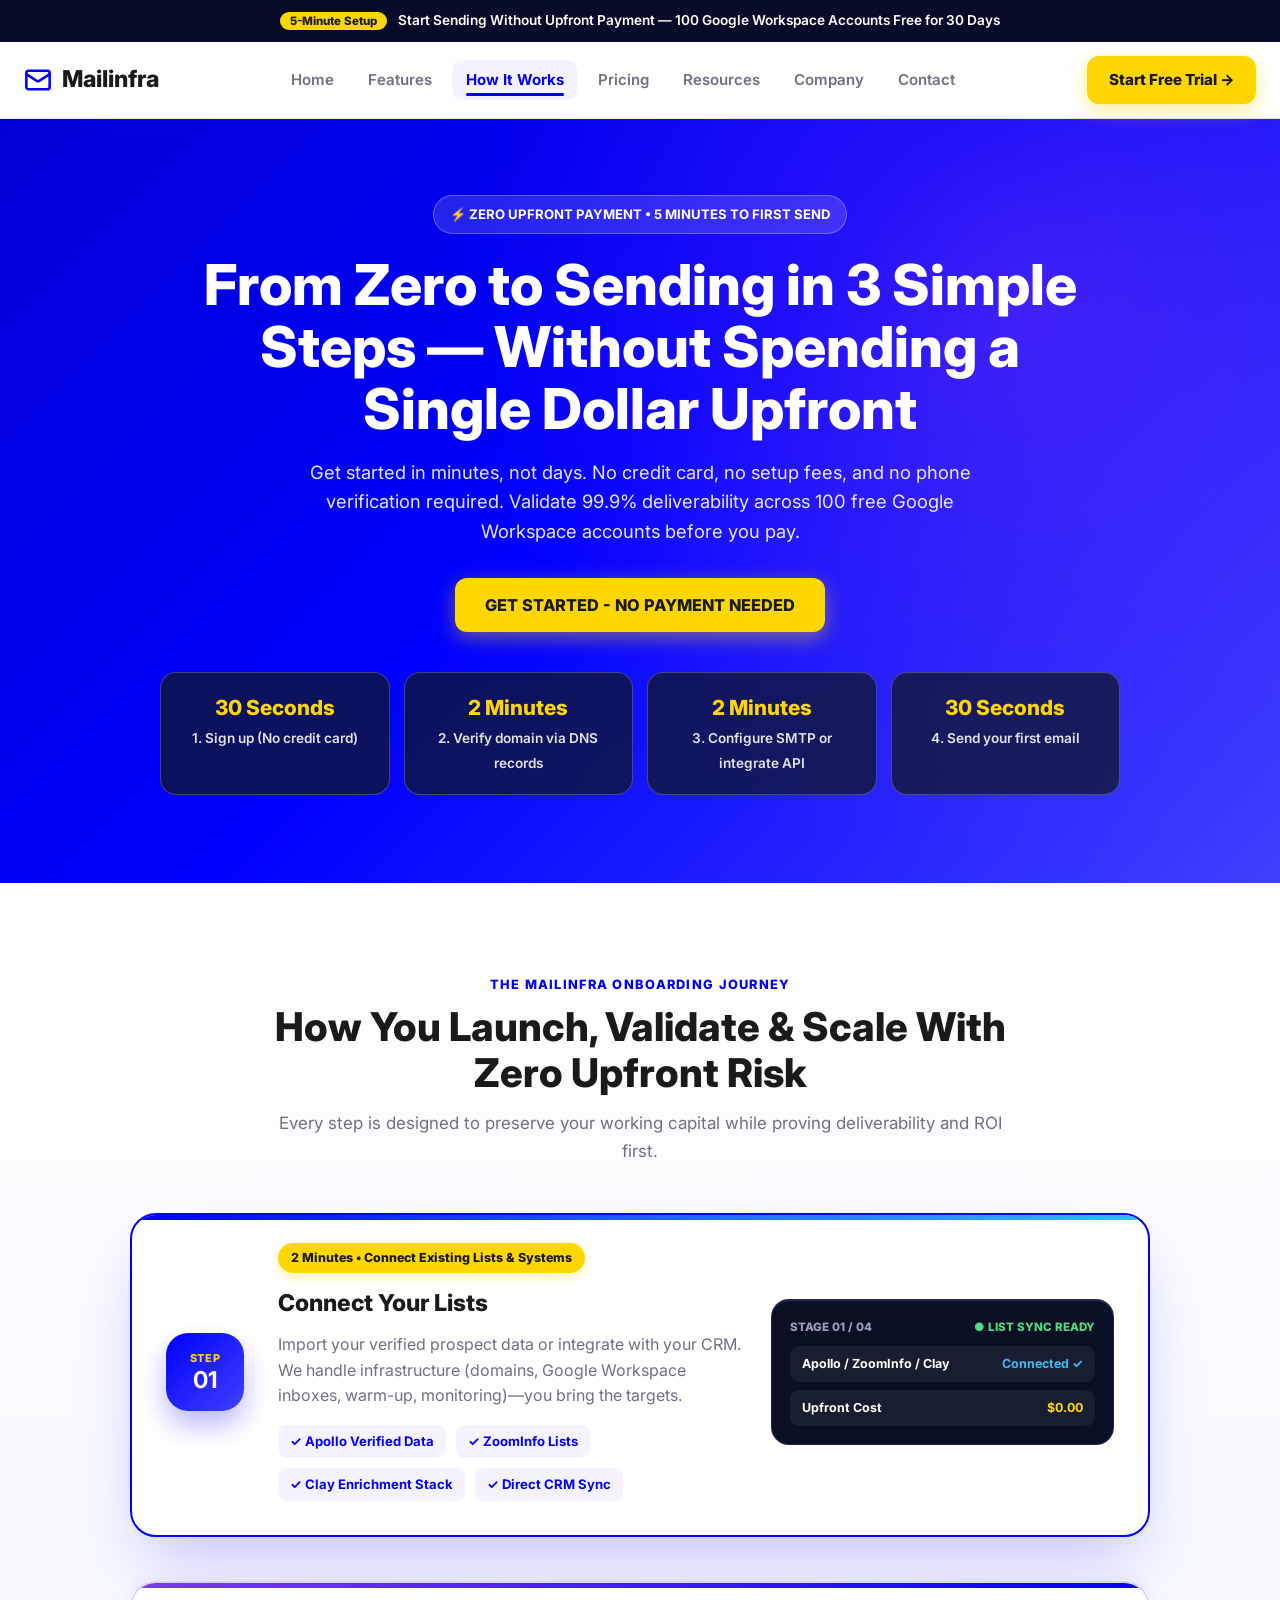
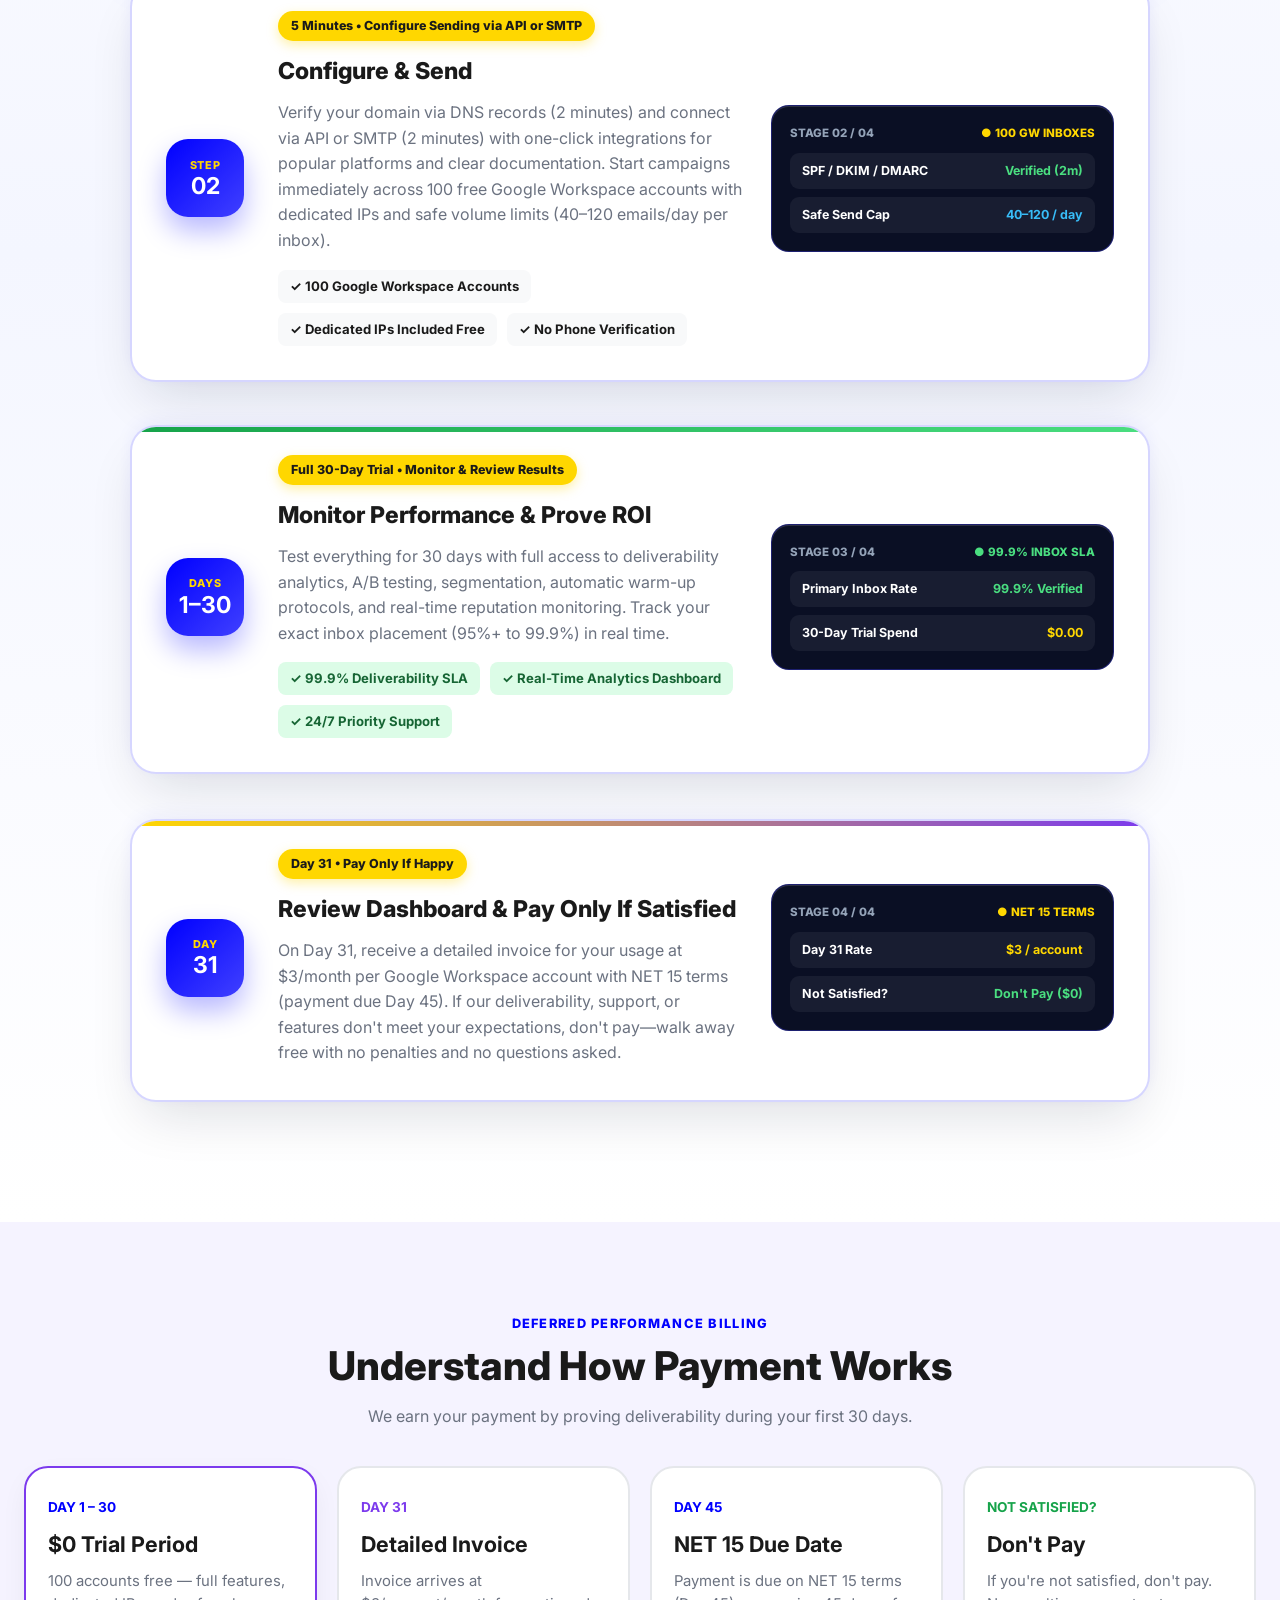
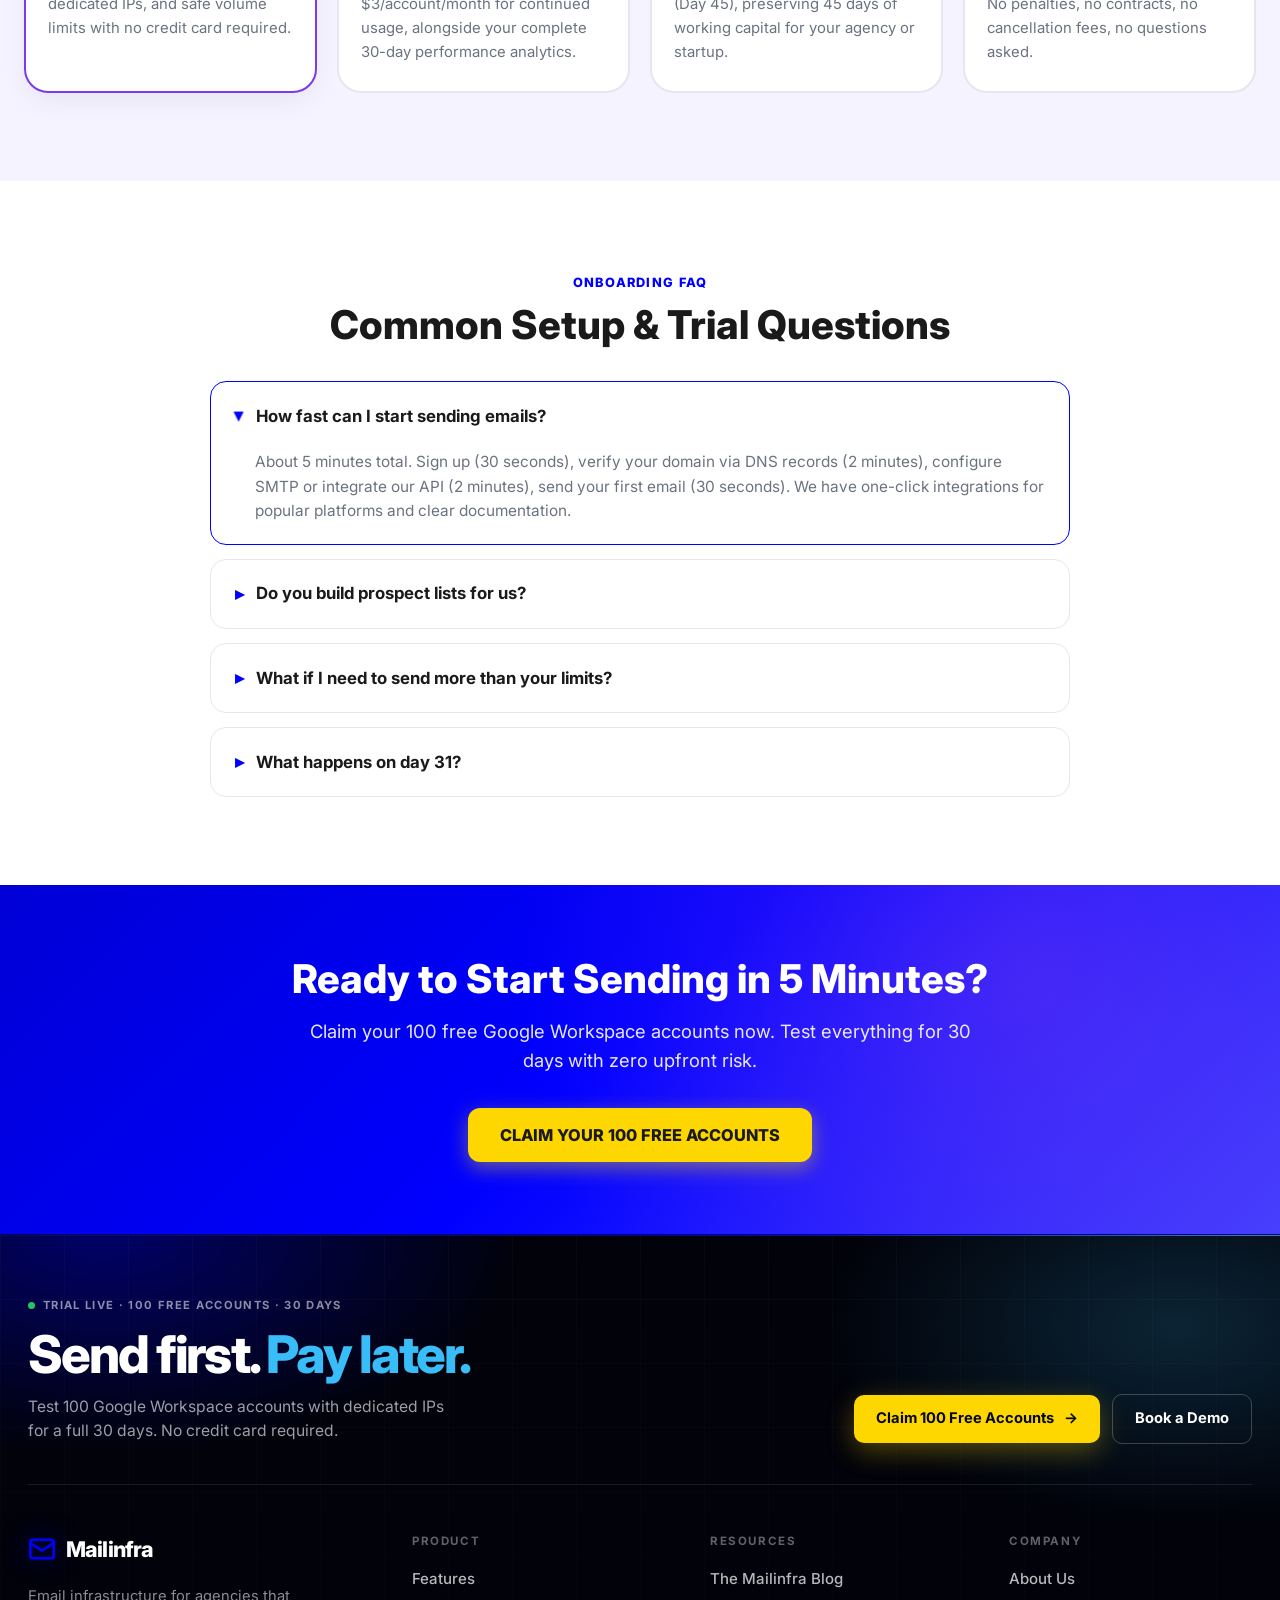
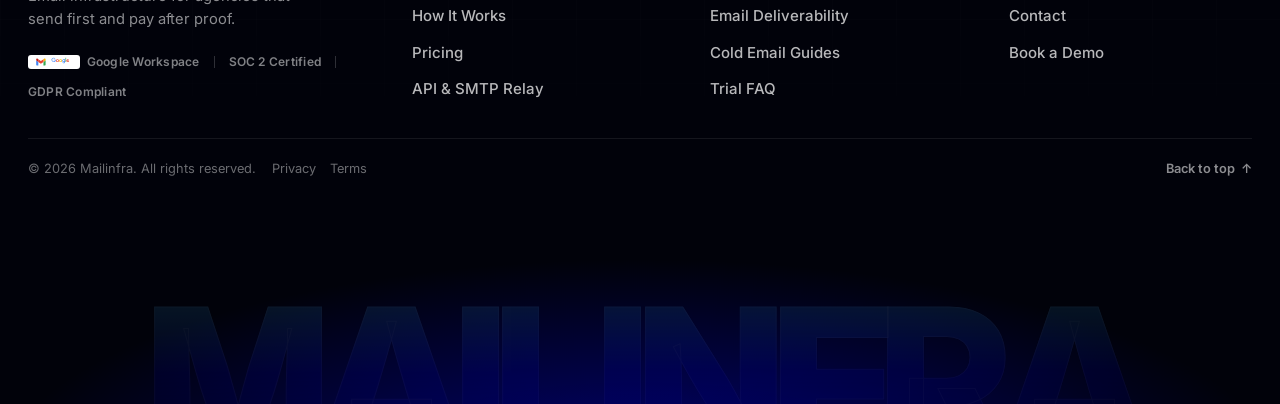
<file: how-it-works.html>
<!DOCTYPE html>
<html lang="en">
<head>
  <meta charset="UTF-8">
  <meta name="viewport" content="width=device-width, initial-scale=1.0">
  <title>How It Works — Start Sending in 5 Minutes Without Upfront Payment | Mailinfra</title>
  <meta name="description" content="From zero to sending in 3 simple steps and ~5 minutes total. Connect your lists, configure via API or SMTP, test 100 Google Workspace accounts free for 30 days, and pay only if happy.">
  <meta name="theme-color" content="#0000FF">
  <link rel="icon" href="assets/logo/favicon.svg" type="image/svg+xml">
  <link rel="alternate icon" href="assets/logo/favicon.ico">
  <link rel="preconnect" href="https://fonts.googleapis.com">
  <link rel="preconnect" href="https://fonts.gstatic.com" crossorigin>
  <link href="https://fonts.googleapis.com/css2?family=Inter:wght@400;500;600;700;800&display=swap" rel="stylesheet">
  <style>
    @font-face {
      font-family: 'InterLocal';
      src: url('assets/fonts/inter-var.woff2') format('woff2');
      font-weight: 100 900;
      font-display: swap;
    }
    :root {
      --brand-primary: #0000FF;
      --brand-primary-secondary: #4040FF;
      --brand-primary-deep: #070A29;
      --brand-accent: #FFD700;
      --brand-accent-hover: #FFC700;
      --brand-purple: #7C3AED;
      --bg-main: #FFFFFF;
      --bg-secondary: #F5F3FF;
      --bg-neutral: #F8F9FA;
      --bg-footer: #0F172A;
      --text-primary: #1A1A1A;
      --text-secondary: #6B7280;
      --text-on-dark: #FFFFFF;
      --border-subtle: #E5E7EB;
      --status-green: #22C55E;
      --status-green-dark: #16A34A;
      --grad-primary: linear-gradient(135deg, #0000FF 0%, #4040FF 100%);
      --grad-hero-mesh: radial-gradient(circle at 80% 25%, rgba(124, 58, 237, 0.44) 0%, transparent 48%),
                        linear-gradient(135deg, #0000D6 0%, #0000FF 48%, #4040FF 100%);
      --shadow-sm: 0 2px 8px rgba(15, 23, 42, 0.05);
      --shadow-md: 0 10px 30px -6px rgba(15, 23, 42, 0.08);
      --shadow-xl: 0 24px 48px -12px rgba(0, 0, 255, 0.14);
      --shadow-gold: 0 6px 20px rgba(255, 215, 0, 0.42);
      --radius-md: 12px;
      --radius-lg: 16px;
      --radius-xl: 24px;
      --radius-2xl: 32px;
      --container-max: 1280px;
    }
    @media (prefers-reduced-motion: no-preference) {
      @view-transition { navigation: auto; }
    }
    *, *::before, *::after { box-sizing: border-box; margin: 0; padding: 0; }
    html {
      scroll-behavior: smooth;
      font-family: 'Inter', 'InterLocal', -apple-system, BlinkMacSystemFont, sans-serif;
      color: var(--text-primary);
      background: var(--bg-main);
    }
    body { overflow-x: hidden; line-height: 1.6; }
    a { color: inherit; text-decoration: none; }
    img, svg { max-width: 100%; display: block; }
    button { font: inherit; cursor: pointer; border: none; background: none; }
    :focus-visible { outline: 3px solid var(--brand-accent); outline-offset: 3px; }
    .container { width: 100%; max-width: var(--container-max); margin-inline: auto; padding-inline: 24px; }

    .announcement-bar {
      background: var(--brand-primary-deep);
      color: #FFF;
      font-size: 0.85rem;
      font-weight: 600;
      padding: 10px 16px;
      text-align: center;
    }
    .announcement-pill {
      background: var(--brand-accent);
      color: var(--text-primary);
      font-weight: 800;
      font-size: 0.72rem;
      padding: 2px 10px;
      border-radius: 999px;
      margin-right: 8px;
    }
    .site-header {
      position: sticky;
      top: 0;
      z-index: 1000;
      background: rgba(255, 255, 255, 0.9);
      backdrop-filter: blur(18px);
      border-bottom: 1px solid var(--border-subtle);
    }
    .header-inner {
      max-width: var(--container-max);
      margin: 0 auto;
      padding: 14px 24px;
      display: flex;
      align-items: center;
      justify-content: space-between;
      gap: 20px;
    }
    .site-logo { display: inline-flex; align-items: center; gap: 10px; font-size: 1.45rem; font-weight: 800; }
    .site-logo svg { color: var(--brand-primary); }
    .site-menu { list-style: none; display: flex; align-items: center; gap: 6px; }
    .site-menu a {
      display: inline-flex;
      padding: 8px 14px;
      border-radius: 10px;
      font-size: 0.94rem;
      font-weight: 600;
      color: var(--text-secondary);
      position: relative;
    }
    .site-menu a:hover, .site-menu a[aria-current="page"] {
      color: var(--brand-primary);
      background: var(--bg-secondary);
      font-weight: 700;
    }
    .site-menu a[aria-current="page"]::after {
      content: "";
      position: absolute;
      bottom: 4px;
      left: 14px;
      right: 14px;
      height: 2.5px;
      background: var(--brand-primary);
      border-radius: 2px;
    }
    .menu-toggle {
      display: none;
      padding: 9px 14px;
      border-radius: 10px;
      border: 1px solid var(--border-subtle);
      font-weight: 700;
    }
    .btn {
      display: inline-flex;
      align-items: center;
      justify-content: center;
      gap: 10px;
      min-height: 46px;
      padding: 12px 22px;
      border-radius: var(--radius-md);
      font-weight: 800;
      font-size: 0.95rem;
      transition: transform 0.22s, box-shadow 0.22s;
    }
    .btn-gold { background: var(--brand-accent); color: var(--text-primary); box-shadow: var(--shadow-gold); }
    .btn-gold:hover { background: var(--brand-accent-hover); transform: translateY(-2px); }

    /* Hero */
    .hiw-hero {
      background: var(--grad-hero-mesh);
      color: #FFF;
      padding: 76px 0 88px;
      text-align: center;
    }
    .hero-badge {
      display: inline-flex;
      align-items: center;
      gap: 8px;
      padding: 8px 16px;
      border-radius: 999px;
      background: rgba(255, 255, 255, 0.14);
      border: 1px solid rgba(255, 255, 255, 0.28);
      font-size: 0.82rem;
      font-weight: 700;
      margin-bottom: 20px;
    }
    .hero-title {
      font-size: clamp(2.2rem, 4.4vw, 3.9rem);
      font-weight: 800;
      line-height: 1.1;
      max-width: 880px;
      margin: 0 auto 18px;
    }
    .hero-sub {
      font-size: 1.15rem;
      color: rgba(255, 255, 255, 0.9);
      max-width: 680px;
      margin: 0 auto 32px;
    }

    /* 5-Minute Stopwatch Breakdown Bar */
    .stopwatch-bar {
      max-width: 960px;
      margin: 40px auto 0;
      display: grid;
      grid-template-columns: repeat(4, 1fr);
      gap: 14px;
    }
    .stopwatch-step {
      background: rgba(15, 23, 42, 0.75);
      border: 1px solid rgba(255, 255, 255, 0.22);
      border-radius: 16px;
      padding: 18px 14px;
      backdrop-filter: blur(10px);
    }
    .stopwatch-time {
      color: var(--brand-accent);
      font-weight: 800;
      font-size: 1.3rem;
      display: block;
    }
    .stopwatch-label {
      font-size: 0.85rem;
      color: rgba(255, 255, 255, 0.88);
      font-weight: 600;
    }

    .section-pad { padding: 88px 0; }
    .eyebrow {
      display: inline-block;
      font-size: 0.8rem;
      font-weight: 800;
      letter-spacing: 0.1em;
      color: var(--brand-primary);
      text-transform: uppercase;
      margin-bottom: 10px;
    }
    .sec-h2 {
      font-size: clamp(1.8rem, 3.1vw, 2.75rem);
      font-weight: 800;
      line-height: 1.15;
      margin-bottom: 14px;
    }

    /* 3D Sticky Scroll-Stack Journey Timeline */
    .scroll-stack-section {
      background: linear-gradient(180deg, #FFFFFF 0%, #F4F6FF 50%, #FFFFFF 100%);
      padding-bottom: 120px;
    }
    .journey-timeline {
      position: relative;
      max-width: 1020px;
      margin: 48px auto 0;
      display: flex;
      flex-direction: column;
      gap: 44px;
      perspective: 1400px;
    }
    .journey-node {
      position: sticky;
      top: calc(88px + (var(--stack-index, 0) * 28px));
      z-index: calc(10 + var(--stack-index, 0));
      transform-origin: center top;
      transform: translate3d(0, 0, 0) scale(var(--card-scale, 1));
      filter: brightness(var(--card-bright, 1));
      transition: transform 0.12s cubic-bezier(0.16, 1, 0.3, 1), filter 0.15s linear, box-shadow 0.25s ease;
      will-change: transform;
    }
    .journey-card {
      background: var(--bg-main);
      border: 2px solid rgba(0, 0, 255, 0.16);
      border-radius: 26px;
      padding: 28px 34px 34px;
      box-shadow: 0 24px 54px -14px rgba(15, 23, 42, 0.14), 0 -4px 18px rgba(0, 0, 255, 0.05);
      display: grid;
      grid-template-columns: 84px 1.15fr 0.85fr;
      gap: 28px;
      align-items: center;
      position: relative;
      overflow: hidden;
    }
    .journey-card::before {
      content: "";
      position: absolute;
      top: 0;
      left: 0;
      right: 0;
      height: 5px;
      background: var(--stack-accent, linear-gradient(90deg, #0000FF, #7C3AED, #FFD700));
    }
    .journey-node.is-active-top .journey-card {
      border-color: var(--brand-primary);
      box-shadow: 0 32px 68px -14px rgba(0, 0, 255, 0.22);
    }
    .journey-marker {
      width: 78px;
      height: 78px;
      border-radius: 22px;
      background: var(--grad-primary);
      color: #FFF;
      display: flex;
      flex-direction: column;
      align-items: center;
      justify-content: center;
      font-weight: 800;
      box-shadow: 0 14px 28px rgba(0, 0, 255, 0.28);
      flex-shrink: 0;
    }
    .journey-marker span {
      font-size: 0.68rem;
      color: var(--brand-accent);
      text-transform: uppercase;
      letter-spacing: 0.06em;
    }
    .journey-marker strong {
      font-size: 1.45rem;
      line-height: 1.1;
    }
    .journey-pill {
      display: inline-flex;
      align-items: center;
      gap: 6px;
      background: var(--brand-accent);
      color: var(--text-primary);
      font-weight: 800;
      font-size: 0.78rem;
      padding: 5px 13px;
      border-radius: 999px;
      margin-bottom: 12px;
      box-shadow: 0 4px 12px rgba(255, 215, 0, 0.35);
    }
    .journey-visual-box {
      background: #0A0F24;
      color: #FFFFFF;
      border: 1px solid rgba(64, 64, 255, 0.35);
      border-radius: 18px;
      padding: 18px;
      font-size: 0.82rem;
      box-shadow: inset 0 1px 0 rgba(255, 255, 255, 0.14);
    }

    /* Payment Timeline Interactive Walkthrough */
    .payment-journey-band {
      background: var(--bg-secondary);
    }
    .payment-track {
      display: grid;
      grid-template-columns: repeat(4, 1fr);
      gap: 20px;
      margin-top: 36px;
    }
    .payment-stage {
      background: var(--bg-main);
      border: 2px solid var(--border-subtle);
      border-radius: var(--radius-xl);
      padding: 26px 22px;
      position: relative;
    }
    .payment-stage.highlight {
      border-color: var(--brand-purple);
      box-shadow: var(--shadow-md);
    }

    /* Accordion */
    .accordion { max-width: 860px; margin: 32px auto 0; display: grid; gap: 14px; }
    .accordion details {
      background: var(--bg-main);
      border: 1.5px solid var(--border-subtle);
      border-radius: var(--radius-lg);
      overflow: hidden;
    }
    .accordion details[open] { border-color: var(--brand-primary); }
    .accordion summary {
      list-style: none;
      display: flex;
      align-items: center;
      gap: 12px;
      padding: 20px 24px;
      font-weight: 700;
      font-size: 1.05rem;
      cursor: pointer;
    }
    .accordion summary::-webkit-details-marker { display: none; }
    .accordion summary::before {
      content: "▸";
      color: var(--brand-primary);
      font-size: 1.1rem;
      transition: transform 0.2s;
    }
    .accordion details[open] > summary::before {
      transform: rotate(90deg);
    }
    .faq-answer {
      padding: 0 24px 20px 44px;
      color: var(--text-secondary);
      font-size: 0.96rem;
    }

    .site-footer {
      background: var(--bg-footer);
      color: #FFF;
      padding: 68px 0 36px;
    }
    .footer-grid {
      display: grid;
      grid-template-columns: 1.5fr repeat(3, 1fr);
      gap: 40px;
      padding-bottom: 44px;
      border-bottom: 1px solid rgba(255, 255, 255, 0.1);
    }
    .footer-col h4 { font-size: 0.88rem; font-weight: 800; color: var(--brand-accent); text-transform: uppercase; margin-bottom: 16px; }
    .footer-col ul { list-style: none; display: grid; gap: 10px; }
    .footer-col a { color: rgba(255, 255, 255, 0.76); font-size: 0.93rem; }
    .footer-bottom { padding-top: 28px; display: flex; justify-content: space-between; flex-wrap: wrap; gap: 16px; font-size: 0.86rem; color: rgba(255, 255, 255, 0.68); }

    @media (max-width: 1024px) {
      .stopwatch-bar, .payment-track { grid-template-columns: repeat(2, 1fr); }
      .journey-card { grid-template-columns: 78px 1fr; }
      .journey-visual-box { grid-column: 1 / -1; }
      .footer-grid { grid-template-columns: 1fr 1fr; }
    }
    @media (max-width: 768px) {
      .menu-toggle { display: inline-flex; }
      .site-menu {
        position: fixed;
        top: 108px;
        left: 16px;
        right: 16px;
        background: var(--bg-main);
        border: 1.5px solid var(--border-subtle);
        border-radius: var(--radius-lg);
        padding: 16px;
        flex-direction: column;
        display: none;
      }
      .site-menu.is-open { display: flex; }
      .journey-card { grid-template-columns: 1fr; padding: 24px 20px; }
      .stopwatch-bar, .payment-track, .footer-grid { grid-template-columns: 1fr; }
    }
  
    /* ===== CINEMATIC FOOTER (shared across all pages) ===== */
    /* 13. FOOTER — infrastructure status-bar close */
    /* 13. FOOTER — infrastructure status-bar close */
    .cf-footer {
      position: relative;
      background: #01020A;
      color: #FFFFFF;
      overflow: hidden;
      isolation: isolate;
      border-top: 1px solid rgba(0, 0, 255, 0.35);
      font-family: 'Inter', 'InterLocal', -apple-system, BlinkMacSystemFont, 'Segoe UI', sans-serif;
    }
    .cf-footer *, .cf-footer *::before, .cf-footer *::after { box-sizing: border-box; }
    .cf-aurora {
      position: absolute;
      inset: 0;
      z-index: -3;
      background:
        radial-gradient(ellipse 48% 42% at 8% 0%, rgba(0, 0, 255, 0.38) 0%, transparent 68%),
        radial-gradient(ellipse 40% 36% at 92% 12%, rgba(56, 189, 248, 0.18) 0%, transparent 70%),
        radial-gradient(ellipse 70% 40% at 50% 110%, rgba(0, 0, 255, 0.45) 0%, transparent 72%);
    }
    @media (prefers-reduced-motion: no-preference) {
      .cf-aurora { animation: cf-aurora-shift 16s ease-in-out infinite alternate; }
    }
    @keyframes cf-aurora-shift {
      from { transform: translate3d(-1%, 0, 0) scale(1); }
      to { transform: translate3d(1%, -0.8%, 0) scale(1.04); }
    }
    .cf-grid-bg {
      position: absolute;
      inset: 0;
      z-index: -2;
      background-image:
        linear-gradient(rgba(255, 255, 255, 0.035) 1px, transparent 1px),
        linear-gradient(90deg, rgba(255, 255, 255, 0.035) 1px, transparent 1px);
      background-size: 64px 64px;
      mask-image: linear-gradient(180deg, #000 0%, transparent 72%);
      -webkit-mask-image: linear-gradient(180deg, #000 0%, transparent 72%);
      opacity: 0.7;
    }
    .cf-beam {
      position: absolute;
      top: 0;
      left: 0;
      right: 0;
      height: 1px;
      z-index: -1;
      background: linear-gradient(90deg, transparent 0%, #0000FF 28%, #38BDF8 50%, #FFD700 72%, transparent 100%);
      opacity: 0.85;
    }
    @media (prefers-reduced-motion: no-preference) {
      .cf-beam { background-size: 220% 100%; animation: cf-beam-run 8s linear infinite; }
    }
    @keyframes cf-beam-run {
      from { background-position: 0% 0; }
      to { background-position: 220% 0; }
    }
    .cf-inner {
      position: relative;
      max-width: 1280px;
      margin: 0 auto;
      padding: 56px 28px 20px;
    }

    /* Flush CTA strip — no glass card */
    .cf-cta {
      display: grid;
      grid-template-columns: minmax(0, 1.35fr) auto;
      gap: 28px 48px;
      align-items: end;
      padding: 0 0 40px;
      margin-bottom: 48px;
      border-bottom: 1px solid rgba(255, 255, 255, 0.1);
      background: none;
      box-shadow: none;
      backdrop-filter: none;
      border-radius: 0;
    }
    .cf-eyebrow {
      display: inline-flex;
      align-items: center;
      gap: 8px;
      font-size: 0.7rem;
      font-weight: 700;
      letter-spacing: 0.12em;
      text-transform: uppercase;
      color: rgba(255, 255, 255, 0.55);
      padding: 0;
      border: none;
      background: none;
      border-radius: 0;
      margin-bottom: 14px;
    }
    .cf-dot {
      width: 7px;
      height: 7px;
      border-radius: 50%;
      background: #22C55E;
      box-shadow: 0 0 0 0 rgba(34, 197, 94, 0.55);
    }
    @media (prefers-reduced-motion: no-preference) {
      .cf-dot { animation: cf-dot-pulse 2.2s ease-out infinite; }
    }
    @keyframes cf-dot-pulse {
      0% { box-shadow: 0 0 0 0 rgba(34, 197, 94, 0.55); }
      70% { box-shadow: 0 0 0 8px rgba(34, 197, 94, 0); }
      100% { box-shadow: 0 0 0 0 rgba(34, 197, 94, 0); }
    }
    .cf-cta h2 {
      font-size: clamp(2rem, 4.2vw, 3.25rem);
      font-weight: 800;
      line-height: 1.05;
      letter-spacing: -0.04em;
      margin: 0 0 12px;
      color: #FFFFFF;
      text-wrap: balance;
    }
    .cf-grad-text {
      color: #38BDF8;
      background: none;
      -webkit-background-clip: unset;
      background-clip: unset;
    }
    .cf-cta p {
      margin: 0;
      color: rgba(255, 255, 255, 0.62);
      font-size: 0.98rem;
      line-height: 1.55;
      max-width: 440px;
      text-wrap: pretty;
    }
    .cf-cta-actions {
      display: flex;
      flex-wrap: wrap;
      gap: 12px;
      align-items: center;
      justify-content: flex-end;
    }
    .cf-btn {
      display: inline-flex;
      align-items: center;
      justify-content: center;
      gap: 10px;
      min-height: 48px;
      padding: 12px 22px;
      border-radius: 10px;
      font-weight: 700;
      font-size: 0.92rem;
      text-decoration: none;
      transition: transform 0.2s ease, box-shadow 0.2s, background-color 0.2s, border-color 0.2s, color 0.2s;
    }
    .cf-btn-primary {
      background: #FFD700;
      color: #050814;
      box-shadow: 0 8px 28px rgba(255, 215, 0, 0.32);
    }
    .cf-btn-primary:hover {
      transform: translateY(-2px);
      background: #FFE34D;
      box-shadow: 0 12px 32px rgba(255, 215, 0, 0.45);
    }
    .cf-btn-ghost {
      color: #FFFFFF;
      border: 1px solid rgba(255, 255, 255, 0.22);
      background: transparent;
    }
    .cf-btn-ghost:hover {
      transform: translateY(-2px);
      border-color: rgba(56, 189, 248, 0.7);
      color: #38BDF8;
      background: rgba(56, 189, 248, 0.06);
    }

    /* Brand + nav — wider, denser */
    .cf-cols {
      display: grid;
      grid-template-columns: minmax(220px, 1.35fr) repeat(3, minmax(0, 1fr));
      gap: 40px 56px;
      padding-bottom: 36px;
      border-bottom: 1px solid rgba(255, 255, 255, 0.08);
      align-items: start;
    }
    .cf-logo {
      display: inline-flex;
      align-items: center;
      gap: 10px;
      font-size: 1.35rem;
      font-weight: 800;
      letter-spacing: -0.04em;
      color: #FFFFFF;
      text-decoration: none;
    }
    .cf-logo svg {
      color: #0000FF;
      filter: drop-shadow(0 0 12px rgba(0, 0, 255, 0.55));
    }
    .cf-brand p {
      margin: 14px 0 22px;
      color: rgba(255, 255, 255, 0.55);
      font-size: 0.92rem;
      line-height: 1.55;
      max-width: 280px;
    }
    .cf-trust {
      display: flex;
      flex-wrap: wrap;
      align-items: center;
      gap: 10px 14px;
      font-size: 0.75rem;
      font-weight: 600;
      color: rgba(255, 255, 255, 0.5);
      letter-spacing: 0.02em;
    }
    .cf-trust-item {
      display: inline-flex;
      align-items: center;
      gap: 7px;
    }
    .cf-trust-item img {
      height: 14px;
      width: auto;
      display: block;
      background: #fff;
      padding: 2px 5px;
      border-radius: 3px;
    }
    .cf-trust-sep {
      width: 1px;
      height: 12px;
      background: rgba(255, 255, 255, 0.18);
    }
    .cf-col h4 {
      margin: 0 0 16px;
      font-size: 0.72rem;
      font-weight: 700;
      letter-spacing: 0.14em;
      text-transform: uppercase;
      color: rgba(255, 255, 255, 0.38);
    }
    .cf-col ul {
      list-style: none;
      margin: 0;
      padding: 0;
      display: grid;
      gap: 11px;
    }
    .cf-col a {
      display: inline-block;
      color: rgba(255, 255, 255, 0.72);
      font-size: 0.94rem;
      font-weight: 500;
      text-decoration: none;
      transition: color 0.18s ease;
    }
    .cf-col a:hover { color: #38BDF8; }

    .cf-bottom {
      display: flex;
      align-items: center;
      justify-content: space-between;
      flex-wrap: wrap;
      gap: 12px 20px;
      padding-top: 20px;
      font-size: 0.8rem;
      color: rgba(255, 255, 255, 0.42);
    }
    .cf-bottom-meta {
      display: flex;
      flex-wrap: wrap;
      align-items: center;
      gap: 8px 16px;
    }
    .cf-legal {
      display: inline-flex;
      flex-wrap: wrap;
      gap: 14px;
    }
    .cf-legal a {
      color: rgba(255, 255, 255, 0.42);
      text-decoration: none;
      transition: color 0.18s;
    }
    .cf-legal a:hover { color: #FFFFFF; }
    .cf-top-btn {
      display: inline-flex;
      align-items: center;
      gap: 6px;
      padding: 0;
      border: none;
      border-radius: 0;
      background: transparent;
      color: rgba(255, 255, 255, 0.55);
      font: inherit;
      font-size: 0.8rem;
      font-weight: 600;
      cursor: pointer;
      transition: color 0.18s ease;
    }
    .cf-top-btn:hover { color: #FFD700; }

    /* Giant scroll-linked wordmark */
    .cf-wordmark {
      position: relative;
      text-align: center;
      font-weight: 800;
      font-size: clamp(3.5rem, 16vw, 15rem);
      line-height: 0.82;
      letter-spacing: -0.07em;
      margin-top: 28px;
      padding-bottom: 0.04em;
      white-space: nowrap;
      user-select: none;
      pointer-events: none;
      background: linear-gradient(180deg, rgba(56, 189, 248, 0.5) 0%, rgba(0, 0, 255, 0.38) 42%, rgba(1, 2, 10, 0) 90%);
      -webkit-background-clip: text;
      background-clip: text;
      color: transparent;
      -webkit-text-stroke: 1px rgba(255, 255, 255, 0.12);
      opacity: var(--cf-op, 0.35);
      transform: translate3d(0, var(--cf-ty, 40px), 0);
      will-change: transform, opacity;
    }

    @media (max-width: 1024px) {
      .cf-cta {
        grid-template-columns: 1fr;
        align-items: start;
      }
      .cf-cta-actions { justify-content: flex-start; }
      .cf-cols {
        grid-template-columns: repeat(3, minmax(0, 1fr));
        gap: 36px 28px;
      }
      .cf-brand { grid-column: 1 / -1; max-width: 520px; }
    }
    @media (max-width: 640px) {
      .cf-inner { padding: 44px 20px 16px; }
      .cf-cta { padding-bottom: 28px; margin-bottom: 36px; }
      .cf-cols { grid-template-columns: 1fr 1fr; gap: 28px 20px; }
      .cf-brand { max-width: none; }
      .cf-bottom { flex-direction: column; align-items: flex-start; }
      .cf-wordmark { margin-top: 20px; }
    }
</style>
  <link rel="stylesheet" href="assets/css/scroll-motion.css">
</head>
<body>
  <div class="announcement-bar">
    <span class="announcement-pill">5-Minute Setup</span>
    <span>Start Sending Without Upfront Payment — 100 Google Workspace Accounts Free for 30 Days</span>
  </div>

  <header class="site-header">
    <div class="header-inner">
      <a href="index.html" class="site-logo">
        <svg xmlns="http://www.w3.org/2000/svg" width="28" height="28" viewBox="0 0 24 24" fill="none" stroke="currentColor" stroke-width="2.2" stroke-linecap="round" stroke-linejoin="round" aria-hidden="true">
          <path d="m22 7-8.991 5.727a2 2 0 0 1-2.009 0L2 7"></path>
          <rect x="2" y="4" width="20" height="16" rx="2"></rect>
        </svg>
        <span>Mailinfra</span>
      </a>
      <nav class="site-nav" aria-label="Primary">
        <button type="button" class="menu-toggle" id="menu-toggle" aria-expanded="false" aria-controls="primary-menu">Menu</button>
        <ul class="site-menu" id="primary-menu">
          <li><a href="index.html">Home</a></li>
          <li><a href="features.html">Features</a></li>
          <li><a href="how-it-works.html" aria-current="page">How It Works</a></li>
          <li><a href="pricing.html">Pricing</a></li>
          <li><a href="resources.html">Resources</a></li>
          <li><a href="about.html">Company</a></li>
          <li><a href="contact.html">Contact</a></li>
        </ul>
      </nav>
      <a href="https://calendly.com/10x-cold-email-infrastructure/15min" class="btn btn-gold" target="_blank" rel="noopener">Start Free Trial →</a>
    </div>
  </header>

  <main>
    <!-- HERO -->
    <section class="hiw-hero">
      <div class="container">
        <div class="hero-badge">⚡ ZERO UPFRONT PAYMENT • 5 MINUTES TO FIRST SEND</div>
        <h1 class="hero-title">From Zero to Sending in 3 Simple Steps — Without Spending a Single Dollar Upfront</h1>
        <p class="hero-sub">
          Get started in minutes, not days. No credit card, no setup fees, and no phone verification required. Validate 99.9% deliverability across 100 free Google Workspace accounts before you pay.
        </p>
        <a href="https://calendly.com/10x-cold-email-infrastructure/15min" class="btn btn-gold" style="min-height:54px;padding:14px 30px;font-size:1.02rem;" target="_blank" rel="noopener">
          GET STARTED - NO PAYMENT NEEDED
        </a>

        <!-- Verified 5-Minute Breakdown from FAQ #8 -->
        <div class="stopwatch-bar" aria-label="5-Minute Onboarding Breakdown">
          <div class="stopwatch-step">
            <span class="stopwatch-time">30 Seconds</span>
            <span class="stopwatch-label">1. Sign up (No credit card)</span>
          </div>
          <div class="stopwatch-step">
            <span class="stopwatch-time">2 Minutes</span>
            <span class="stopwatch-label">2. Verify domain via DNS records</span>
          </div>
          <div class="stopwatch-step">
            <span class="stopwatch-time">2 Minutes</span>
            <span class="stopwatch-label">3. Configure SMTP or integrate API</span>
          </div>
          <div class="stopwatch-step">
            <span class="stopwatch-time">30 Seconds</span>
            <span class="stopwatch-label">4. Send your first email</span>
          </div>
        </div>
      </div>
    </section>

    <!-- STEP-BY-STEP PRODUCT JOURNEY WITH 3D STICKY SCROLL-STACK ANIMATION -->
    <section class="section-pad scroll-stack-section" id="scroll-stack-section">
      <div class="container">
        <div style="text-align:center;max-width:760px;margin:0 auto;">
          <span class="eyebrow">THE MAILINFRA ONBOARDING JOURNEY</span>
          <h2 class="sec-h2">How You Launch, Validate &amp; Scale With Zero Upfront Risk</h2>
          <p style="color:var(--text-secondary);font-size:1.06rem;">
            Every step is designed to preserve your working capital while proving deliverability and ROI first.
          </p>
        </div>

        <div class="journey-timeline" id="journey-scroll-stack">
          <!-- Step 1 -->
          <div class="journey-node is-active-top" style="--stack-index: 0; --stack-accent: linear-gradient(90deg, #0000FF, #38BDF8);">
            <div class="journey-card">
              <div class="journey-marker"><span>STEP</span><strong>01</strong></div>
              <div>
                <span class="journey-pill">2 Minutes • Connect Existing Lists &amp; Systems</span>
                <h3 style="font-size:1.45rem;font-weight:800;margin-bottom:10px;">Connect Your Lists</h3>
                <p style="color:var(--text-secondary);margin-bottom:16px;">
                  Import your verified prospect data or integrate with your CRM. We handle infrastructure (domains, Google Workspace inboxes, warm-up, monitoring)—you bring the targets.
                </p>
                <div style="display:flex;gap:10px;flex-wrap:wrap;font-size:0.82rem;font-weight:700;">
                  <span style="background:var(--bg-secondary);color:var(--brand-primary);padding:6px 12px;border-radius:8px;">✓ Apollo Verified Data</span>
                  <span style="background:var(--bg-secondary);color:var(--brand-primary);padding:6px 12px;border-radius:8px;">✓ ZoomInfo Lists</span>
                  <span style="background:var(--bg-secondary);color:var(--brand-primary);padding:6px 12px;border-radius:8px;">✓ Clay Enrichment Stack</span>
                  <span style="background:var(--bg-secondary);color:var(--brand-primary);padding:6px 12px;border-radius:8px;">✓ Direct CRM Sync</span>
                </div>
              </div>
              <div class="journey-visual-box" aria-hidden="true">
                <div style="display:flex;justify-content:space-between;color:#94A3B8;font-size:0.72rem;font-weight:800;margin-bottom:10px;">
                  <span>STAGE 01 / 04</span>
                  <span style="color:#4ADE80;">● LIST SYNC READY</span>
                </div>
                <div style="display:grid;gap:8px;font-weight:700;font-size:0.78rem;">
                  <div style="background:rgba(255,255,255,0.06);padding:8px 12px;border-radius:9px;display:flex;justify-content:space-between;">
                    <span>Apollo / ZoomInfo / Clay</span><span style="color:#38BDF8;">Connected ✓</span>
                  </div>
                  <div style="background:rgba(255,255,255,0.06);padding:8px 12px;border-radius:9px;display:flex;justify-content:space-between;">
                    <span>Upfront Cost</span><span style="color:#FFD700;">$0.00</span>
                  </div>
                </div>
              </div>
            </div>
          </div>

          <!-- Step 2 -->
          <div class="journey-node" style="--stack-index: 1; --stack-accent: linear-gradient(90deg, #7C3AED, #0000FF);">
            <div class="journey-card">
              <div class="journey-marker"><span>STEP</span><strong>02</strong></div>
              <div>
                <span class="journey-pill">5 Minutes • Configure Sending via API or SMTP</span>
                <h3 style="font-size:1.45rem;font-weight:800;margin-bottom:10px;">Configure &amp; Send</h3>
                <p style="color:var(--text-secondary);margin-bottom:16px;">
                  Verify your domain via DNS records (2 minutes) and connect via API or SMTP (2 minutes) with one-click integrations for popular platforms and clear documentation. Start campaigns immediately across 100 free Google Workspace accounts with dedicated IPs and safe volume limits (40–120 emails/day per inbox).
                </p>
                <div style="display:flex;gap:10px;flex-wrap:wrap;font-size:0.82rem;font-weight:700;">
                  <span style="background:var(--bg-neutral);padding:6px 12px;border-radius:8px;">✓ 100 Google Workspace Accounts</span>
                  <span style="background:var(--bg-neutral);padding:6px 12px;border-radius:8px;">✓ Dedicated IPs Included Free</span>
                  <span style="background:var(--bg-neutral);padding:6px 12px;border-radius:8px;">✓ No Phone Verification</span>
                </div>
              </div>
              <div class="journey-visual-box" aria-hidden="true">
                <div style="display:flex;justify-content:space-between;color:#94A3B8;font-size:0.72rem;font-weight:800;margin-bottom:10px;">
                  <span>STAGE 02 / 04</span>
                  <span style="color:#FFD700;">● 100 GW INBOXES</span>
                </div>
                <div style="display:grid;gap:8px;font-weight:700;font-size:0.78rem;">
                  <div style="background:rgba(255,255,255,0.06);padding:8px 12px;border-radius:9px;display:flex;justify-content:space-between;">
                    <span>SPF / DKIM / DMARC</span><span style="color:#4ADE80;">Verified (2m)</span>
                  </div>
                  <div style="background:rgba(255,255,255,0.06);padding:8px 12px;border-radius:9px;display:flex;justify-content:space-between;">
                    <span>Safe Send Cap</span><span style="color:#38BDF8;">40–120 / day</span>
                  </div>
                </div>
              </div>
            </div>
          </div>

          <!-- Step 3: Monitor Performance -->
          <div class="journey-node" style="--stack-index: 2; --stack-accent: linear-gradient(90deg, #16A34A, #4ADE80);">
            <div class="journey-card">
              <div class="journey-marker"><span>DAYS</span><strong>1–30</strong></div>
              <div>
                <span class="journey-pill">Full 30-Day Trial • Monitor &amp; Review Results</span>
                <h3 style="font-size:1.45rem;font-weight:800;margin-bottom:10px;">Monitor Performance &amp; Prove ROI</h3>
                <p style="color:var(--text-secondary);margin-bottom:16px;">
                  Test everything for 30 days with full access to deliverability analytics, A/B testing, segmentation, automatic warm-up protocols, and real-time reputation monitoring. Track your exact inbox placement (95%+ to 99.9%) in real time.
                </p>
                <div style="display:flex;gap:10px;flex-wrap:wrap;font-size:0.82rem;font-weight:700;">
                  <span style="background:#DCFCE7;color:#166534;padding:6px 12px;border-radius:8px;">✓ 99.9% Deliverability SLA</span>
                  <span style="background:#DCFCE7;color:#166534;padding:6px 12px;border-radius:8px;">✓ Real-Time Analytics Dashboard</span>
                  <span style="background:#DCFCE7;color:#166534;padding:6px 12px;border-radius:8px;">✓ 24/7 Priority Support</span>
                </div>
              </div>
              <div class="journey-visual-box" aria-hidden="true">
                <div style="display:flex;justify-content:space-between;color:#94A3B8;font-size:0.72rem;font-weight:800;margin-bottom:10px;">
                  <span>STAGE 03 / 04</span>
                  <span style="color:#4ADE80;">● 99.9% INBOX SLA</span>
                </div>
                <div style="display:grid;gap:8px;font-weight:700;font-size:0.78rem;">
                  <div style="background:rgba(255,255,255,0.06);padding:8px 12px;border-radius:9px;display:flex;justify-content:space-between;">
                    <span>Primary Inbox Rate</span><span style="color:#4ADE80;">99.9% Verified</span>
                  </div>
                  <div style="background:rgba(255,255,255,0.06);padding:8px 12px;border-radius:9px;display:flex;justify-content:space-between;">
                    <span>30-Day Trial Spend</span><span style="color:#FFD700;">$0.00</span>
                  </div>
                </div>
              </div>
            </div>
          </div>

          <!-- Step 4: Day 31 Payment Decision -->
          <div class="journey-node" style="--stack-index: 3; --stack-accent: linear-gradient(90deg, #FFD700, #7C3AED);">
            <div class="journey-card">
              <div class="journey-marker"><span>DAY</span><strong>31</strong></div>
              <div>
                <span class="journey-pill">Day 31 • Pay Only If Happy</span>
                <h3 style="font-size:1.45rem;font-weight:800;margin-bottom:10px;">Review Dashboard &amp; Pay Only If Satisfied</h3>
                <p style="color:var(--text-secondary);">
                  On Day 31, receive a detailed invoice for your usage at $3/month per Google Workspace account with NET 15 terms (payment due Day 45). If our deliverability, support, or features don't meet your expectations, don't pay—walk away free with no penalties and no questions asked.
                </p>
              </div>
              <div class="journey-visual-box" aria-hidden="true">
                <div style="display:flex;justify-content:space-between;color:#94A3B8;font-size:0.72rem;font-weight:800;margin-bottom:10px;">
                  <span>STAGE 04 / 04</span>
                  <span style="color:#FFD700;">● NET 15 TERMS</span>
                </div>
                <div style="display:grid;gap:8px;font-weight:700;font-size:0.78rem;">
                  <div style="background:rgba(255,255,255,0.06);padding:8px 12px;border-radius:9px;display:flex;justify-content:space-between;">
                    <span>Day 31 Rate</span><span style="color:#FFD700;">$3 / account</span>
                  </div>
                  <div style="background:rgba(255,255,255,0.06);padding:8px 12px;border-radius:9px;display:flex;justify-content:space-between;">
                    <span>Not Satisfied?</span><span style="color:#4ADE80;">Don't Pay ($0)</span>
                  </div>
                </div>
              </div>
            </div>
          </div>
        </div>
      </div>
    </section>

    <!-- UNDERSTAND THE PAYMENT PROCESS -->
    <section class="section-pad payment-journey-band" id="payment-process">
      <div class="container">
        <div style="text-align:center;max-width:760px;margin:0 auto;">
          <span class="eyebrow">DEFERRED PERFORMANCE BILLING</span>
          <h2 class="sec-h2">Understand How Payment Works</h2>
          <p style="color:var(--text-secondary);">We earn your payment by proving deliverability during your first 30 days.</p>
        </div>

        <div class="payment-track">
          <div class="payment-stage highlight">
            <strong style="color:var(--brand-primary);font-size:0.85rem;text-transform:uppercase;">Day 1 – 30</strong>
            <h3 style="font-size:1.35rem;margin:8px 0;">$0 Trial Period</h3>
            <p style="font-size:0.93rem;color:var(--text-secondary);">100 accounts free — full features, dedicated IPs, and safe volume limits with no credit card required.</p>
          </div>
          <div class="payment-stage">
            <strong style="color:var(--brand-purple);font-size:0.85rem;text-transform:uppercase;">Day 31</strong>
            <h3 style="font-size:1.35rem;margin:8px 0;">Detailed Invoice</h3>
            <p style="font-size:0.93rem;color:var(--text-secondary);">Invoice arrives at $3/account/month for continued usage, alongside your complete 30-day performance analytics.</p>
          </div>
          <div class="payment-stage">
            <strong style="color:var(--brand-primary);font-size:0.85rem;text-transform:uppercase;">Day 45</strong>
            <h3 style="font-size:1.35rem;margin:8px 0;">NET 15 Due Date</h3>
            <p style="font-size:0.93rem;color:var(--text-secondary);">Payment is due on NET 15 terms (Day 45), preserving 45 days of working capital for your agency or startup.</p>
          </div>
          <div class="payment-stage">
            <strong style="color:var(--status-green-dark);font-size:0.85rem;text-transform:uppercase;">Not Satisfied?</strong>
            <h3 style="font-size:1.35rem;margin:8px 0;">Don't Pay</h3>
            <p style="font-size:0.93rem;color:var(--text-secondary);">If you're not satisfied, don't pay. No penalties, no contracts, no cancellation fees, no questions asked.</p>
          </div>
        </div>
      </div>
    </section>

    <!-- ONBOARDING FAQ -->
    <section class="section-pad">
      <div class="container">
        <div style="text-align:center;max-width:740px;margin:0 auto;">
          <span class="eyebrow">ONBOARDING FAQ</span>
          <h2 class="sec-h2">Common Setup &amp; Trial Questions</h2>
        </div>

        <div class="accordion">
          <details open>
            <summary>How fast can I start sending emails?</summary>
            <div class="faq-answer">About 5 minutes total. Sign up (30 seconds), verify your domain via DNS records (2 minutes), configure SMTP or integrate our API (2 minutes), send your first email (30 seconds). We have one-click integrations for popular platforms and clear documentation.</div>
          </details>
          <details>
            <summary>Do you build prospect lists for us?</summary>
            <div class="faq-answer">No. We provide the infrastructure (domains, inboxes, warm-up, monitoring). You provide the lists. We recommend using verified data from Apollo, ZoomInfo, Clay, or your own enrichment stack.</div>
          </details>
          <details>
            <summary>What if I need to send more than your limits?</summary>
            <div class="faq-answer">We add more inboxes to your pool at $3/account. If you need 500 emails/day, we'll provision 6-8 inboxes sending 60-80 each. This distributed approach maintains deliverability while hitting your volume goals.</div>
          </details>
          <details>
            <summary>What happens on day 31?</summary>
            <div class="faq-answer">You receive a detailed invoice for your usage at $3/month per Google Workspace account. Payment is due NET 15 (day 45). You'll have access to your complete analytics dashboard showing deliverability rates and performance metrics to confirm value before paying.</div>
          </details>
        </div>
      </div>
    </section>

    <!-- FINAL CTA -->
    <section class="hiw-hero" style="padding:72px 0;">
      <div class="container" style="max-width:760px;">
        <h2 class="sec-h2" style="color:#FFF;">Ready to Start Sending in 5 Minutes?</h2>
        <p class="hero-sub">Claim your 100 free Google Workspace accounts now. Test everything for 30 days with zero upfront risk.</p>
        <a href="https://calendly.com/10x-cold-email-infrastructure/15min" class="btn btn-gold" style="min-height:54px;padding:14px 32px;font-size:1.02rem;" target="_blank" rel="noopener">
          CLAIM YOUR 100 FREE ACCOUNTS
        </a>
      </div>
    </section>
  </main>

  <!-- 13. FOOTER -->
  <!-- 13. FOOTER -->
  <footer class="cf-footer" id="site-footer">
    <div class="cf-aurora" aria-hidden="true"></div>
    <div class="cf-grid-bg" aria-hidden="true"></div>
    <div class="cf-beam" aria-hidden="true"></div>

    <div class="cf-inner">
      <div class="cf-cta">
        <div class="cf-cta-copy">
          <span class="cf-eyebrow"><span class="cf-dot" aria-hidden="true"></span> Trial live · 100 free accounts · 30 days</span>
          <h2>Send first. <span class="cf-grad-text">Pay later.</span></h2>
          <p>Test 100 Google Workspace accounts with dedicated IPs for a full 30 days. No credit card required.</p>
        </div>
        <div class="cf-cta-actions">
          <a href="https://calendly.com/10x-cold-email-infrastructure/15min" class="cf-btn cf-btn-primary" target="_blank" rel="noopener">
            Claim 100 Free Accounts <span aria-hidden="true">→</span>
          </a>
          <a href="contact.html" class="cf-btn cf-btn-ghost">Book a Demo</a>
        </div>
      </div>

      <div class="cf-cols">
        <div class="cf-brand">
          <a href="index.html" class="cf-logo" aria-label="Mailinfra Home">
            <svg xmlns="http://www.w3.org/2000/svg" width="28" height="28" viewBox="0 0 24 24" fill="none" stroke="currentColor" stroke-width="2.2" stroke-linecap="round" stroke-linejoin="round" aria-hidden="true"><path d="m22 7-8.991 5.727a2 2 0 0 1-2.009 0L2 7"></path><rect x="2" y="4" width="20" height="16" rx="2"></rect></svg>
            <span>Mailinfra</span>
          </a>
          <p>Email infrastructure for agencies that send first and pay after proof.</p>
          <div class="cf-trust" aria-label="Compliance and partners">
            <span class="cf-trust-item"><img src="assets/logo/google-workspace.svg" alt=""> Google Workspace</span>
            <span class="cf-trust-sep" aria-hidden="true"></span>
            <span class="cf-trust-item">SOC 2 Certified</span>
            <span class="cf-trust-sep" aria-hidden="true"></span>
            <span class="cf-trust-item">GDPR Compliant</span>
          </div>
        </div>

        <nav class="cf-col" aria-label="Product">
          <h4>Product</h4>
          <ul>
            <li><a href="features.html">Features</a></li>
            <li><a href="how-it-works.html">How It Works</a></li>
            <li><a href="pricing.html">Pricing</a></li>
            <li><a href="features.html#api-smtp">API &amp; SMTP Relay</a></li>
          </ul>
        </nav>

        <nav class="cf-col" aria-label="Resources">
          <h4>Resources</h4>
          <ul>
            <li><a href="resources.html">The Mailinfra Blog</a></li>
            <li><a href="resources.html#categories">Email Deliverability</a></li>
            <li><a href="resources.html#categories">Cold Email Guides</a></li>
            <li><a href="index.html#faq">Trial FAQ</a></li>
          </ul>
        </nav>

        <nav class="cf-col" aria-label="Company">
          <h4>Company</h4>
          <ul>
            <li><a href="about.html">About Us</a></li>
            <li><a href="contact.html">Contact</a></li>
            <li><a href="https://calendly.com/10x-cold-email-infrastructure/15min" target="_blank" rel="noopener">Book a Demo</a></li>
          </ul>
        </nav>
      </div>

      <div class="cf-bottom">
        <div class="cf-bottom-meta">
          <span>© 2026 Mailinfra. All rights reserved.</span>
          <nav class="cf-legal" aria-label="Legal">
            <a href="contact.html">Privacy</a>
            <a href="contact.html">Terms</a>
          </nav>
        </div>
        <button type="button" class="cf-top-btn" id="cf-back-top" aria-label="Back to top">Back to top <span aria-hidden="true">↑</span></button>
      </div>
    </div>

    <div class="cf-wordmark" id="cf-wordmark" aria-hidden="true">MAILINFRA</div>
  </footer>


  <script>
    (() => {
      const menuToggle = document.getElementById('menu-toggle');
      const primaryMenu = document.getElementById('primary-menu');
      if (menuToggle && primaryMenu) {
        menuToggle.addEventListener('click', () => {
          const isOpen = primaryMenu.classList.toggle('is-open');
          menuToggle.setAttribute('aria-expanded', String(isOpen));
        });
      }

      // 3D Sticky Scroll-Stack Card Animation
      const stackNodes = Array.from(document.querySelectorAll('#journey-scroll-stack .journey-node'));
      if (stackNodes.length) {
        const updateScrollStack = () => {
          let activeTopIdx = 0;
          stackNodes.forEach((node, i) => {
            const rect = node.getBoundingClientRect();
            const stickyTop = 88 + i * 28;
            // Measure how far subsequent cards have scrolled up over this sticky card
            let overlap = 0;
            for (let j = i + 1; j < stackNodes.length; j++) {
              const nextRect = stackNodes[j].getBoundingClientRect();
              const nextStickyTop = 88 + j * 28;
              const dist = Math.max(0, Math.min(1, (rect.bottom - nextRect.top) / 260));
              overlap += dist;
              if (nextRect.top <= nextStickyTop + 24) {
                activeTopIdx = j;
              }
            }
            const scale = Math.max(0.88, 1 - overlap * 0.038);
            const bright = Math.max(0.86, 1 - overlap * 0.045);
            node.style.setProperty('--card-scale', scale.toFixed(3));
            node.style.setProperty('--card-bright', bright.toFixed(3));
          });
          stackNodes.forEach((node, i) => {
            node.classList.toggle('is-active-top', i === activeTopIdx);
          });
        };
        window.addEventListener('scroll', updateScrollStack, { passive: true });
        window.addEventListener('resize', updateScrollStack, { passive: true });
        updateScrollStack();
      }
    })();
  </script>
  <script>
    (() => {
      const footer = document.getElementById('site-footer');
      const wordmark = document.getElementById('cf-wordmark');
      const topBtn = document.getElementById('cf-back-top');
      const reduce = window.matchMedia('(prefers-reduced-motion: reduce)').matches;
      if (topBtn) {
        topBtn.addEventListener('click', () => {
          window.scrollTo({ top: 0, behavior: reduce ? 'auto' : 'smooth' });
        });
      }
      if (!footer || !wordmark || reduce) {
        if (wordmark) wordmark.style.setProperty('--cf-ty', '0px');
        return;
      }
      let ticking = false;
      const update = () => {
        ticking = false;
        const r = footer.getBoundingClientRect();
        const vh = window.innerHeight || 800;
        const p = Math.max(0, Math.min(1, (vh - r.top) / Math.max(1, r.height)));
        wordmark.style.setProperty('--cf-ty', ((1 - p) * 70).toFixed(1) + 'px');
        wordmark.style.setProperty('--cf-op', (0.22 + p * 0.78).toFixed(2));
      };
      window.addEventListener('scroll', () => {
        if (!ticking) { ticking = true; requestAnimationFrame(update); }
      }, { passive: true });
      window.addEventListener('resize', update, { passive: true });
      update();
    })();
  </script>
  <script src="assets/js/scroll-motion.js" defer></script>
</body>
</html>
</file>
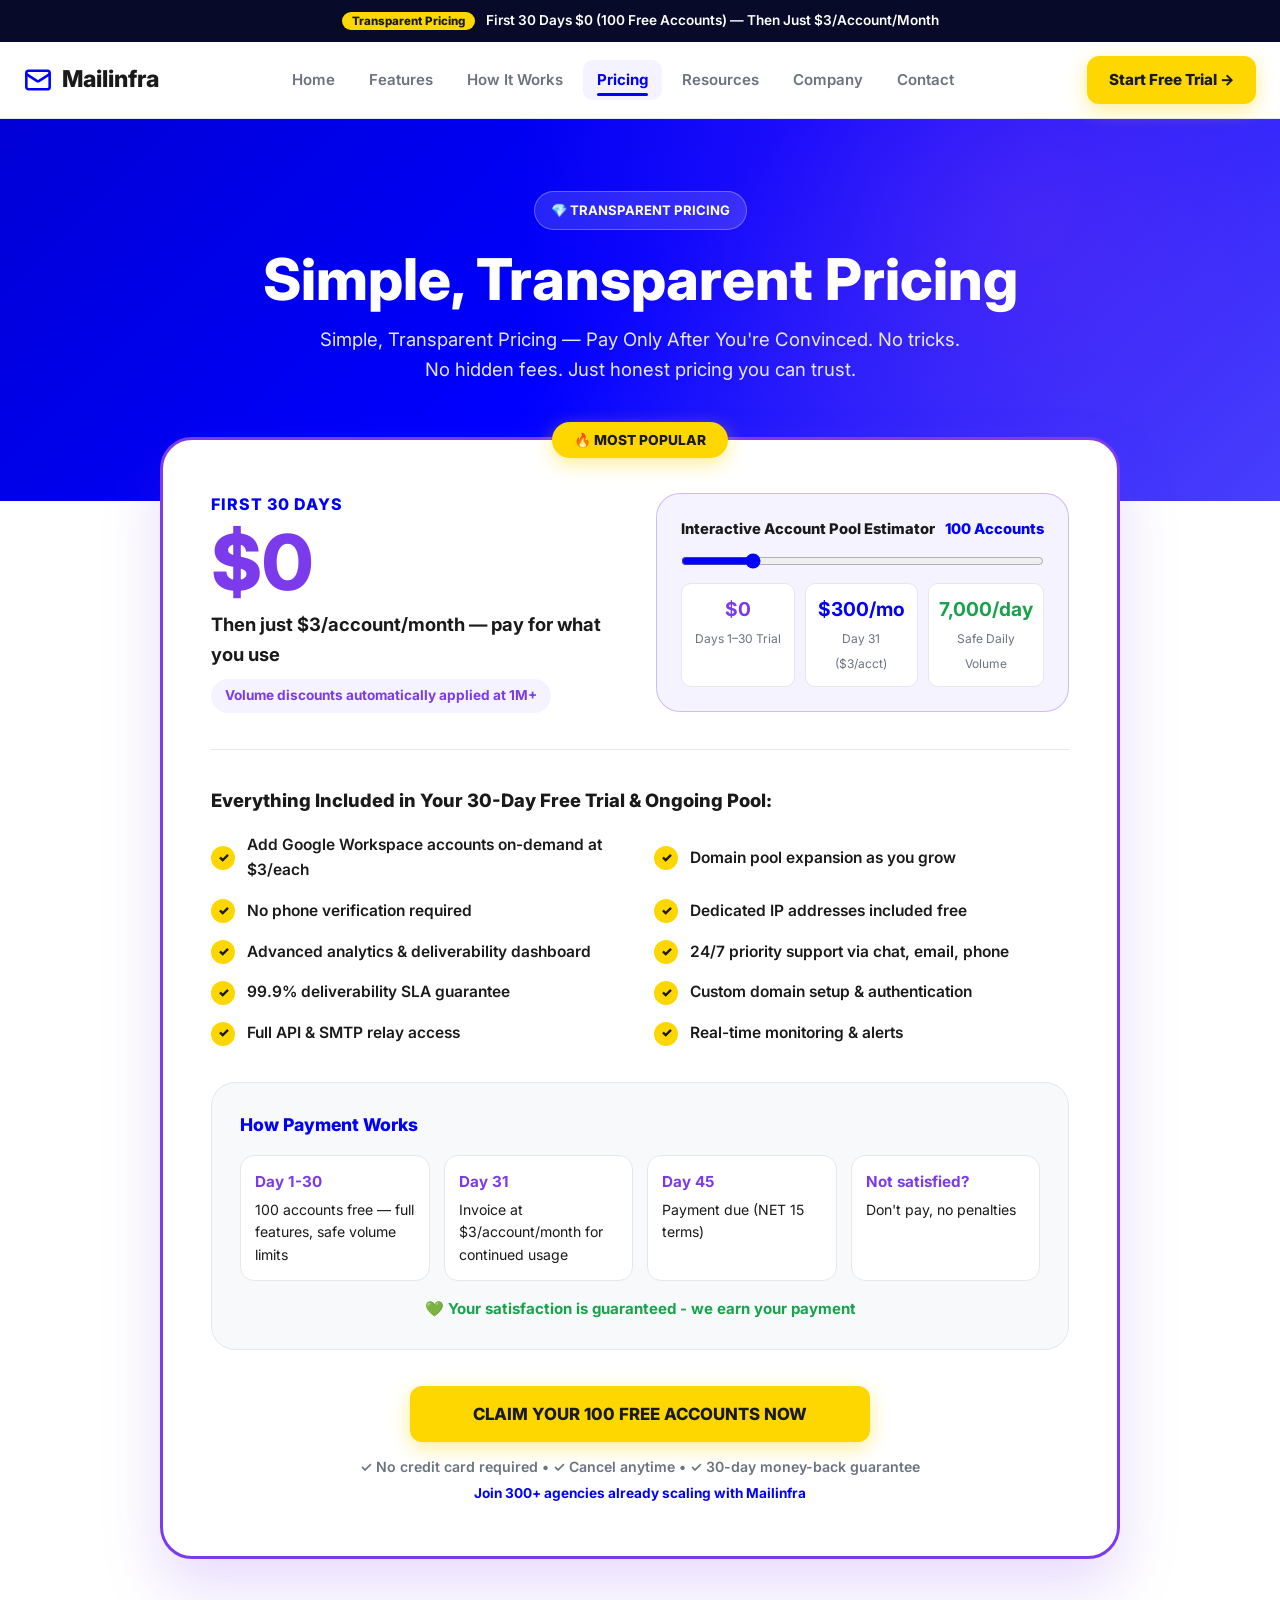
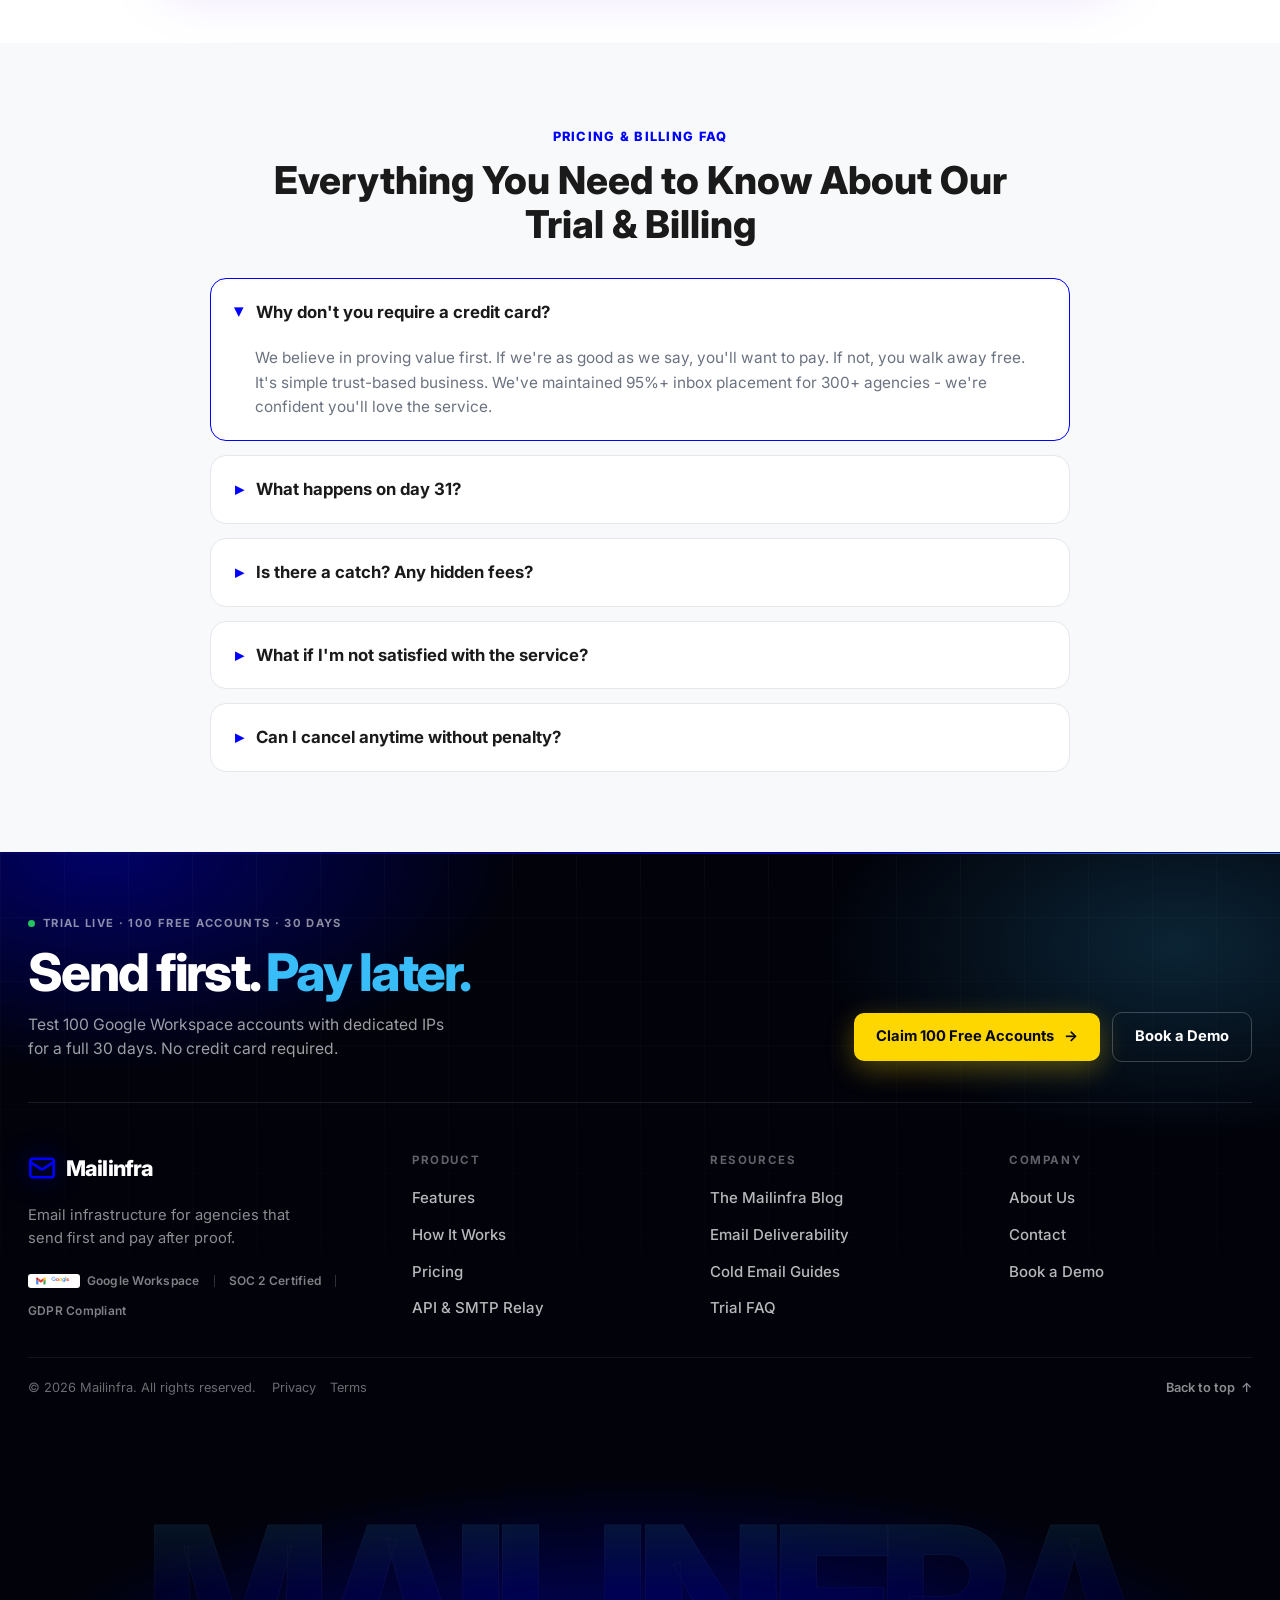
<file: pricing.html>
<!DOCTYPE html>
<html lang="en">
<head>
  <meta charset="UTF-8">
  <meta name="viewport" content="width=device-width, initial-scale=1.0">
  <title>Simple, Transparent Pricing — $0 First 30 Days, Then $3/Account | Mailinfra</title>
  <meta name="description" content="Simple, Transparent Pricing — Pay Only After You're Convinced. First 30 Days $0 for 100 Google Workspace accounts, then just $3/account/month with NET 15 terms and volume discounts at 1M+.">
  <meta name="theme-color" content="#0000FF">
  <link rel="icon" href="assets/logo/favicon.svg" type="image/svg+xml">
  <link rel="alternate icon" href="assets/logo/favicon.ico">
  <link rel="preconnect" href="https://fonts.googleapis.com">
  <link rel="preconnect" href="https://fonts.gstatic.com" crossorigin>
  <link href="https://fonts.googleapis.com/css2?family=Inter:wght@400;500;600;700;800&display=swap" rel="stylesheet">
  <style>
    @font-face {
      font-family: 'InterLocal';
      src: url('assets/fonts/inter-var.woff2') format('woff2');
      font-weight: 100 900;
      font-display: swap;
    }
    :root {
      --brand-primary: #0000FF;
      --brand-primary-secondary: #4040FF;
      --brand-primary-deep: #070A29;
      --brand-accent: #FFD700;
      --brand-accent-hover: #FFC700;
      --brand-purple: #7C3AED;
      --bg-main: #FFFFFF;
      --bg-secondary: #F5F3FF;
      --bg-neutral: #F8F9FA;
      --bg-footer: #0F172A;
      --text-primary: #1A1A1A;
      --text-secondary: #6B7280;
      --text-on-dark: #FFFFFF;
      --border-subtle: #E5E7EB;
      --status-green: #22C55E;
      --status-green-dark: #16A34A;
      --grad-primary: linear-gradient(135deg, #0000FF 0%, #4040FF 100%);
      --grad-hero-mesh: radial-gradient(circle at 80% 25%, rgba(124, 58, 237, 0.44) 0%, transparent 48%),
                        linear-gradient(135deg, #0000D6 0%, #0000FF 48%, #4040FF 100%);
      --shadow-sm: 0 2px 8px rgba(15, 23, 42, 0.05);
      --shadow-md: 0 10px 30px -6px rgba(15, 23, 42, 0.08);
      --shadow-xl: 0 28px 60px rgba(124, 58, 237, 0.18);
      --shadow-gold: 0 6px 20px rgba(255, 215, 0, 0.42);
      --radius-md: 12px;
      --radius-lg: 16px;
      --radius-xl: 24px;
      --radius-2xl: 32px;
      --container-max: 1280px;
    }
    @media (prefers-reduced-motion: no-preference) {
      @view-transition { navigation: auto; }
    }
    *, *::before, *::after { box-sizing: border-box; margin: 0; padding: 0; }
    html {
      scroll-behavior: smooth;
      font-family: 'Inter', 'InterLocal', -apple-system, BlinkMacSystemFont, sans-serif;
      color: var(--text-primary);
      background: var(--bg-main);
    }
    body { overflow-x: hidden; line-height: 1.6; }
    a { color: inherit; text-decoration: none; }
    img, svg { max-width: 100%; display: block; }
    button { font: inherit; cursor: pointer; border: none; background: none; }
    :focus-visible { outline: 3px solid var(--brand-accent); outline-offset: 3px; }
    .container { width: 100%; max-width: var(--container-max); margin-inline: auto; padding-inline: 24px; }

    .announcement-bar {
      background: var(--brand-primary-deep);
      color: #FFF;
      font-size: 0.85rem;
      font-weight: 600;
      padding: 10px 16px;
      text-align: center;
    }
    .announcement-pill {
      background: var(--brand-accent);
      color: var(--text-primary);
      font-weight: 800;
      font-size: 0.72rem;
      padding: 2px 10px;
      border-radius: 999px;
      margin-right: 8px;
    }
    .site-header {
      position: sticky;
      top: 0;
      z-index: 1000;
      background: rgba(255, 255, 255, 0.9);
      backdrop-filter: blur(18px);
      border-bottom: 1px solid var(--border-subtle);
    }
    .header-inner {
      max-width: var(--container-max);
      margin: 0 auto;
      padding: 14px 24px;
      display: flex;
      align-items: center;
      justify-content: space-between;
      gap: 20px;
    }
    .site-logo { display: inline-flex; align-items: center; gap: 10px; font-size: 1.45rem; font-weight: 800; }
    .site-logo svg { color: var(--brand-primary); }
    .site-menu { list-style: none; display: flex; align-items: center; gap: 6px; }
    .site-menu a {
      display: inline-flex;
      padding: 8px 14px;
      border-radius: 10px;
      font-size: 0.94rem;
      font-weight: 600;
      color: var(--text-secondary);
      position: relative;
    }
    .site-menu a:hover, .site-menu a[aria-current="page"] {
      color: var(--brand-primary);
      background: var(--bg-secondary);
      font-weight: 700;
    }
    .site-menu a[aria-current="page"]::after {
      content: "";
      position: absolute;
      bottom: 4px;
      left: 14px;
      right: 14px;
      height: 2.5px;
      background: var(--brand-primary);
      border-radius: 2px;
    }
    .menu-toggle {
      display: none;
      padding: 9px 14px;
      border-radius: 10px;
      border: 1px solid var(--border-subtle);
      font-weight: 700;
    }
    .btn {
      display: inline-flex;
      align-items: center;
      justify-content: center;
      gap: 10px;
      min-height: 46px;
      padding: 12px 22px;
      border-radius: var(--radius-md);
      font-weight: 800;
      font-size: 0.95rem;
      transition: transform 0.22s, box-shadow 0.22s;
    }
    .btn-gold { background: var(--brand-accent); color: var(--text-primary); box-shadow: var(--shadow-gold); }
    .btn-gold:hover { background: var(--brand-accent-hover); transform: translateY(-2px); }

    .pricing-hero {
      background: var(--grad-hero-mesh);
      color: #FFF;
      padding: 72px 0 116px;
      text-align: center;
    }
    .hero-badge {
      display: inline-flex;
      align-items: center;
      gap: 8px;
      padding: 8px 16px;
      border-radius: 999px;
      background: rgba(255, 255, 255, 0.14);
      border: 1px solid rgba(255, 255, 255, 0.28);
      font-size: 0.82rem;
      font-weight: 700;
      margin-bottom: 18px;
    }
    .hero-title {
      font-size: clamp(2.4rem, 4.5vw, 4rem);
      font-weight: 800;
      line-height: 1.1;
      margin-bottom: 14px;
    }
    .hero-sub {
      font-size: 1.16rem;
      color: rgba(255, 255, 255, 0.9);
      max-width: 640px;
      margin: 0 auto;
    }

    /* Main Interactive Pricing Panel */
    .pricing-panel-wrap {
      margin-top: -64px;
      padding-bottom: 84px;
    }
    .pricing-master-card {
      max-width: 960px;
      margin: 0 auto;
      background: var(--bg-main);
      border: 3px solid var(--brand-purple);
      border-radius: var(--radius-2xl);
      padding: 52px 48px;
      box-shadow: var(--shadow-xl);
      position: relative;
    }
    .popular-badge {
      position: absolute;
      top: -18px;
      left: 50%;
      transform: translateX(-50%);
      background: var(--brand-accent);
      color: var(--text-primary);
      font-weight: 800;
      font-size: 0.86rem;
      padding: 7px 22px;
      border-radius: 999px;
      box-shadow: var(--shadow-gold);
    }
    .pricing-hero-row {
      display: grid;
      grid-template-columns: 1fr 1fr;
      gap: 32px;
      align-items: center;
      padding-bottom: 36px;
      border-bottom: 1px solid var(--border-subtle);
      margin-bottom: 36px;
    }
    .price-big {
      font-size: clamp(3.6rem, 6vw, 5.2rem);
      font-weight: 800;
      color: var(--brand-purple);
      line-height: 1;
      margin: 8px 0;
    }
    .estimator-box {
      background: var(--bg-secondary);
      border: 1.5px solid rgba(124, 58, 237, 0.3);
      border-radius: var(--radius-xl);
      padding: 24px;
    }
    .check-circle {
      width: 24px;
      height: 24px;
      border-radius: 50%;
      background: var(--brand-accent);
      color: var(--text-primary);
      display: inline-flex;
      align-items: center;
      justify-content: center;
      font-weight: 900;
      font-size: 0.8rem;
      flex-shrink: 0;
    }
    .inclusions-grid {
      display: grid;
      grid-template-columns: repeat(2, 1fr);
      gap: 16px 28px;
      list-style: none;
      margin-bottom: 36px;
    }
    .inclusions-grid li {
      display: flex;
      align-items: center;
      gap: 12px;
      font-weight: 600;
      font-size: 0.97rem;
    }

    .timeline-box {
      background: var(--bg-neutral);
      border: 1.5px solid var(--border-subtle);
      border-radius: var(--radius-xl);
      padding: 28px;
      margin-bottom: 36px;
    }
    .timeline-grid {
      display: grid;
      grid-template-columns: repeat(4, 1fr);
      gap: 14px;
      margin: 16px 0;
    }
    .timeline-step {
      background: var(--bg-main);
      border: 1px solid var(--border-subtle);
      border-radius: 14px;
      padding: 14px;
      font-size: 0.88rem;
    }
    .timeline-step strong {
      display: block;
      color: var(--brand-purple);
      font-size: 0.95rem;
      margin-bottom: 4px;
    }

    .section-pad { padding: 80px 0; }
    .eyebrow {
      display: inline-block;
      font-size: 0.8rem;
      font-weight: 800;
      letter-spacing: 0.1em;
      color: var(--brand-primary);
      text-transform: uppercase;
      margin-bottom: 10px;
    }
    .sec-h2 {
      font-size: clamp(1.8rem, 3vw, 2.65rem);
      font-weight: 800;
      line-height: 1.15;
      margin-bottom: 14px;
    }

    .accordion { max-width: 860px; margin: 32px auto 0; display: grid; gap: 14px; }
    .accordion details {
      background: var(--bg-main);
      border: 1.5px solid var(--border-subtle);
      border-radius: var(--radius-lg);
      overflow: hidden;
    }
    .accordion details[open] { border-color: var(--brand-primary); }
    .accordion summary {
      list-style: none;
      display: flex;
      align-items: center;
      gap: 12px;
      padding: 20px 24px;
      font-weight: 700;
      font-size: 1.05rem;
      cursor: pointer;
    }
    .accordion summary::-webkit-details-marker { display: none; }
    .accordion summary::before {
      content: "▸";
      color: var(--brand-primary);
      transition: transform 0.2s;
    }
    .accordion details[open] > summary::before { transform: rotate(90deg); }
    .faq-answer { padding: 0 24px 20px 44px; color: var(--text-secondary); font-size: 0.96rem; }

    .site-footer { background: var(--bg-footer); color: #FFF; padding: 68px 0 36px; }
    .footer-grid { display: grid; grid-template-columns: 1.5fr repeat(3, 1fr); gap: 40px; padding-bottom: 44px; border-bottom: 1px solid rgba(255, 255, 255, 0.1); }
    .footer-col h4 { font-size: 0.88rem; font-weight: 800; color: var(--brand-accent); text-transform: uppercase; margin-bottom: 16px; }
    .footer-col ul { list-style: none; display: grid; gap: 10px; }
    .footer-col a { color: rgba(255, 255, 255, 0.76); font-size: 0.93rem; }
    .footer-bottom { padding-top: 28px; display: flex; justify-content: space-between; flex-wrap: wrap; gap: 16px; font-size: 0.86rem; color: rgba(255, 255, 255, 0.68); }

    @media (max-width: 1024px) {
      .pricing-hero-row, .timeline-grid { grid-template-columns: 1fr; }
      .footer-grid { grid-template-columns: 1fr 1fr; }
    }
    @media (max-width: 768px) {
      .menu-toggle { display: inline-flex; }
      .site-menu {
        position: fixed;
        top: 108px;
        left: 16px;
        right: 16px;
        background: var(--bg-main);
        border: 1.5px solid var(--border-subtle);
        border-radius: var(--radius-lg);
        padding: 16px;
        flex-direction: column;
        display: none;
      }
      .site-menu.is-open { display: flex; }
      .inclusions-grid, .footer-grid { grid-template-columns: 1fr; }
      .pricing-master-card { padding: 36px 22px; }
    }
  
    /* ===== CINEMATIC FOOTER (shared across all pages) ===== */
    /* 13. FOOTER — infrastructure status-bar close */
    /* 13. FOOTER — infrastructure status-bar close */
    .cf-footer {
      position: relative;
      background: #01020A;
      color: #FFFFFF;
      overflow: hidden;
      isolation: isolate;
      border-top: 1px solid rgba(0, 0, 255, 0.35);
      font-family: 'Inter', 'InterLocal', -apple-system, BlinkMacSystemFont, 'Segoe UI', sans-serif;
    }
    .cf-footer *, .cf-footer *::before, .cf-footer *::after { box-sizing: border-box; }
    .cf-aurora {
      position: absolute;
      inset: 0;
      z-index: -3;
      background:
        radial-gradient(ellipse 48% 42% at 8% 0%, rgba(0, 0, 255, 0.38) 0%, transparent 68%),
        radial-gradient(ellipse 40% 36% at 92% 12%, rgba(56, 189, 248, 0.18) 0%, transparent 70%),
        radial-gradient(ellipse 70% 40% at 50% 110%, rgba(0, 0, 255, 0.45) 0%, transparent 72%);
    }
    @media (prefers-reduced-motion: no-preference) {
      .cf-aurora { animation: cf-aurora-shift 16s ease-in-out infinite alternate; }
    }
    @keyframes cf-aurora-shift {
      from { transform: translate3d(-1%, 0, 0) scale(1); }
      to { transform: translate3d(1%, -0.8%, 0) scale(1.04); }
    }
    .cf-grid-bg {
      position: absolute;
      inset: 0;
      z-index: -2;
      background-image:
        linear-gradient(rgba(255, 255, 255, 0.035) 1px, transparent 1px),
        linear-gradient(90deg, rgba(255, 255, 255, 0.035) 1px, transparent 1px);
      background-size: 64px 64px;
      mask-image: linear-gradient(180deg, #000 0%, transparent 72%);
      -webkit-mask-image: linear-gradient(180deg, #000 0%, transparent 72%);
      opacity: 0.7;
    }
    .cf-beam {
      position: absolute;
      top: 0;
      left: 0;
      right: 0;
      height: 1px;
      z-index: -1;
      background: linear-gradient(90deg, transparent 0%, #0000FF 28%, #38BDF8 50%, #FFD700 72%, transparent 100%);
      opacity: 0.85;
    }
    @media (prefers-reduced-motion: no-preference) {
      .cf-beam { background-size: 220% 100%; animation: cf-beam-run 8s linear infinite; }
    }
    @keyframes cf-beam-run {
      from { background-position: 0% 0; }
      to { background-position: 220% 0; }
    }
    .cf-inner {
      position: relative;
      max-width: 1280px;
      margin: 0 auto;
      padding: 56px 28px 20px;
    }

    /* Flush CTA strip — no glass card */
    .cf-cta {
      display: grid;
      grid-template-columns: minmax(0, 1.35fr) auto;
      gap: 28px 48px;
      align-items: end;
      padding: 0 0 40px;
      margin-bottom: 48px;
      border-bottom: 1px solid rgba(255, 255, 255, 0.1);
      background: none;
      box-shadow: none;
      backdrop-filter: none;
      border-radius: 0;
    }
    .cf-eyebrow {
      display: inline-flex;
      align-items: center;
      gap: 8px;
      font-size: 0.7rem;
      font-weight: 700;
      letter-spacing: 0.12em;
      text-transform: uppercase;
      color: rgba(255, 255, 255, 0.55);
      padding: 0;
      border: none;
      background: none;
      border-radius: 0;
      margin-bottom: 14px;
    }
    .cf-dot {
      width: 7px;
      height: 7px;
      border-radius: 50%;
      background: #22C55E;
      box-shadow: 0 0 0 0 rgba(34, 197, 94, 0.55);
    }
    @media (prefers-reduced-motion: no-preference) {
      .cf-dot { animation: cf-dot-pulse 2.2s ease-out infinite; }
    }
    @keyframes cf-dot-pulse {
      0% { box-shadow: 0 0 0 0 rgba(34, 197, 94, 0.55); }
      70% { box-shadow: 0 0 0 8px rgba(34, 197, 94, 0); }
      100% { box-shadow: 0 0 0 0 rgba(34, 197, 94, 0); }
    }
    .cf-cta h2 {
      font-size: clamp(2rem, 4.2vw, 3.25rem);
      font-weight: 800;
      line-height: 1.05;
      letter-spacing: -0.04em;
      margin: 0 0 12px;
      color: #FFFFFF;
      text-wrap: balance;
    }
    .cf-grad-text {
      color: #38BDF8;
      background: none;
      -webkit-background-clip: unset;
      background-clip: unset;
    }
    .cf-cta p {
      margin: 0;
      color: rgba(255, 255, 255, 0.62);
      font-size: 0.98rem;
      line-height: 1.55;
      max-width: 440px;
      text-wrap: pretty;
    }
    .cf-cta-actions {
      display: flex;
      flex-wrap: wrap;
      gap: 12px;
      align-items: center;
      justify-content: flex-end;
    }
    .cf-btn {
      display: inline-flex;
      align-items: center;
      justify-content: center;
      gap: 10px;
      min-height: 48px;
      padding: 12px 22px;
      border-radius: 10px;
      font-weight: 700;
      font-size: 0.92rem;
      text-decoration: none;
      transition: transform 0.2s ease, box-shadow 0.2s, background-color 0.2s, border-color 0.2s, color 0.2s;
    }
    .cf-btn-primary {
      background: #FFD700;
      color: #050814;
      box-shadow: 0 8px 28px rgba(255, 215, 0, 0.32);
    }
    .cf-btn-primary:hover {
      transform: translateY(-2px);
      background: #FFE34D;
      box-shadow: 0 12px 32px rgba(255, 215, 0, 0.45);
    }
    .cf-btn-ghost {
      color: #FFFFFF;
      border: 1px solid rgba(255, 255, 255, 0.22);
      background: transparent;
    }
    .cf-btn-ghost:hover {
      transform: translateY(-2px);
      border-color: rgba(56, 189, 248, 0.7);
      color: #38BDF8;
      background: rgba(56, 189, 248, 0.06);
    }

    /* Brand + nav — wider, denser */
    .cf-cols {
      display: grid;
      grid-template-columns: minmax(220px, 1.35fr) repeat(3, minmax(0, 1fr));
      gap: 40px 56px;
      padding-bottom: 36px;
      border-bottom: 1px solid rgba(255, 255, 255, 0.08);
      align-items: start;
    }
    .cf-logo {
      display: inline-flex;
      align-items: center;
      gap: 10px;
      font-size: 1.35rem;
      font-weight: 800;
      letter-spacing: -0.04em;
      color: #FFFFFF;
      text-decoration: none;
    }
    .cf-logo svg {
      color: #0000FF;
      filter: drop-shadow(0 0 12px rgba(0, 0, 255, 0.55));
    }
    .cf-brand p {
      margin: 14px 0 22px;
      color: rgba(255, 255, 255, 0.55);
      font-size: 0.92rem;
      line-height: 1.55;
      max-width: 280px;
    }
    .cf-trust {
      display: flex;
      flex-wrap: wrap;
      align-items: center;
      gap: 10px 14px;
      font-size: 0.75rem;
      font-weight: 600;
      color: rgba(255, 255, 255, 0.5);
      letter-spacing: 0.02em;
    }
    .cf-trust-item {
      display: inline-flex;
      align-items: center;
      gap: 7px;
    }
    .cf-trust-item img {
      height: 14px;
      width: auto;
      display: block;
      background: #fff;
      padding: 2px 5px;
      border-radius: 3px;
    }
    .cf-trust-sep {
      width: 1px;
      height: 12px;
      background: rgba(255, 255, 255, 0.18);
    }
    .cf-col h4 {
      margin: 0 0 16px;
      font-size: 0.72rem;
      font-weight: 700;
      letter-spacing: 0.14em;
      text-transform: uppercase;
      color: rgba(255, 255, 255, 0.38);
    }
    .cf-col ul {
      list-style: none;
      margin: 0;
      padding: 0;
      display: grid;
      gap: 11px;
    }
    .cf-col a {
      display: inline-block;
      color: rgba(255, 255, 255, 0.72);
      font-size: 0.94rem;
      font-weight: 500;
      text-decoration: none;
      transition: color 0.18s ease;
    }
    .cf-col a:hover { color: #38BDF8; }

    .cf-bottom {
      display: flex;
      align-items: center;
      justify-content: space-between;
      flex-wrap: wrap;
      gap: 12px 20px;
      padding-top: 20px;
      font-size: 0.8rem;
      color: rgba(255, 255, 255, 0.42);
    }
    .cf-bottom-meta {
      display: flex;
      flex-wrap: wrap;
      align-items: center;
      gap: 8px 16px;
    }
    .cf-legal {
      display: inline-flex;
      flex-wrap: wrap;
      gap: 14px;
    }
    .cf-legal a {
      color: rgba(255, 255, 255, 0.42);
      text-decoration: none;
      transition: color 0.18s;
    }
    .cf-legal a:hover { color: #FFFFFF; }
    .cf-top-btn {
      display: inline-flex;
      align-items: center;
      gap: 6px;
      padding: 0;
      border: none;
      border-radius: 0;
      background: transparent;
      color: rgba(255, 255, 255, 0.55);
      font: inherit;
      font-size: 0.8rem;
      font-weight: 600;
      cursor: pointer;
      transition: color 0.18s ease;
    }
    .cf-top-btn:hover { color: #FFD700; }

    /* Giant scroll-linked wordmark */
    .cf-wordmark {
      position: relative;
      text-align: center;
      font-weight: 800;
      font-size: clamp(3.5rem, 16vw, 15rem);
      line-height: 0.82;
      letter-spacing: -0.07em;
      margin-top: 28px;
      padding-bottom: 0.04em;
      white-space: nowrap;
      user-select: none;
      pointer-events: none;
      background: linear-gradient(180deg, rgba(56, 189, 248, 0.5) 0%, rgba(0, 0, 255, 0.38) 42%, rgba(1, 2, 10, 0) 90%);
      -webkit-background-clip: text;
      background-clip: text;
      color: transparent;
      -webkit-text-stroke: 1px rgba(255, 255, 255, 0.12);
      opacity: var(--cf-op, 0.35);
      transform: translate3d(0, var(--cf-ty, 40px), 0);
      will-change: transform, opacity;
    }

    @media (max-width: 1024px) {
      .cf-cta {
        grid-template-columns: 1fr;
        align-items: start;
      }
      .cf-cta-actions { justify-content: flex-start; }
      .cf-cols {
        grid-template-columns: repeat(3, minmax(0, 1fr));
        gap: 36px 28px;
      }
      .cf-brand { grid-column: 1 / -1; max-width: 520px; }
    }
    @media (max-width: 640px) {
      .cf-inner { padding: 44px 20px 16px; }
      .cf-cta { padding-bottom: 28px; margin-bottom: 36px; }
      .cf-cols { grid-template-columns: 1fr 1fr; gap: 28px 20px; }
      .cf-brand { max-width: none; }
      .cf-bottom { flex-direction: column; align-items: flex-start; }
      .cf-wordmark { margin-top: 20px; }
    }
</style>
  <link rel="stylesheet" href="assets/css/scroll-motion.css">
</head>
<body>
  <div class="announcement-bar">
    <span class="announcement-pill">Transparent Pricing</span>
    <span>First 30 Days $0 (100 Free Accounts) — Then Just $3/Account/Month</span>
  </div>

  <header class="site-header">
    <div class="header-inner">
      <a href="index.html" class="site-logo">
        <svg xmlns="http://www.w3.org/2000/svg" width="28" height="28" viewBox="0 0 24 24" fill="none" stroke="currentColor" stroke-width="2.2" stroke-linecap="round" stroke-linejoin="round" aria-hidden="true">
          <path d="m22 7-8.991 5.727a2 2 0 0 1-2.009 0L2 7"></path>
          <rect x="2" y="4" width="20" height="16" rx="2"></rect>
        </svg>
        <span>Mailinfra</span>
      </a>
      <nav class="site-nav" aria-label="Primary">
        <button type="button" class="menu-toggle" id="menu-toggle" aria-expanded="false" aria-controls="primary-menu">Menu</button>
        <ul class="site-menu" id="primary-menu">
          <li><a href="index.html">Home</a></li>
          <li><a href="features.html">Features</a></li>
          <li><a href="how-it-works.html">How It Works</a></li>
          <li><a href="pricing.html" aria-current="page">Pricing</a></li>
          <li><a href="resources.html">Resources</a></li>
          <li><a href="about.html">Company</a></li>
          <li><a href="contact.html">Contact</a></li>
        </ul>
      </nav>
      <a href="https://calendly.com/10x-cold-email-infrastructure/15min" class="btn btn-gold" target="_blank" rel="noopener">Start Free Trial →</a>
    </div>
  </header>

  <main>
    <!-- HERO -->
    <section class="pricing-hero">
      <div class="container">
        <div class="hero-badge">💎 TRANSPARENT PRICING</div>
        <h1 class="hero-title">Simple, Transparent Pricing</h1>
        <p class="hero-sub">
          Simple, Transparent Pricing — Pay Only After You're Convinced. No tricks. No hidden fees. Just honest pricing you can trust.
        </p>
      </div>
    </section>

    <!-- MAIN PRICING PANEL -->
    <section class="pricing-panel-wrap" aria-label="Mailinfra Pricing Plan">
      <div class="container">
        <div class="pricing-master-card">
          <span class="popular-badge">🔥 MOST POPULAR</span>

          <div class="pricing-hero-row">
            <div>
              <div style="font-weight:800;color:var(--brand-primary);text-transform:uppercase;letter-spacing:0.06em;">First 30 Days</div>
              <div class="price-big">$0</div>
              <p style="font-size:1.15rem;font-weight:700;margin-bottom:10px;">Then just $3/account/month — pay for what you use</p>
              <span style="display:inline-block;background:var(--bg-secondary);color:var(--brand-purple);padding:6px 14px;border-radius:999px;font-size:0.85rem;font-weight:700;">
                Volume discounts automatically applied at 1M+
              </span>
            </div>

            <!-- Interactive Per-Account Estimator -->
            <div class="estimator-box">
              <label for="account-count-input" style="display:flex;justify-content:space-between;font-weight:800;font-size:0.92rem;margin-bottom:10px;">
                <span>Interactive Account Pool Estimator</span>
                <span id="est-accounts-label" style="color:var(--brand-primary);">100 Accounts</span>
              </label>
              <input type="range" id="account-count-input" min="10" max="500" step="10" value="100" style="width:100%;accent-color:var(--brand-primary);margin-bottom:14px;">
              <div style="display:grid;grid-template-columns:repeat(3,1fr);gap:10px;text-align:center;">
                <div style="background:#FFF;padding:10px;border-radius:10px;border:1px solid var(--border-subtle);">
                  <strong style="display:block;color:var(--brand-purple);font-size:1.2rem;">$0</strong>
                  <span style="font-size:0.75rem;color:var(--text-secondary);">Days 1–30 Trial</span>
                </div>
                <div style="background:#FFF;padding:10px;border-radius:10px;border:1px solid var(--border-subtle);">
                  <strong id="est-after-cost" style="display:block;color:var(--brand-primary);font-size:1.2rem;">$300/mo</strong>
                  <span style="font-size:0.75rem;color:var(--text-secondary);">Day 31 ($3/acct)</span>
                </div>
                <div style="background:#FFF;padding:10px;border-radius:10px;border:1px solid var(--border-subtle);">
                  <strong id="est-safe-sends" style="display:block;color:var(--status-green-dark);font-size:1.2rem;">7,000/day</strong>
                  <span style="font-size:0.75rem;color:var(--text-secondary);">Safe Daily Volume</span>
                </div>
              </div>
            </div>
          </div>

          <h2 style="font-size:1.15rem;font-weight:800;margin-bottom:18px;">Everything Included in Your 30-Day Free Trial &amp; Ongoing Pool:</h2>
          <ul class="inclusions-grid">
            <li><span class="check-circle" aria-hidden="true">✓</span> <span>Add Google Workspace accounts on-demand at $3/each</span></li>
            <li><span class="check-circle" aria-hidden="true">✓</span> <span>Domain pool expansion as you grow</span></li>
            <li><span class="check-circle" aria-hidden="true">✓</span> <span>No phone verification required</span></li>
            <li><span class="check-circle" aria-hidden="true">✓</span> <span>Dedicated IP addresses included free</span></li>
            <li><span class="check-circle" aria-hidden="true">✓</span> <span>Advanced analytics &amp; deliverability dashboard</span></li>
            <li><span class="check-circle" aria-hidden="true">✓</span> <span>24/7 priority support via chat, email, phone</span></li>
            <li><span class="check-circle" aria-hidden="true">✓</span> <span>99.9% deliverability SLA guarantee</span></li>
            <li><span class="check-circle" aria-hidden="true">✓</span> <span>Custom domain setup &amp; authentication</span></li>
            <li><span class="check-circle" aria-hidden="true">✓</span> <span>Full API &amp; SMTP relay access</span></li>
            <li><span class="check-circle" aria-hidden="true">✓</span> <span>Real-time monitoring &amp; alerts</span></li>
          </ul>

          <div class="timeline-box">
            <h3 style="font-size:1.1rem;font-weight:800;color:var(--brand-primary);">How Payment Works</h3>
            <div class="timeline-grid">
              <div class="timeline-step">
                <strong>Day 1-30</strong>
                100 accounts free — full features, safe volume limits
              </div>
              <div class="timeline-step">
                <strong>Day 31</strong>
                Invoice at $3/account/month for continued usage
              </div>
              <div class="timeline-step">
                <strong>Day 45</strong>
                Payment due (NET 15 terms)
              </div>
              <div class="timeline-step">
                <strong>Not satisfied?</strong>
                Don't pay, no penalties
              </div>
            </div>
            <p style="text-align:center;font-weight:700;color:var(--status-green-dark);font-size:0.94rem;">
              💚 Your satisfaction is guaranteed - we earn your payment
            </p>
          </div>

          <div style="text-align:center;">
            <a href="https://calendly.com/10x-cold-email-infrastructure/15min" class="btn btn-gold" style="width:100%;max-width:460px;min-height:56px;font-size:1.05rem;" target="_blank" rel="noopener">
              CLAIM YOUR 100 FREE ACCOUNTS NOW
            </a>
            <p style="margin-top:14px;font-size:0.88rem;color:var(--text-secondary);font-weight:600;">
              ✓ No credit card required • ✓ Cancel anytime • ✓ 30-day money-back guarantee
            </p>
            <p style="margin-top:4px;font-size:0.85rem;color:var(--brand-primary);font-weight:700;">
              Join 300+ agencies already scaling with Mailinfra
            </p>
          </div>
        </div>
      </div>
    </section>

    <!-- PRICING FAQS -->
    <section class="section-pad" style="background:var(--bg-neutral);">
      <div class="container">
        <div style="text-align:center;max-width:740px;margin:0 auto;">
          <span class="eyebrow">PRICING &amp; BILLING FAQ</span>
          <h2 class="sec-h2">Everything You Need to Know About Our Trial &amp; Billing</h2>
        </div>

        <div class="accordion">
          <details open>
            <summary>Why don't you require a credit card?</summary>
            <div class="faq-answer">We believe in proving value first. If we're as good as we say, you'll want to pay. If not, you walk away free. It's simple trust-based business. We've maintained 95%+ inbox placement for 300+ agencies - we're confident you'll love the service.</div>
          </details>
          <details>
            <summary>What happens on day 31?</summary>
            <div class="faq-answer">You receive a detailed invoice for your usage at $3/month per Google Workspace account. Payment is due NET 15 (day 45). You'll have access to your complete analytics dashboard showing deliverability rates and performance metrics to confirm value before paying.</div>
          </details>
          <details>
            <summary>Is there a catch? Any hidden fees?</summary>
            <div class="faq-answer">Zero catches. No setup fees, no hidden costs, no contracts, no cancellation fees. You pay $3/month per inbox after day 30. What you see is what you pay.</div>
          </details>
          <details>
            <summary>What if I'm not satisfied with the service?</summary>
            <div class="faq-answer">Don't pay. Seriously. If our deliverability, support, or features don't meet your expectations, walk away. No penalties, no questions asked. We only want customers who see real value in our service.</div>
          </details>
          <details>
            <summary>Can I cancel anytime without penalty?</summary>
            <div class="faq-answer">Yes, absolutely. No contracts ever. Cancel before day 30 and pay nothing. Cancel after day 30 and you're only responsible for usage up to the cancellation date. No early termination fees, no questions asked.</div>
          </details>
        </div>
      </div>
    </section>
  </main>

  <!-- 13. FOOTER -->
  <!-- 13. FOOTER -->
  <footer class="cf-footer" id="site-footer">
    <div class="cf-aurora" aria-hidden="true"></div>
    <div class="cf-grid-bg" aria-hidden="true"></div>
    <div class="cf-beam" aria-hidden="true"></div>

    <div class="cf-inner">
      <div class="cf-cta">
        <div class="cf-cta-copy">
          <span class="cf-eyebrow"><span class="cf-dot" aria-hidden="true"></span> Trial live · 100 free accounts · 30 days</span>
          <h2>Send first. <span class="cf-grad-text">Pay later.</span></h2>
          <p>Test 100 Google Workspace accounts with dedicated IPs for a full 30 days. No credit card required.</p>
        </div>
        <div class="cf-cta-actions">
          <a href="https://calendly.com/10x-cold-email-infrastructure/15min" class="cf-btn cf-btn-primary" target="_blank" rel="noopener">
            Claim 100 Free Accounts <span aria-hidden="true">→</span>
          </a>
          <a href="contact.html" class="cf-btn cf-btn-ghost">Book a Demo</a>
        </div>
      </div>

      <div class="cf-cols">
        <div class="cf-brand">
          <a href="index.html" class="cf-logo" aria-label="Mailinfra Home">
            <svg xmlns="http://www.w3.org/2000/svg" width="28" height="28" viewBox="0 0 24 24" fill="none" stroke="currentColor" stroke-width="2.2" stroke-linecap="round" stroke-linejoin="round" aria-hidden="true"><path d="m22 7-8.991 5.727a2 2 0 0 1-2.009 0L2 7"></path><rect x="2" y="4" width="20" height="16" rx="2"></rect></svg>
            <span>Mailinfra</span>
          </a>
          <p>Email infrastructure for agencies that send first and pay after proof.</p>
          <div class="cf-trust" aria-label="Compliance and partners">
            <span class="cf-trust-item"><img src="assets/logo/google-workspace.svg" alt=""> Google Workspace</span>
            <span class="cf-trust-sep" aria-hidden="true"></span>
            <span class="cf-trust-item">SOC 2 Certified</span>
            <span class="cf-trust-sep" aria-hidden="true"></span>
            <span class="cf-trust-item">GDPR Compliant</span>
          </div>
        </div>

        <nav class="cf-col" aria-label="Product">
          <h4>Product</h4>
          <ul>
            <li><a href="features.html">Features</a></li>
            <li><a href="how-it-works.html">How It Works</a></li>
            <li><a href="pricing.html">Pricing</a></li>
            <li><a href="features.html#api-smtp">API &amp; SMTP Relay</a></li>
          </ul>
        </nav>

        <nav class="cf-col" aria-label="Resources">
          <h4>Resources</h4>
          <ul>
            <li><a href="resources.html">The Mailinfra Blog</a></li>
            <li><a href="resources.html#categories">Email Deliverability</a></li>
            <li><a href="resources.html#categories">Cold Email Guides</a></li>
            <li><a href="index.html#faq">Trial FAQ</a></li>
          </ul>
        </nav>

        <nav class="cf-col" aria-label="Company">
          <h4>Company</h4>
          <ul>
            <li><a href="about.html">About Us</a></li>
            <li><a href="contact.html">Contact</a></li>
            <li><a href="https://calendly.com/10x-cold-email-infrastructure/15min" target="_blank" rel="noopener">Book a Demo</a></li>
          </ul>
        </nav>
      </div>

      <div class="cf-bottom">
        <div class="cf-bottom-meta">
          <span>© 2026 Mailinfra. All rights reserved.</span>
          <nav class="cf-legal" aria-label="Legal">
            <a href="contact.html">Privacy</a>
            <a href="contact.html">Terms</a>
          </nav>
        </div>
        <button type="button" class="cf-top-btn" id="cf-back-top" aria-label="Back to top">Back to top <span aria-hidden="true">↑</span></button>
      </div>
    </div>

    <div class="cf-wordmark" id="cf-wordmark" aria-hidden="true">MAILINFRA</div>
  </footer>


  <script>
    (() => {
      const menuToggle = document.getElementById('menu-toggle');
      const primaryMenu = document.getElementById('primary-menu');
      if (menuToggle && primaryMenu) {
        menuToggle.addEventListener('click', () => {
          const isOpen = primaryMenu.classList.toggle('is-open');
          menuToggle.setAttribute('aria-expanded', String(isOpen));
        });
      }

      const rangeInput = document.getElementById('account-count-input');
      const acctLabel = document.getElementById('est-accounts-label');
      const afterCost = document.getElementById('est-after-cost');
      const safeSends = document.getElementById('est-safe-sends');
      if (rangeInput) {
        rangeInput.addEventListener('input', () => {
          const n = Number(rangeInput.value);
          if (acctLabel) acctLabel.textContent = `${n} Accounts`;
          if (afterCost) afterCost.textContent = `$${(n * 3).toLocaleString()}/mo`;
          if (safeSends) safeSends.textContent = `${(n * 70).toLocaleString()}/day`;
        });
      }
    })();
  </script>
  <script>
    (() => {
      const footer = document.getElementById('site-footer');
      const wordmark = document.getElementById('cf-wordmark');
      const topBtn = document.getElementById('cf-back-top');
      const reduce = window.matchMedia('(prefers-reduced-motion: reduce)').matches;
      if (topBtn) {
        topBtn.addEventListener('click', () => {
          window.scrollTo({ top: 0, behavior: reduce ? 'auto' : 'smooth' });
        });
      }
      if (!footer || !wordmark || reduce) {
        if (wordmark) wordmark.style.setProperty('--cf-ty', '0px');
        return;
      }
      let ticking = false;
      const update = () => {
        ticking = false;
        const r = footer.getBoundingClientRect();
        const vh = window.innerHeight || 800;
        const p = Math.max(0, Math.min(1, (vh - r.top) / Math.max(1, r.height)));
        wordmark.style.setProperty('--cf-ty', ((1 - p) * 70).toFixed(1) + 'px');
        wordmark.style.setProperty('--cf-op', (0.22 + p * 0.78).toFixed(2));
      };
      window.addEventListener('scroll', () => {
        if (!ticking) { ticking = true; requestAnimationFrame(update); }
      }, { passive: true });
      window.addEventListener('resize', update, { passive: true });
      update();
    })();
  </script>
  <script src="assets/js/scroll-motion.js" defer></script>
</body>
</html>
</file>
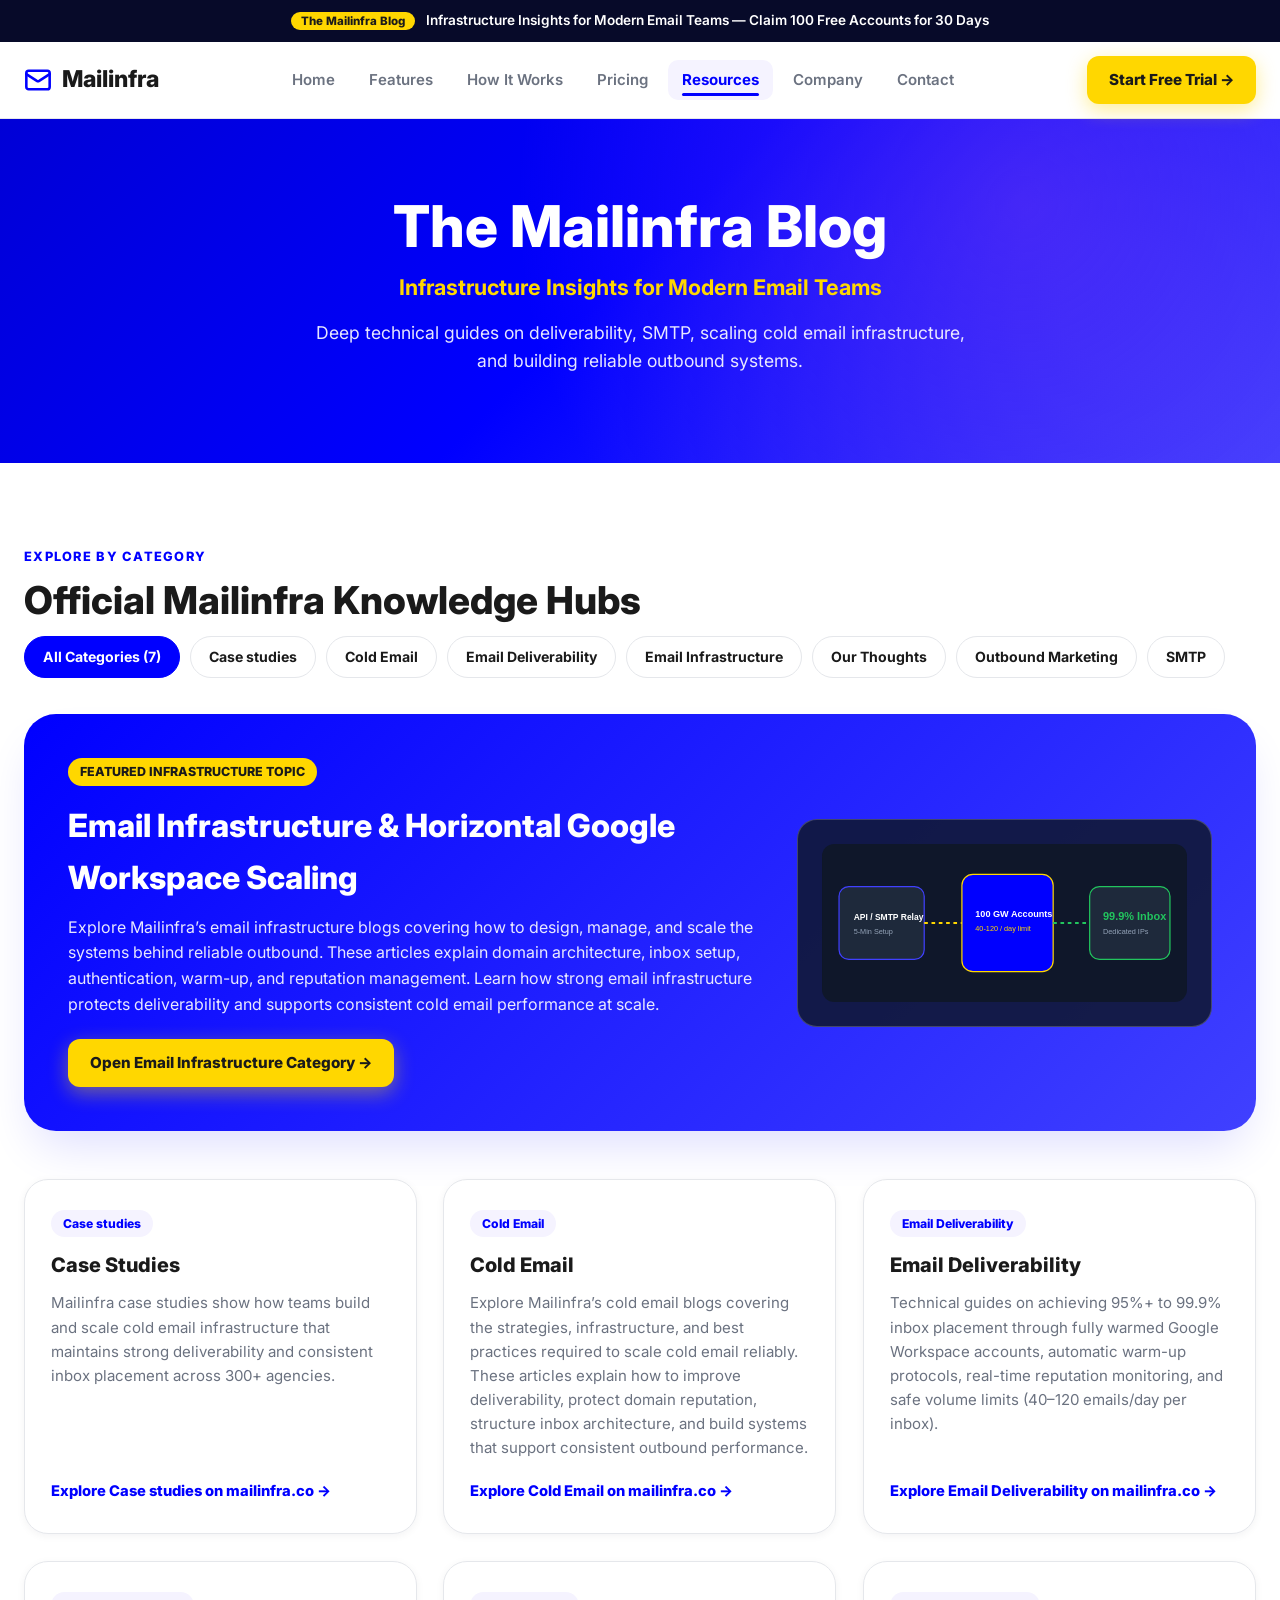
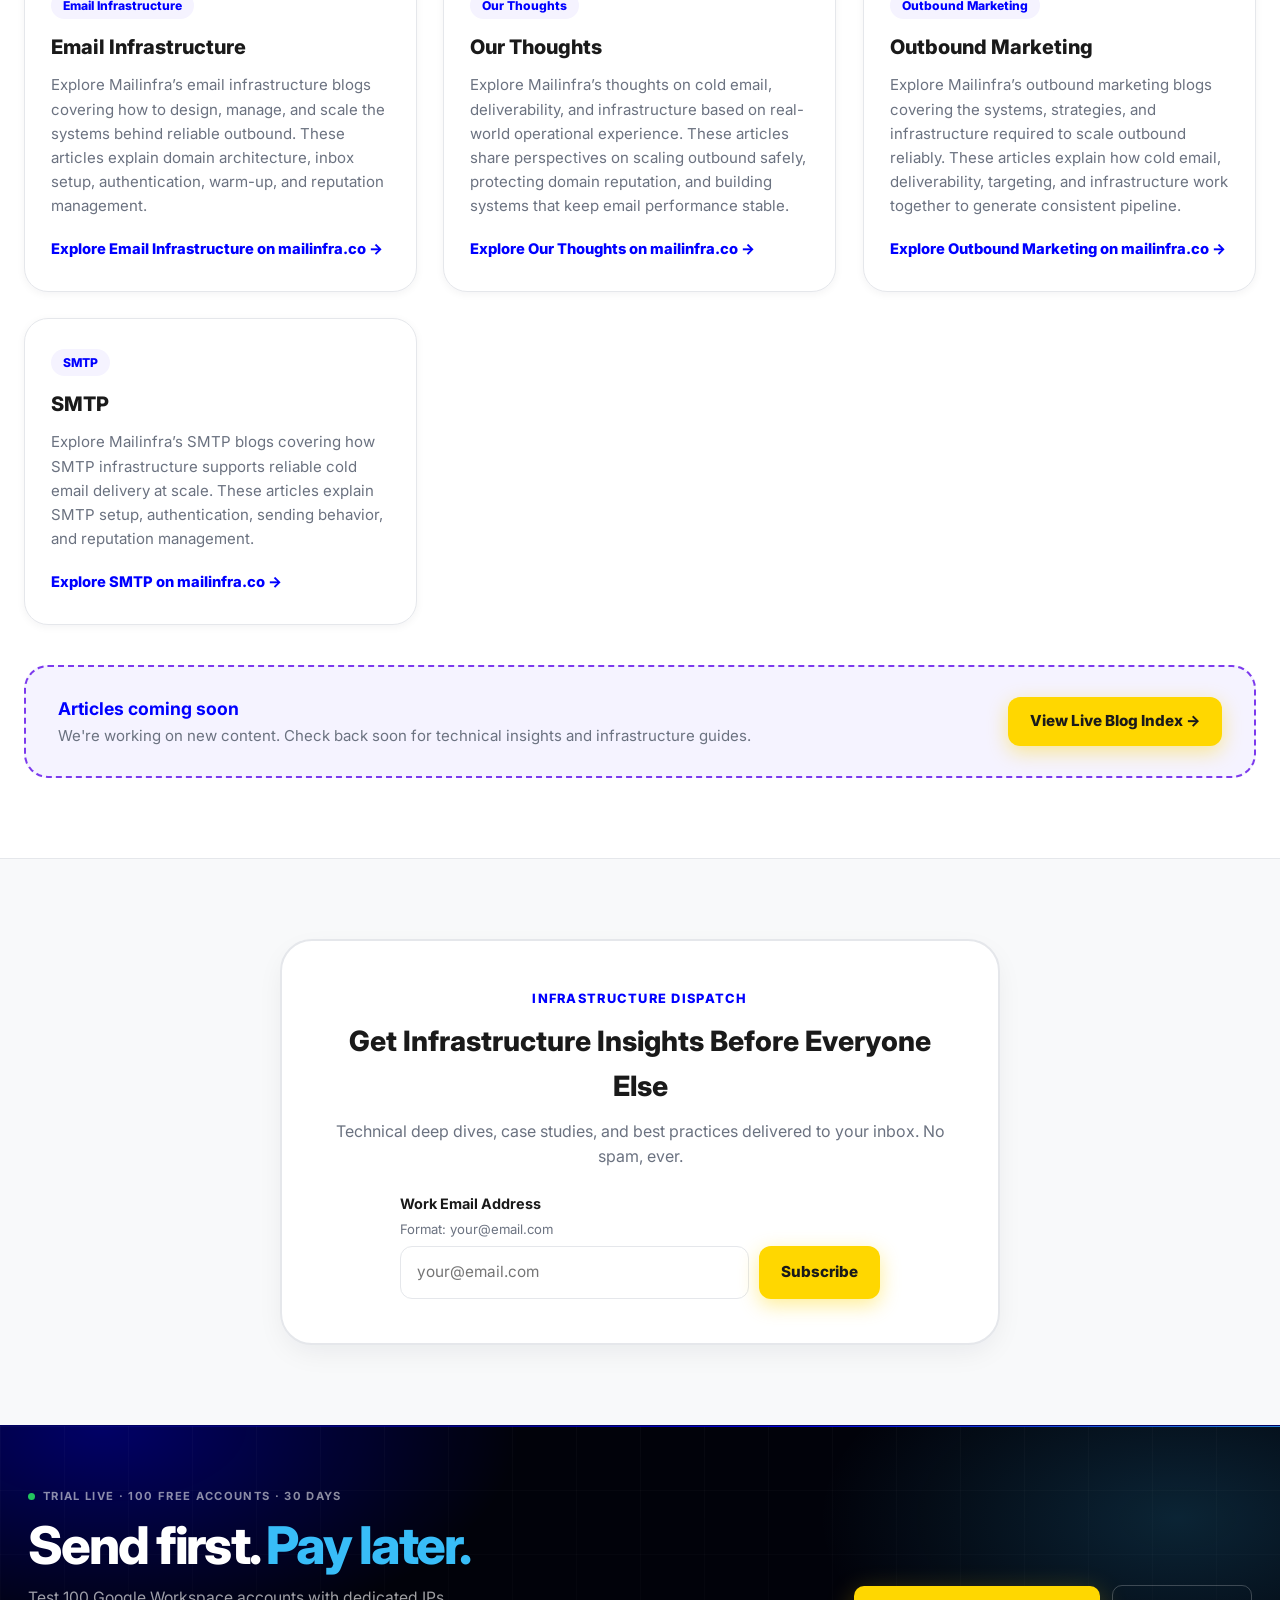
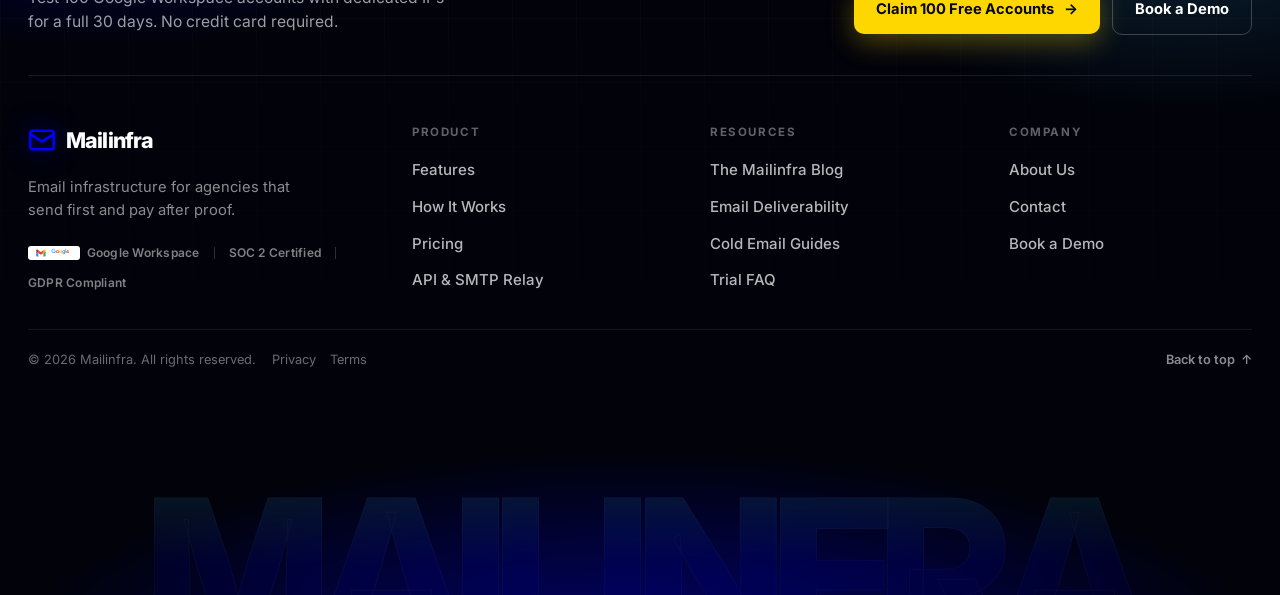
<file: resources.html>
<!DOCTYPE html>
<html lang="en">
<head>
  <meta charset="UTF-8">
  <meta name="viewport" content="width=device-width, initial-scale=1.0">
  <title>Mailinfra Blog | Infrastructure Insights for Modern Email Teams</title>
  <meta name="description" content="Deep technical guides on deliverability, SMTP, scaling cold email infrastructure, and building reliable outbound systems.">
  <meta name="theme-color" content="#0000FF">
  <link rel="icon" href="assets/logo/favicon.svg" type="image/svg+xml">
  <link rel="alternate icon" href="assets/logo/favicon.ico">
  <link rel="preconnect" href="https://fonts.googleapis.com">
  <link rel="preconnect" href="https://fonts.gstatic.com" crossorigin>
  <link href="https://fonts.googleapis.com/css2?family=Inter:wght@400;500;600;700;800&display=swap" rel="stylesheet">
  <style>
    @font-face {
      font-family: 'InterLocal';
      src: url('assets/fonts/inter-var.woff2') format('woff2');
      font-weight: 100 900;
      font-display: swap;
    }
    :root {
      --brand-primary: #0000FF;
      --brand-primary-secondary: #4040FF;
      --brand-primary-deep: #070A29;
      --brand-accent: #FFD700;
      --brand-accent-hover: #FFC700;
      --brand-purple: #7C3AED;
      --bg-main: #FFFFFF;
      --bg-secondary: #F5F3FF;
      --bg-neutral: #F8F9FA;
      --bg-footer: #0F172A;
      --text-primary: #1A1A1A;
      --text-secondary: #6B7280;
      --border-subtle: #E5E7EB;
      --status-green-dark: #16A34A;
      --grad-primary: linear-gradient(135deg, #0000FF 0%, #4040FF 100%);
      --grad-hero-mesh: radial-gradient(circle at 80% 25%, rgba(124, 58, 237, 0.44) 0%, transparent 48%),
                        linear-gradient(135deg, #0000D6 0%, #0000FF 48%, #4040FF 100%);
      --shadow-sm: 0 2px 8px rgba(15, 23, 42, 0.05);
      --shadow-md: 0 10px 30px -6px rgba(15, 23, 42, 0.08);
      --shadow-xl: 0 24px 48px -12px rgba(0, 0, 255, 0.14);
      --shadow-gold: 0 6px 20px rgba(255, 215, 0, 0.42);
      --radius-md: 12px;
      --radius-lg: 16px;
      --radius-xl: 24px;
      --radius-2xl: 32px;
      --container-max: 1280px;
    }
    @media (prefers-reduced-motion: no-preference) {
      @view-transition { navigation: auto; }
    }
    *, *::before, *::after { box-sizing: border-box; margin: 0; padding: 0; }
    html {
      scroll-behavior: smooth;
      font-family: 'Inter', 'InterLocal', -apple-system, BlinkMacSystemFont, sans-serif;
      color: var(--text-primary);
      background: var(--bg-main);
    }
    body { overflow-x: hidden; line-height: 1.6; }
    a { color: inherit; text-decoration: none; }
    img, svg { max-width: 100%; display: block; }
    button { font: inherit; cursor: pointer; border: none; background: none; }
    :focus-visible { outline: 3px solid var(--brand-accent); outline-offset: 3px; }
    .container { width: 100%; max-width: var(--container-max); margin-inline: auto; padding-inline: 24px; }

    .visually-hidden:where(:not(:focus-within, :active)) {
      position: absolute !important;
      clip-path: inset(50%) !important;
      overflow: hidden !important;
      width: 1px !important;
      height: 1px !important;
      margin: -1px !important;
      padding: 0 !important;
      border: 0 !important;
      white-space: nowrap !important;
    }

    .announcement-bar {
      background: var(--brand-primary-deep);
      color: #FFF;
      font-size: 0.85rem;
      font-weight: 600;
      padding: 10px 16px;
      text-align: center;
    }
    .announcement-pill {
      background: var(--brand-accent);
      color: var(--text-primary);
      font-weight: 800;
      font-size: 0.72rem;
      padding: 2px 10px;
      border-radius: 999px;
      margin-right: 8px;
    }
    .site-header {
      position: sticky;
      top: 0;
      z-index: 1000;
      background: rgba(255, 255, 255, 0.9);
      backdrop-filter: blur(18px);
      border-bottom: 1px solid var(--border-subtle);
    }
    .header-inner {
      max-width: var(--container-max);
      margin: 0 auto;
      padding: 14px 24px;
      display: flex;
      align-items: center;
      justify-content: space-between;
      gap: 20px;
    }
    .site-logo { display: inline-flex; align-items: center; gap: 10px; font-size: 1.45rem; font-weight: 800; }
    .site-logo svg { color: var(--brand-primary); }
    .site-menu { list-style: none; display: flex; align-items: center; gap: 6px; }
    .site-menu a {
      display: inline-flex;
      padding: 8px 14px;
      border-radius: 10px;
      font-size: 0.94rem;
      font-weight: 600;
      color: var(--text-secondary);
      position: relative;
    }
    .site-menu a:hover, .site-menu a[aria-current="page"] {
      color: var(--brand-primary);
      background: var(--bg-secondary);
      font-weight: 700;
    }
    .site-menu a[aria-current="page"]::after {
      content: "";
      position: absolute;
      bottom: 4px;
      left: 14px;
      right: 14px;
      height: 2.5px;
      background: var(--brand-primary);
      border-radius: 2px;
    }
    .menu-toggle {
      display: none;
      padding: 9px 14px;
      border-radius: 10px;
      border: 1px solid var(--border-subtle);
      font-weight: 700;
    }
    .btn {
      display: inline-flex;
      align-items: center;
      justify-content: center;
      gap: 10px;
      min-height: 46px;
      padding: 12px 22px;
      border-radius: var(--radius-md);
      font-weight: 800;
      font-size: 0.95rem;
      transition: transform 0.22s, box-shadow 0.22s;
    }
    .btn-gold { background: var(--brand-accent); color: var(--text-primary); box-shadow: var(--shadow-gold); }
    .btn-gold:hover { background: var(--brand-accent-hover); transform: translateY(-2px); }

    .blog-hero {
      background: var(--grad-hero-mesh);
      color: #FFF;
      padding: 76px 0 88px;
      text-align: center;
    }
    .hero-title {
      font-size: clamp(2.3rem, 4.5vw, 4rem);
      font-weight: 800;
      line-height: 1.1;
      margin-bottom: 12px;
    }
    .hero-subtitle {
      font-size: 1.35rem;
      font-weight: 700;
      color: var(--brand-accent);
      margin-bottom: 14px;
    }
    .hero-body {
      font-size: 1.1rem;
      color: rgba(255, 255, 255, 0.9);
      max-width: 680px;
      margin: 0 auto;
    }

    .section-pad { padding: 80px 0; }
    .eyebrow {
      display: inline-block;
      font-size: 0.8rem;
      font-weight: 800;
      letter-spacing: 0.1em;
      color: var(--brand-primary);
      text-transform: uppercase;
      margin-bottom: 10px;
    }
    .sec-h2 {
      font-size: clamp(1.8rem, 3vw, 2.6rem);
      font-weight: 800;
      line-height: 1.15;
      margin-bottom: 14px;
    }

    /* Category Filter Pills (All 7 Verified Categories from mailinfra.co/blog) */
    .category-pills {
      display: flex;
      flex-wrap: wrap;
      gap: 10px;
      margin-bottom: 36px;
    }
    .cat-pill {
      padding: 9px 18px;
      border-radius: 999px;
      border: 1.5px solid var(--border-subtle);
      background: var(--bg-main);
      font-weight: 700;
      font-size: 0.88rem;
      color: var(--text-primary);
      transition: all 0.2s;
    }
    .cat-pill.active, .cat-pill:hover {
      background: var(--brand-primary);
      color: #FFF;
      border-color: var(--brand-primary);
    }

    /* Featured Hub Card */
    .featured-hub {
      background: linear-gradient(135deg, #0000FF 0%, #4040FF 100%);
      color: #FFF;
      border-radius: var(--radius-2xl);
      padding: 44px;
      display: grid;
      grid-template-columns: 1.25fr 0.75fr;
      gap: 36px;
      align-items: center;
      margin-bottom: 48px;
      box-shadow: var(--shadow-xl);
    }

    /* Category Resource Cards Grid */
    .resources-grid {
      display: grid;
      grid-template-columns: repeat(3, 1fr);
      gap: 26px;
    }
    .resource-card {
      background: var(--bg-main);
      border: 1.5px solid var(--border-subtle);
      border-radius: var(--radius-xl);
      padding: 30px 26px;
      display: flex;
      flex-direction: column;
      justify-content: space-between;
      gap: 20px;
      box-shadow: var(--shadow-sm);
      transition: transform 0.25s, box-shadow 0.25s, border-color 0.25s;
    }
    .resource-card:hover {
      transform: translateY(-6px);
      box-shadow: var(--shadow-xl);
      border-color: var(--brand-primary);
    }
    .resource-cat-tag {
      display: inline-block;
      background: var(--bg-secondary);
      color: var(--brand-primary);
      font-weight: 800;
      font-size: 0.76rem;
      padding: 4px 12px;
      border-radius: 999px;
      margin-bottom: 12px;
    }

    /* Live CMS Feed Status Banner */
    .cms-status-card {
      margin-top: 40px;
      background: var(--bg-secondary);
      border: 2px dashed var(--brand-purple);
      border-radius: var(--radius-xl);
      padding: 28px 32px;
      display: flex;
      align-items: center;
      justify-content: space-between;
      flex-wrap: wrap;
      gap: 20px;
    }

    /* Newsletter Subscription Section with modern-web-guidance :user-invalid */
    .newsletter-band {
      background: var(--bg-neutral);
      border-top: 1px solid var(--border-subtle);
    }
    .newsletter-card {
      max-width: 720px;
      margin: 0 auto;
      background: var(--bg-main);
      border: 2px solid var(--border-subtle);
      border-radius: var(--radius-2xl);
      padding: 44px;
      text-align: center;
      box-shadow: var(--shadow-md);
    }
    .field-wrap {
      text-align: left;
      max-width: 480px;
      margin: 22px auto 0;
    }
    .hint {
      display: block;
      color: var(--text-secondary);
      font-size: 0.82rem;
      margin-bottom: 6px;
    }
    .newsletter-input-row {
      display: flex;
      gap: 10px;
    }
    .newsletter-input {
      flex: 1;
      padding: 13px 16px;
      border-radius: 12px;
      border: 1.5px solid var(--border-subtle);
      font: inherit;
      font-size: 0.96rem;
    }
    :is(.newsletter-input:user-invalid, .newsletter-input.user-invalid-fallback) {
      border-color: #D93025;
      background-color: #FCE8E6;
    }
    :is(.newsletter-input:user-valid, .newsletter-input.user-valid-fallback) {
      border-color: #188038;
    }
    .error-msg {
      display: none;
      color: #D93025;
      font-size: 0.85rem;
      font-weight: 600;
      margin-top: 8px;
    }
    .field-wrap:has(:is(:user-invalid, .user-invalid-fallback)) .error-msg {
      display: block;
    }

    .site-footer { background: var(--bg-footer); color: #FFF; padding: 68px 0 36px; }
    .footer-grid { display: grid; grid-template-columns: 1.5fr repeat(3, 1fr); gap: 40px; padding-bottom: 44px; border-bottom: 1px solid rgba(255, 255, 255, 0.1); }
    .footer-col h4 { font-size: 0.88rem; font-weight: 800; color: var(--brand-accent); text-transform: uppercase; margin-bottom: 16px; }
    .footer-col ul { list-style: none; display: grid; gap: 10px; }
    .footer-col a { color: rgba(255, 255, 255, 0.76); font-size: 0.93rem; }
    .footer-bottom { padding-top: 28px; display: flex; justify-content: space-between; flex-wrap: wrap; gap: 16px; font-size: 0.86rem; color: rgba(255, 255, 255, 0.68); }

    @media (max-width: 1024px) {
      .featured-hub, .resources-grid { grid-template-columns: 1fr; }
      .footer-grid { grid-template-columns: 1fr 1fr; }
    }
    @media (max-width: 768px) {
      .menu-toggle { display: inline-flex; }
      .site-menu {
        position: fixed;
        top: 108px;
        left: 16px;
        right: 16px;
        background: var(--bg-main);
        border: 1.5px solid var(--border-subtle);
        border-radius: var(--radius-lg);
        padding: 16px;
        flex-direction: column;
        display: none;
      }
      .site-menu.is-open { display: flex; }
      .newsletter-input-row, .footer-grid { grid-template-columns: 1fr; flex-direction: column; }
    }
  
    /* ===== CINEMATIC FOOTER (shared across all pages) ===== */
    /* 13. FOOTER — infrastructure status-bar close */
    /* 13. FOOTER — infrastructure status-bar close */
    .cf-footer {
      position: relative;
      background: #01020A;
      color: #FFFFFF;
      overflow: hidden;
      isolation: isolate;
      border-top: 1px solid rgba(0, 0, 255, 0.35);
      font-family: 'Inter', 'InterLocal', -apple-system, BlinkMacSystemFont, 'Segoe UI', sans-serif;
    }
    .cf-footer *, .cf-footer *::before, .cf-footer *::after { box-sizing: border-box; }
    .cf-aurora {
      position: absolute;
      inset: 0;
      z-index: -3;
      background:
        radial-gradient(ellipse 48% 42% at 8% 0%, rgba(0, 0, 255, 0.38) 0%, transparent 68%),
        radial-gradient(ellipse 40% 36% at 92% 12%, rgba(56, 189, 248, 0.18) 0%, transparent 70%),
        radial-gradient(ellipse 70% 40% at 50% 110%, rgba(0, 0, 255, 0.45) 0%, transparent 72%);
    }
    @media (prefers-reduced-motion: no-preference) {
      .cf-aurora { animation: cf-aurora-shift 16s ease-in-out infinite alternate; }
    }
    @keyframes cf-aurora-shift {
      from { transform: translate3d(-1%, 0, 0) scale(1); }
      to { transform: translate3d(1%, -0.8%, 0) scale(1.04); }
    }
    .cf-grid-bg {
      position: absolute;
      inset: 0;
      z-index: -2;
      background-image:
        linear-gradient(rgba(255, 255, 255, 0.035) 1px, transparent 1px),
        linear-gradient(90deg, rgba(255, 255, 255, 0.035) 1px, transparent 1px);
      background-size: 64px 64px;
      mask-image: linear-gradient(180deg, #000 0%, transparent 72%);
      -webkit-mask-image: linear-gradient(180deg, #000 0%, transparent 72%);
      opacity: 0.7;
    }
    .cf-beam {
      position: absolute;
      top: 0;
      left: 0;
      right: 0;
      height: 1px;
      z-index: -1;
      background: linear-gradient(90deg, transparent 0%, #0000FF 28%, #38BDF8 50%, #FFD700 72%, transparent 100%);
      opacity: 0.85;
    }
    @media (prefers-reduced-motion: no-preference) {
      .cf-beam { background-size: 220% 100%; animation: cf-beam-run 8s linear infinite; }
    }
    @keyframes cf-beam-run {
      from { background-position: 0% 0; }
      to { background-position: 220% 0; }
    }
    .cf-inner {
      position: relative;
      max-width: 1280px;
      margin: 0 auto;
      padding: 56px 28px 20px;
    }

    /* Flush CTA strip — no glass card */
    .cf-cta {
      display: grid;
      grid-template-columns: minmax(0, 1.35fr) auto;
      gap: 28px 48px;
      align-items: end;
      padding: 0 0 40px;
      margin-bottom: 48px;
      border-bottom: 1px solid rgba(255, 255, 255, 0.1);
      background: none;
      box-shadow: none;
      backdrop-filter: none;
      border-radius: 0;
    }
    .cf-eyebrow {
      display: inline-flex;
      align-items: center;
      gap: 8px;
      font-size: 0.7rem;
      font-weight: 700;
      letter-spacing: 0.12em;
      text-transform: uppercase;
      color: rgba(255, 255, 255, 0.55);
      padding: 0;
      border: none;
      background: none;
      border-radius: 0;
      margin-bottom: 14px;
    }
    .cf-dot {
      width: 7px;
      height: 7px;
      border-radius: 50%;
      background: #22C55E;
      box-shadow: 0 0 0 0 rgba(34, 197, 94, 0.55);
    }
    @media (prefers-reduced-motion: no-preference) {
      .cf-dot { animation: cf-dot-pulse 2.2s ease-out infinite; }
    }
    @keyframes cf-dot-pulse {
      0% { box-shadow: 0 0 0 0 rgba(34, 197, 94, 0.55); }
      70% { box-shadow: 0 0 0 8px rgba(34, 197, 94, 0); }
      100% { box-shadow: 0 0 0 0 rgba(34, 197, 94, 0); }
    }
    .cf-cta h2 {
      font-size: clamp(2rem, 4.2vw, 3.25rem);
      font-weight: 800;
      line-height: 1.05;
      letter-spacing: -0.04em;
      margin: 0 0 12px;
      color: #FFFFFF;
      text-wrap: balance;
    }
    .cf-grad-text {
      color: #38BDF8;
      background: none;
      -webkit-background-clip: unset;
      background-clip: unset;
    }
    .cf-cta p {
      margin: 0;
      color: rgba(255, 255, 255, 0.62);
      font-size: 0.98rem;
      line-height: 1.55;
      max-width: 440px;
      text-wrap: pretty;
    }
    .cf-cta-actions {
      display: flex;
      flex-wrap: wrap;
      gap: 12px;
      align-items: center;
      justify-content: flex-end;
    }
    .cf-btn {
      display: inline-flex;
      align-items: center;
      justify-content: center;
      gap: 10px;
      min-height: 48px;
      padding: 12px 22px;
      border-radius: 10px;
      font-weight: 700;
      font-size: 0.92rem;
      text-decoration: none;
      transition: transform 0.2s ease, box-shadow 0.2s, background-color 0.2s, border-color 0.2s, color 0.2s;
    }
    .cf-btn-primary {
      background: #FFD700;
      color: #050814;
      box-shadow: 0 8px 28px rgba(255, 215, 0, 0.32);
    }
    .cf-btn-primary:hover {
      transform: translateY(-2px);
      background: #FFE34D;
      box-shadow: 0 12px 32px rgba(255, 215, 0, 0.45);
    }
    .cf-btn-ghost {
      color: #FFFFFF;
      border: 1px solid rgba(255, 255, 255, 0.22);
      background: transparent;
    }
    .cf-btn-ghost:hover {
      transform: translateY(-2px);
      border-color: rgba(56, 189, 248, 0.7);
      color: #38BDF8;
      background: rgba(56, 189, 248, 0.06);
    }

    /* Brand + nav — wider, denser */
    .cf-cols {
      display: grid;
      grid-template-columns: minmax(220px, 1.35fr) repeat(3, minmax(0, 1fr));
      gap: 40px 56px;
      padding-bottom: 36px;
      border-bottom: 1px solid rgba(255, 255, 255, 0.08);
      align-items: start;
    }
    .cf-logo {
      display: inline-flex;
      align-items: center;
      gap: 10px;
      font-size: 1.35rem;
      font-weight: 800;
      letter-spacing: -0.04em;
      color: #FFFFFF;
      text-decoration: none;
    }
    .cf-logo svg {
      color: #0000FF;
      filter: drop-shadow(0 0 12px rgba(0, 0, 255, 0.55));
    }
    .cf-brand p {
      margin: 14px 0 22px;
      color: rgba(255, 255, 255, 0.55);
      font-size: 0.92rem;
      line-height: 1.55;
      max-width: 280px;
    }
    .cf-trust {
      display: flex;
      flex-wrap: wrap;
      align-items: center;
      gap: 10px 14px;
      font-size: 0.75rem;
      font-weight: 600;
      color: rgba(255, 255, 255, 0.5);
      letter-spacing: 0.02em;
    }
    .cf-trust-item {
      display: inline-flex;
      align-items: center;
      gap: 7px;
    }
    .cf-trust-item img {
      height: 14px;
      width: auto;
      display: block;
      background: #fff;
      padding: 2px 5px;
      border-radius: 3px;
    }
    .cf-trust-sep {
      width: 1px;
      height: 12px;
      background: rgba(255, 255, 255, 0.18);
    }
    .cf-col h4 {
      margin: 0 0 16px;
      font-size: 0.72rem;
      font-weight: 700;
      letter-spacing: 0.14em;
      text-transform: uppercase;
      color: rgba(255, 255, 255, 0.38);
    }
    .cf-col ul {
      list-style: none;
      margin: 0;
      padding: 0;
      display: grid;
      gap: 11px;
    }
    .cf-col a {
      display: inline-block;
      color: rgba(255, 255, 255, 0.72);
      font-size: 0.94rem;
      font-weight: 500;
      text-decoration: none;
      transition: color 0.18s ease;
    }
    .cf-col a:hover { color: #38BDF8; }

    .cf-bottom {
      display: flex;
      align-items: center;
      justify-content: space-between;
      flex-wrap: wrap;
      gap: 12px 20px;
      padding-top: 20px;
      font-size: 0.8rem;
      color: rgba(255, 255, 255, 0.42);
    }
    .cf-bottom-meta {
      display: flex;
      flex-wrap: wrap;
      align-items: center;
      gap: 8px 16px;
    }
    .cf-legal {
      display: inline-flex;
      flex-wrap: wrap;
      gap: 14px;
    }
    .cf-legal a {
      color: rgba(255, 255, 255, 0.42);
      text-decoration: none;
      transition: color 0.18s;
    }
    .cf-legal a:hover { color: #FFFFFF; }
    .cf-top-btn {
      display: inline-flex;
      align-items: center;
      gap: 6px;
      padding: 0;
      border: none;
      border-radius: 0;
      background: transparent;
      color: rgba(255, 255, 255, 0.55);
      font: inherit;
      font-size: 0.8rem;
      font-weight: 600;
      cursor: pointer;
      transition: color 0.18s ease;
    }
    .cf-top-btn:hover { color: #FFD700; }

    /* Giant scroll-linked wordmark */
    .cf-wordmark {
      position: relative;
      text-align: center;
      font-weight: 800;
      font-size: clamp(3.5rem, 16vw, 15rem);
      line-height: 0.82;
      letter-spacing: -0.07em;
      margin-top: 28px;
      padding-bottom: 0.04em;
      white-space: nowrap;
      user-select: none;
      pointer-events: none;
      background: linear-gradient(180deg, rgba(56, 189, 248, 0.5) 0%, rgba(0, 0, 255, 0.38) 42%, rgba(1, 2, 10, 0) 90%);
      -webkit-background-clip: text;
      background-clip: text;
      color: transparent;
      -webkit-text-stroke: 1px rgba(255, 255, 255, 0.12);
      opacity: var(--cf-op, 0.35);
      transform: translate3d(0, var(--cf-ty, 40px), 0);
      will-change: transform, opacity;
    }

    @media (max-width: 1024px) {
      .cf-cta {
        grid-template-columns: 1fr;
        align-items: start;
      }
      .cf-cta-actions { justify-content: flex-start; }
      .cf-cols {
        grid-template-columns: repeat(3, minmax(0, 1fr));
        gap: 36px 28px;
      }
      .cf-brand { grid-column: 1 / -1; max-width: 520px; }
    }
    @media (max-width: 640px) {
      .cf-inner { padding: 44px 20px 16px; }
      .cf-cta { padding-bottom: 28px; margin-bottom: 36px; }
      .cf-cols { grid-template-columns: 1fr 1fr; gap: 28px 20px; }
      .cf-brand { max-width: none; }
      .cf-bottom { flex-direction: column; align-items: flex-start; }
      .cf-wordmark { margin-top: 20px; }
    }
</style>
  <link rel="stylesheet" href="assets/css/scroll-motion.css">
</head>
<body>
  <div class="announcement-bar">
    <span class="announcement-pill">The Mailinfra Blog</span>
    <span>Infrastructure Insights for Modern Email Teams — Claim 100 Free Accounts for 30 Days</span>
  </div>

  <header class="site-header">
    <div class="header-inner">
      <a href="index.html" class="site-logo">
        <svg xmlns="http://www.w3.org/2000/svg" width="28" height="28" viewBox="0 0 24 24" fill="none" stroke="currentColor" stroke-width="2.2" stroke-linecap="round" stroke-linejoin="round" aria-hidden="true">
          <path d="m22 7-8.991 5.727a2 2 0 0 1-2.009 0L2 7"></path>
          <rect x="2" y="4" width="20" height="16" rx="2"></rect>
        </svg>
        <span>Mailinfra</span>
      </a>
      <nav class="site-nav" aria-label="Primary">
        <button type="button" class="menu-toggle" id="menu-toggle" aria-expanded="false" aria-controls="primary-menu">Menu</button>
        <ul class="site-menu" id="primary-menu">
          <li><a href="index.html">Home</a></li>
          <li><a href="features.html">Features</a></li>
          <li><a href="how-it-works.html">How It Works</a></li>
          <li><a href="pricing.html">Pricing</a></li>
          <li><a href="resources.html" aria-current="page">Resources</a></li>
          <li><a href="about.html">Company</a></li>
          <li><a href="contact.html">Contact</a></li>
        </ul>
      </nav>
      <a href="https://calendly.com/10x-cold-email-infrastructure/15min" class="btn btn-gold" target="_blank" rel="noopener">Start Free Trial →</a>
    </div>
  </header>

  <main>
    <!-- 1. RESOURCES HERO (VERBATIM FROM mailinfra.co/blog) -->
    <section class="blog-hero">
      <div class="container">
        <h1 class="hero-title">The Mailinfra Blog</h1>
        <p class="hero-subtitle">Infrastructure Insights for Modern Email Teams</p>
        <p class="hero-body">
          Deep technical guides on deliverability, SMTP, scaling cold email infrastructure, and building reliable outbound systems.
        </p>
      </div>
    </section>

    <!-- 2. FEATURED RESOURCE & 7 VERIFIED BLOG CATEGORIES -->
    <section class="section-pad" id="categories">
      <div class="container">
        <span class="eyebrow">EXPLORE BY CATEGORY</span>
        <h2 class="sec-h2">Official Mailinfra Knowledge Hubs</h2>

        <div class="category-pills" role="tablist" aria-label="Filter Blog Categories">
          <button type="button" class="cat-pill active" data-filter="all">All Categories (7)</button>
          <button type="button" class="cat-pill" data-filter="case-studies">Case studies</button>
          <button type="button" class="cat-pill" data-filter="cold-email">Cold Email</button>
          <button type="button" class="cat-pill" data-filter="email-deliverability">Email Deliverability</button>
          <button type="button" class="cat-pill" data-filter="email-infrastructure">Email Infrastructure</button>
          <button type="button" class="cat-pill" data-filter="our-thoughts">Our Thoughts</button>
          <button type="button" class="cat-pill" data-filter="outbound-marketing">Outbound Marketing</button>
          <button type="button" class="cat-pill" data-filter="smtp">SMTP</button>
        </div>

        <!-- Featured Technical Deep Dive Hub -->
        <div class="featured-hub">
          <div>
            <span style="background:var(--brand-accent);color:var(--text-primary);font-weight:800;font-size:0.78rem;padding:4px 12px;border-radius:999px;display:inline-block;margin-bottom:14px;">
              FEATURED INFRASTRUCTURE TOPIC
            </span>
            <h3 style="font-size:clamp(1.5rem,2.5vw,2.1rem);font-weight:800;margin-bottom:12px;">
              Email Infrastructure &amp; Horizontal Google Workspace Scaling
            </h3>
            <p style="color:rgba(255,255,255,0.9);margin-bottom:22px;">
              Explore Mailinfra’s email infrastructure blogs covering how to design, manage, and scale the systems behind reliable outbound. These articles explain domain architecture, inbox setup, authentication, warm-up, and reputation management. Learn how strong email infrastructure protects deliverability and supports consistent cold email performance at scale.
            </p>
            <a href="https://mailinfra.co/blog/category/email-infrastructure" class="btn btn-gold" target="_blank" rel="noopener">
              Open Email Infrastructure Category →
            </a>
          </div>
          <div style="background:rgba(15,23,42,0.85);padding:24px;border-radius:20px;border:1px solid rgba(255,255,255,0.2);">
            <img src="assets/illustrations/infrastructure-pipeline.svg" alt="Mailinfra Horizontal Infrastructure Pipeline">
          </div>
        </div>

        <!-- All 7 Verified Categories with Verbatim CMS Descriptions & Actual Category URLs -->
        <div class="resources-grid" id="resources-grid">
          <article class="resource-card" data-category="case-studies">
            <div>
              <span class="resource-cat-tag">Case studies</span>
              <h3 style="font-size:1.25rem;font-weight:800;margin-bottom:10px;">Case Studies</h3>
              <p style="color:var(--text-secondary);font-size:0.94rem;">
                Mailinfra case studies show how teams build and scale cold email infrastructure that maintains strong deliverability and consistent inbox placement across 300+ agencies.
              </p>
            </div>
            <a href="https://mailinfra.co/blog/category/case-studies" style="color:var(--brand-primary);font-weight:800;font-size:0.92rem;" target="_blank" rel="noopener">
              Explore Case studies on mailinfra.co →
            </a>
          </article>

          <article class="resource-card" data-category="cold-email">
            <div>
              <span class="resource-cat-tag">Cold Email</span>
              <h3 style="font-size:1.25rem;font-weight:800;margin-bottom:10px;">Cold Email</h3>
              <p style="color:var(--text-secondary);font-size:0.94rem;">
                Explore Mailinfra’s cold email blogs covering the strategies, infrastructure, and best practices required to scale cold email reliably. These articles explain how to improve deliverability, protect domain reputation, structure inbox architecture, and build systems that support consistent outbound performance.
              </p>
            </div>
            <a href="https://mailinfra.co/blog/category/cold-email" style="color:var(--brand-primary);font-weight:800;font-size:0.92rem;" target="_blank" rel="noopener">
              Explore Cold Email on mailinfra.co →
            </a>
          </article>

          <article class="resource-card" data-category="email-deliverability">
            <div>
              <span class="resource-cat-tag">Email Deliverability</span>
              <h3 style="font-size:1.25rem;font-weight:800;margin-bottom:10px;">Email Deliverability</h3>
              <p style="color:var(--text-secondary);font-size:0.94rem;">
                Technical guides on achieving 95%+ to 99.9% inbox placement through fully warmed Google Workspace accounts, automatic warm-up protocols, real-time reputation monitoring, and safe volume limits (40–120 emails/day per inbox).
              </p>
            </div>
            <a href="https://mailinfra.co/blog/category/email-deliverability" style="color:var(--brand-primary);font-weight:800;font-size:0.92rem;" target="_blank" rel="noopener">
              Explore Email Deliverability on mailinfra.co →
            </a>
          </article>

          <article class="resource-card" data-category="email-infrastructure">
            <div>
              <span class="resource-cat-tag">Email Infrastructure</span>
              <h3 style="font-size:1.25rem;font-weight:800;margin-bottom:10px;">Email Infrastructure</h3>
              <p style="color:var(--text-secondary);font-size:0.94rem;">
                Explore Mailinfra’s email infrastructure blogs covering how to design, manage, and scale the systems behind reliable outbound. These articles explain domain architecture, inbox setup, authentication, warm-up, and reputation management.
              </p>
            </div>
            <a href="https://mailinfra.co/blog/category/email-infrastructure" style="color:var(--brand-primary);font-weight:800;font-size:0.92rem;" target="_blank" rel="noopener">
              Explore Email Infrastructure on mailinfra.co →
            </a>
          </article>

          <article class="resource-card" data-category="our-thoughts">
            <div>
              <span class="resource-cat-tag">Our Thoughts</span>
              <h3 style="font-size:1.25rem;font-weight:800;margin-bottom:10px;">Our Thoughts</h3>
              <p style="color:var(--text-secondary);font-size:0.94rem;">
                Explore Mailinfra’s thoughts on cold email, deliverability, and infrastructure based on real-world operational experience. These articles share perspectives on scaling outbound safely, protecting domain reputation, and building systems that keep email performance stable.
              </p>
            </div>
            <a href="https://mailinfra.co/blog/category/our-thoughts" style="color:var(--brand-primary);font-weight:800;font-size:0.92rem;" target="_blank" rel="noopener">
              Explore Our Thoughts on mailinfra.co →
            </a>
          </article>

          <article class="resource-card" data-category="outbound-marketing">
            <div>
              <span class="resource-cat-tag">Outbound Marketing</span>
              <h3 style="font-size:1.25rem;font-weight:800;margin-bottom:10px;">Outbound Marketing</h3>
              <p style="color:var(--text-secondary);font-size:0.94rem;">
                Explore Mailinfra’s outbound marketing blogs covering the systems, strategies, and infrastructure required to scale outbound reliably. These articles explain how cold email, deliverability, targeting, and infrastructure work together to generate consistent pipeline.
              </p>
            </div>
            <a href="https://mailinfra.co/blog/category/outbound-marketing" style="color:var(--brand-primary);font-weight:800;font-size:0.92rem;" target="_blank" rel="noopener">
              Explore Outbound Marketing on mailinfra.co →
            </a>
          </article>

          <article class="resource-card" data-category="smtp">
            <div>
              <span class="resource-cat-tag">SMTP</span>
              <h3 style="font-size:1.25rem;font-weight:800;margin-bottom:10px;">SMTP</h3>
              <p style="color:var(--text-secondary);font-size:0.94rem;">
                Explore Mailinfra’s SMTP blogs covering how SMTP infrastructure supports reliable cold email delivery at scale. These articles explain SMTP setup, authentication, sending behavior, and reputation management.
              </p>
            </div>
            <a href="https://mailinfra.co/blog/category/smtp" style="color:var(--brand-primary);font-weight:800;font-size:0.92rem;" target="_blank" rel="noopener">
              Explore SMTP on mailinfra.co →
            </a>
          </article>
        </div>

        <!-- Verbatim CMS Status Banner -->
        <div class="cms-status-card">
          <div>
            <strong style="font-size:1.1rem;color:var(--brand-primary);display:block;">Articles coming soon</strong>
            <p style="color:var(--text-secondary);font-size:0.94rem;">
              We're working on new content. Check back soon for technical insights and infrastructure guides.
            </p>
          </div>
          <a href="https://mailinfra.co/blog" class="btn btn-gold" target="_blank" rel="noopener">View Live Blog Index →</a>
        </div>
      </div>
    </section>

    <!-- 3. NEWSLETTER SUBSCRIPTION (VERBATIM FROM mailinfra.co/blog) -->
    <section class="section-pad newsletter-band" aria-labelledby="newsletter-heading">
      <div class="container">
        <div class="newsletter-card">
          <span class="eyebrow">INFRASTRUCTURE DISPATCH</span>
          <h2 id="newsletter-heading" style="font-size:1.75rem;font-weight:800;margin-bottom:10px;">
            Get Infrastructure Insights Before Everyone Else
          </h2>
          <p style="color:var(--text-secondary);">
            Technical deep dives, case studies, and best practices delivered to your inbox. No spam, ever.
          </p>

          <form id="newsletter-form" novalidate>
            <div class="field-wrap">
              <label for="newsletter-email" style="font-weight:700;font-size:0.9rem;display:block;margin-bottom:4px;">Work Email Address</label>
              <span id="newsletter-email-hint" class="hint">Format: your@email.com</span>
              <div class="newsletter-input-row">
                <input
                  type="email"
                  id="newsletter-email"
                  name="email"
                  class="newsletter-input"
                  placeholder="your@email.com"
                  required
                  autocomplete="email"
                  aria-invalid="false"
                  aria-describedby="newsletter-email-hint"
                  data-error="newsletter-email-error"
                >
                <button type="submit" class="btn btn-gold">Subscribe</button>
              </div>
              <div id="newsletter-email-error" class="error-msg">
                <span role="img" aria-label="Error">❌</span> Enter an email address in the format your@email.com.
              </div>
            </div>
          </form>
        </div>
      </div>
    </section>
  </main>

  <!-- 13. FOOTER -->
  <!-- 13. FOOTER -->
  <footer class="cf-footer" id="site-footer">
    <div class="cf-aurora" aria-hidden="true"></div>
    <div class="cf-grid-bg" aria-hidden="true"></div>
    <div class="cf-beam" aria-hidden="true"></div>

    <div class="cf-inner">
      <div class="cf-cta">
        <div class="cf-cta-copy">
          <span class="cf-eyebrow"><span class="cf-dot" aria-hidden="true"></span> Trial live · 100 free accounts · 30 days</span>
          <h2>Send first. <span class="cf-grad-text">Pay later.</span></h2>
          <p>Test 100 Google Workspace accounts with dedicated IPs for a full 30 days. No credit card required.</p>
        </div>
        <div class="cf-cta-actions">
          <a href="https://calendly.com/10x-cold-email-infrastructure/15min" class="cf-btn cf-btn-primary" target="_blank" rel="noopener">
            Claim 100 Free Accounts <span aria-hidden="true">→</span>
          </a>
          <a href="contact.html" class="cf-btn cf-btn-ghost">Book a Demo</a>
        </div>
      </div>

      <div class="cf-cols">
        <div class="cf-brand">
          <a href="index.html" class="cf-logo" aria-label="Mailinfra Home">
            <svg xmlns="http://www.w3.org/2000/svg" width="28" height="28" viewBox="0 0 24 24" fill="none" stroke="currentColor" stroke-width="2.2" stroke-linecap="round" stroke-linejoin="round" aria-hidden="true"><path d="m22 7-8.991 5.727a2 2 0 0 1-2.009 0L2 7"></path><rect x="2" y="4" width="20" height="16" rx="2"></rect></svg>
            <span>Mailinfra</span>
          </a>
          <p>Email infrastructure for agencies that send first and pay after proof.</p>
          <div class="cf-trust" aria-label="Compliance and partners">
            <span class="cf-trust-item"><img src="assets/logo/google-workspace.svg" alt=""> Google Workspace</span>
            <span class="cf-trust-sep" aria-hidden="true"></span>
            <span class="cf-trust-item">SOC 2 Certified</span>
            <span class="cf-trust-sep" aria-hidden="true"></span>
            <span class="cf-trust-item">GDPR Compliant</span>
          </div>
        </div>

        <nav class="cf-col" aria-label="Product">
          <h4>Product</h4>
          <ul>
            <li><a href="features.html">Features</a></li>
            <li><a href="how-it-works.html">How It Works</a></li>
            <li><a href="pricing.html">Pricing</a></li>
            <li><a href="features.html#api-smtp">API &amp; SMTP Relay</a></li>
          </ul>
        </nav>

        <nav class="cf-col" aria-label="Resources">
          <h4>Resources</h4>
          <ul>
            <li><a href="resources.html">The Mailinfra Blog</a></li>
            <li><a href="resources.html#categories">Email Deliverability</a></li>
            <li><a href="resources.html#categories">Cold Email Guides</a></li>
            <li><a href="index.html#faq">Trial FAQ</a></li>
          </ul>
        </nav>

        <nav class="cf-col" aria-label="Company">
          <h4>Company</h4>
          <ul>
            <li><a href="about.html">About Us</a></li>
            <li><a href="contact.html">Contact</a></li>
            <li><a href="https://calendly.com/10x-cold-email-infrastructure/15min" target="_blank" rel="noopener">Book a Demo</a></li>
          </ul>
        </nav>
      </div>

      <div class="cf-bottom">
        <div class="cf-bottom-meta">
          <span>© 2026 Mailinfra. All rights reserved.</span>
          <nav class="cf-legal" aria-label="Legal">
            <a href="contact.html">Privacy</a>
            <a href="contact.html">Terms</a>
          </nav>
        </div>
        <button type="button" class="cf-top-btn" id="cf-back-top" aria-label="Back to top">Back to top <span aria-hidden="true">↑</span></button>
      </div>
    </div>

    <div class="cf-wordmark" id="cf-wordmark" aria-hidden="true">MAILINFRA</div>
  </footer>


  <script>
    (() => {
      const menuToggle = document.getElementById('menu-toggle');
      const primaryMenu = document.getElementById('primary-menu');
      if (menuToggle && primaryMenu) {
        menuToggle.addEventListener('click', () => {
          const isOpen = primaryMenu.classList.toggle('is-open');
          menuToggle.setAttribute('aria-expanded', String(isOpen));
        });
      }

      // Category Filter Pills
      const pills = document.querySelectorAll('.cat-pill');
      const cards = document.querySelectorAll('.resource-card');
      pills.forEach((pill) => {
        pill.addEventListener('click', () => {
          pills.forEach((p) => p.classList.remove('active'));
          pill.classList.add('active');
          const filter = pill.dataset.filter;
          cards.forEach((card) => {
            card.style.display = (filter === 'all' || card.dataset.category === filter) ? 'flex' : 'none';
          });
        });
      });

      // Accessible Validation Sync (validate-input-after-interaction)
      const linkError = (el, shown) => {
        const errorId = el.dataset.error;
        if (!errorId) return;
        const ids = (el.getAttribute('aria-describedby') || '').split(/\s+/).filter((id) => id && id !== errorId);
        if (shown) ids.push(errorId);
        if (ids.length) el.setAttribute('aria-describedby', ids.join(' '));
        else el.removeAttribute('aria-describedby');
      };

      const emailInput = document.getElementById('newsletter-email');
      const form = document.getElementById('newsletter-form');
      if (emailInput && form) {
        const sync = () => {
          const valid = emailInput.validity.valid;
          emailInput.classList.toggle('user-invalid-fallback', !valid);
          emailInput.classList.toggle('user-valid-fallback', valid);
          emailInput.setAttribute('aria-invalid', valid ? 'false' : 'true');
          linkError(emailInput, !valid);
        };
        emailInput.addEventListener('blur', () => { if (emailInput.value) sync(); });
        emailInput.addEventListener('input', () => { if (emailInput.getAttribute('aria-invalid') === 'true') sync(); });
        form.addEventListener('submit', (e) => {
          e.preventDefault();
          sync();
          if (!emailInput.validity.valid) {
            emailInput.focus();
            return;
          }
          const url = new URL('https://calendly.com/10x-cold-email-infrastructure/15min');
          url.searchParams.set('email', emailInput.value.trim());
          window.open(url.toString(), '_blank', 'noopener');
        });
      }
    })();
  </script>
  <script>
    (() => {
      const footer = document.getElementById('site-footer');
      const wordmark = document.getElementById('cf-wordmark');
      const topBtn = document.getElementById('cf-back-top');
      const reduce = window.matchMedia('(prefers-reduced-motion: reduce)').matches;
      if (topBtn) {
        topBtn.addEventListener('click', () => {
          window.scrollTo({ top: 0, behavior: reduce ? 'auto' : 'smooth' });
        });
      }
      if (!footer || !wordmark || reduce) {
        if (wordmark) wordmark.style.setProperty('--cf-ty', '0px');
        return;
      }
      let ticking = false;
      const update = () => {
        ticking = false;
        const r = footer.getBoundingClientRect();
        const vh = window.innerHeight || 800;
        const p = Math.max(0, Math.min(1, (vh - r.top) / Math.max(1, r.height)));
        wordmark.style.setProperty('--cf-ty', ((1 - p) * 70).toFixed(1) + 'px');
        wordmark.style.setProperty('--cf-op', (0.22 + p * 0.78).toFixed(2));
      };
      window.addEventListener('scroll', () => {
        if (!ticking) { ticking = true; requestAnimationFrame(update); }
      }, { passive: true });
      window.addEventListener('resize', update, { passive: true });
      update();
    })();
  </script>
  <script src="assets/js/scroll-motion.js" defer></script>
</body>
</html>
</file>
<file: assets/css/scroll-motion.css>
/* Mailinfra — scroll slide-ins + SVG draw-on-scroll */

@media (prefers-reduced-motion: no-preference) {
  .reveal-up,
  .reveal-left,
  .reveal-right,
  .reveal-scale,
  .reveal-clip {
    opacity: 0;
    will-change: transform, opacity;
    transition:
      opacity 0.7s cubic-bezier(0.16, 1, 0.3, 1),
      transform 0.7s cubic-bezier(0.16, 1, 0.3, 1),
      clip-path 0.7s cubic-bezier(0.16, 1, 0.3, 1);
    transition-delay: var(--reveal-delay, 0ms);
  }

  .reveal-up { transform: translate3d(0, 32px, 0); }
  .reveal-left { transform: translate3d(-48px, 0, 0); }
  .reveal-right { transform: translate3d(48px, 0, 0); }
  .reveal-scale { transform: scale(0.94); }
  .reveal-clip {
    transform: none;
    clip-path: inset(10% 6% 10% 6% round 20px);
  }

  .reveal-up.is-visible,
  .reveal-left.is-visible,
  .reveal-right.is-visible,
  .reveal-scale.is-visible {
    opacity: 1;
    transform: none;
  }

  .reveal-clip.is-visible {
    opacity: 1;
    transform: none;
    clip-path: inset(0 0 0 0 round 0);
  }

  /* Stagger helpers */
  .reveal-delay-1 { --reveal-delay: 80ms; }
  .reveal-delay-2 { --reveal-delay: 160ms; }
  .reveal-delay-3 { --reveal-delay: 240ms; }
  .reveal-delay-4 { --reveal-delay: 320ms; }
  .reveal-delay-5 { --reveal-delay: 400ms; }

  /* SVG stroke draw — progress driven by --svg-draw 0..1 */
  .svg-scroll-draw [data-draw],
  svg.svg-scroll-draw [data-draw],
  .svg-scroll-draw path[stroke]:not([data-no-draw]),
  .svg-scroll-draw line[stroke]:not([data-no-draw]),
  .svg-scroll-draw polyline[stroke]:not([data-no-draw]),
  .svg-scroll-draw circle[stroke]:not([data-no-draw]),
  .svg-scroll-draw ellipse[stroke]:not([data-no-draw]),
  .svg-scroll-draw rect[stroke]:not([data-no-draw]) {
    stroke-dasharray: var(--draw-len, 300);
    stroke-dashoffset: calc(var(--draw-len, 300) * (1 - var(--svg-draw, 0)));
    transition: none;
  }

  .svg-scroll-draw.is-drawn [data-draw],
  svg.svg-scroll-draw.is-drawn [data-draw],
  .svg-scroll-draw.is-drawn path[stroke]:not([data-no-draw]),
  .svg-scroll-draw.is-drawn line[stroke]:not([data-no-draw]),
  .svg-scroll-draw.is-drawn polyline[stroke]:not([data-no-draw]),
  .svg-scroll-draw.is-drawn circle[stroke]:not([data-no-draw]),
  .svg-scroll-draw.is-drawn ellipse[stroke]:not([data-no-draw]),
  .svg-scroll-draw.is-drawn rect[stroke]:not([data-no-draw]) {
    transition: stroke-dashoffset 0.9s cubic-bezier(0.16, 1, 0.3, 1);
    stroke-dashoffset: 0;
  }
}

@media (prefers-reduced-motion: reduce) {
  .reveal-up,
  .reveal-left,
  .reveal-right,
  .reveal-scale,
  .reveal-clip {
    opacity: 1 !important;
    transform: none !important;
    clip-path: none !important;
  }
}

/* Mobile: vertical-only reveals so transforms don't create side gaps */
@media (max-width: 768px) {
  .reveal-up,
  .reveal-left,
  .reveal-right {
    transform: translate3d(0, 16px, 0);
  }
  .reveal-up.is-visible,
  .reveal-left.is-visible,
  .reveal-right.is-visible {
    transform: none;
  }
}
</file>
